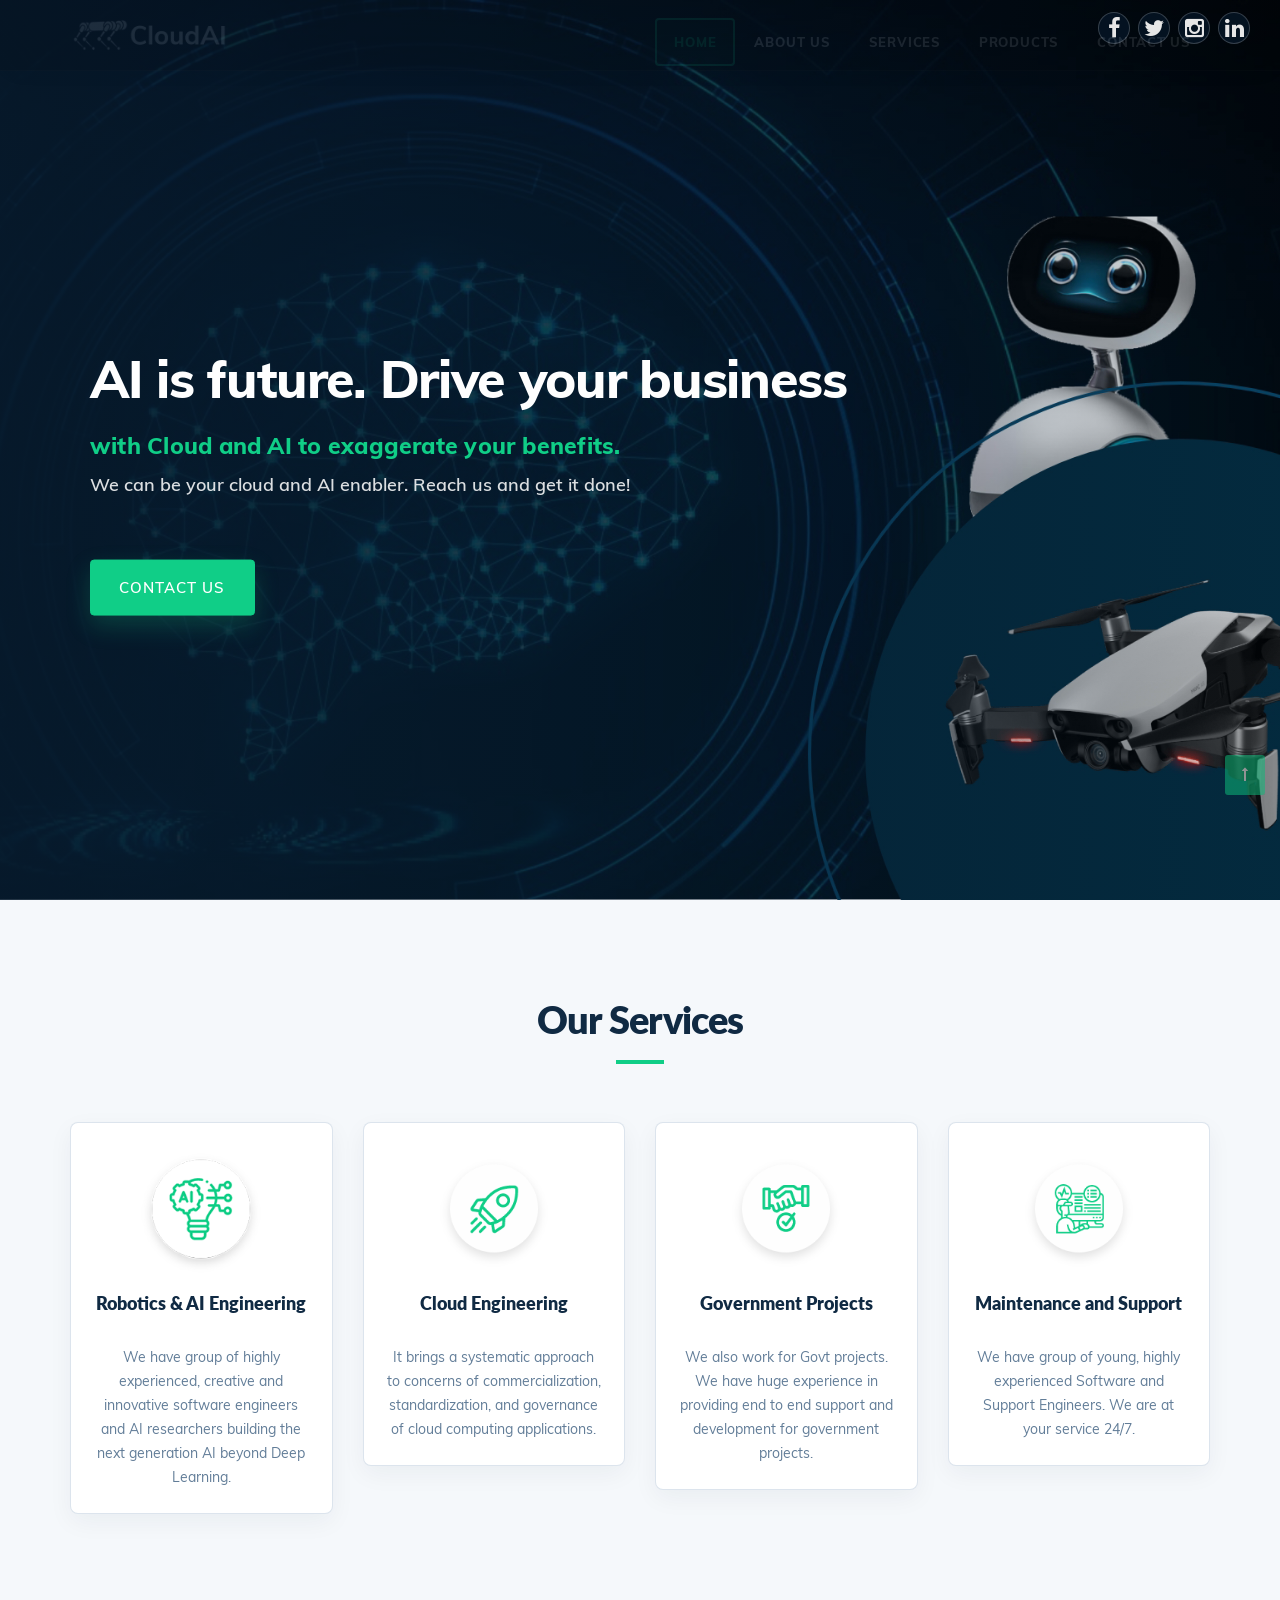
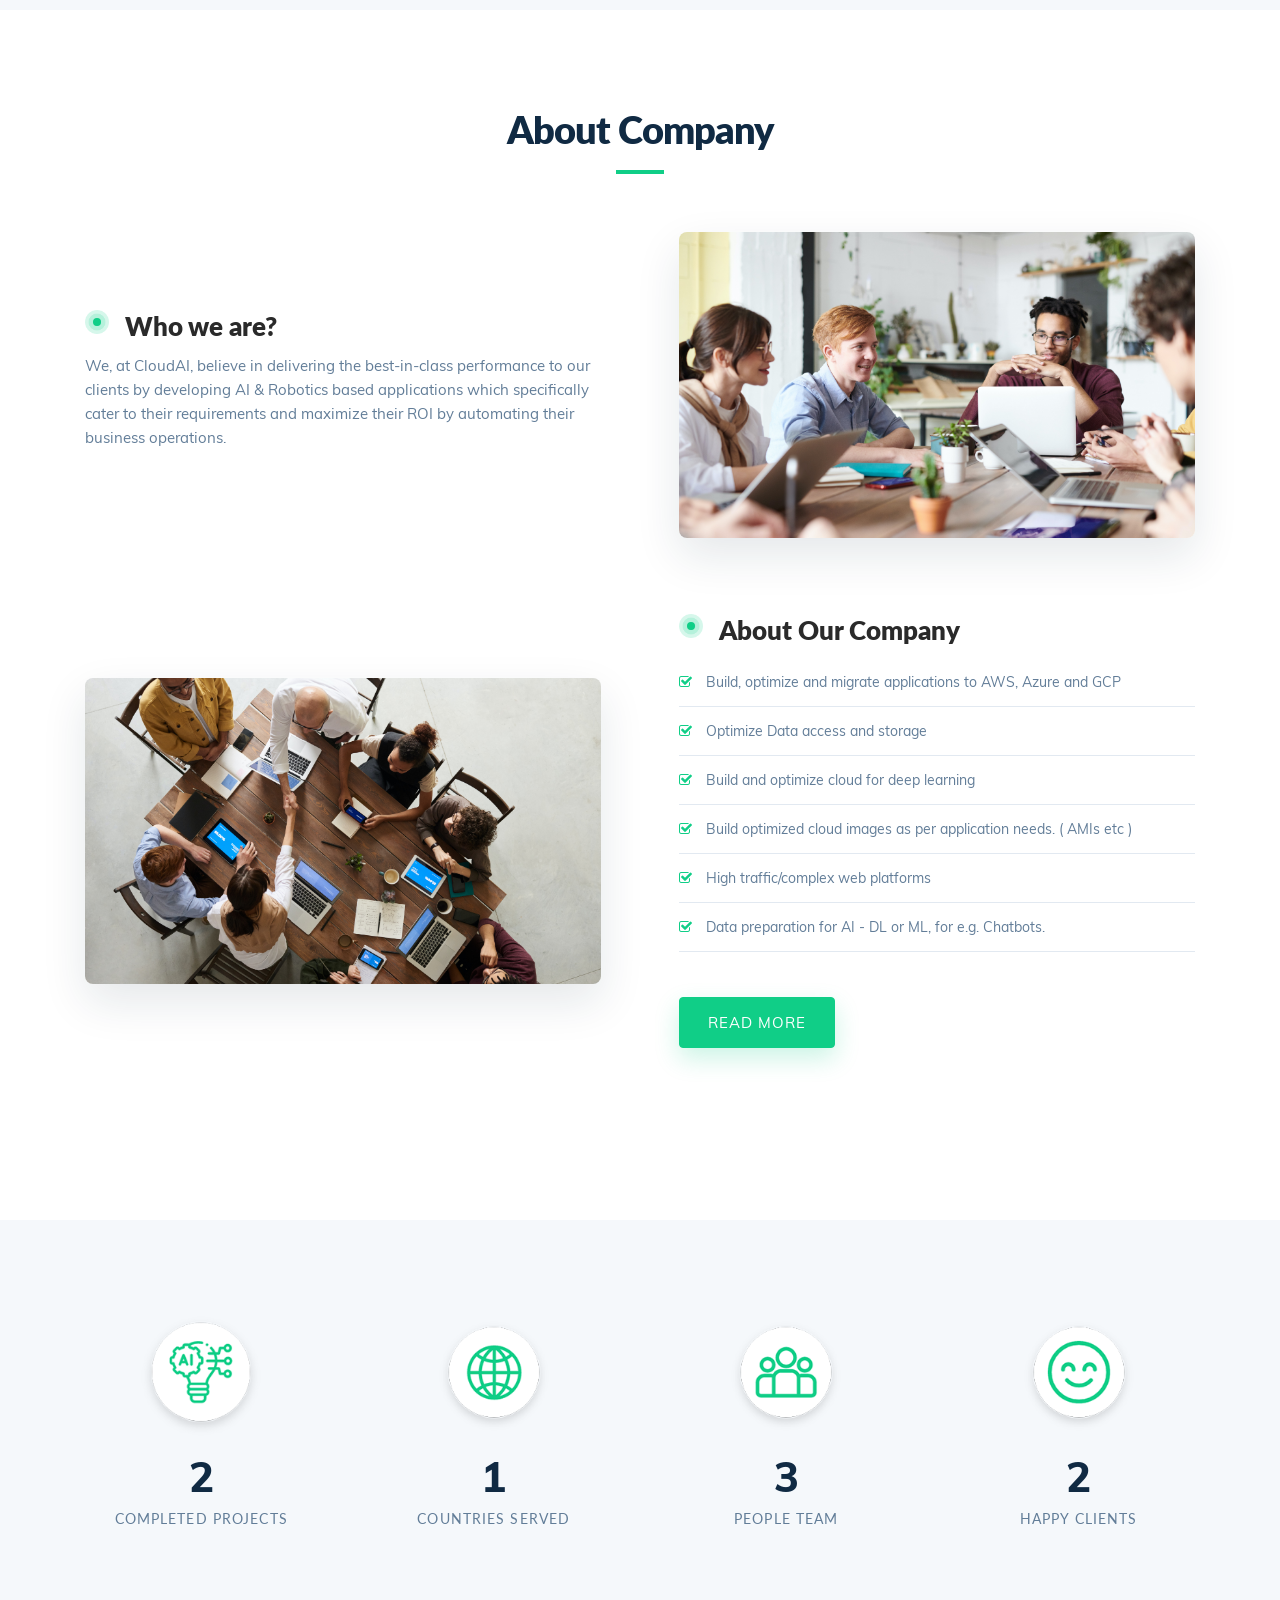
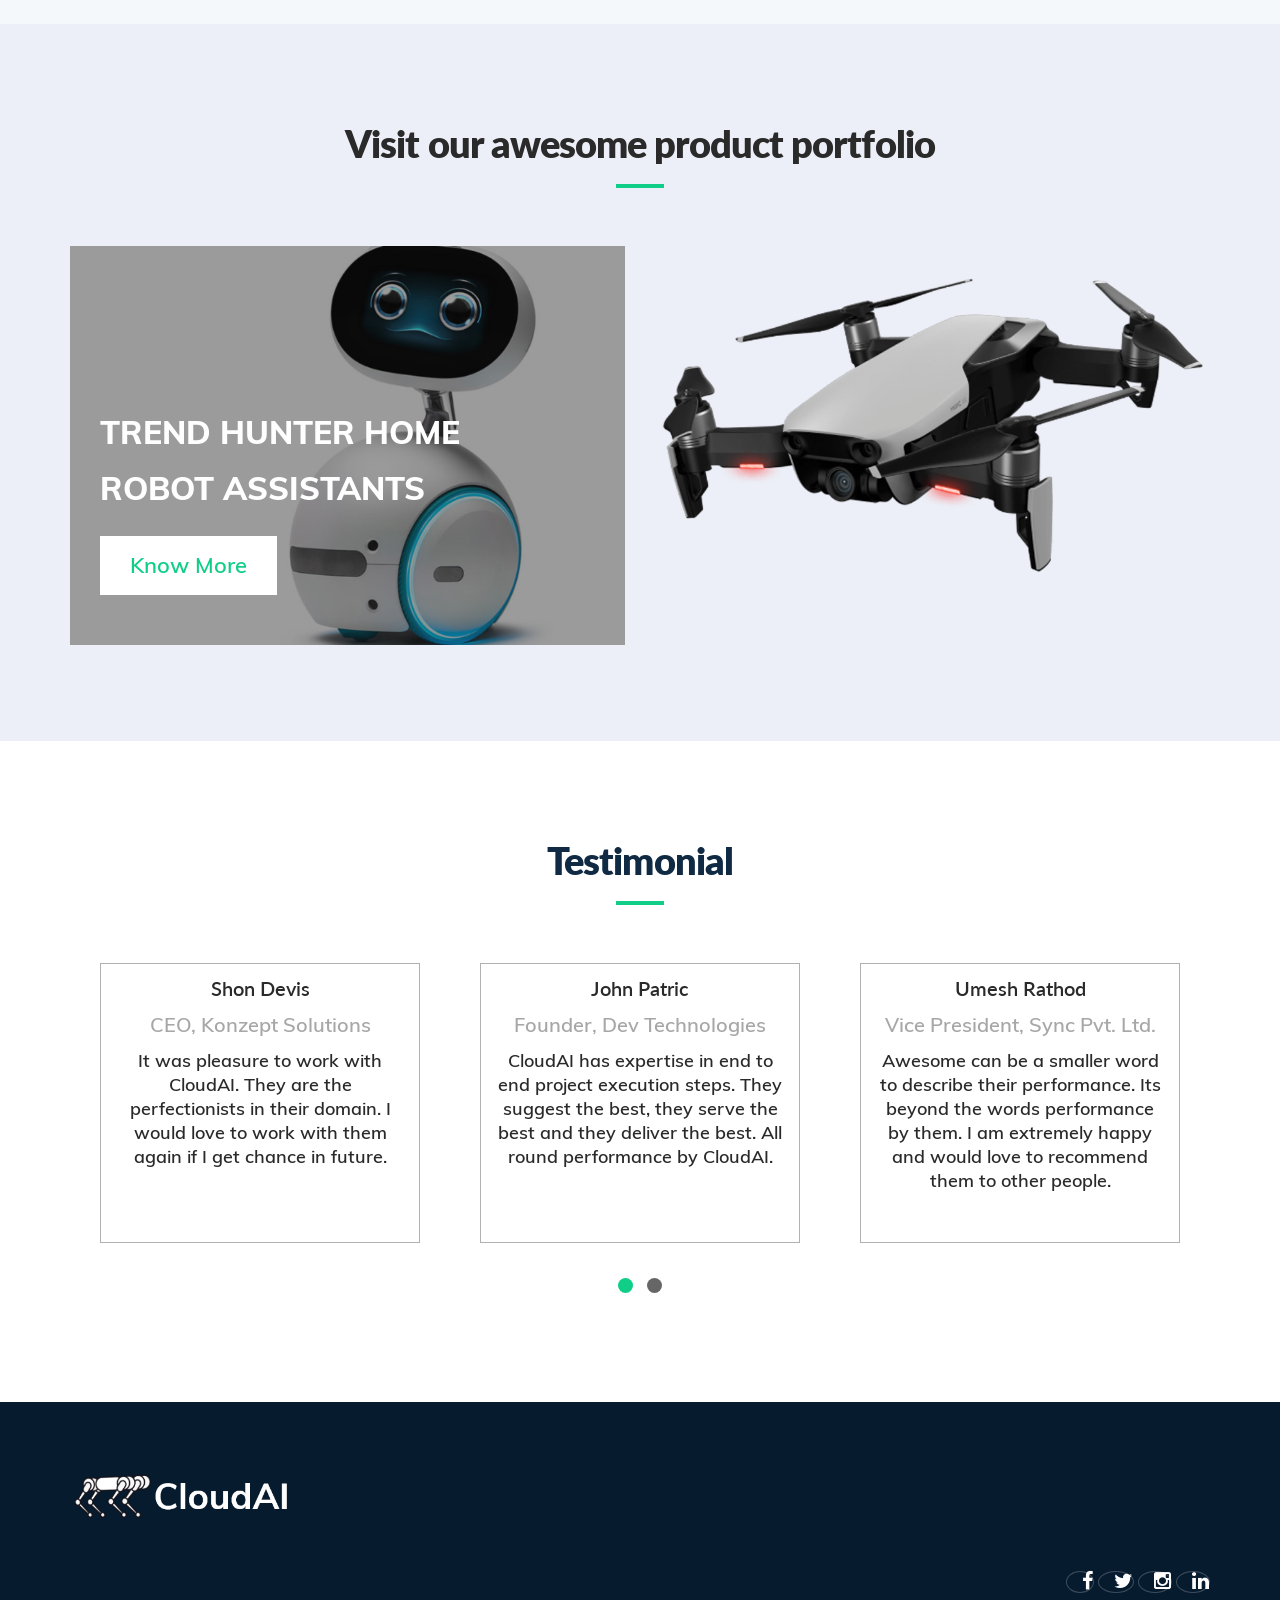
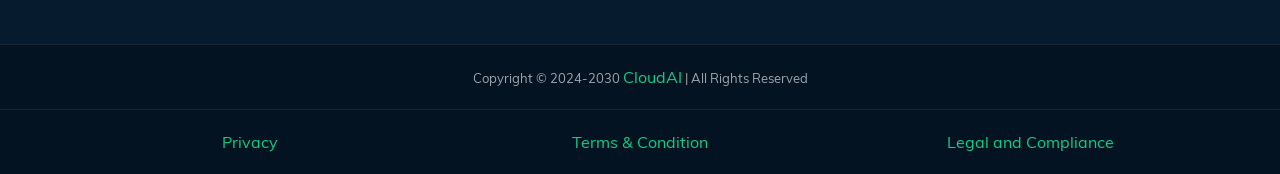
<file: index.html>
<!DOCTYPE html>
<html lang="en">
    <head>
        <meta charset="utf-8">
        <meta http-equiv="X-UA-Compatible" content="IE=edge">
        <meta name="keywords" content="HTML5 Template" />
        <meta name="description" content="The Home of Robotics and AI Innovations" />
        <meta name="author" content="potenzaglobalsolutions.com" />
        <meta name="viewport" content="width=device-width, initial-scale=1, maximum-scale=1" />
        <title>Robotics | Cloud | AI Innovation</title>
        <!-- Favicon -->
        <link rel="shortcut icon" href="images/icon.png" />
        <!-- bootstrap -->
        <link href="css/bootstrap.min.css" rel="stylesheet" type="text/css" />
        <!-- plugins -->
        <link href="css/plugins-css.css" rel="stylesheet" type="text/css" />
        <!-- mega menu -->
        <link href="css/mega-menu/mega_menu.css" rel="stylesheet" type="text/css" />
        <!-- default -->
        <link href="css/default.css" rel="stylesheet" type="text/css" />
        <!-- main style -->
        <link href="css/style.css" rel="stylesheet" type="text/css" />
        <!-- responsive -->
        <link href="css/responsive.css" rel="stylesheet" type="text/css" />
        <!-- custom style -->
        <link href="css/custom.css" rel="stylesheet" type="text/css" />
    </head>
    <body>
        <div class="page-wrapper">
            <!--=================================
                preloader -->
            <div id="preloader">
                <div class="clear-loading loading-effect"> <span></span> </div>
            </div>
            <!--=================================
                preloader -->
            <!--=================================
                header -->
            <header id="header" class="header">
                <div class="topbar-right">
                    <ul>
                        <li><a href="https://www.facebook.com/reachcloudai/" target="_blank"><i class="fa fa-facebook"></i></a></li>
                        <li><a href="https://twitter.com/trust__app" target="_blank"><i class="fa fa-twitter"></i></a></li>
                        <li><a href="https://www.linkedin.com/company/cloudai.in" target="_blank"><i class="fa fa-instagram"></i></a></li>
                        <li><a href="https://www.linkedin.com/company/cloudai.in" target="_blank"><i class="fa fa-linkedin"></i></a></li>
                                      </ul>
                </div>
                <!--=================================
                    mega menu -->
                <div class="menu">
                    <!-- menu start -->
                    <nav id="menu-1" class="mega-menu">
                        <!-- menu list items container -->
                        <section class="menu-list-items">
                            <div class="container">
                                <div class="row">
                                    <div class="col-lg-12 col-md-12">
                                        <!-- menu logo -->
                                        <ul class="menu-logo">
                                            <li>
                                                <a href="https://cloudai.in/">
                                                <img id="logo_img" src="images/img/logo.png" alt="logo">
                                                </a>
                                            </li>
                                        </ul>
                                        <!-- menu links -->
                                        <ul class="menu-links">
                                            <!-- active class -->
                                            <li class="active"><a href="https://cloudai.in/"> Home</a></li>
                                            <li><a href="about.html">About Us</a></li>
                                            <li><a href="service.html">Services</a> </li>
                                            <li><a href="product.html">Products</a> </li>
<!--                                             <li><a href="job_adda.html">Job Adda</a></li> -->
                                            <li><a href="contact.html"> Contact Us</a></li>
                                        </ul>
                                    </div>
                                </div>
                            </div>
                        </section>
                    </nav>
                    <!-- menu end -->
                </div>
            </header>
            <!--=================================
                header -->
            <!--=================================
                banner -->
            <section class="banner">
                <img src="images/img/header_img.png" alt="" class="desk">
                <img src="images/img/header_img_2.jpg" alt="" class="mob">
                <div class="banner_caption">
                    <aside>AI is future. Drive your business </aside>
                    <span>with Cloud and AI to exaggerate your benefits.</span>
                    <p>We can be your cloud and AI enabler. Reach us and get it done!
                    </p>
                    <a href="contact.html">Contact Us</a>
                </div>
            </section>
            <!--=================================
                banner -->
            <!--=================================
                service-->
            <section class="service page-section-ptb">
                <div class="container">
                    <div class="row">
                        <div class="col-lg-12 col-md-12">
                            <div class="section-title-1 text-center">
                                <h1>Our Services</h1>
                            </div>
                        </div>
                    </div>
                    <!-- =========================================== -->
                    <div class="row">
                        <div class="col-lg-3 col-md-6 col-sm-6">
                            <div class="feature-11 text-center clearfix">
                                <div class="service_icon">
                                    <img src="images/img/completed_projects.png" alt="">
                                </div>
                                <div class="feature-11-info">
                                    <h4 class="pb-20">Robotics & AI Engineering</h4>
                                    <p>We have group of highly experienced, creative and innovative software engineers and AI researchers building the next generation AI beyond Deep Learning.</p>
                                </div>
                            </div>
                        </div>
                        <div class="col-lg-3 col-md-6 col-sm-6">
                            <div class="feature-11 text-center clearfix">
                                <div class="service_icon">
                                    <img src="images/img/cloud_engineering.png" alt="">
                                </div>
                                <div class="feature-11-info">
                                    <h4 class="pb-20">Cloud Engineering</h4>
                                    <p>It brings a systematic approach to concerns of commercialization, standardization, and governance of cloud computing applications.</p>
                                </div>
                            </div>
                        </div>
                        <div class="col-lg-3 col-md-6 col-sm-6">
                            <div class="feature-11 text-center clearfix">
                                <div class="service_icon">
                                    <img src="images/img/goverment project.png" alt="">
                                </div>
                                <div class="feature-11-info">
                                    <h4 class="pb-20">Government Projects</h4>
                                    <p>We also work for Govt projects. We have huge experience in providing end to end support and development for government projects.</p>
                                </div>
                            </div>
                        </div>
                        <div class="col-lg-3 col-md-6 col-sm-6 clearfix">
                            <div class="feature-11 text-center">
                                <div class="service_icon">
                                    <img src="images/img/main_tanice.png" alt="">
                                </div>
                                <div class="feature-11-info">
                                    <h4 class="pb-20">Maintenance and Support </h4>
                                    <p>We have group of young, highly experienced Software and Support Engineers. We are at your service 24/7.</p>
                                </div>
                            </div>
                        </div>
                    </div>
                    <!-- =========================================== --> 
                </div>
            </section>
            <!--=================================
                service-->
            <!--=================================
                About-->
            <section class="about_company page-section-ptb">
                <div class="container">
                    <div class="row">
                        <div class="col-lg-12 col-md-12">
                            <div class="section-title-1 text-center">
                                <h1>About Company</h1>
                            </div>
                        </div>
                    </div>
                    <div class="row">
                        <div class="col-lg-12">
                            <div class="abot_div">
                                <div class="abot_text">
                                    <h3 class="text-blue">Who we are?</h3>
                                    <p style="font-size:15px">We, at CloudAI, believe in delivering the best-in-class performance to our clients by developing AI & Robotics based applications which specifically cater to their requirements and maximize their ROI by automating their business operations.</p>
                                </div>
                                <div class="abotimg">
                                    <img src="images/img/who_we_img.png" alt="job_seeker">
                                </div>
                            </div>
                            <div class="abot_div">
                                <div class="abotimg">
                                    <img src="images/img/get to know.png" alt="job_seeker">
                                </div>
                                <div class="abot_text">
                                    <h3 class="text-blue">About Our Company</h3>
                                    <!-- <p class="mt-20">Sed a magna semper, porta purus eu, ullamcorper ligula. Nam sit amet consectetur sapien. Etiam dui ipsum, viverra vel turpis ut, dignissim elementum mauris. Sed dapibus auctor scelerisque. Aenean at leo tellus.</p> -->
                                    <ul class="who-we-are-about  mb-20">
                                        <li><i class="fa fa-check-square-o"></i> Build, optimize and migrate applications to AWS, Azure and GCP </li>
                                        <li><i class="fa fa-check-square-o"></i> Optimize Data access and storage</li>
                                        <li><i class="fa fa-check-square-o"></i> Build and optimize cloud for deep learning</li>
                                        <li><i class="fa fa-check-square-o"></i> Build optimized cloud images as per application needs. ( AMIs etc )</li>
                                        <li><i class="fa fa-check-square-o"></i> High traffic/complex web platforms</li>
                                        <li><i class="fa fa-check-square-o"></i> Data preparation for AI - DL or ML, for e.g. Chatbots.</li>
                                    </ul>
                                    <a href="about.html">Read More</a>
                                </div>
                            </div>
                        </div>
                    </div>
                </div>
            </section>
            <!--=================================
                About-->
            <!--=================================
                happy clients -->
            <section class="bg-6 counter-main white-bg page-section-ptb">
                <div class="container">
                    <div class="row">
                        <div class="col-lg-3 col-md-3 col-sm-6 text-center">
                            <div class="work_icon">
                                <img src="images/img/completed_projects.png" alt="">
                            </div>
                            <b class="timer" data-to="40" data-speed="10000"></b>
                            <h5>Completed Projects</h5>
                        </div>
                        <div class="col-lg-3 col-md-3 col-sm-6 text-center">
                            <div class="work_icon">
                                <img src="images/img/countries_served.png" alt="">
                            </div>
                            <b class="timer" data-to="21" data-speed="10000"></b> 
                            <h5>Countries Served</h5>
                        </div>
                        <div class="col-lg-3 col-md-3 col-sm-6 text-center">
                            <div class="work_icon">
                                <img src="images/img/people_team.png" alt="">
                            </div>
                            <b class="timer" data-to="50" data-speed="10000"></b>
                            <h5>People Team</h5>
                        </div>
                        <div class="col-lg-3 col-md-3 col-sm-6 text-center">
                            <div class="work_icon">
                                <img src="images/img/happy_clients.png" alt="">
                            </div>
                            <b class="timer" data-to="30" data-speed="10000"></b>
                            <h5>Happy Clients</h5>
                        </div>
                    </div>
                </div>
            </section>
            <!--=================================
                happy clients -->
            <!------------------------  Product and Job Addaa------------------------>
            <section class="Our_Products gray-bg page-section-ptb">
                <div class="container">
                    <div class="row">
                        <div class="col-lg-12 col-md-12">
                            <div class="section-title-1 text-center">
                                <h1 class="text-blue">Visit our awesome product portfolio</h1>
                            </div>
                        </div>
                    </div>
                    <div class="row">
                        <div class="col-lg-6 col-md-6 col-sm-6">
                            <div class="product">
                                <a href="product.html">
                                <img src="images/img/robot_pic.png" alt="job_seeker">
                                </a>
                                <div class="pro_caption"> 
                                    Trend Hunter Home Robot Assistants
                                    <a href="product.html">Know More</a>
                                </div>
                            </div>
                        </div>
                        <div class="col-lg-6 col-md-6 col-sm-6">
                            <div class="product">
                                <a href="job_adda.html">
                                <img src="images/img/drone_img.png" alt="job_seeker">
                                </a>
                            </div>
                        </div>
                    </div>
                </div>
            </section>
            <!------------------------ End Product and Job Addaa------------------------>
            <!--=================================
                Our Testimonial -->
            <section class="testimonial white-bg page-section-ptb">
                <div class="container">
                    <div class="row">
                        <div class="col-lg-12 col-md-12">
                            <div class="section-title-1 text-center">
                                <h1>Testimonial </h1>
                            </div>
                        </div>
                    </div>
                    <div class="row">
                        <div class="col-lg-12 col-md-12">
                            <div class="owl-carousel-4">
                                <div class="item">
                                    <div class="testimonial text-center">
                                        <div class="testimonial-avatar">
<!--                                             <img src="images/img/testimonial-1.jpg" alt=""> -->
                                        </div>
                                        <div class="testimonial-info" style="height: 280px;">
                                            <h5>Shon Devis</h5>
                                            <span>CEO, Konzept Solutions</span>
                                            <p>It was pleasure to work with CloudAI. They are the perfectionists in their domain. I would love to work with them again if I get chance in future.</p>
                                        </div>
                                    </div>
                                </div>
                                <div class="item">
                                    <div class="testimonial text-center">
                                        <div class="testimonial-avatar">
<!--                                             <img src="images/img/testimonial-2.jpg" alt=""> -->
                                        </div>
                                        <div class="testimonial-info" style="height: 280px;">
                                            <h5>John Patric</h5>
                                            <span>Founder, Dev Technologies</span>
                                            <p>CloudAI has expertise in end to end project execution steps. They suggest the best, they serve the best and they deliver the best. All round performance by CloudAI.</p>
                                        </div>
                                    </div>
                                </div>
                                <div class="item">
                                    <div class="testimonial text-center">
                                        <div class="testimonial-avatar">
<!--                                             <img src="images/img/testimonial-3.jpg" alt=""> -->
                                        </div>
                                        <div class="testimonial-info" style="height: 280px;">
                                            <h5>Umesh Rathod</h5>
                                            <span>Vice President, Sync Pvt. Ltd.</span>
                                            <p>Awesome can be a smaller word to describe their performance. Its beyond the words performance by them. I am extremely happy and would love to recommend them to other people.</p>
                                        </div>
                                    </div>
                                </div>
                                
                           <div class="item">
                                    <div class="testimonial text-center">
                                        <div class="testimonial-avatar">
<!--                                             <img src="images/img/testimonial-4.jpg" alt=""> -->
                                        </div>
                                        <div class="testimonial-info" style="height: 280px;">
                                            <h5>Ms. Jady</h5>
                                            <span>Vice President, PrimeCloud Pvt. Ltd.</span>
                                            <p>Best remote team I ever work with. Super intelligent and smart engineers CloudAI has. Really I love working this guys. CloudAI is now integral part of our remote group. Good Luck team...keep rocking.</p>
                                        </div>
                                    </div>
                                </div>
                              								
							  <!--  <div class="item">
                                    <div class="testimonial text-center">
                                        <div class="testimonial-avatar">
                                            <img src="images/img/user_1.png" alt="">
                                        </div>
                                        <div class="testimonial-info">
                                            <h5>John Doe</h5>
                                            <span>Founder | FirstAI</span>
                                            <p>Pellentesque habitant morbi tris tique senectus et netus et malesu ada fames ac turpis egestas . Ut arcu libero, pulvinar non massa sed, accu</p>
                                        </div>
                                    </div>
                                </div>
                                <div class="item">
                                    <div class="testimonial text-center">
                                        <div class="testimonial-avatar">
                                            <img src="images/img/user_2.png" alt="">
                                        </div>
                                        <div class="testimonial-info">
                                            <h5>John Doe</h5>
                                            <span>Founder | FirstAI</span>
                                            <p>Pellentesque habitant morbi tris tique senectus et netus et malesu ada fames ac turpis egestas . Ut arcu libero, pulvinar non massa sed, accu</p>
                                        </div>
                                    </div>
                                </div>
                                <div class="item">
                                    <div class="testimonial text-center">
                                        <div class="testimonial-avatar">
                                            <img src="images/img/user_3.png" alt="">
                                        </div>
                                        <div class="testimonial-info">
                                            <h5>John Doe</h5>
                                            <span>Founder | FirstAI</span>
                                            <p>Pellentesque habitant morbi tris tique senectus et netus et malesu ada fames ac turpis egestas . Ut arcu libero, pulvinar non massa sed, accu</p>
                                        </div>
                                    </div>
                                </div> -->
                            </div>
                        </div>
                    </div>
                </div>
            </section>
            <!--=================================
                Our Testimonial -->
            <!--=================================
                footer -->
            <footer class="footer">
                <div class="container">
                    <div class="row">
                        <div class="col-lg-6 col-md-6 ">
                            <div class="footerlogo">
                                <a href="#">
                                <img src="images/img/logo.png" alt="">
                                </a>
                            </div>
                            <!-- <div class="newlatter">
                                <input type="text" placeholder="Email address">
                                <button>Get Quotes</button>
                            </div> -->
                        </div>
                        <div class="col-lg-6 col-md-6">
                            <div class="ftlink">
                                <a href="mailto:cloudai@gmail.com">
                              <!--   <i class="fa fa-envelope"></i>  contact@cloudai.in -->
                                </a>
                                <a href="tel:+919876543210">
                             <!--   <i class="fa fa-phone"></i>  (+91)701 900 2354 -->
                                </a>
                            </div>
                            <div class="footer-widget-social">
                                <ul>
                                    <li><a href="https://www.facebook.com/reachcloudai/" target="_blank" data-tooltip="facebook"><i class="fa fa-facebook"></i></a></li>
                                    <li><a href="#" data-tooltip="twitter" target="_blank"><i class="fa fa-twitter"></i></a></li>
                                    <li><a href="#" data-tooltip="Instagram" target="_blank"><i class="fa fa-instagram"></i> </a></li>
                                    <li><a href="https://www.linkedin.com/company/cloudai.in" target="_blank" data-tooltip="Linkedin"><i class="fa fa-linkedin"></i> </a></li>
                                                              </ul>
                            </div>
                        </div>
                    </div>
                </div>
            </footer>
            <div class="cpoyright">
                <div class="container">
                    <div class="row">
                        <div class="col-lg-12">
                            Copyright © 2024-2030 <a href="#">CloudAI</a> | All Rights Reserved
                        </div>
                    </div>
                </div>
            </div>
            
            <div class="cpoyright">
  <div class="container">
    <div class="row">
      <div class="col-lg-4">
        <a href="https://cloudai.in/trust-pp.html" target="_blank">Privacy</a>
      </div>
      <div class="col-lg-4">
        <a href="https://cloudai.in/trust-tos.html" target="_blank">Terms & Condition</a>
      </div>
      <div class="col-lg-4">
        <a href="https://cloudai.in/trust-cm.html" target="_blank">Legal and Compliance</a>
      </div>
    </div>
  </div>
</div>
            
            <!--=================================
                footer -->
        </div>
        <div id="back-to-top"><a class="top arrow" href="#top"><i class="fa fa-long-arrow-up"></i></a></div>
        <!--=================================
            jquery -->
        <!-- jquery  -->
        <script type="text/javascript" src="js/jquery.min.js"></script>
        <!-- bootstrap -->
        <script type="text/javascript" src="js/bootstrap.min.js"></script>
        <!-- plugins-jquery -->
        <script type="text/javascript" src="js/plugins-jquery.js"></script>
        <!-- appear -->
        <script src="js/jquery.appear.js"></script>
        <!-- mega menu -->
        <script type="text/javascript" src="js/mega-menu/mega_menu.js"></script>
        <!-- socialstream -->
        <script src="js/social/socialstream.jquery.js"></script>
        <!-- popup -->
        <script src="js/popup/jquery.magnific-popup.js"></script>
        <!-- isotope -->
        <script src="js/isotope/isotope.pkgd.min.js"></script>
        <!-- counter -->
        <script src="js/counter/jquery.countTo.js"></script>
        <!-- revoluation -->
        <script type="text/javascript" src="js/revolution/rs-plugin/js/jquery.themepunch.tools.min.js"></script>   
        <script type="text/javascript" src="js/revolution/rs-plugin/js/jquery.themepunch.revolution.min.js"></script>
        <!-- custom -->
        <script type="text/javascript" src="js/custom.js"></script>
    </body>
</html>
</file>
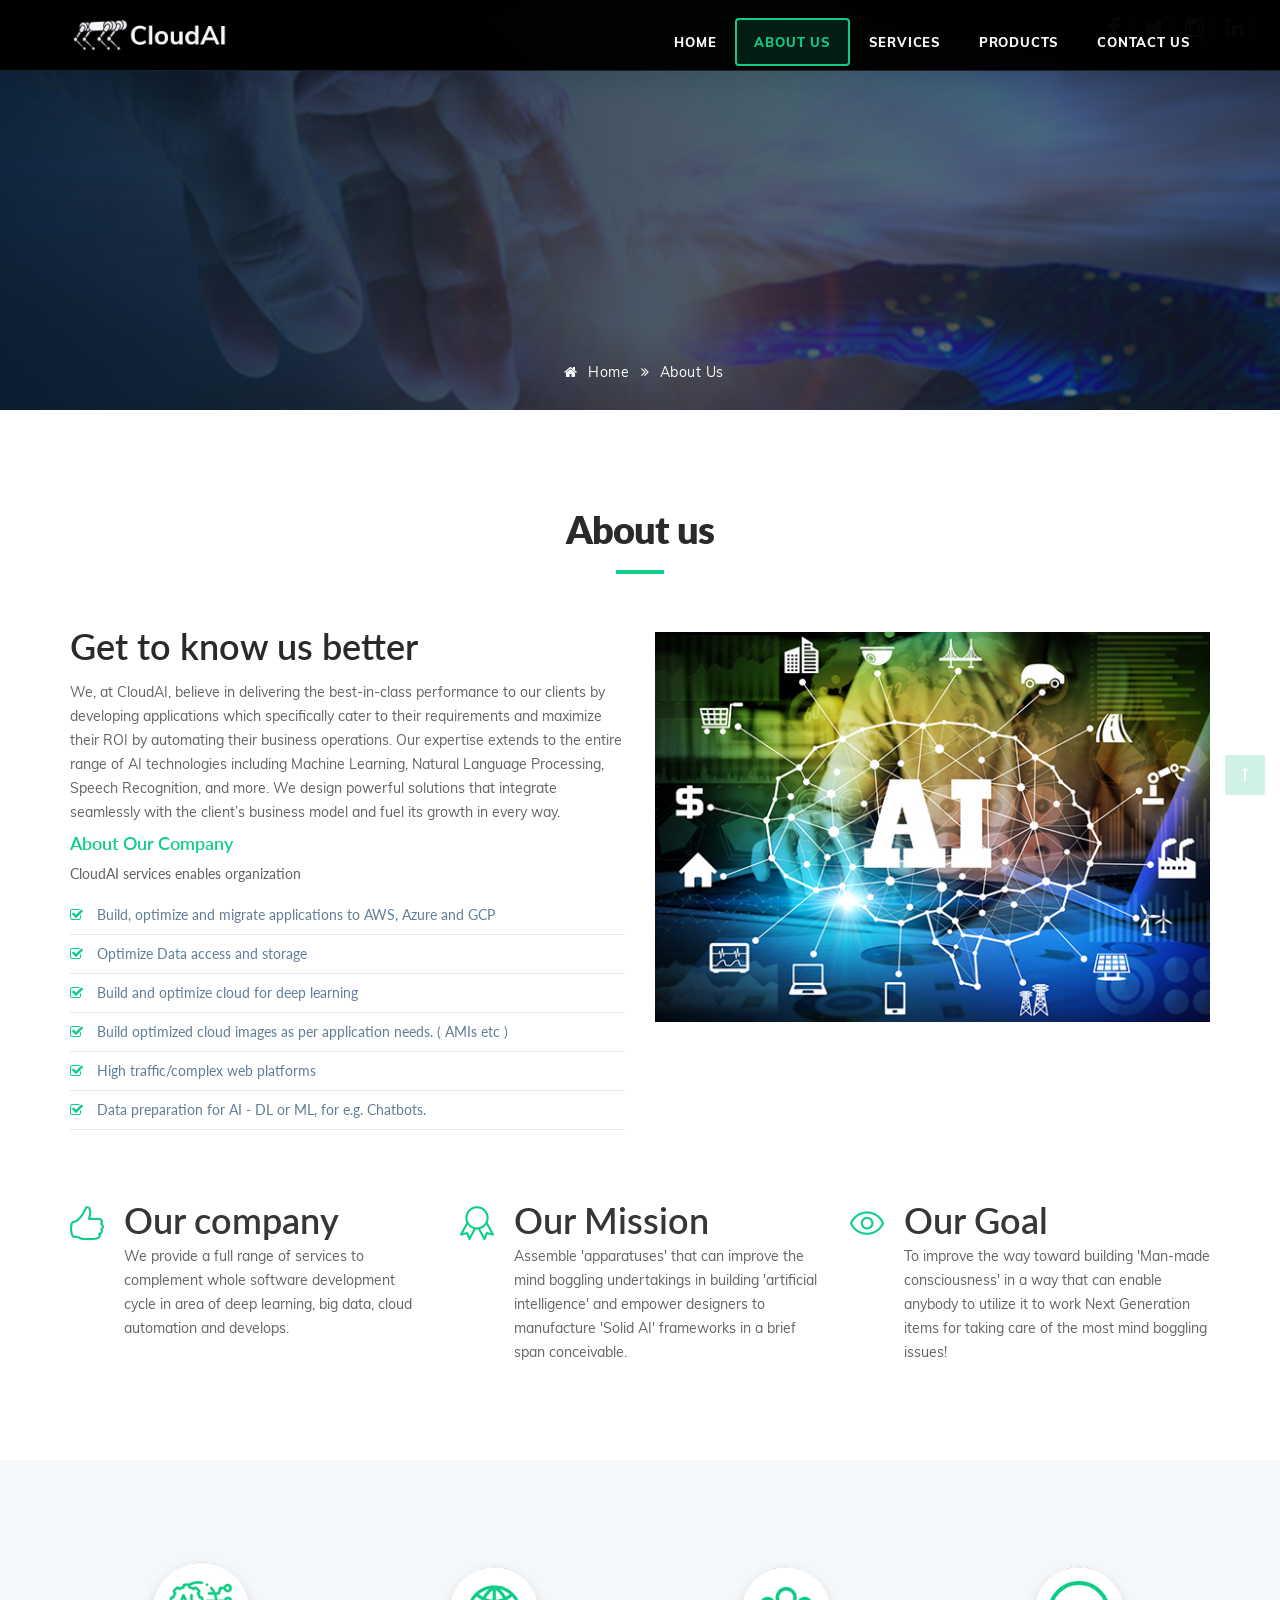
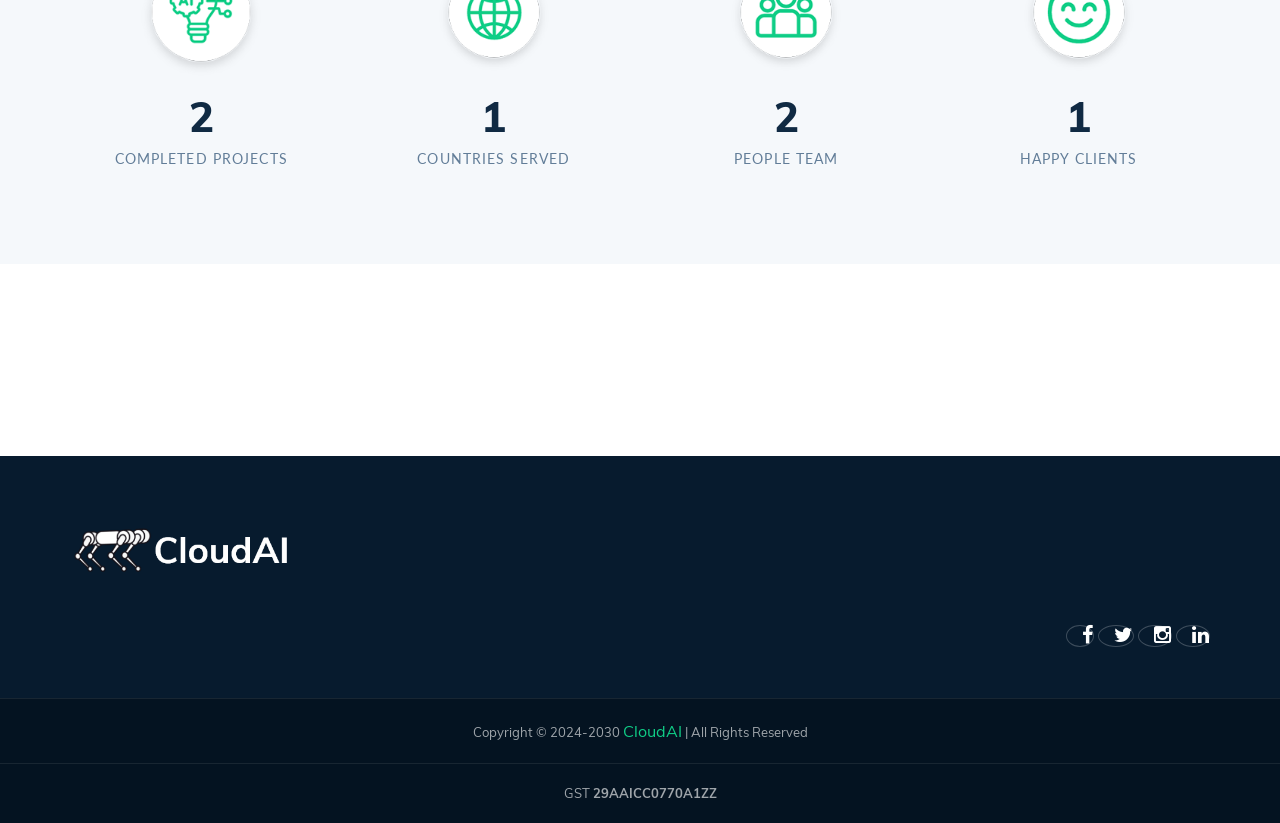
<file: about.html>
<!DOCTYPE html>

<html lang="en">

<head>

<meta charset="utf-8">

<meta http-equiv="X-UA-Compatible" content="IE=edge">

<meta name="keywords" content="HTML5 Template" />

<meta name="description" content="The Home of Robotics and AI Innovations" />

<meta name="author" content="potenzaglobalsolutions.com" />

<meta name="viewport" content="width=device-width, initial-scale=1, maximum-scale=1" />

<title>CloudAI | About</title>



<!-- Favicon -->

<link rel="shortcut icon" href="images/icon.ico" />



<!-- bootstrap -->

<link href="css/bootstrap.min.css" rel="stylesheet" type="text/css" />



<!-- plugins -->

<link href="css/plugins-css.css" rel="stylesheet" type="text/css" />



<!-- mega menu -->

<link href="css/mega-menu/mega_menu.css" rel="stylesheet" type="text/css" />

 

 <!-- default -->

<link href="css/default.css" rel="stylesheet" type="text/css" />



<!-- main style -->

<link href="css/style.css" rel="stylesheet" type="text/css" />



<!-- responsive -->

<link href="css/responsive.css" rel="stylesheet" type="text/css" />



<!-- custom style -->

<link href="css/custom.css" rel="stylesheet" type="text/css" />



<style>



.page-section-pt{padding-top:0px;}
ul.who-we-are-about li{line-height: 20px;} 


</style>



</head>



<body>



<div class="page-wrapper">



<!--=================================

 preloader -->

 

<div id="preloader">

  <div class="clear-loading loading-effect"> <span></span> </div>

</div>



<!--=================================

 preloader -->



 

<!--=================================

 header -->
<header id="header" class="header">
  <div class="topbar-right">
    <ul>
      <li><a href="https://www.facebook.com/reachcloudai/" target="_blank"><i class="fa fa-facebook"></i></a></li>
      <li><a href="https://twitter.com/trust__app" target="_blank"><i class="fa fa-twitter"></i></a></li>
      <li><a href="https://www.linkedin.com/company/cloudai.in" target="_blank"><i class="fa fa-instagram"></i></a></li>
      <li><a href="https://www.linkedin.com/company/cloudai.in" target="_blank"><i class="fa fa-linkedin"></i></a></li>
    </ul>
  </div>
<!--=================================
 mega menu -->

<div class="menu">  
  <!-- menu start -->
   <nav id="menu-1" class="mega-menu">
    <!-- menu list items container -->
    <section class="menu-list-items">
     <div class="container"> 
      <div class="row"> 
       <div class="col-lg-12 col-md-12"> 
        <!-- menu logo -->
        <ul class="menu-logo">
            <li>
                <a href="https://cloudai.in/">
                  <img id="logo_img" src="images/img/logo.png" alt="logo">
                 </a>
            </li>
        </ul>
        <!-- menu links -->
        <ul class="menu-links">
            <!-- active class -->
            <li><a href="https://cloudai.in/"> Home</a></li>

            <li class="active"><a href="about.html">About Us</a></li>

            <li><a href="service.html">Services</a> </li>

            <li><a href="product.html">Products</a> </li>

<!--             <li><a href="job_adda.html">Job Adda</a></li> -->

            <li><a href="contact.html"> Contact Us</a></li>
        </ul>
       </div>
      </div>
     </div>
    </section>
   </nav>
  <!-- menu end -->
 </div>
</header>



<!--=================================

 header -->





<!--=================================

 inner-intro-->



<section class="inner-intro bg-2 inner_banner">

  <div class="container">

     <div class="row text-center intro-title">

            

            <ul class="page-breadcrumb">

              <li><a href="https://cloudai.in/"><i class="fa fa-home"></i> Home</a> <i class="fa fa-angle-double-right"></i></li>

              <li><a href="about.html">About Us</a></li>

              

           </ul>

     </div>

  </div>

</section>



<!--=================================

 inner-intro-->







<section class="about page-section-ptb">

  <div class="container">

    <div class="row">

       <div class="col-lg-12 col-md-12">

        <div class="section-title-1 text-center">

            <h1 class="text-blue">About us</h1>

        </div>

      </div>

    </div>

     <div class="row">

      <div class="col-lg-6 col-md-6">

        <div class="who-we-are-right">

          <h3 class="text-blue mb-20">Get to know us better</h3>

          <p>We, at CloudAI, believe in delivering the best-in-class performance to our clients by developing applications which specifically cater to their requirements and maximize their ROI by automating their business operations. Our expertise extends to the entire range of AI technologies including Machine Learning, Natural Language Processing, Speech Recognition, and more. We design powerful solutions that integrate seamlessly with the client’s business model and fuel its growth in every way.</p>

          <h5><span class="tooltip-content-2" data-placement="top" data-toggle="tooltip" data-original-title="CloudAI">About Our Company</span></5>

          <p style="padding-top:10px;">CloudAI services enables organization</p>
          <ul class="who-we-are-about  mb-20">

            <li><i class="fa fa-check-square-o"></i> Build, optimize and migrate applications to AWS, Azure and GCP </li>

            <li><i class="fa fa-check-square-o"></i> Optimize Data access and storage</li>

            <li><i class="fa fa-check-square-o"></i> Build and optimize cloud for deep learning</li>
            <li><i class="fa fa-check-square-o"></i> Build optimized cloud images as per application needs. ( AMIs etc )</li>
            <li><i class="fa fa-check-square-o"></i> High traffic/complex web platforms</li>
            <li><i class="fa fa-check-square-o"></i> Data preparation for AI - DL or ML, for e.g. Chatbots.</li>

          </ul> 

        
        </div>

      </div>  

      <div class="col-lg-6 col-md-6">

         <div class="who-we-are-left">

         

          <div class="item"><img src="images/about/branding.jpg" alt="">

          </div>

         

         

        </div>

      </div>

     </div>

     <br/><br/>

     <div class="row">

       <div class="col-lg-4 col-md-4">

         <div class="feature-3">

            <div class="feature-3-title">

              <span class="icon-like" aria-hidden="true"></span>

            </div>

            <div class="feature-3-info">

              <h3 class="text-back">Our company</h3>

              <p>We provide a full range of services to complement whole software development cycle in area of deep learning, big data, cloud automation and develops.</p>

            </div>

         </div>

       </div>

       <div class="col-lg-4 col-md-4">

         <div class="feature-3">

            <div class="feature-3-title">

              <span class="icon-badge" aria-hidden="true"></span>

            </div>

            <div class="feature-3-info">

              <h3 class="text-back">Our Mission</h3>

              <p>Assemble 'apparatuses' that can improve the mind boggling undertakings in building 'artificial intelligence' and empower designers to manufacture 'Solid AI' frameworks in a brief span conceivable.</p>

            </div>

         </div>

       </div>

       <div class="col-lg-4 col-md-4">

         <div class="feature-3">

            <div class="feature-3-title">

             <span class="icon-eye" aria-hidden="true"></span>

            </div>

            <div class="feature-3-info">

              <h3 class="text-back">Our Goal</h3>

              <p>To improve the way toward building 'Man-made consciousness' in a way that can enable anybody to utilize it to work Next Generation items for taking care of the most mind boggling issues!</p>

            </div>

         </div>

       </div>

     </div>

  </div>

</section>







 <!--=================================

counter-->


<section class="bg-6 counter-main white-bg page-section-ptb">

 <div class="container">

  <div class="row">

    <div class="col-lg-3 col-md-3 col-sm-6 text-center">
        <div class="work_icon">
          <img src="images/img/completed_projects.png" alt="">
        </div>
        <b class="timer" data-to="40" data-speed="10000"></b>

        <h5>Completed Projects</h5>

     </div>

     <div class="col-lg-3 col-md-3 col-sm-6 text-center">
      <div class="work_icon">
        <img src="images/img/countries_served.png" alt="">
      </div>
        <b class="timer" data-to="21" data-speed="10000"></b> 

        <h5>Countries Served</h5>

     </div>

     <div class="col-lg-3 col-md-3 col-sm-6 text-center">
      <div class="work_icon">
        <img src="images/img/people_team.png" alt="">
      </div>
        <b class="timer" data-to="50" data-speed="10000"></b>

        <h5>People Team</h5>

     </div>

      <div class="col-lg-3 col-md-3 col-sm-6 text-center">
        <div class="work_icon">
          <img src="images/img/happy_clients.png" alt="">
        </div>
        <b class="timer" data-to="30" data-speed="10000"></b>

        <h5>Happy Clients</h5>

     </div>

  </div>

 </div>

</section> 




<!--=================================

counter-->





<!--------------------------- Words of Experts ------------------------>





<section class="about  about-me page-section-ptb">

  <div class="container">

<!--------------------------- 

    <div class="row">

       <div class="col-lg-12 col-md-12">

        <div class="section-title-1 text-center">

            <h1 class="text-blue">Words From Expert</h1>

            <div class="title-line"></div>

            

        </div>

      </div>

    </div>



    <div class="row">

     <div class="col-lg-4 col-md-4">

       <img class="img-responsive mike-images" src="images/team/expert.jpg" alt="" width="200" height="200">    

     </div>

     ------------------------>

  </div>

  

</section>



<!------------------------- End ------------------------------------------->



<!--=================================

 footer -->

 
<footer class="footer">

  <div class="container"> 

    <div class="row">

      <div class="col-lg-6 col-md-6 ">
        <div class="footerlogo">
          <a href="#">
            <img src="images/img/logo.png" alt="">
          </a>
        </div>
       <!--  <div class="newlatter">
          <input type="text" placeholder="Email address">
          <button>Get Quotes</button>
        </div> -->
      </div>

      <div class="col-lg-6 col-md-6">
        <div class="ftlink">
          <a href="mailto:cloudai@gmail.com">
          <!--  <i class="fa fa-envelope"></i>  cloudai@gmail.com -->
          </a>
          <a href="tel:+919876543210">
          <!--  <!--   <i class="fa fa-phone"></i>  (+91) 987 654 3210 -->
            </a>
          
        </div>
        <div class="footer-widget-social">
         <ul> 
          <li><a href="https://www.facebook.com/reachcloudai/" target="_blank" data-tooltip="facebook"><i class="fa fa-facebook"></i></a></li>
           <li><a href="#" data-tooltip="twitter" target="_blank"><i class="fa fa-twitter"></i></a></li>
          <li><a href="#" data-tooltip="Instagram" target="_blank"><i class="fa fa-instagram"></i> </a></li>
           <li><a href="https://www.linkedin.com/company/cloudai.in" target="_blank" data-tooltip="Linkedin"><i class="fa fa-linkedin"></i> </a></li>
              </ul>

       </div>

      </div>

    </div>    

   </div>

</footer>


<div class="cpoyright">
  <div class="container">
    <div class="row">
      <div class="col-lg-12">
        Copyright © 2024-2030 <a href="#">CloudAI</a> | All Rights Reserved
      </div>
    </div>
  </div>
</div>

<div class="cpoyright">
  <div class="container">
    <div class="row">
      <div class="col-lg-12">
        GST <b>29AAICC0770A1ZZ</b>
      </div>
    </div>
  </div>
</div>

<!--=================================

 footer -->





 </div>

 

<div id="back-to-top"><a class="top arrow" href="#top"><i class="fa fa-long-arrow-up"></i></a></div>

 

<!--=================================

 jquery -->



<!-- jquery  -->

<script type="text/javascript" src="js/jquery.min.js"></script>



<!-- bootstrap -->

<script type="text/javascript" src="js/bootstrap.min.js"></script>



<!-- plugins-jquery -->

<script type="text/javascript" src="js/plugins-jquery.js"></script>



<!-- appear -->

<script src="js/jquery.appear.js"></script>



<!-- mega menu -->

<script type="text/javascript" src="js/mega-menu/mega_menu.js"></script>



<!-- videoBG -->

<script src="js/video/jquery.vide.js"></script>

 

<!-- counter -->

<script src="js/counter/jquery.countTo.js"></script>



<!-- custom -->

<script type="text/javascript" src="js/custom.js"></script>

  

  

</body>

</html>
</file>
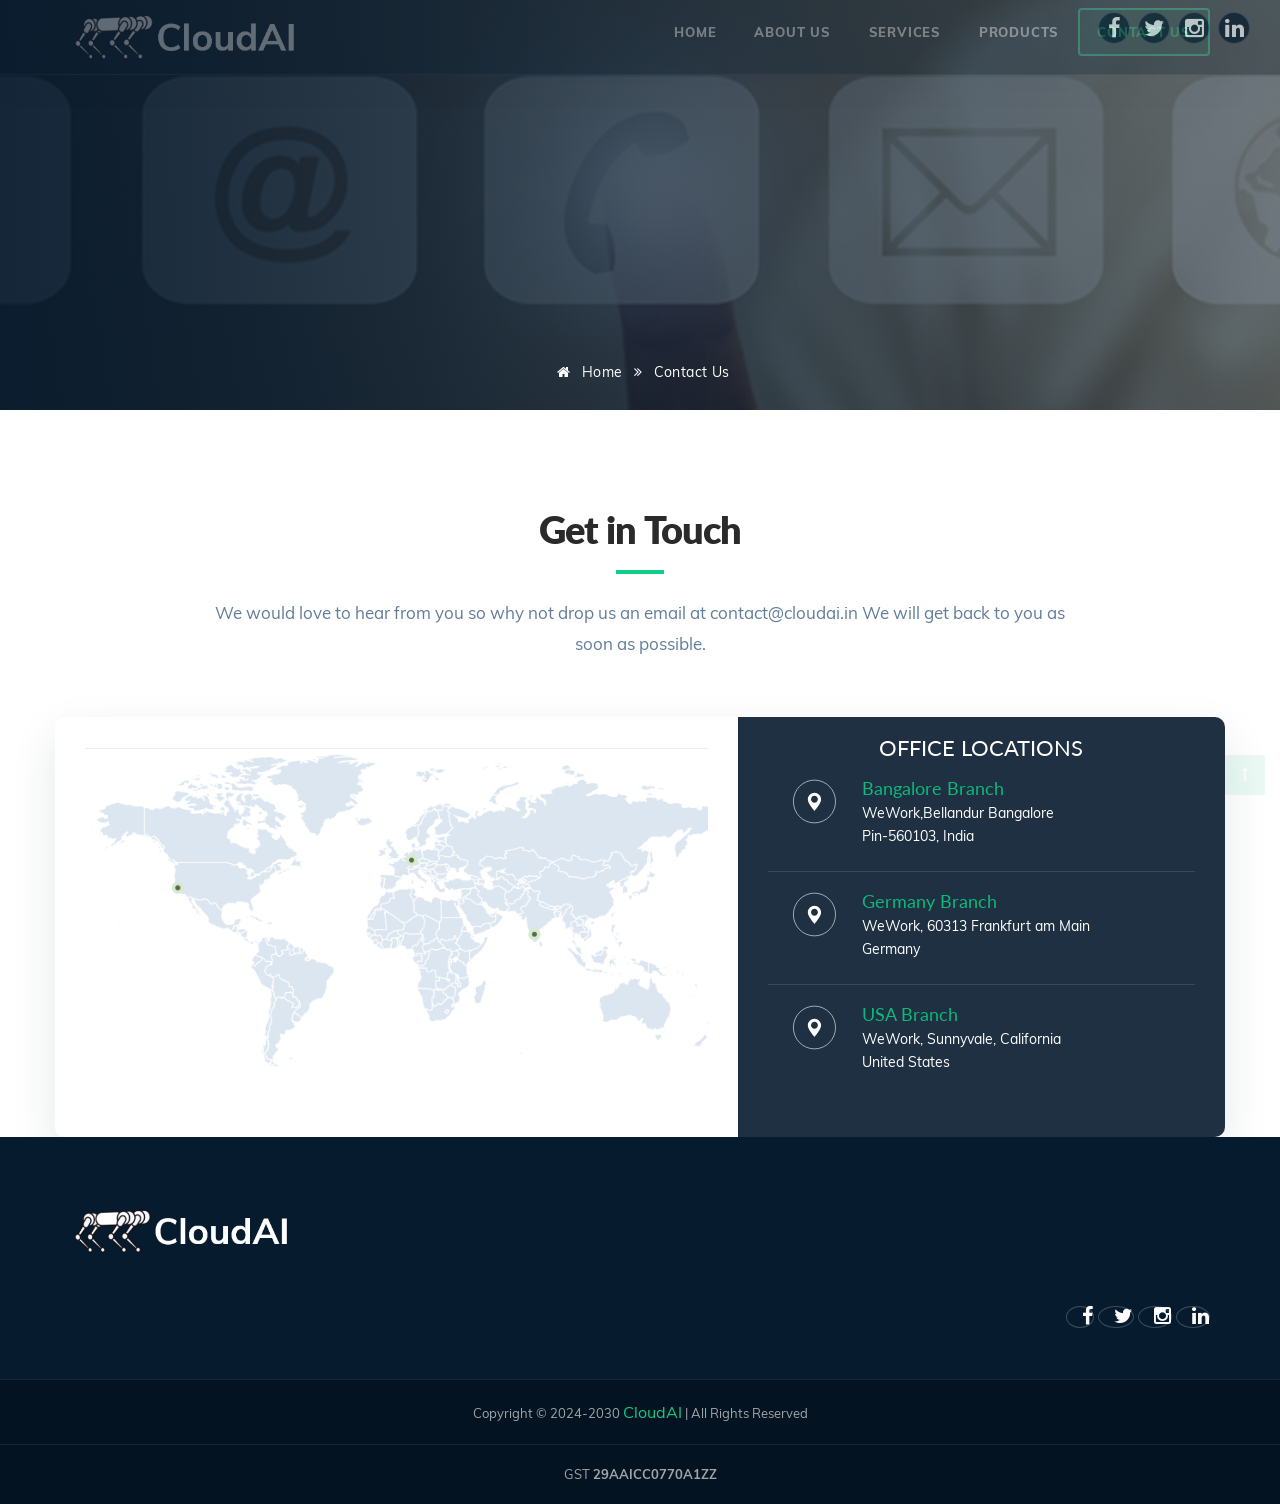
<file: contact.html>
<!DOCTYPE html>

<html lang="en">

<head>

<meta charset="utf-8">

<meta http-equiv="X-UA-Compatible" content="IE=edge">

<meta name="keywords" content="HTML5 Template" />

<meta name="description" content="The Home of Robotics and AI Innovations" />

<meta name="author" content="potenzaglobalsolutions.com" />

<meta name="viewport" content="width=device-width, initial-scale=1, maximum-scale=1" />

<title>CloudAI | Contact</title>



<!-- Favicon -->

<link rel="shortcut icon" href="images/icon.ico" />



<!-- bootstrap -->

<link href="css/bootstrap.min.css" rel="stylesheet" type="text/css" />



<!-- plugins -->

<link href="css/plugins-css.css" rel="stylesheet" type="text/css" />



<!-- mega menu -->

<link href="css/mega-menu/mega_menu.css" rel="stylesheet" type="text/css" />

 <script src="//www.google.com/recaptcha/api.js"></script>


 <!-- default -->

<link href="css/default.css" rel="stylesheet" type="text/css" />



<!-- main style -->

<link href="css/style.css" rel="stylesheet" type="text/css" />



<!-- responsive -->

<link href="css/responsive.css" rel="stylesheet" type="text/css" />



<!-- custom style -->

<link href="css/custom.css" rel="stylesheet" type="text/css" />



<style>



.page-section-pt{padding-top:0px;}
.contact{padding-bottom:0px;}
.address_icon{width:50%; margin:0px auto;}
.address_icon img{width:50%;}
.email_icon{width:50%; margin:0px auto;}
.email_icon img{width:25%;}

.contact-box img{float:left;width:14%;height: 45px;margin-right: 4%;margin-left: 4%;}
p { line-height: 13px; }
.text-yellow { color: #0eb979 !important; }

</style>



</head>



<body>



<div class="page-wrapper">



<!--=================================

 preloader -->

 

<div id="preloader">

  <div class="clear-loading loading-effect"> <span></span> </div>

</div>



<!--=================================

 preloader -->



 

<!--=================================

 header -->


<header id="header" class="header">
  <div class="topbar-right">
    <ul>
      <li><a href="https://www.facebook.com/reachcloudai/" target="_blank"><i class="fa fa-facebook"></i></a></li>
      <li><a href="https://twitter.com/trust__app" target="_blank"><i class="fa fa-twitter"></i></a></li>
      <li><a href="https://www.linkedin.com/company/cloudai.in" target="_blank"><i class="fa fa-instagram"></i></a></li>
      <li><a href="https://www.linkedin.com/company/cloudai.in" target="_blank"><i class="fa fa-linkedin"></i></a></li>
    </ul>
  </div>
<!--=================================
 mega menu -->

<div class="menu">  
  <!-- menu start -->
   <nav id="menu-1" class="mega-menu">
    <!-- menu list items container -->
    <section class="menu-list-items">
     <div class="container"> 
      <div class="row"> 
       <div class="col-lg-12 col-md-12"> 
        <!-- menu logo -->
        <ul class="menu-logo">
            <li>
                <a href="https://cloudai.in/">
                  <img id="logo_img" src="images/img/logo.png" alt="logo">
                 </a>
            </li>
        </ul>
        <!-- menu links -->
        <ul class="menu-links">
            <!-- active class -->
            <li><a href="https://cloudai.in/"> Home</a></li>

            <li><a href="about.html">About Us</a></li>

            <li><a href="service.html">Services</a> </li>

            <li><a href="product.html">Products</a> </li>

<!--             <li><a href="job_adda.html">Job Adda</a></li> -->

            <li class="active"><a href="contact.html"> Contact Us</a></li>
        </ul>
       </div>
      </div>
     </div>
    </section>
   </nav>
  <!-- menu end -->
 </div>
</header>





<!--=================================

 header -->





<!--=================================

 inner-intro-->



<section class="inner-intro bg-4 inner_banner">

  <div class="container">

     <div class="row text-center intro-title">

            

            <ul class="page-breadcrumb">

              <li><a href="https://cloudai.in/"><i class="fa fa-home"></i> Home</a> <i class="fa fa-angle-double-right"></i></li>

              <li><a href="contact.html">Contact Us</a></li>

              

           </ul>

     </div>

  </div>

</section>

<!--=================================
 contact-->

<section class="contact contact-2 white-bg page-section-ptb">
  <div class="container">
    <div class="row">
       <div class="col-lg-12 col-md-12">
        <div class="section-title-1 text-center">
          <h1 class="text-blue">Get in Touch</h1>
          <p>We would love to hear from you so why not drop us an email at contact@cloudai.in We will get back to you as soon as possible.</p>
        </div>
      </div>
    </div>
     <div class="row" style="box-shadow: 2px 2px 25px #dedfe0;">
       <div class="col-lg-7 col-md-7 pt-20 pb-20">
        <div class="col-lg-12">
            <div>  <img class="center-block mt-10 mb-10" src="images/locations.png" alt=""></div>

        </div>
        </div>

       <div class="col-lg-5 col-md-5 clearfix pt-20 pb-20" style="background: #1e3042;">
       	<div class="col-lg-12">
       		<h4 class="text-center mb-20 text-white">OFFICE LOCATIONS</h4>
            <div class="contact-box mb-20 text-left clearfix">
                <img src="images/icon/location.svg" alt="location icon">
                <div class="info">
                    <h5 class="text-yellow">Bangalore Branch</h5>
                    <p class="text-white">WeWork,Bellandur Bangalore</p>
                    <p class="text-white">Pin-560103, India </p>
                </div>
            </div>
           <div class="contact-box mb-20 text-left clearfix">
              <img src="images/icon/location.svg" alt="location icon">
              <div class="info">
                <h5 class="text-yellow">Germany Branch</h5>
                <p class="text-white">WeWork, 60313 Frankfurt am Main</p><p class="text-white">Germany</p>
              </div>
           </div>
             <div class="contact-box mb-20 text-left clearfix">
              <img src="images/icon/location.svg" alt="location icon">
              <div class="info">
                <h5 class="text-yellow">USA Branch</h5>
                <p class="text-white">WeWork, Sunnyvale, California</p>
                <p class="text-white">United States</p>
              </div>
           </div>
          <!--  <div class="contact-box mb-20 text-left clearfix">
              <img src="images/icon/location.svg" alt="location icon">
              <div class="info">
                <h5 class="text-yellow">Haryana Branch</h5>
                <p class="text-white">RMZ Infinity, 15 Delhi - Jaipur Expy </p>

                <p class="text-white">Sector 18, Gurugram Haryana 122008,</p>
                <p class="text-white"> India</p>
              </div>
           </div> -->
       </div>
   </div>
      </div>
      </div>
</section>

<!--=================================
 contact-->




<!--=================================

 footer -->

 
<footer class="footer">

  <div class="container"> 

    <div class="row">

      <div class="col-lg-6 col-md-6 ">
        <div class="footerlogo">
          <a href="#">
            <img src="images/img/logo.png" alt="">
          </a>
        </div>
       <!--  <div class="newlatter">
          <input type="text" placeholder="Email address">
          <button>Get Quotes</button>
        </div> -->
      </div>

      <div class="col-lg-6 col-md-6">
        <div class="ftlink">
          <a href="mailto:cloudai@gmail.com">
        <!--  <!--  <i class="fa fa-envelope"></i>  cloudai@gmail.com -->
          </a>
          <a href="tel:+919876543210">
           <!--   <i class="fa fa-phone"></i>  (+91) 987 654 3210 -->
            </a>
          
        </div>
        <div class="footer-widget-social">
         <ul> 
          <li><a href="https://www.facebook.com/reachcloudai/" target="_blank" data-tooltip="facebook"><i class="fa fa-facebook"></i></a></li>
           <li><a href="#" data-tooltip="twitter" target="_blank"><i class="fa fa-twitter"></i></a></li>
          <li><a href="#" data-tooltip="Instagram" target="_blank"><i class="fa fa-instagram"></i> </a></li>
           <li><a href="https://www.linkedin.com/company/cloudai.in" target="_blank" data-tooltip="Linkedin"><i class="fa fa-linkedin"></i> </a></li>
              </ul>

       </div>

      </div>

    </div>    

   </div>

</footer>


<div class="cpoyright">
  <div class="container">
    <div class="row">
      <div class="col-lg-12">
        Copyright © 2024-2030 <a href="#">CloudAI</a> | All Rights Reserved
      </div>
    </div>
  </div>
</div>

<div class="cpoyright">
  <div class="container">
    <div class="row">
      <div class="col-lg-12">
        GST <b>29AAICC0770A1ZZ</b>
      </div>
    </div>
  </div>
</div>


<!--=================================

 footer -->





 </div>

 

<div id="back-to-top"><a class="top arrow" href="#top"><i class="fa fa-long-arrow-up"></i></a></div>

 

<!--=================================

 jquery -->



<!-- jquery  -->

<script type="text/javascript" src="js/jquery.min.js"></script>



<!-- bootstrap -->

<script type="text/javascript" src="js/bootstrap.min.js"></script>



<!-- plugins-jquery -->

<script type="text/javascript" src="js/plugins-jquery.js"></script>



<!-- mega menu -->

<script type="text/javascript" src="js/mega-menu/mega_menu.js"></script>



 <!-- appear -->

<script src="js/jquery.appear.js"></script>



<!-- custom -->

<script type="text/javascript" src="js/custom.js"></script>

  

</body>

</html>
</file>
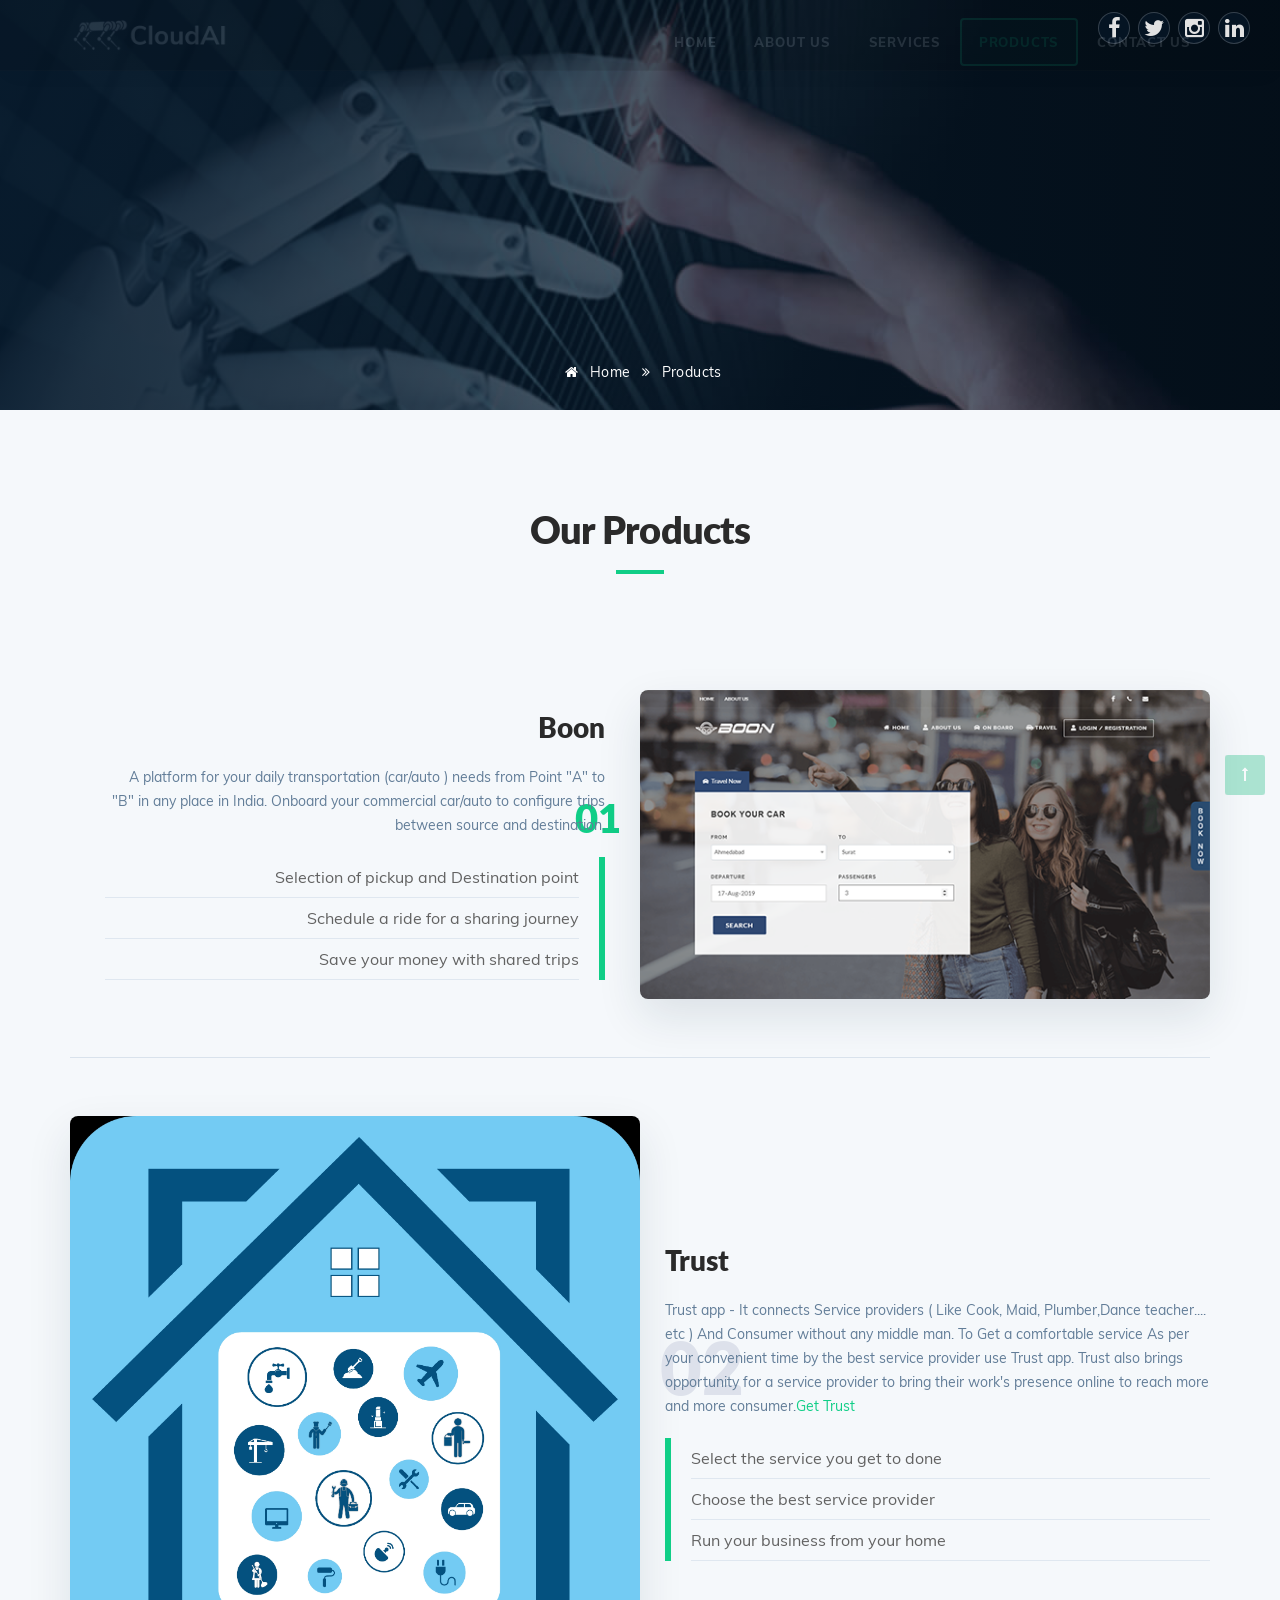
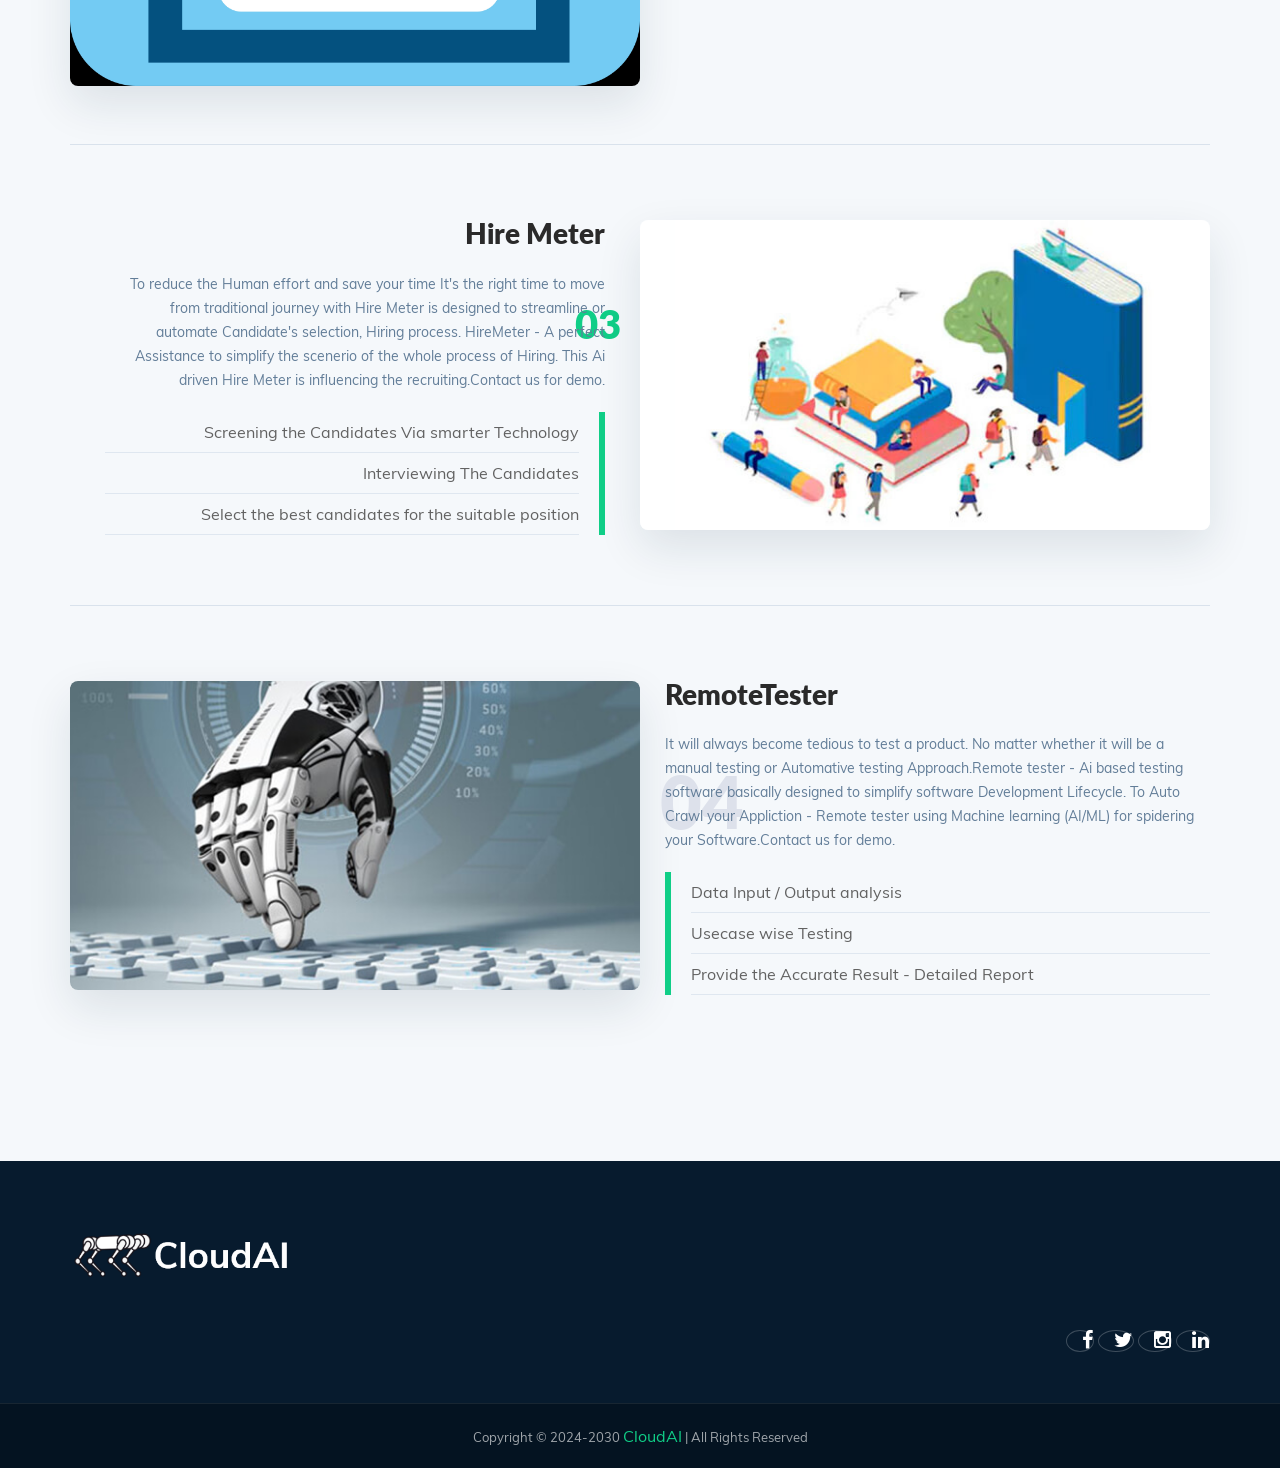
<file: product.html>
<!DOCTYPE html>

<html lang="en">

<head>

<meta charset="utf-8">

<meta http-equiv="X-UA-Compatible" content="IE=edge">

<meta name="keywords" content="HTML5 Template" />

<meta name="description" content="The Home of Robotics and AI Innovations" />

<meta name="author" content="potenzaglobalsolutions.com" />

<meta name="viewport" content="width=device-width, initial-scale=1, maximum-scale=1" />

<title>CloudAI | Products</title>



<!-- Favicon -->

<link rel="shortcut icon" href="images/icon.ico" />



<!-- bootstrap -->

<link href="css/bootstrap.min.css" rel="stylesheet" type="text/css" />



<!-- plugins -->

<link href="css/plugins-css.css" rel="stylesheet" type="text/css" />



<!-- mega menu -->

<link href="css/mega-menu/mega_menu.css" rel="stylesheet" type="text/css" />

 

 <!-- default -->

<link href="css/default.css" rel="stylesheet" type="text/css" />



<!-- main style -->

<link href="css/style.css" rel="stylesheet" type="text/css" />



<!-- responsive -->

<link href="css/responsive.css" rel="stylesheet" type="text/css" />



<!-- custom style -->

<link href="css/custom.css" rel="stylesheet" type="text/css" />



<style>



.page-section-pt{padding-top:0px;}



</style>



</head>



<body>



<div class="page-wrapper">



<!--=================================

 preloader -->

 

<div id="preloader">

  <div class="clear-loading loading-effect"> <span></span> </div>

</div>



<!--=================================

 preloader -->



 

<!--=================================

 header -->




<header id="header" class="header">
  <div class="topbar-right">
    <ul>
      <li><a href="https://www.facebook.com/reachcloudai/" target="_blank"><i class="fa fa-facebook"></i></a></li>
      <li><a href="https://twitter.com/trust__app" target="_blank"><i class="fa fa-twitter"></i></a></li>
      <li><a href="https://www.linkedin.com/company/cloudai.in" target="_blank"><i class="fa fa-instagram"></i></a></li>
      <li><a href="https://www.linkedin.com/company/cloudai.in" target="_blank"><i class="fa fa-linkedin"></i></a></li>

    </ul>
  </div>
<!--=================================
 mega menu -->

<div class="menu">  
  <!-- menu start -->
   <nav id="menu-1" class="mega-menu">
    <!-- menu list items container -->
    <section class="menu-list-items">
     <div class="container"> 
      <div class="row"> 
       <div class="col-lg-12 col-md-12"> 
        <!-- menu logo -->
        <ul class="menu-logo">
            <li>
                <a href="https://cloudai.in/">
                  <img id="logo_img" src="images/img/logo.png" alt="logo">
                 </a>
            </li>
        </ul>
        <!-- menu links -->
        <ul class="menu-links">
            <!-- active class -->
            <li><a href="https://cloudai.in/"> Home</a></li>

            <li><a href="about.html">About Us</a></li>

            <li><a href="service.html">Services</a> </li>

            <li class="active"><a href="product.html">Products</a> </li>

<!--             <li><a href="job_adda.html">Job Adda</a></li> -->

            <li><a href="contact.html"> Contact Us</a></li>
        </ul>
       </div>
      </div>
     </div>
    </section>
   </nav>
  <!-- menu end -->
 </div>
</header>


<!--=================================

 header -->





<!--=================================

 inner-intro-->



<section class="inner-intro bg-7 inner_banner">

  <div class="container">

     <div class="row text-center intro-title">

            

            <ul class="page-breadcrumb">

              <li><a href="https://cloudai.in/"><i class="fa fa-home"></i> Home</a> <i class="fa fa-angle-double-right"></i></li>

              <li><a href="product.html">Products</a></li>

              

           </ul>

     </div>

  </div>

</section>



<!--=================================

 inner-intro-->









<!--=================================

 service-->



<section class="service white-bg page-section-ptb">
  <div class="container">
    <div class="row">
       <div class="col-lg-12 col-md-12">
        <div class="section-title-1 text-center">
          <h1 class="text-blue">Our Products</h1>
        </div>
      </div>
    </div>
    <!-- ============================================ -->
   <div class="service-3">
    <div class="row">
       <div class="col-lg-6 col-md-6 col-sm-6">
          <div class="features13 text-right"> 
             <h3 class="text-blue">Boon</h3>
              <!--<p>Teaching and Learning Made Simple Teachers create courses and students study courses - that's it!</p>-->
			  <p> A platform for your daily transportation (car/auto ) needs from Point "A" to "B" in any place in India. Onboard your commercial car/auto to configure trips between source and destination. <!-- <a href="http://boonhire.com/" target="_blank">Find us here</a> --></p>
              <b>01</b>
              <ul>
                <!--<li>Web Template(interface) design </li>
                <li>Static website design</li>
                <li>Custom web design</li> -->
				<li> Selection of pickup and Destination point </li>
				<li> Schedule a ride for a sharing journey</li>
				<li> Save your money with shared trips </li>
              </ul>
          </div>
       </div>
       <div class="col-lg-6 col-md-6 col-sm-6">
         <img class="img-responsive" src="images/about/boon.jpg" alt="Boon"> 
       </div>
    </div>
    <!-- ============================================ -->
    <div class="row">
     <div class="col-lg-6 col-md-6 col-sm-6">
         <img class="img-responsive" src="images/about/born-hire.png" height="100" width="100" alt="Born Hire"> 
       </div>
       <div class="col-lg-6 col-md-6 col-sm-6">
          <div class="features13 left text-left"> 
             <h3 class="text-blue">Trust</h3>
      <!--<p>Trust enables you to find and connect best service providers of your local area. <a href="https://play.google.com/store/apps/details?id=com.trustapp" target="_blank">Find us here</a></p>-->
              <p>Trust app - It connects Service providers ( Like Cook, Maid, Plumber,Dance teacher.... etc ) And Consumer without any middle man. To Get a comfortable service As per your convenient time by the best service provider use Trust app. Trust also brings opportunity for a service provider to bring their work's presence online to reach more and more consumer.<a href="https://trustapp.in" target="_blank">Get Trust</a></p>
			  <b>02</b>
              <ul>
        <!-- <li>iPhone iOs Apps Development </li>
                <li>Android Apps Development </li>
                <li>Blackberry Apps Development</li>-->
				<li>Select the service you get to done </li>
				<li>Choose the best service provider </li>
				<li>Run your business from your home </li>
              </ul>
          </div>
       </div>
    </div>
    <!-- ============================================ -->
    <div class="row">
       <div class="col-lg-6 col-md-6 col-sm-6">
          <div class="features13 text-right"> 
             <h3 class="text-blue">Hire Meter</h3>
   <!--    <p>An AI product for automating initial outreach and interview scheduling of interested candidates through auto-texts and auto-emails.</p>-->
           <p>To reduce the Human effort and save your time It's the right time to move from traditional journey with Hire Meter is designed to streamline or automate Candidate's selection, Hiring process. HireMeter - A perfect Assistance to simplify the scenerio of the whole process of Hiring. This Ai driven Hire Meter is influencing the recruiting.Contact us for demo.</a></p>
              <b>03</b>
              <ul>
            <!--<li>PPC Advertising</li>
                <li>Social Media Marketing</li>
                <li>Email Marketing</li> -->
				<li> Screening the Candidates Via smarter Technology </li>
				<li> Interviewing The Candidates </li>
				<li> Select the best candidates for the suitable position </li>
              </ul>
          </div>
       </div>
       <div class="col-lg-6 col-md-6 col-sm-6">
         <img class="img-responsive" src="images/about/hire-meter.jpg" alt="Hire Meter"> 
       </div>
    </div>
    <!-- ============================================ -->
    <div class="row">
     <div class="col-lg-6 col-md-6 col-sm-6">
         <img class="img-responsive" src="images/about/click-me.jpg" alt="Click Me"> 
       </div>
       <div class="col-lg-6 col-md-6 col-sm-6">
          <div class="features13 left text-left"> 
             <h3 class="text-blue">RemoteTester</h3>
         <!-- <p>I am a robot for testing softwares.</p> -->
		      <p>It will always become tedious to test a product. No matter whether it will be a manual testing or Automative testing Approach.Remote tester - Ai based testing software basically designed to simplify software Development Lifecycle. To Auto Crawl your Appliction - Remote tester using Machine learning (AI/ML) for spidering your Software.Contact us for demo.</a></p>
              <b>04</b>
              <ul>
          <!--  <li>Advertising Research </li>
                <li>Brand/Image Research</li>
                <li>Business/Product Development </li> -->
				<li> Data Input / Output analysis </li>
				<li> Usecase wise Testing </li>
				<li> Provide the Accurate Result - Detailed Report </li>
              </ul>
          </div>
       </div>
    </div>
  </div>
  </div>
</section>


<!--=================================

 service-->

 





<!--=================================

 footer -->

 

<footer class="footer">

  <div class="container"> 

    <div class="row">

      <div class="col-lg-6 col-md-6 ">
        <div class="footerlogo">
          <a href="#">
            <img src="images/img/logo.png" alt="">
          </a>
        </div>
       <!--  <div class="newlatter">
          <input type="text" placeholder="Email address">
          <button>Get Quotes</button>
        </div> -->
      </div>

      <div class="col-lg-6 col-md-6">
        <div class="ftlink">
          <a href="mailto:cloudai@gmail.com">
          <!--  <i class="fa fa-envelope"></i>  cloudai@gmail.com -->
          </a>
          <a href="tel:+919876543210">
           <!--   <i class="fa fa-phone"></i>  (+91) 987 654 3210 -->
            </a>
          
        </div>
        <div class="footer-widget-social">
         <ul> 
          <li><a href="https://www.facebook.com/reachcloudai/" target="_blank" data-tooltip="facebook"><i class="fa fa-facebook"></i></a></li>
           <li><a href="#" data-tooltip="twitter" target="_blank"><i class="fa fa-twitter"></i></a></li>
          <li><a href="#" data-tooltip="Instagram" target="_blank"><i class="fa fa-instagram"></i> </a></li>
           <li><a href="https://www.linkedin.com/company/cloudai.in" target="_blank" data-tooltip="Linkedin"><i class="fa fa-linkedin"></i> </a></li>
              </ul>

       </div>

      </div>

    </div>    

   </div>

</footer>


<div class="cpoyright">
  <div class="container">
    <div class="row">
      <div class="col-lg-12">
        Copyright © 2024-2030 <a href="#">CloudAI</a> | All Rights Reserved
      </div>
    </div>
  </div>
</div>






<!--=================================

 footer -->





 </div>

 

<div id="back-to-top"><a class="top arrow" href="#top"><i class="fa fa-long-arrow-up"></i></a></div>

 

<!--=================================

 jquery -->



<!-- jquery  -->

<script type="text/javascript" src="js/jquery.min.js"></script>



<!-- bootstrap -->

<script type="text/javascript" src="js/bootstrap.min.js"></script>



<!-- plugins-jquery -->

<script type="text/javascript" src="js/plugins-jquery.js"></script>



<!-- appear -->

<script src="js/jquery.appear.js"></script>



<!-- mega menu -->

<script type="text/javascript" src="js/mega-menu/mega_menu.js"></script>



<!-- videoBG -->

<script src="js/video/jquery.vide.js"></script>

 

<!-- counter -->

<script src="js/counter/jquery.countTo.js"></script>



<!-- custom -->

<script type="text/javascript" src="js/custom.js"></script>

  

  

</body>

</html>
</file>
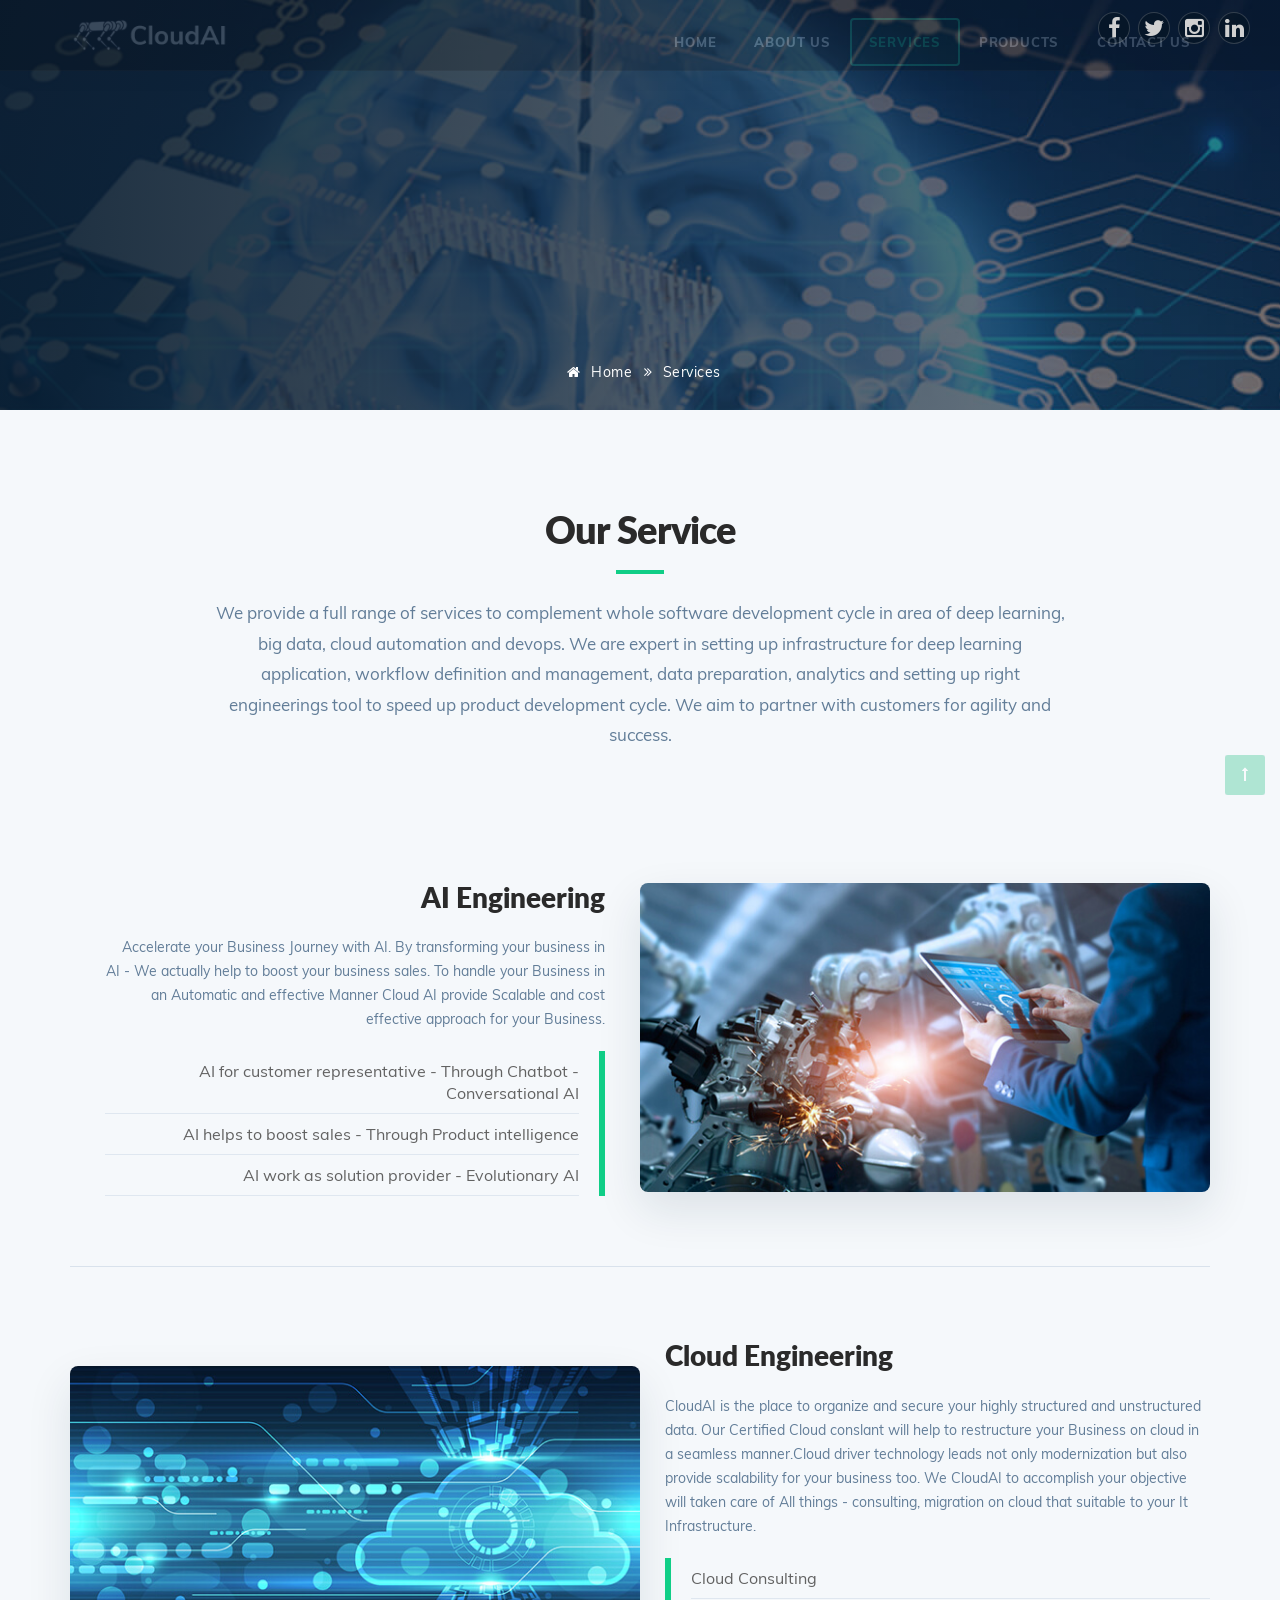
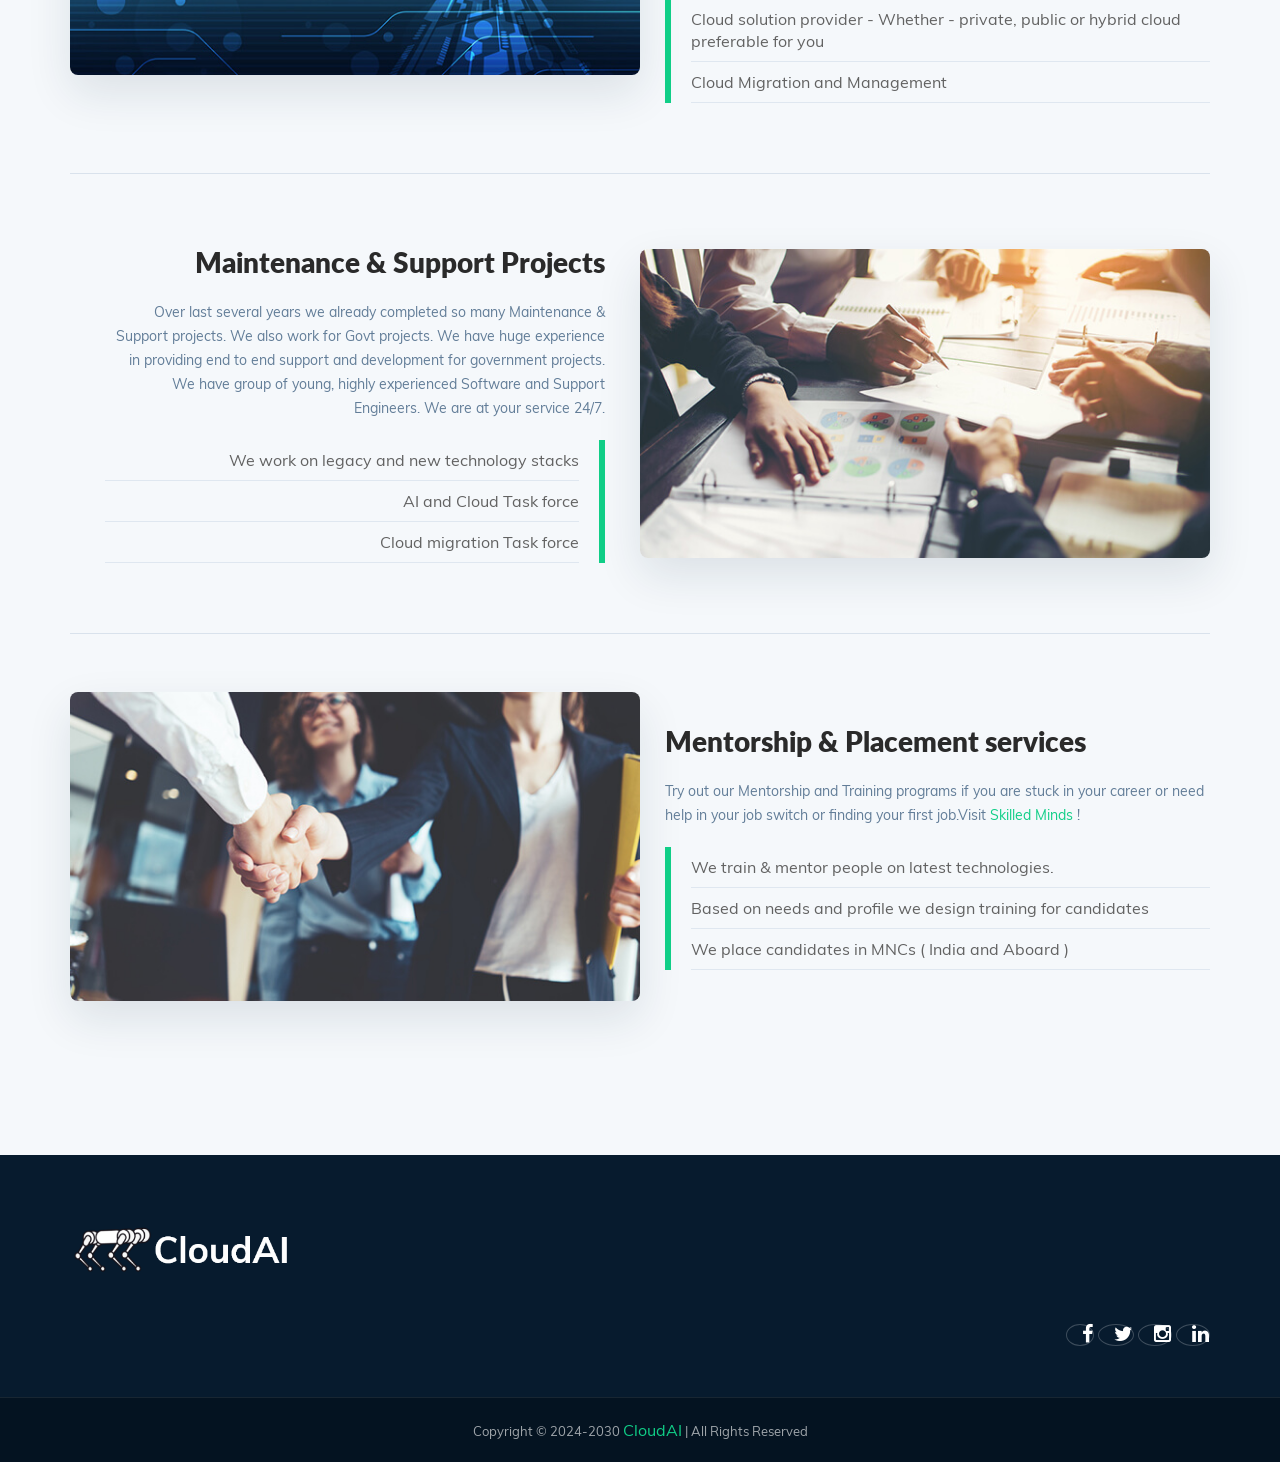
<file: service.html>
<!DOCTYPE html>

<html lang="en">

<head>

<meta charset="utf-8">

<meta http-equiv="X-UA-Compatible" content="IE=edge">

<meta name="keywords" content="HTML5 Template" />

<meta name="description" content="The Home of Robotics and AI Innovations" />

<meta name="author" content="potenzaglobalsolutions.com" />

<meta name="viewport" content="width=device-width, initial-scale=1, maximum-scale=1" />

<title>CloudAI | Services</title>



<!-- Favicon -->

<link rel="shortcut icon" href="images/icon.ico" />



<!-- bootstrap -->

<link href="css/bootstrap.min.css" rel="stylesheet" type="text/css" />



<!-- plugins -->

<link href="css/plugins-css.css" rel="stylesheet" type="text/css" />



<!-- mega menu -->

<link href="css/mega-menu/mega_menu.css" rel="stylesheet" type="text/css" />

 

 <!-- default -->

<link href="css/default.css" rel="stylesheet" type="text/css" />



<!-- main style -->

<link href="css/style.css" rel="stylesheet" type="text/css" />



<!-- responsive -->

<link href="css/responsive.css" rel="stylesheet" type="text/css" />



<!-- custom style -->

<link href="css/custom.css" rel="stylesheet" type="text/css" />



<style>



.page-section-pt{padding-top:0px;}



</style>



</head>



<body>



<div class="page-wrapper">



<!--=================================

 preloader -->

 

<div id="preloader">

  <div class="clear-loading loading-effect"> <span></span> </div>

</div>



<!--=================================

 preloader -->



 

<!--=================================

 header -->


<header id="header" class="header">
  <div class="topbar-right">
    <ul>
      <li><a href="https://www.facebook.com/reachcloudai/" target="_blank"><i class="fa fa-facebook"></i></a></li>
      <li><a href="https://twitter.com/trust__app" target="_blank"><i class="fa fa-twitter"></i></a></li>
      <li><a href="https://www.linkedin.com/company/cloudai.in" target="_blank"><i class="fa fa-instagram"></i></a></li>
      <li><a href="https://www.linkedin.com/company/cloudai.in" target="_blank"><i class="fa fa-linkedin"></i></a></li>
    </ul>
  </div>
<!--=================================
 mega menu -->

<div class="menu">  
  <!-- menu start -->
   <nav id="menu-1" class="mega-menu">
    <!-- menu list items container -->
    <section class="menu-list-items">
     <div class="container"> 
      <div class="row"> 
       <div class="col-lg-12 col-md-12"> 
        <!-- menu logo -->
        <ul class="menu-logo">
            <li>
                <a href="https://cloudai.in/">
                  <img id="logo_img" src="images/img/logo.png" alt="logo">
                 </a>
            </li>
        </ul>
        <!-- menu links -->
        <ul class="menu-links">
            <!-- active class -->
            <li><a href="https://cloudai.in/"> Home</a></li>

            <li><a href="about.html">About Us</a></li>

            <li class="active"><a href="service.html">Services</a> </li>

            <li><a href="product.html">Products</a> </li>

<!--             <li><a href="job_adda.html">Job Adda</a></li> -->

            <li><a href="contact.html"> Contact Us</a></li>
        </ul>
       </div>
      </div>
     </div>
    </section>
   </nav>
  <!-- menu end -->
 </div>
</header>




<!--=================================

 header -->





<!--=================================

 inner-intro-->



<section class="inner-intro bg-3 inner_banner">

  <div class="container">

     <div class="row text-center intro-title">

            

            <ul class="page-breadcrumb">

              <li><a href="https://cloudai.in/"><i class="fa fa-home"></i> Home</a> <i class="fa fa-angle-double-right"></i></li>

              <li><a href="service.html">Services</a></li>

              

           </ul>

     </div>

  </div>

</section>



<!--=================================

 inner-intro-->




<!--=================================

 service-->


<section class="service white-bg page-section-ptb">
  <div class="container">
    <div class="row">
       <div class="col-lg-12 col-md-12">
        <div class="section-title-1 text-center">
          <h1 class="text-blue">Our Service</h1>
          <p>We provide a full range of services to complement whole software development cycle in area of deep learning, big data, cloud automation and devops. We are expert in setting up infrastructure for deep learning application, workflow definition and management, data preparation, analytics and setting up right engineerings tool to speed up product development cycle. We aim to partner with customers for agility and success.</p>
        </div>
      </div>
    </div>
    <!-- ============================================ -->
   <div class="service-3">
    <div class="row">
       <div class="col-lg-6 col-md-6 col-sm-6">
          <div class="features13 text-right"> 
             <h3 class="text-blue">AI Engineering</h3>
			 <p> Accelerate your Business Journey with AI. By transforming your business in AI - We actually help to boost your business sales. To handle your Business in an Automatic and effective Manner Cloud AI provide Scalable and cost effective approach for your Business.</p>
              <!--<p>We have group of highly experienced, creative and innovative software engineers and AI researchers building the next generation AI beyond Deep Learning.</p>-->
              <!--<ul>
                <li>Web Template(interface) design </li>
                <li>Static website design</li>
                <li>Custom web design</li>
              </ul> -->
			  <ul>
			    <li> AI for customer representative - Through Chatbot - Conversational AI</li>
				<li> AI helps to boost sales - Through Product intelligence </li>
				<li> AI work as solution provider - Evolutionary AI </li> 
				
          </div>
       </div>
       <div class="col-lg-6 col-md-6 col-sm-6">
         <img class="img-responsive" src="images/about/ai-engineering.jpg" alt="AI Engineering"> 
       </div>
    </div>
    <!-- ============================================ -->
    <div class="row">
     <div class="col-lg-6 col-md-6 col-sm-6">
         <img class="img-responsive" src="images/about/cloud-engineering.jpg" alt="cloud engineering"> 
       </div>
       <div class="col-lg-6 col-md-6 col-sm-6">
          <div class="features13 left text-left"> 
             <h3 class="text-blue">Cloud Engineering</h3>
              <!--<p>It brings a systematic approach to concerns of commercialization, standardization, and governance of cloud computing applications.</p>-->
			  <p> CloudAI is the place to organize and secure your highly structured and unstructured data. Our Certified Cloud conslant will help to restructure your Business on cloud in a seamless manner.Cloud driver technology leads not only modernization but also provide scalability for your business too. We CloudAI to accomplish your objective will taken care of All things - consulting, migration on cloud that suitable to your It Infrastructure. </p>
              <ul>
                <!--<li>iPhone iOs Apps Development </li>
                <li>Android Apps Development </li>
                <li>Blackberry Apps Development</li>-->
				<li> Cloud Consulting </li>
				<li> Cloud solution provider - Whether - private, public or hybrid cloud preferable for you </li>
				<li> Cloud Migration and Management </li>
              </ul>
          </div>
       </div>
    </div>
    <!-- ============================================ -->
    <div class="row">
       <div class="col-lg-6 col-md-6 col-sm-6">
          <div class="features13 text-right"> 
             <h3 class="text-blue">Maintenance & Support Projects</h3>
			 <p> Over last several years we already completed so many Maintenance & Support projects. We also work for Govt projects.
                 We have huge experience in providing end to end support and development for government projects.
                 We have group of young, highly experienced Software and Support Engineers. We are at your service 24/7.
             </p>
              <ul>
				<li> We work on legacy and new technology stacks </li>
				<li> AI and Cloud Task force </li>
				<li> Cloud migration Task force </li>
              </ul>
          </div>
       </div>
       <div class="col-lg-6 col-md-6 col-sm-6">
         <img class="img-responsive" src="images/about/govt-projects.jpg" alt="Government Project"> 
       </div>
    </div>
    <!-- ============================================ -->
    <div class="row">
     <div class="col-lg-6 col-md-6 col-sm-6">
         <img class="img-responsive" src="images/about/support.jpg" alt="maintenance & Support"> 
       </div>
       <div class="col-lg-6 col-md-6 col-sm-6">
          <div class="features13 left text-left"> 
             <h3 class="text-blue">Mentorship & Placement services</h3>
              <!--<p>We have group of young, highly experienced Software and Support Engineers. We are at your service 24/7.</p>-->
			  <p> Try out our Mentorship and Training programs if you are stuck in your career or need help in your job switch or finding your first job.Visit <a href="https://sites.google.com/cloudai.in/skilledminds" target="_blank">Skilled Minds</a> !
              <ul>
			  <li> We train & mentor people on latest technologies.</li>
			  <li> Based on needs and profile we design training for candidates </li>
              <li> We place candidates in MNCs ( India and Aboard ) </li>
          </ul>
          </div>
       </div>
    </div>
  </div>
  </div>
</section>

<!--=================================

 service-->

 





<!--=================================

 footer -->

 

<footer class="footer">

  <div class="container"> 

    <div class="row">

      <div class="col-lg-6 col-md-6 ">
        <div class="footerlogo">
          <a href="#">
            <img src="images/img/logo.png" alt="">
          </a>
        </div>
        <!-- <div class="newlatter">
          <input type="text" placeholder="Email address">
          <button>Get Quotes</button>
        </div> -->
      </div>

      <div class="col-lg-6 col-md-6">
        <div class="ftlink">
          <a href="mailto:cloudai@gmail.com">
          <!--  <i class="fa fa-envelope"></i>  cloudai@gmail.com -->
          </a>
          <a href="tel:+919876543210">
           <!--   <i class="fa fa-phone"></i>  (+91) 987 654 3210 -->
            </a>
          
        </div>
        <div class="footer-widget-social">
         <ul> 
          <li><a href="https://www.facebook.com/reachcloudai/" target="_blank" data-tooltip="facebook"><i class="fa fa-facebook"></i></a></li>
           <li><a href="#" data-tooltip="twitter" target="_blank"><i class="fa fa-twitter"></i></a></li>
          <li><a href="#" data-tooltip="Instagram" target="_blank"><i class="fa fa-instagram"></i> </a></li>
           <li><a href="https://www.linkedin.com/company/cloudai.in" target="_blank" data-tooltip="Linkedin"><i class="fa fa-linkedin"></i> </a></li>
             </ul>

       </div>

      </div>

    </div>    

   </div>

</footer>


<div class="cpoyright">
  <div class="container">
    <div class="row">
      <div class="col-lg-12">
        Copyright © 2024-2030 <a href="#">CloudAI</a> | All Rights Reserved
      </div>
    </div>
  </div>
</div>



<!--=================================

 footer -->





 </div>

 

<div id="back-to-top"><a class="top arrow" href="#top"><i class="fa fa-long-arrow-up"></i></a></div>

 

<!--=================================

 jquery -->



<!-- jquery  -->

<script type="text/javascript" src="js/jquery.min.js"></script>



<!-- bootstrap -->

<script type="text/javascript" src="js/bootstrap.min.js"></script>



<!-- plugins-jquery -->

<script type="text/javascript" src="js/plugins-jquery.js"></script>



<!-- appear -->

<script src="js/jquery.appear.js"></script>



<!-- mega menu -->

<script type="text/javascript" src="js/mega-menu/mega_menu.js"></script>



<!-- videoBG -->

<script src="js/video/jquery.vide.js"></script>

 

<!-- counter -->

<script src="js/counter/jquery.countTo.js"></script>



<!-- custom -->

<script type="text/javascript" src="js/custom.js"></script>

  

  

</body>

</html>
</file>
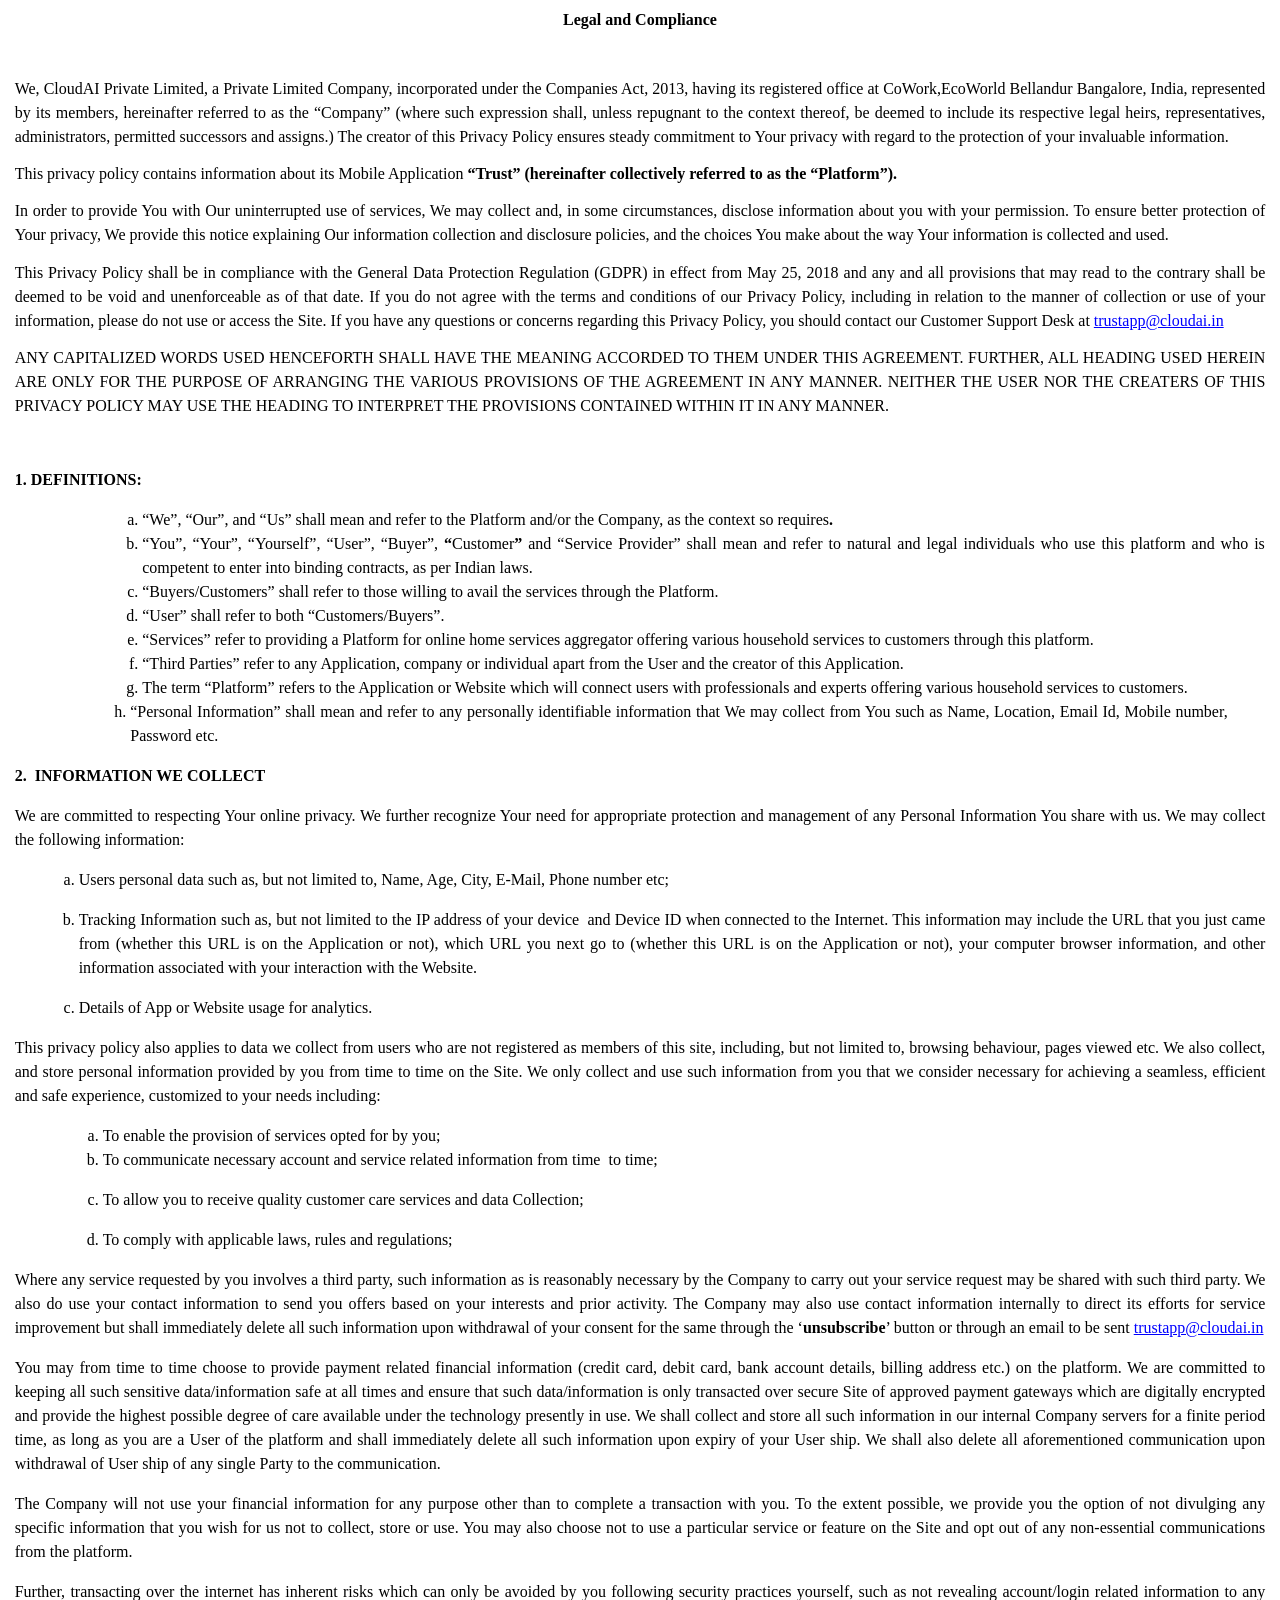
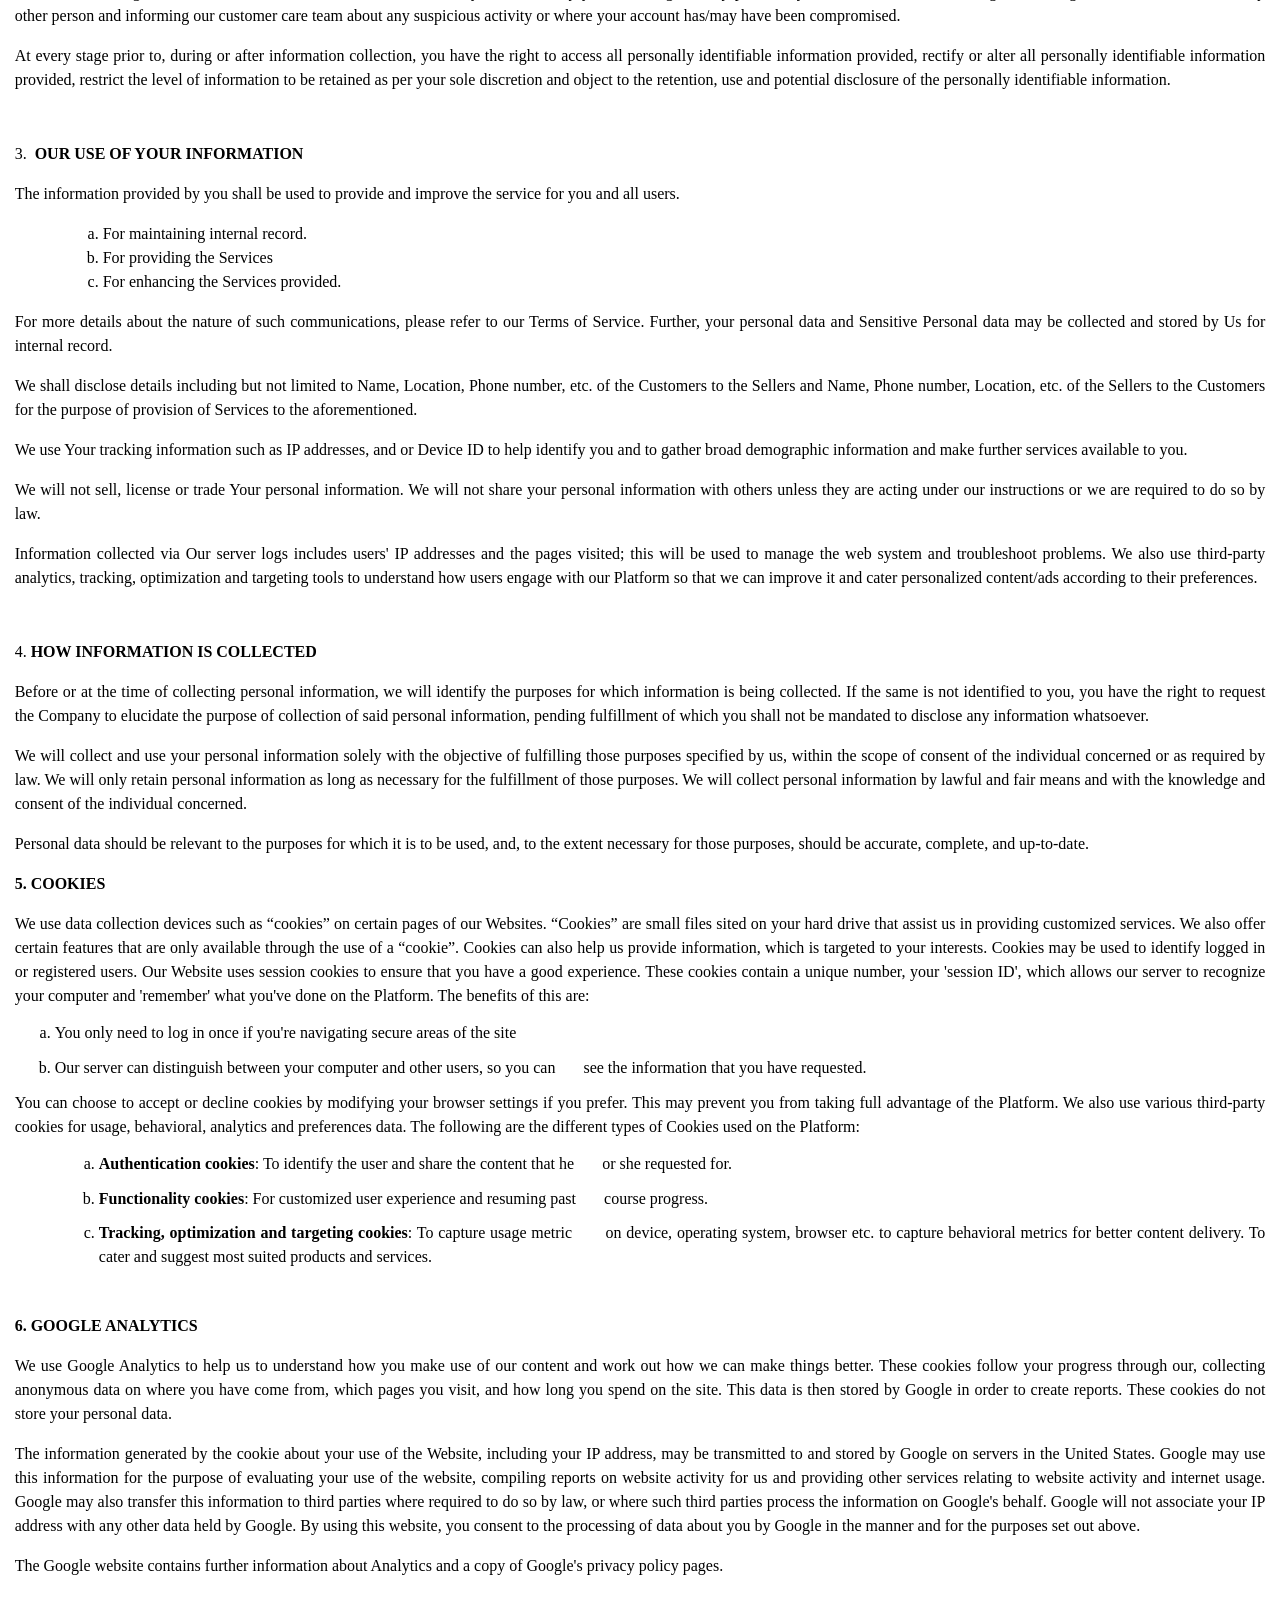
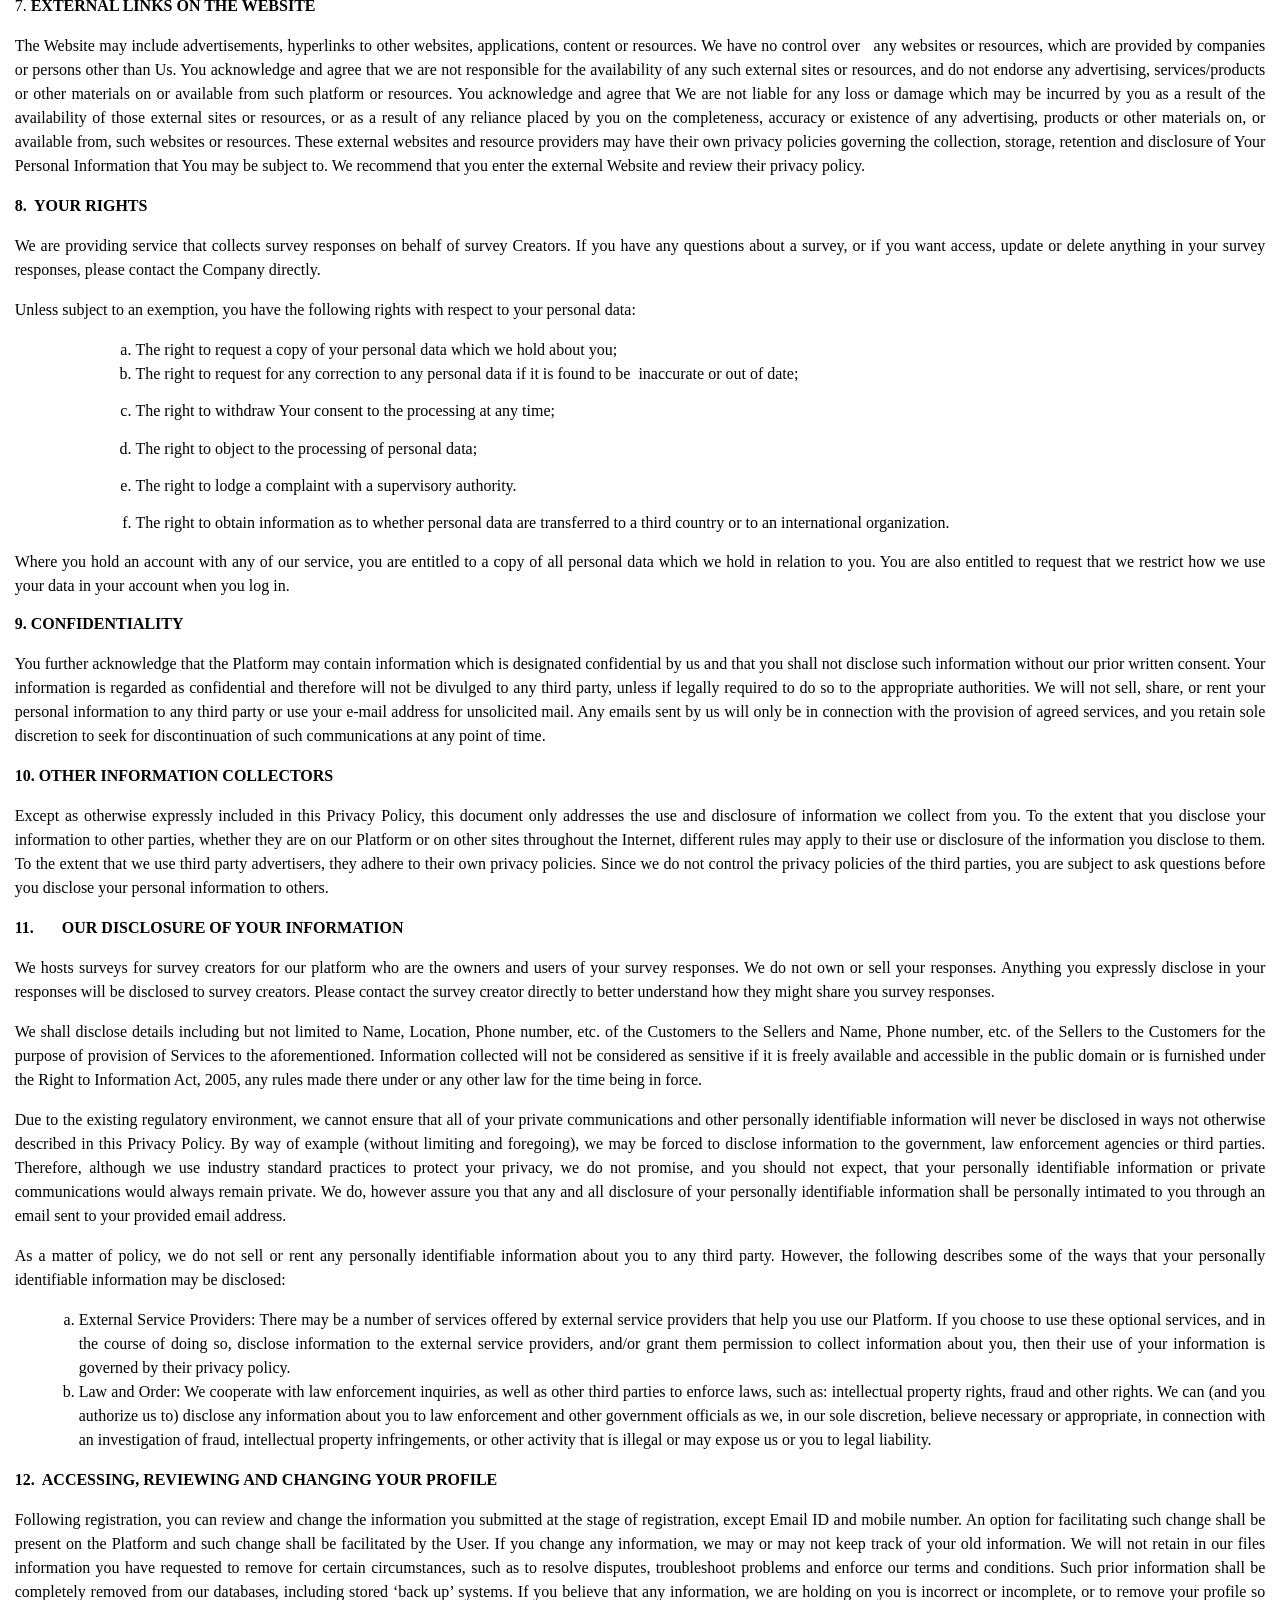
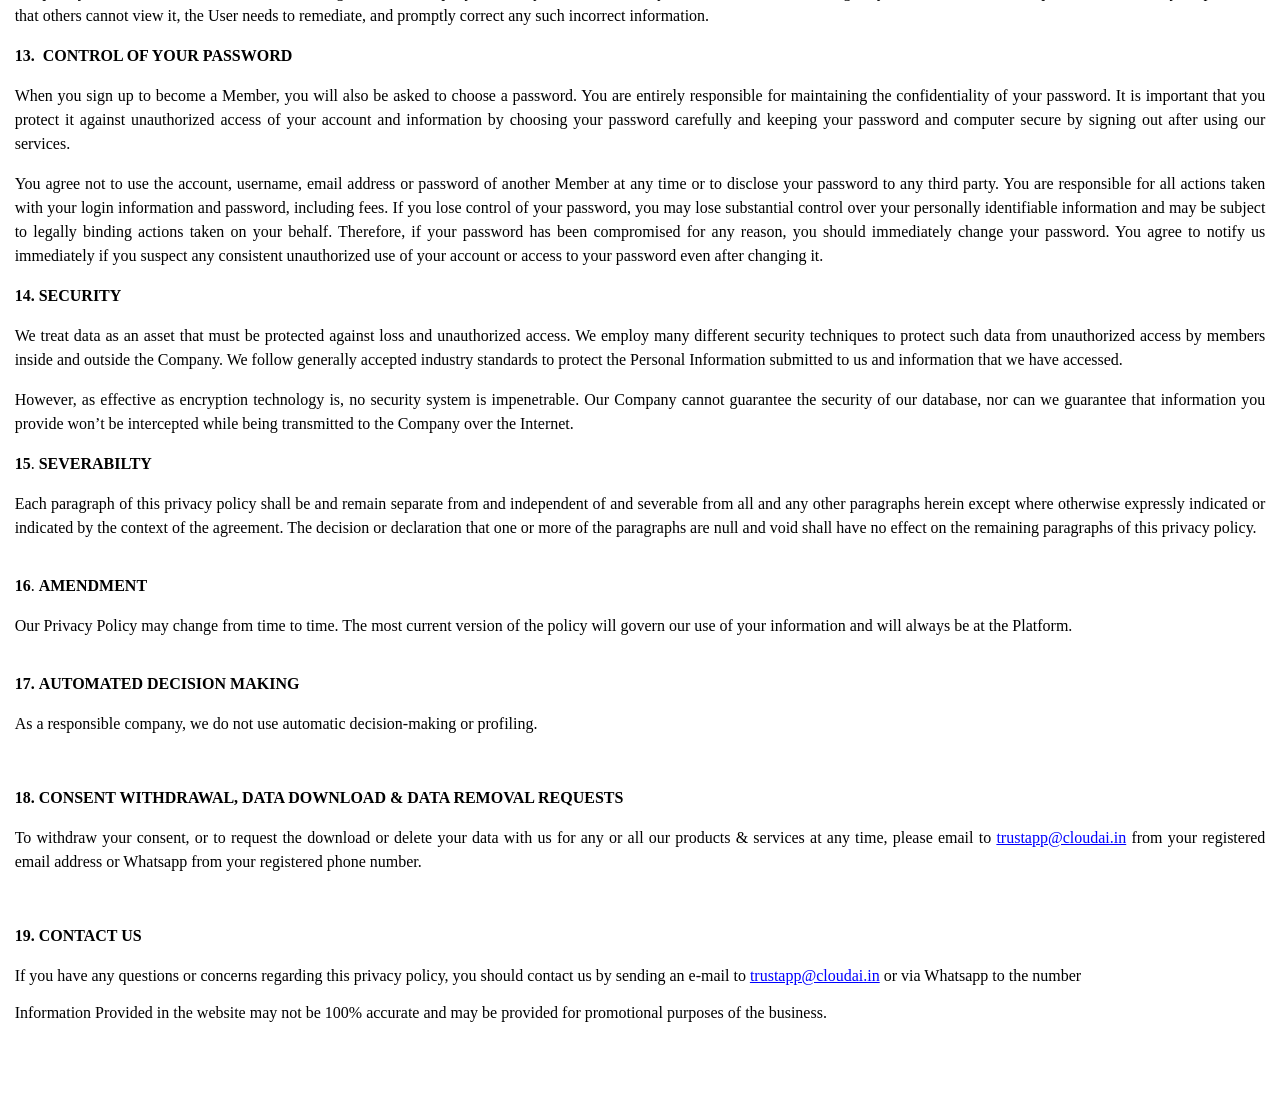
<file: trust-cm.html>
<html><head><meta http-equiv="Content-Type" content="text/html;charset=utf-8" /><link href="trust-pp-style.css" rel="stylesheet" type="text/css" /><title>Legal and Compliance</title></head><body><div class="calibre" id="calibre_link-0">
	<p class="block_">Legal and Compliance</p>
	<p class="block_1">&nbsp;</p>
	<p id="calibre_link-1" class="block_2"><span class="text_">We,</span><span class="text_1"> </span><span class="text_">CloudAI Private Limited, a Private Limited Company, incorporated under the Companies Act, 2013, having its registered office at CoWork,EcoWorld Bellandur Bangalore, India,</span><span class="text_1"> </span><span class="text_">represented by its members, hereinafter referred to as the “Company” (where such expression shall, unless repugnant to the context thereof, be deemed to include its respective legal heirs, representatives, administrators, permitted successors and assigns.) The creator of this Privacy Policy ensures steady commitment to Your privacy with regard to the protection of your invaluable information. </span></p>
	<p class="block_2"><span class="text_">This privacy policy contains information about its Mobile Application </span><span class="text_1">“Trust”</span><span class="text_"> </span><span class="text_1">(hereinafter collectively referred to as the “Platform”).</span></p>
	<p class="block_3"><span class="calibre1">In order to provide You with Our uninterrupted use of services, We may collect and, in some circumstances, disclose information about you with your permission. To ensure better protection of Your privacy, We provide this notice explaining Our information collection and disclosure policies, and the choices You make about the way Your information is collected and used.  </span></p>
	<p class="block_2"><span class="text_">This Privacy Policy shall be in compliance with the General Data Protection Regulation (GDPR) in effect from May 25, 2018 and any and all provisions that may read to the contrary shall be deemed to be void and unenforceable as of that date. If you do not agree with the terms and conditions of our Privacy Policy, including in relation to the manner of collection or use of your information, please do not use or access the Site. If you have any questions or concerns regarding this Privacy Policy, you should contact our Customer Support Desk at  </span><a href="mailto:trustapp@cloudai.in" class="text_2">trustapp@cloudai.in</a><span class="text_"> </span></p>
	<p class="block_4">ANY CAPITALIZED WORDS USED HENCEFORTH SHALL HAVE THE MEANING ACCORDED TO THEM UNDER THIS AGREEMENT. FURTHER, ALL HEADING USED HEREIN ARE ONLY FOR THE PURPOSE OF ARRANGING THE VARIOUS PROVISIONS OF THE AGREEMENT IN ANY MANNER. NEITHER THE USER NOR THE CREATERS OF THIS PRIVACY POLICY MAY USE THE HEADING TO INTERPRET THE PROVISIONS CONTAINED WITHIN IT IN ANY MANNER.</p>
	<p class="block_5">&nbsp;</p>
	<p class="block_4"> <b class="calibre2">1. DEFINITIONS: </b></p>
	<ol class="list_">
	<li id="calibre_link-2" class="block_6"> “We”, “Our”, and “Us” shall mean and refer to the Platform and/or the Company, as the context so requires<b class="calibre2">.</b></li>
	<li class="block_7">“You”, “Your”, “Yourself”, “User”, “Buyer”, <b class="calibre2">“</b>Customer<b class="calibre2">”</b> and “Service Provider” shall mean and refer to natural and legal individuals who use this platform and who is competent to enter into binding contracts, as per Indian laws.</li>
	<li class="block_7">“Buyers/Customers” shall refer to those willing to avail the services through the Platform.</li>
	<li class="block_7">“User” shall refer to both “Customers/Buyers”. </li>
	<li class="block_7"> “Services” refer to providing a Platform for online home services aggregator offering various household services to customers through <span id="calibre_link-3">this platform. </span></li>
	<li class="block_8">“Third Parties” refer to any Application, company or individual apart from the User and the creator of this Application.</li>
	<li class="block_9">The term “Platform” refers to the Application or Website which will connect users with professionals and experts offering various household services to customers.</li>
	<li class="block_10"> “Personal Information” shall mean and refer to any personally identifiable information that We may collect from You such as Name, Location, Email Id, Mobile number, Password etc. </li>
</ol>
	<p class="block_11"><span class="calibre1">2.  INFORMATION WE COLLECT</span></p>
	<p class="block_4">We are committed to respecting Your online privacy. We further recognize Your need for appropriate protection and management of any Personal Information You share with us. We may collect the following information: </p>
	<ol class="list_">
	<li class="block_12">Users personal data such as, but not limited to, Name, Age, City, E-Mail, Phone number etc;</li>
	<li class="block_12">Tracking Information such as, but not limited to the IP address of your device  and Device ID when connected to the Internet. This information may include the URL that you just came from (whether this URL is on the Application or not), which URL you next go to (whether this URL is on the Application or not), your computer browser information, and other information associated with your interaction with the Website.</li>
	<li class="block_13"><span class="text_">Details of App or</span><span class="text_3"> </span><span class="text_"><span class="calibre1">Website usage for analytics.  </span></span></li>
</ol>
	<p class="block_4">This privacy policy also applies to data we collect from users who are not registered as members of this site, including, but not limited to, browsing behaviour, pages viewed etc. We also collect, and store personal information provided by you from time to time on the Site. We only collect and use such information from you that we consider necessary for achieving a seamless, efficient and safe experience, customized to your needs including: </p>
	<ol class="list_">
	<li class="block_14">To enable the provision of services opted for by you;  </li>
	<li class="block_15">To communicate necessary account and service related information from time  to time;  </li>
	<li class="block_16">To allow you to receive quality customer care services and data Collection;</li>
	<li class="block_16">To comply with applicable laws, rules and regulations;</li>
</ol>
	<p class="block_17"><span class="text_">Where any service requested by you involves a third party, such information as is reasonably necessary by the Company to carry out your service request may be shared with such third party. We also do use your contact information to send you offers based on your interests and prior activity. The Company may also use contact information internally to direct its efforts for service improvement but shall immediately delete all such information upon withdrawal of your consent for the same through the ‘</span><span class="text_1">unsubscribe</span><span class="text_">’ button or through an email to be sent  </span><a href="mailto:trustapp@cloudai.in" class="text_2">trustapp@cloudai.in</a><span class="text_"> </span></p>
	<p class="block_4">You may from time to time choose to provide payment related financial information (credit card, debit card, bank account details, billing address etc.) on the platform. We are committed to keeping all such sensitive data/information safe at all times and ensure that such data/information is only transacted over secure Site of approved payment gateways which are digitally encrypted and provide the highest possible degree of care available under the technology presently in use. We shall collect and store all such information in our internal Company servers for a finite period time, as long as you are a User of the platform and shall immediately delete all such information upon expiry of your User ship. We shall also delete all aforementioned communication upon withdrawal of User ship of any single Party to the communication.</p>
	<p class="block_4">The Company will not use your financial information for any purpose other than to complete a transaction with you. To the extent possible, we provide you the option of not divulging any specific information that you wish for us not to collect, store or use. You may also choose not to use a particular service or feature on the Site and opt out of any non-essential communications from the platform. </p>
	<p class="block_4">Further, transacting over the internet has inherent risks which can only be avoided by you following security practices yourself, such as not revealing account/login related information to any other person and informing our customer care team about any suspicious activity or where your account has/may have been compromised. </p>
	<p class="block_4">At every stage prior to, during or after information collection, you have the right to access all personally identifiable information provided, rectify or alter all personally identifiable information provided, restrict the level of information to be retained as per your sole discretion and object to the retention, use and potential disclosure of the personally identifiable information. </p>
	<p class="block_5">&nbsp;</p>
	<p class="block_17"><span class="text_">3<span class="calibre1">.  </span></span><span class="text_1">OUR USE OF YOUR INFORMATION</span></p>
	<p class="block_4">The information provided by you shall be used to provide and improve the service for you and all users.</p>
	<ol class="list_">
	<li class="block_14">For maintaining internal record.</li>
	<li class="block_18">For providing the Services</li>
	<li class="block_15">For enhancing the Services provided. </li>
</ol>
	<p class="block_4">For more details about the nature of such communications, please refer to our Terms of Service. Further, your personal data and Sensitive Personal data may be collected and stored by Us for internal record. </p>
	<p class="block_4">We shall disclose details including but not limited to Name, Location, Phone number, etc. of the Customers to the Sellers and Name, Phone number, Location, etc. of the Sellers to the Customers for the purpose of provision of Services to the aforementioned.</p>
	<p class="block_4">We use Your tracking information such as IP addresses, and or Device ID to help identify you and to gather broad demographic information and make further services available to you. </p>
	<p class="block_4">We will not sell, license or trade Your personal information. We will not share your personal information with others unless they are acting under our instructions or we are required to do so by law. </p>
	<p class="block_4">Information collected via Our server logs includes users' IP addresses and the pages visited; this will be used to manage the web system and troubleshoot problems. We also use third-party analytics, tracking, optimization and targeting tools to understand how users engage with our Platform so that we can improve it and cater personalized content/ads according to their preferences.</p>
	<p class="block_5">&nbsp;</p>
	<p class="block_4">4. <b class="calibre2">HOW INFORMATION IS COLLECTED</b></p>
	<p class="block_4">Before or at the time of collecting personal information, we will identify the purposes for which information is being collected. If the same is not identified to you, you have the right to request the Company to elucidate the purpose of collection of said personal information, pending fulfillment of which you shall not be mandated to disclose any information whatsoever. </p>
	<p class="block_4">We will collect and use your personal information solely with the objective of fulfilling those purposes specified by us, within the scope of consent of the individual concerned or as required by law. We will only retain personal information as long as necessary for the fulfillment of those purposes. We will collect personal information by lawful and fair means and with the knowledge and consent of the individual concerned. </p>
	<p class="block_4">Personal data should be relevant to the purposes for which it is to be used, and, to the extent necessary for those purposes, should be accurate, complete, and up-to-date. </p>
	<p class="block_17"><span class="text_1">5. COOKIES</span></p>
	<p class="block_3">We use data collection devices such as “cookies” on certain pages of our Websites. “Cookies” are small files sited on your hard drive that assist us in providing customized services. We also offer certain features that are only available through the use of a “cookie”. Cookies can also help us provide information, which is targeted to your interests. Cookies may be used to identify logged in or registered users. Our Website uses session cookies to ensure that you have a good experience. These cookies contain a unique number, your 'session ID', which allows our server to recognize your computer and 'remember' what you've done on the Platform. The benefits of this are:</p>
	<ol class="list_">
	<li class="block_19">You only need to log in once if you're navigating secure areas of the site</li>
	<li class="block_19">Our server can distinguish between your computer and other users, so you can <span class="tab">&nbsp;&nbsp;&nbsp;&nbsp;&nbsp;&nbsp;</span>see the information that you have requested.</li>
</ol>
	<p class="block_2"><span class="text_4">You can choose to accept or decline cookies by modifying your browser settings if you prefer. This may prevent you from taking full advantage of the Platform. </span><span class="text_5">We also use various third-party cookies for usage, behavioral, analytics and preferences data. The following are the different types of Cookies used on the Platform:</span></p>
	<ol class="list_">
	<li class="block_20"><span class="text_6">Authentication cookies</span><span class="text_5">: To identify the user and share the content that he <span class="tab">&nbsp;&nbsp;&nbsp;&nbsp;&nbsp;&nbsp;</span>or she requested for.</span></li>
	<li class="block_20"><span class="text_6">Functionality cookies</span><span class="text_5">: For customized user experience and resuming past <span class="tab">&nbsp;&nbsp;&nbsp;&nbsp;&nbsp;&nbsp;</span>course progress.</span></li>
	<li class="block_20"><span class="text_6">Tracking, optimization and targeting cookies</span><span class="text_5">: To capture usage metric <span class="tab">&nbsp;&nbsp;&nbsp;&nbsp;&nbsp;&nbsp;</span>on device, operating system, browser etc. to capture behavioral metrics for better content delivery. To cater and suggest most suited products and services.</span></li>
</ol>
	<p class="block_5">&nbsp;</p>
	<p class="block_4"><b class="calibre2">6. </b> <b class="calibre2">GOOGLE ANALYTICS</b></p>
	<p class="block_4">We use Google Analytics to help us to understand how you make use of our content and work out how we can make things better. These cookies follow your progress through our, collecting anonymous data on where you have come from, which pages you visit, and how long you spend on the site. This data is then stored by Google in order to create reports. These cookies do not store your personal data. </p>
	<p class="block_4">The information generated by the cookie about your use of the Website, including your IP address, may be transmitted to and stored by Google on servers in the United States. Google may use this information for the purpose of evaluating your use of the website, compiling reports on website activity for us and providing other services relating to website activity and internet usage. Google may also transfer this information to third parties where required to do so by law, or where such third parties process the information on Google's behalf. Google will not associate your IP address with any other data held by Google. By using this website, you consent to the processing of data about you by Google in the manner and for the purposes set out above. </p>
	<p class="block_4">The Google website contains further information about Analytics and a copy of Google's privacy policy pages. </p>
	<p class="block_4">7. <b class="calibre2">EXTERNAL LINKS ON THE WEBSITE </b></p>
	<p class="block_4"><span class="calibre1">The Website may include advertisements, hyperlinks to other websites, applications, content or resources. We have no control over   any websites or resources, which are provided by companies or persons other than Us. You acknowledge and agree that we are not responsible for the availability of any such external sites or resources, and do not endorse any advertising, services/products or other materials on or available from such platform or resources. You acknowledge and agree that We are not liable for any loss or damage which may be incurred by you as a result of the availability of those external sites or resources, or as a result of any reliance placed by you on the completeness, accuracy or existence of any advertising, products or other materials on, or available from, such websites or resources. These external websites and resource providers may have their own privacy policies governing the collection, storage, retention and disclosure of Your Personal Information that You may be subject to. We recommend that you enter the external Website and review their privacy policy.</span></p>
	<p class="block_11"><span class="calibre1">8.  YOUR RIGHTS</span></p>
	<p class="block_4">We are providing service that collects survey responses on behalf of survey Creators. If you have any questions about a survey, or if you want access, update or delete anything in your survey responses, please contact the Company directly. </p>
	<p class="block_4">Unless subject to an exemption, you have the following rights with respect to your personal data: </p>
	<ol class="list_">
	<li class="block_21">The right to request a copy of your personal data which we hold about you;  </li>
	<li class="block_22">The right to request for any correction to any personal data if it is found to be  inaccurate or out of date;  </li>
	<li class="block_23">The right to withdraw Your consent to the processing at any time;  </li>
	<li class="block_23">The right to object to the processing of personal data;  </li>
	<li class="block_23">The right to lodge a complaint with a supervisory authority.  </li>
	<li class="block_21">The right to obtain information as to whether personal data are transferred to a third country or to an international organization.</li>
</ol>
	<p class="block_24">&nbsp;</p>
	<p class="block_3">Where you hold an account with any of our service, you are entitled to a copy of all personal data which we hold in relation to you. You are also entitled to request that we restrict how we use your data in your account when you log in.</p>
	<p class="block_11">9. CONFIDENTIALITY</p>
	<p class="block_4">You further acknowledge that the Platform may contain information which is designated confidential by us and that you shall not disclose such information without our prior written consent. Your information is regarded as confidential and therefore will not be divulged to any third party, unless if legally required to do so to the appropriate authorities. We will not sell, share, or rent your personal information to any third party or use your e-mail address for unsolicited mail. Any emails sent by us will only be in connection with the provision of agreed services, and you retain sole discretion to seek for discontinuation of such communications at any point of time. </p>
	<p class="block_11">10. OTHER INFORMATION COLLECTORS </p>
	<p class="block_4">Except as otherwise expressly included in this Privacy Policy, this document only addresses the use and disclosure of information we collect from you. To the extent that you disclose your information to other parties, whether they are on our Platform or on other sites throughout the Internet, different rules may apply to their use or disclosure of the information you disclose to them. To the extent that we use third party advertisers, they adhere to their own privacy policies. Since we do not control the privacy policies of the third parties, you are subject to ask questions before you disclose your personal information to others. </p>
	<p class="block_11">11. <span class="tab">&nbsp;&nbsp;&nbsp;&nbsp;&nbsp;&nbsp;</span>OUR DISCLOSURE OF YOUR INFORMATION </p>
	<p class="block_4">We hosts surveys for survey creators for our platform who are the owners and users of your survey responses. We do not own or sell your responses. Anything you expressly disclose in your responses will be disclosed to survey creators. Please contact the survey creator directly to better understand how they might share you survey responses.</p>
	<p class="block_4">We shall disclose details including but not limited to Name, Location, Phone number, etc. of the Customers to the Sellers and Name, Phone number, etc. of the Sellers to the Customers for the purpose of provision of Services to the aforementioned. Information collected will not be considered as sensitive if it is freely available and accessible in the public domain or is furnished under the Right to Information Act, 2005, any rules made there under or any other law for the time being in force.</p>
	<p class="block_4">Due to the existing regulatory environment, we cannot ensure that all of your private communications and other personally identifiable information will never be disclosed in ways not otherwise described in this Privacy Policy. By way of example (without limiting and foregoing), we may be forced to disclose information to the government, law enforcement agencies or third parties. Therefore, although we use industry standard practices to protect your privacy, we do not promise, and you should not expect, that your personally identifiable information or private communications would always remain private. We do, however assure you that any and all disclosure of your personally identifiable information shall be personally intimated to you through an email sent to your provided email address. </p>
	<p class="block_4">As a matter of policy, we do not sell or rent any personally identifiable information about you to any third party. However, the following describes some of the ways that your personally identifiable information may be disclosed: </p>
	<ol class="list_">
	<li class="block_25">External Service Providers: There may be a number of services offered by external service providers that help you use our Platform. If you choose to use these optional services, and in the course of doing so, disclose information to the external service providers, and/or grant them permission to collect information about you, then their use of your information is governed by their privacy policy.</li>
	<li class="block_26">Law and Order: We cooperate with law enforcement inquiries, as well as other third parties to enforce laws, such as: intellectual property rights, fraud and other rights. We can (and you authorize us to) disclose any information about you to law enforcement and other government officials as we, in our sole discretion, believe necessary or appropriate, in connection with an investigation of fraud, intellectual property infringements, or other activity that is illegal or may expose us or you to legal liability. </li>
</ol>
	<p class="block_11"><span class="calibre1">12.  ACCESSING, REVIEWING AND CHANGING YOUR PROFILE </span></p>
	<p class="block_4">Following registration, you can review and change the information you submitted at the stage of registration, except Email ID and mobile number. An option for facilitating such change shall be present on the Platform and such change shall be facilitated by the User. If you change any information, we may or may not keep track of your old information. We will not retain in our files information you have requested to remove for certain circumstances, such as to resolve disputes, troubleshoot problems and enforce our terms and conditions. Such prior information shall be completely removed from our databases, including stored ‘back up’ systems. If you believe that any information, we are holding on you is incorrect or incomplete, or to remove your profile so that others cannot view it, the User needs to remediate, and promptly correct any such incorrect information.</p>
	<p class="block_11"><span class="calibre1">13.  CONTROL OF YOUR PASSWORD</span></p>
	<p class="block_4">When you sign up to become a Member, you will also be asked to choose a password. You are entirely responsible for maintaining the confidentiality of your password. It is important that you protect it against unauthorized access of your account and information by choosing your password carefully and keeping your password and computer secure by signing out after using our services. </p>
	<p class="block_4">You agree not to use the account, username, email address or password of another Member at any time or to disclose your password to any third party. You are responsible for all actions taken with your login information and password, including fees. If you lose control of your password, you may lose substantial control over your personally identifiable information and may be subject to legally binding actions taken on your behalf. Therefore, if your password has been compromised for any reason, you should immediately change your password. You agree to notify us immediately if you suspect any consistent unauthorized use of your account or access to your password even after changing it.</p>
	<p class="block_11">14. SECURITY</p>
	<p class="block_4">We treat data as an asset that must be protected against loss and unauthorized access. We employ many different security techniques to protect such data from unauthorized access by members inside and outside the Company. We follow generally accepted industry standards to protect the Personal Information submitted to us and information that we have accessed.</p>
	<p class="block_4">However, as effective as encryption technology is, no security system is impenetrable. Our Company cannot guarantee the security of our database, nor can we guarantee that information you provide won’t be intercepted while being transmitted to the Company over the Internet. </p>
	<p class="block_4"><b class="calibre2">15</b>.<b class="calibre2"> SEVERABILTY </b></p>
	<p class="block_4">Each paragraph of this privacy policy shall be and remain separate from and independent of and severable from all and any other paragraphs herein except where otherwise expressly indicated or indicated by the context of the agreement. The decision or declaration that one or more of the paragraphs are null and void shall have no effect on the remaining paragraphs of this privacy policy.</p>
	<p class="block_27">&nbsp;</p>
	<p class="block_4"><b class="calibre2">16</b>. <b class="calibre2">AMENDMENT </b></p>
	<p class="block_4">Our Privacy Policy may change from time to time. The most current version of the policy will govern our use of your information and will always be at the Platform.</p>
	<p class="block_27">&nbsp;</p>
	<p class="block_4"><b class="calibre2">17.</b> <b class="calibre2">AUTOMATED DECISION MAKING </b></p>
	<p class="block_4">As a responsible company, we do not use automatic decision-making or profiling. </p>
	<p class="block_5">&nbsp;</p>
	<p class="block_11">18. CONSENT WITHDRAWAL, DATA DOWNLOAD &amp; DATA REMOVAL REQUESTS </p>
	<p class="block_17"><span class="text_">To withdraw your consent, or to request the download or delete your data with us for any or all our products &amp; services at any time, please email to  </span><a href="mailto:trustapp@cloudai.in" class="text_2">trustapp@cloudai.in</a><span class="text_"> from your registered email address or Whatsapp  from your registered phone number.</span></p>
	<p class="block_5">&nbsp;</p>
	<p class="block_4"><b class="calibre2">19.</b> <b class="calibre2">CONTACT US </b></p>
	<p class="block_2"><span class="text_">If you have any questions or concerns regarding this privacy policy, you should contact us by sending an e-mail to </span><span id="calibre_link-4" class="text_7"></span><a href="mailto:trustapp@cloudai.in" class="calibre3"><span class="text_7"></span><span class="text_2">trustapp@cloudai.in</span><span class="text_7"></span></a><span class="text_7"> </span><span class="text_">or via Whatsapp to the number  </span></p>
	<p class="block_17">Information Provided in the website may not be 100% accurate and may be provided for promotional purposes of the business.</p>
	<p class="block_5">&nbsp;</p>
	<p class="block_5">&nbsp;</p>

</div>

</body></html>
</file>
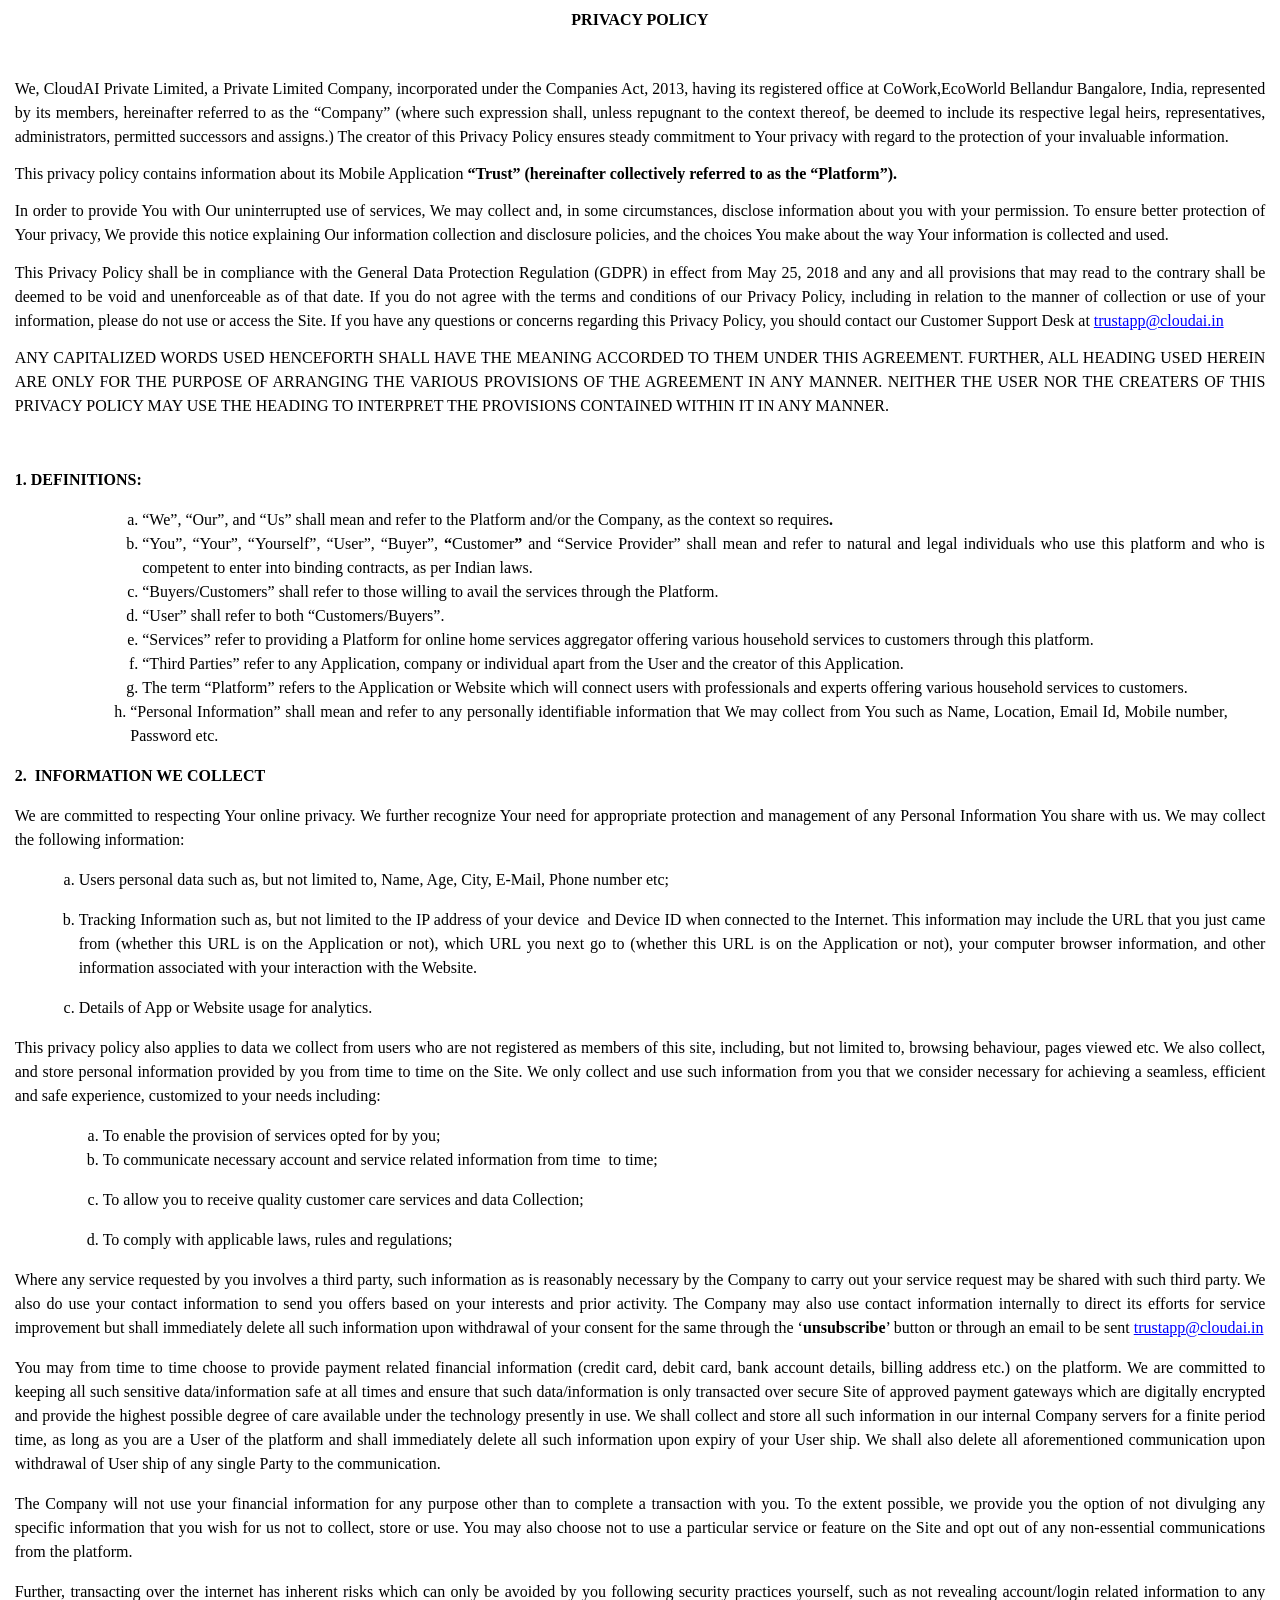
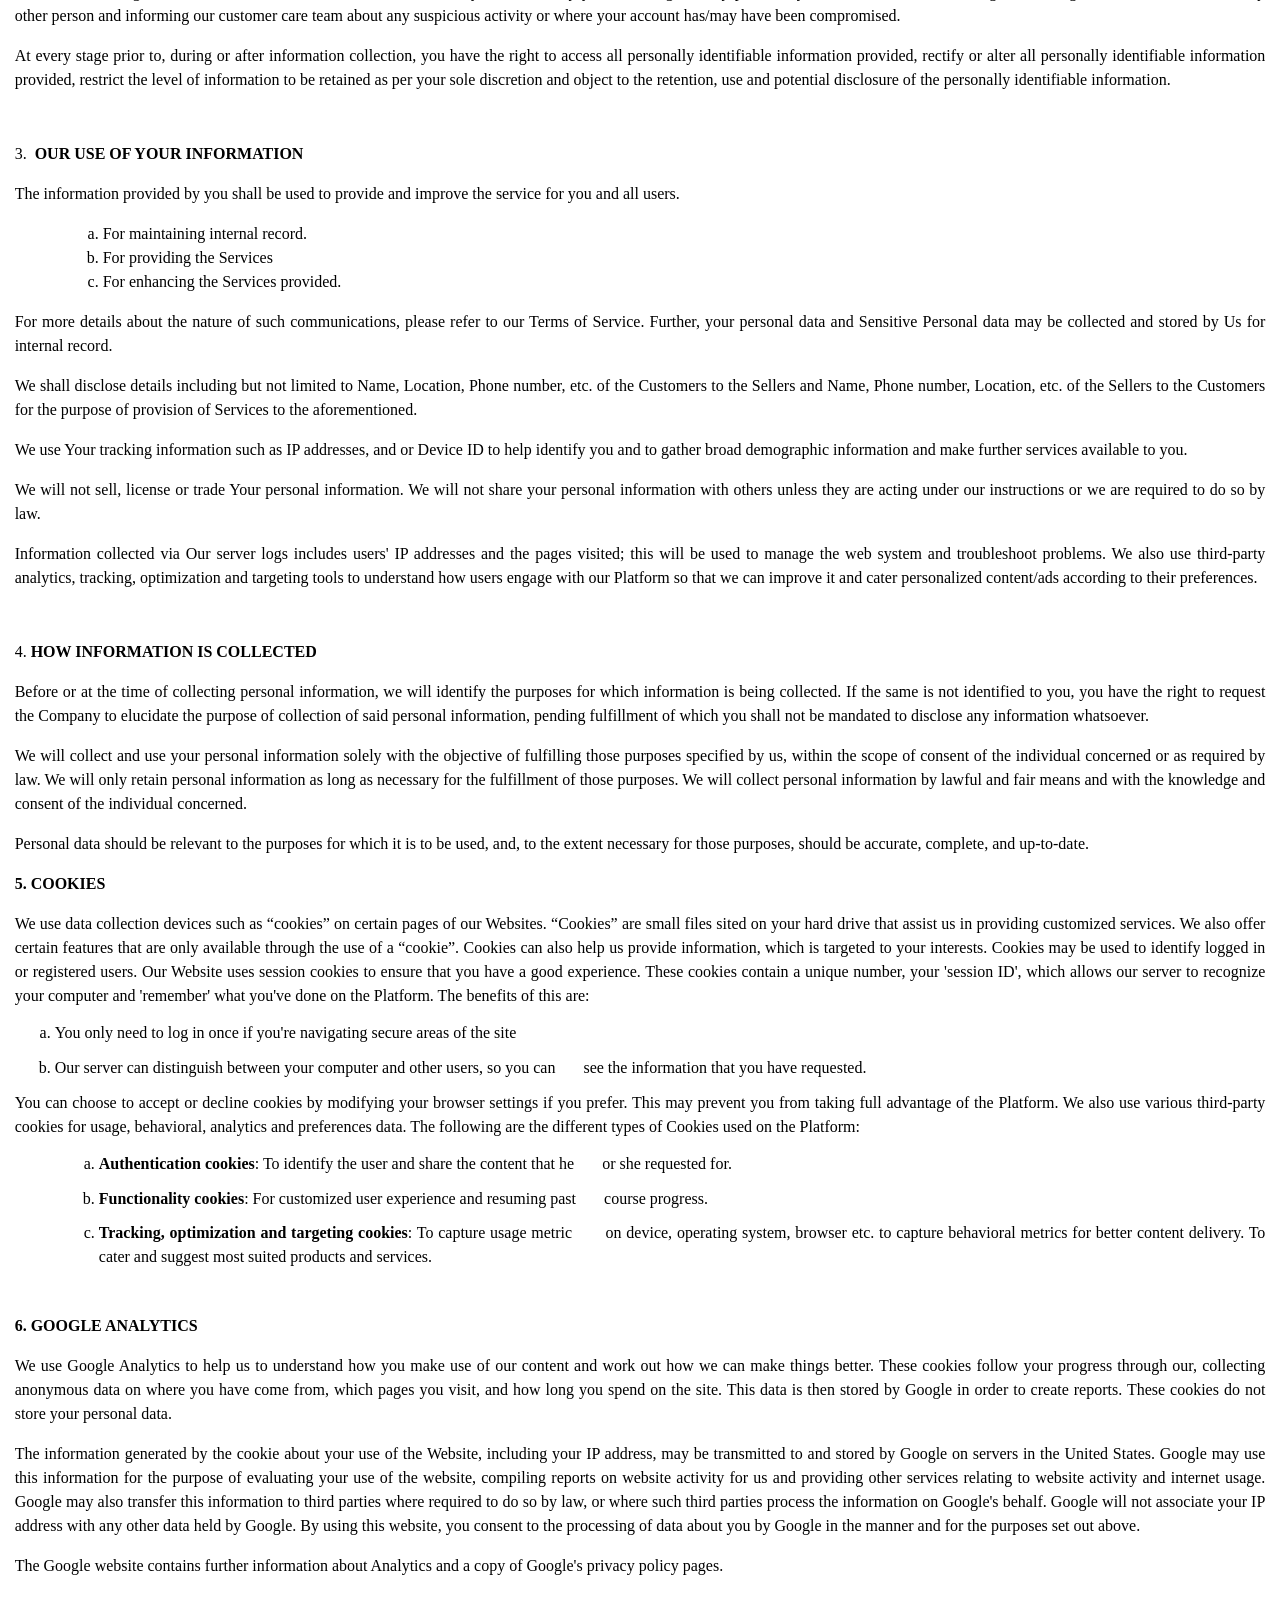
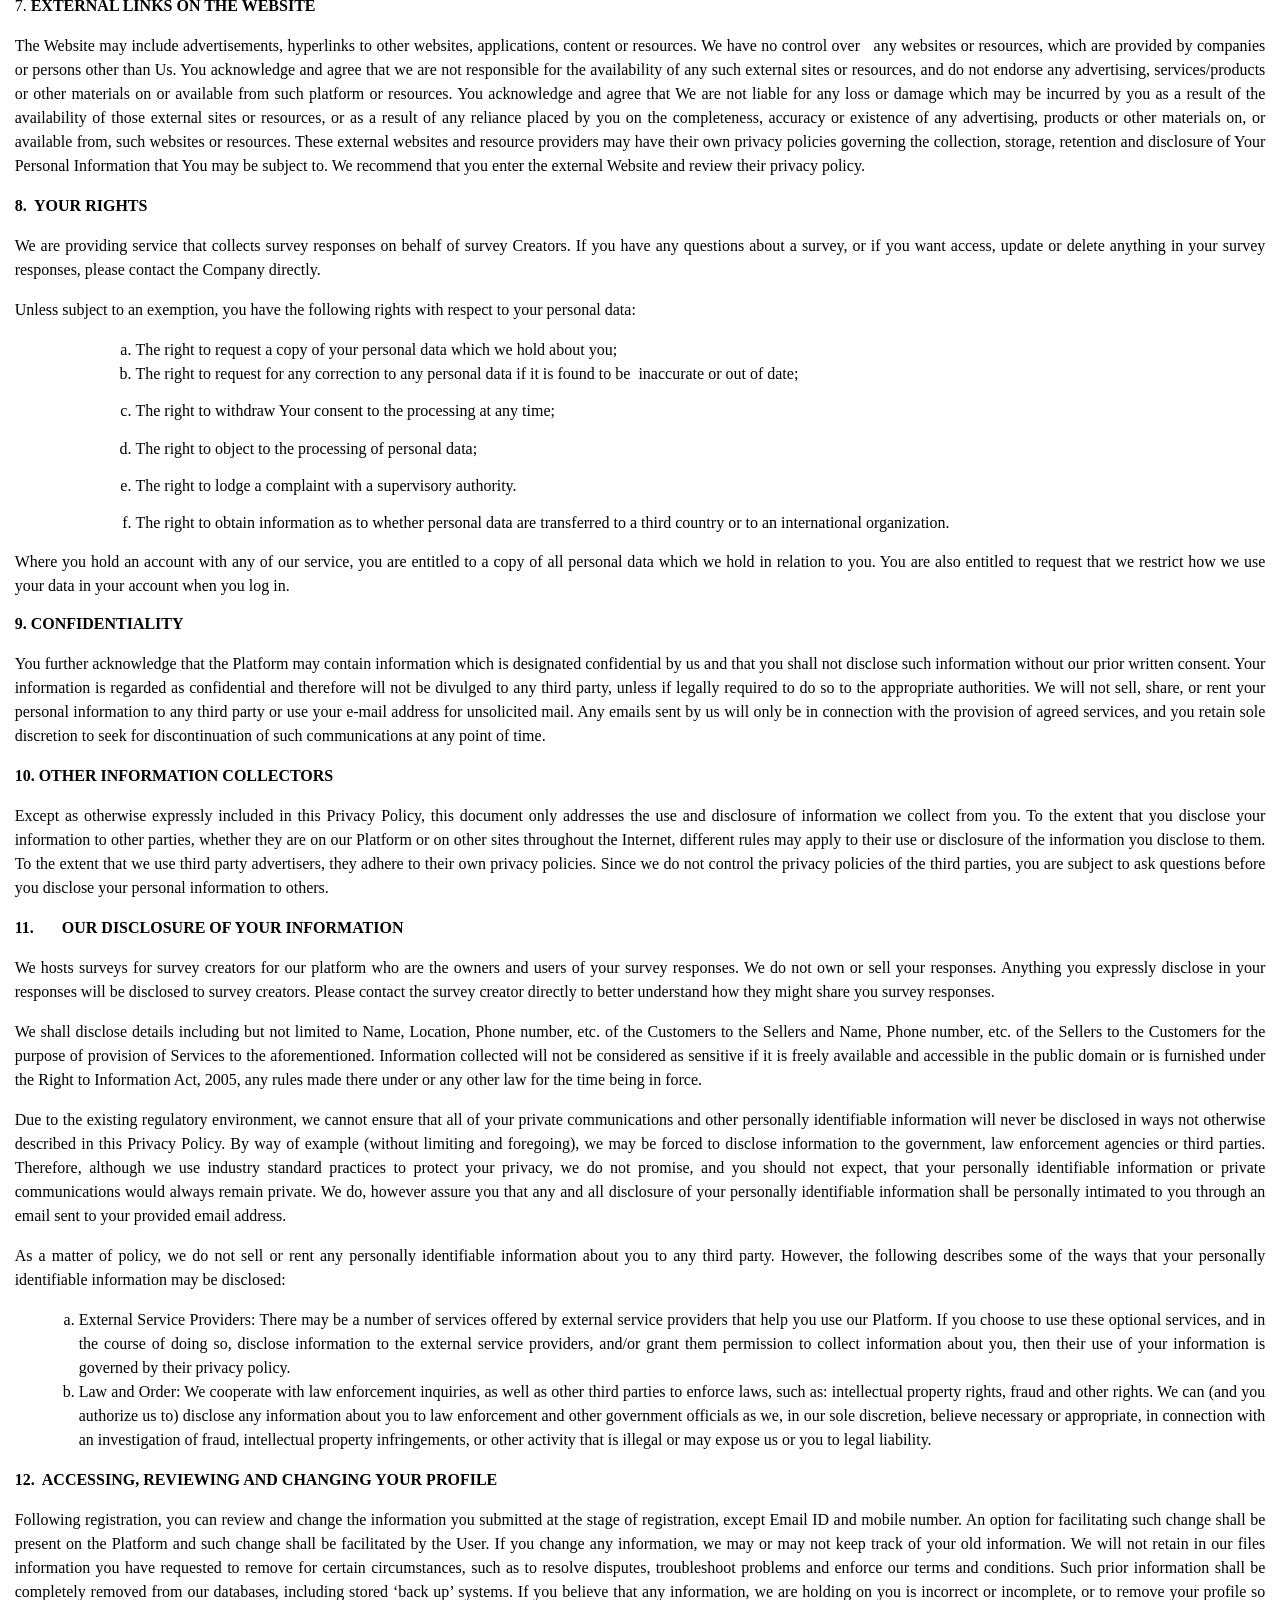
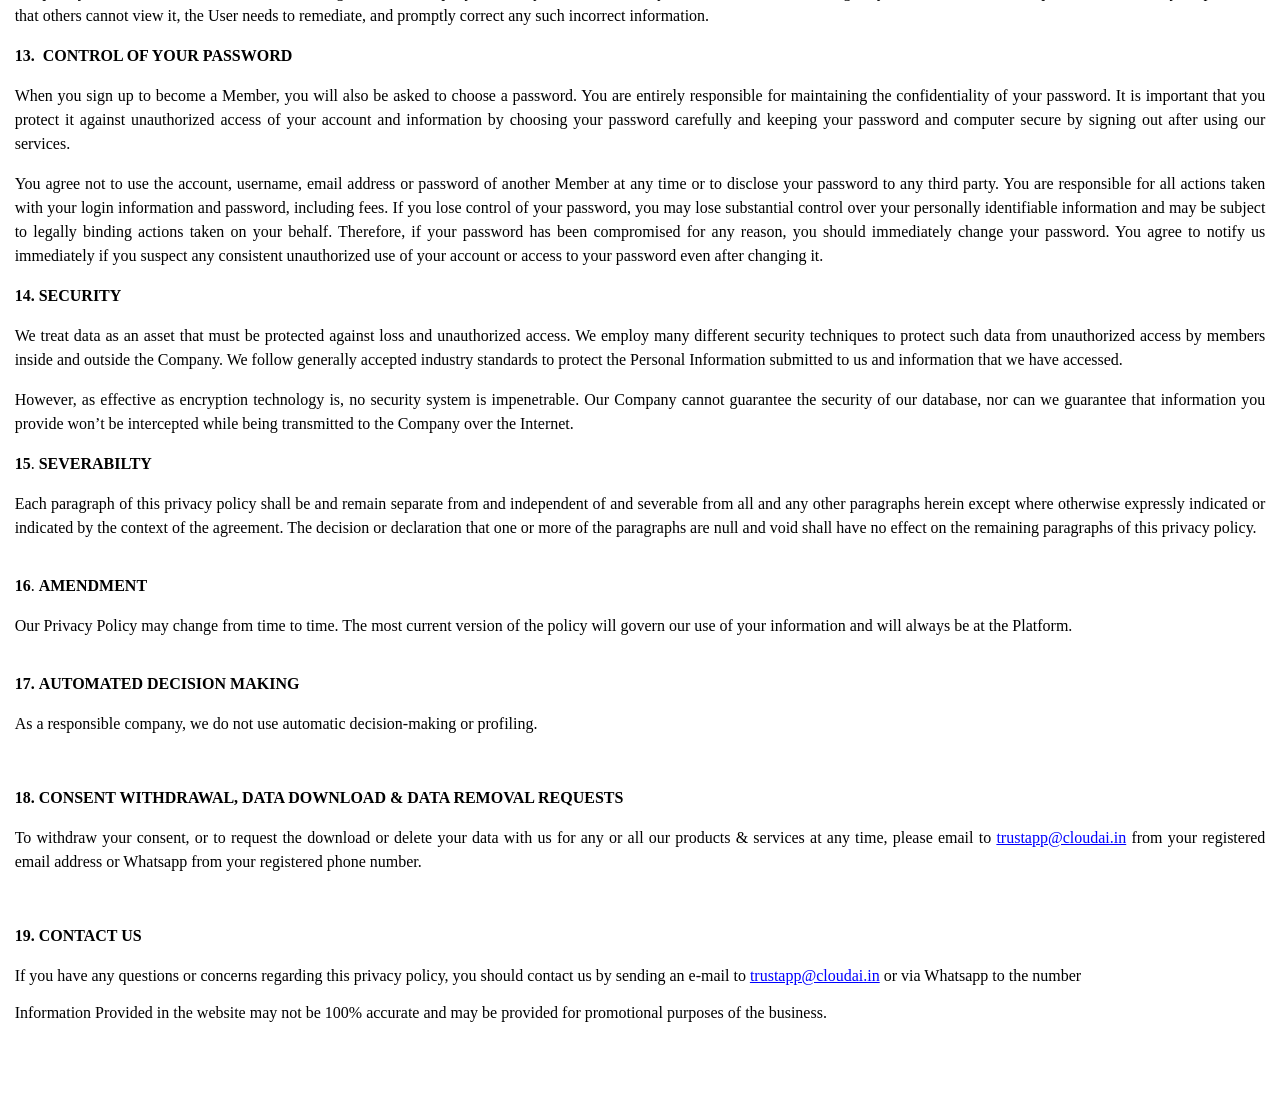
<file: trust-pp.html>
<html><head><meta http-equiv="Content-Type" content="text/html;charset=utf-8" /><link href="trust-pp-style.css" rel="stylesheet" type="text/css" /><title>PRIVACY POLICY</title></head><body><div class="calibre" id="calibre_link-0">
	<p class="block_">PRIVACY POLICY</p>
	<p class="block_1">&nbsp;</p>
	<p id="calibre_link-1" class="block_2"><span class="text_">We,</span><span class="text_1"> </span><span class="text_">CloudAI Private Limited, a Private Limited Company, incorporated under the Companies Act, 2013, having its registered office at CoWork,EcoWorld Bellandur Bangalore, India,</span><span class="text_1"> </span><span class="text_">represented by its members, hereinafter referred to as the “Company” (where such expression shall, unless repugnant to the context thereof, be deemed to include its respective legal heirs, representatives, administrators, permitted successors and assigns.) The creator of this Privacy Policy ensures steady commitment to Your privacy with regard to the protection of your invaluable information. </span></p>
	<p class="block_2"><span class="text_">This privacy policy contains information about its Mobile Application </span><span class="text_1">“Trust”</span><span class="text_"> </span><span class="text_1">(hereinafter collectively referred to as the “Platform”).</span></p>
	<p class="block_3"><span class="calibre1">In order to provide You with Our uninterrupted use of services, We may collect and, in some circumstances, disclose information about you with your permission. To ensure better protection of Your privacy, We provide this notice explaining Our information collection and disclosure policies, and the choices You make about the way Your information is collected and used.  </span></p>
	<p class="block_2"><span class="text_">This Privacy Policy shall be in compliance with the General Data Protection Regulation (GDPR) in effect from May 25, 2018 and any and all provisions that may read to the contrary shall be deemed to be void and unenforceable as of that date. If you do not agree with the terms and conditions of our Privacy Policy, including in relation to the manner of collection or use of your information, please do not use or access the Site. If you have any questions or concerns regarding this Privacy Policy, you should contact our Customer Support Desk at  </span><a href="mailto:trustapp@cloudai.in" class="text_2">trustapp@cloudai.in</a><span class="text_"> </span></p>
	<p class="block_4">ANY CAPITALIZED WORDS USED HENCEFORTH SHALL HAVE THE MEANING ACCORDED TO THEM UNDER THIS AGREEMENT. FURTHER, ALL HEADING USED HEREIN ARE ONLY FOR THE PURPOSE OF ARRANGING THE VARIOUS PROVISIONS OF THE AGREEMENT IN ANY MANNER. NEITHER THE USER NOR THE CREATERS OF THIS PRIVACY POLICY MAY USE THE HEADING TO INTERPRET THE PROVISIONS CONTAINED WITHIN IT IN ANY MANNER.</p>
	<p class="block_5">&nbsp;</p>
	<p class="block_4"> <b class="calibre2">1. DEFINITIONS: </b></p>
	<ol class="list_">
	<li id="calibre_link-2" class="block_6"> “We”, “Our”, and “Us” shall mean and refer to the Platform and/or the Company, as the context so requires<b class="calibre2">.</b></li>
	<li class="block_7">“You”, “Your”, “Yourself”, “User”, “Buyer”, <b class="calibre2">“</b>Customer<b class="calibre2">”</b> and “Service Provider” shall mean and refer to natural and legal individuals who use this platform and who is competent to enter into binding contracts, as per Indian laws.</li>
	<li class="block_7">“Buyers/Customers” shall refer to those willing to avail the services through the Platform.</li>
	<li class="block_7">“User” shall refer to both “Customers/Buyers”. </li>
	<li class="block_7"> “Services” refer to providing a Platform for online home services aggregator offering various household services to customers through <span id="calibre_link-3">this platform. </span></li>
	<li class="block_8">“Third Parties” refer to any Application, company or individual apart from the User and the creator of this Application.</li>
	<li class="block_9">The term “Platform” refers to the Application or Website which will connect users with professionals and experts offering various household services to customers.</li>
	<li class="block_10"> “Personal Information” shall mean and refer to any personally identifiable information that We may collect from You such as Name, Location, Email Id, Mobile number, Password etc. </li>
</ol>
	<p class="block_11"><span class="calibre1">2.  INFORMATION WE COLLECT</span></p>
	<p class="block_4">We are committed to respecting Your online privacy. We further recognize Your need for appropriate protection and management of any Personal Information You share with us. We may collect the following information: </p>
	<ol class="list_">
	<li class="block_12">Users personal data such as, but not limited to, Name, Age, City, E-Mail, Phone number etc;</li>
	<li class="block_12">Tracking Information such as, but not limited to the IP address of your device  and Device ID when connected to the Internet. This information may include the URL that you just came from (whether this URL is on the Application or not), which URL you next go to (whether this URL is on the Application or not), your computer browser information, and other information associated with your interaction with the Website.</li>
	<li class="block_13"><span class="text_">Details of App or</span><span class="text_3"> </span><span class="text_"><span class="calibre1">Website usage for analytics.  </span></span></li>
</ol>
	<p class="block_4">This privacy policy also applies to data we collect from users who are not registered as members of this site, including, but not limited to, browsing behaviour, pages viewed etc. We also collect, and store personal information provided by you from time to time on the Site. We only collect and use such information from you that we consider necessary for achieving a seamless, efficient and safe experience, customized to your needs including: </p>
	<ol class="list_">
	<li class="block_14">To enable the provision of services opted for by you;  </li>
	<li class="block_15">To communicate necessary account and service related information from time  to time;  </li>
	<li class="block_16">To allow you to receive quality customer care services and data Collection;</li>
	<li class="block_16">To comply with applicable laws, rules and regulations;</li>
</ol>
	<p class="block_17"><span class="text_">Where any service requested by you involves a third party, such information as is reasonably necessary by the Company to carry out your service request may be shared with such third party. We also do use your contact information to send you offers based on your interests and prior activity. The Company may also use contact information internally to direct its efforts for service improvement but shall immediately delete all such information upon withdrawal of your consent for the same through the ‘</span><span class="text_1">unsubscribe</span><span class="text_">’ button or through an email to be sent  </span><a href="mailto:trustapp@cloudai.in" class="text_2">trustapp@cloudai.in</a><span class="text_"> </span></p>
	<p class="block_4">You may from time to time choose to provide payment related financial information (credit card, debit card, bank account details, billing address etc.) on the platform. We are committed to keeping all such sensitive data/information safe at all times and ensure that such data/information is only transacted over secure Site of approved payment gateways which are digitally encrypted and provide the highest possible degree of care available under the technology presently in use. We shall collect and store all such information in our internal Company servers for a finite period time, as long as you are a User of the platform and shall immediately delete all such information upon expiry of your User ship. We shall also delete all aforementioned communication upon withdrawal of User ship of any single Party to the communication.</p>
	<p class="block_4">The Company will not use your financial information for any purpose other than to complete a transaction with you. To the extent possible, we provide you the option of not divulging any specific information that you wish for us not to collect, store or use. You may also choose not to use a particular service or feature on the Site and opt out of any non-essential communications from the platform. </p>
	<p class="block_4">Further, transacting over the internet has inherent risks which can only be avoided by you following security practices yourself, such as not revealing account/login related information to any other person and informing our customer care team about any suspicious activity or where your account has/may have been compromised. </p>
	<p class="block_4">At every stage prior to, during or after information collection, you have the right to access all personally identifiable information provided, rectify or alter all personally identifiable information provided, restrict the level of information to be retained as per your sole discretion and object to the retention, use and potential disclosure of the personally identifiable information. </p>
	<p class="block_5">&nbsp;</p>
	<p class="block_17"><span class="text_">3<span class="calibre1">.  </span></span><span class="text_1">OUR USE OF YOUR INFORMATION</span></p>
	<p class="block_4">The information provided by you shall be used to provide and improve the service for you and all users.</p>
	<ol class="list_">
	<li class="block_14">For maintaining internal record.</li>
	<li class="block_18">For providing the Services</li>
	<li class="block_15">For enhancing the Services provided. </li>
</ol>
	<p class="block_4">For more details about the nature of such communications, please refer to our Terms of Service. Further, your personal data and Sensitive Personal data may be collected and stored by Us for internal record. </p>
	<p class="block_4">We shall disclose details including but not limited to Name, Location, Phone number, etc. of the Customers to the Sellers and Name, Phone number, Location, etc. of the Sellers to the Customers for the purpose of provision of Services to the aforementioned.</p>
	<p class="block_4">We use Your tracking information such as IP addresses, and or Device ID to help identify you and to gather broad demographic information and make further services available to you. </p>
	<p class="block_4">We will not sell, license or trade Your personal information. We will not share your personal information with others unless they are acting under our instructions or we are required to do so by law. </p>
	<p class="block_4">Information collected via Our server logs includes users' IP addresses and the pages visited; this will be used to manage the web system and troubleshoot problems. We also use third-party analytics, tracking, optimization and targeting tools to understand how users engage with our Platform so that we can improve it and cater personalized content/ads according to their preferences.</p>
	<p class="block_5">&nbsp;</p>
	<p class="block_4">4. <b class="calibre2">HOW INFORMATION IS COLLECTED</b></p>
	<p class="block_4">Before or at the time of collecting personal information, we will identify the purposes for which information is being collected. If the same is not identified to you, you have the right to request the Company to elucidate the purpose of collection of said personal information, pending fulfillment of which you shall not be mandated to disclose any information whatsoever. </p>
	<p class="block_4">We will collect and use your personal information solely with the objective of fulfilling those purposes specified by us, within the scope of consent of the individual concerned or as required by law. We will only retain personal information as long as necessary for the fulfillment of those purposes. We will collect personal information by lawful and fair means and with the knowledge and consent of the individual concerned. </p>
	<p class="block_4">Personal data should be relevant to the purposes for which it is to be used, and, to the extent necessary for those purposes, should be accurate, complete, and up-to-date. </p>
	<p class="block_17"><span class="text_1">5. COOKIES</span></p>
	<p class="block_3">We use data collection devices such as “cookies” on certain pages of our Websites. “Cookies” are small files sited on your hard drive that assist us in providing customized services. We also offer certain features that are only available through the use of a “cookie”. Cookies can also help us provide information, which is targeted to your interests. Cookies may be used to identify logged in or registered users. Our Website uses session cookies to ensure that you have a good experience. These cookies contain a unique number, your 'session ID', which allows our server to recognize your computer and 'remember' what you've done on the Platform. The benefits of this are:</p>
	<ol class="list_">
	<li class="block_19">You only need to log in once if you're navigating secure areas of the site</li>
	<li class="block_19">Our server can distinguish between your computer and other users, so you can <span class="tab">&nbsp;&nbsp;&nbsp;&nbsp;&nbsp;&nbsp;</span>see the information that you have requested.</li>
</ol>
	<p class="block_2"><span class="text_4">You can choose to accept or decline cookies by modifying your browser settings if you prefer. This may prevent you from taking full advantage of the Platform. </span><span class="text_5">We also use various third-party cookies for usage, behavioral, analytics and preferences data. The following are the different types of Cookies used on the Platform:</span></p>
	<ol class="list_">
	<li class="block_20"><span class="text_6">Authentication cookies</span><span class="text_5">: To identify the user and share the content that he <span class="tab">&nbsp;&nbsp;&nbsp;&nbsp;&nbsp;&nbsp;</span>or she requested for.</span></li>
	<li class="block_20"><span class="text_6">Functionality cookies</span><span class="text_5">: For customized user experience and resuming past <span class="tab">&nbsp;&nbsp;&nbsp;&nbsp;&nbsp;&nbsp;</span>course progress.</span></li>
	<li class="block_20"><span class="text_6">Tracking, optimization and targeting cookies</span><span class="text_5">: To capture usage metric <span class="tab">&nbsp;&nbsp;&nbsp;&nbsp;&nbsp;&nbsp;</span>on device, operating system, browser etc. to capture behavioral metrics for better content delivery. To cater and suggest most suited products and services.</span></li>
</ol>
	<p class="block_5">&nbsp;</p>
	<p class="block_4"><b class="calibre2">6. </b> <b class="calibre2">GOOGLE ANALYTICS</b></p>
	<p class="block_4">We use Google Analytics to help us to understand how you make use of our content and work out how we can make things better. These cookies follow your progress through our, collecting anonymous data on where you have come from, which pages you visit, and how long you spend on the site. This data is then stored by Google in order to create reports. These cookies do not store your personal data. </p>
	<p class="block_4">The information generated by the cookie about your use of the Website, including your IP address, may be transmitted to and stored by Google on servers in the United States. Google may use this information for the purpose of evaluating your use of the website, compiling reports on website activity for us and providing other services relating to website activity and internet usage. Google may also transfer this information to third parties where required to do so by law, or where such third parties process the information on Google's behalf. Google will not associate your IP address with any other data held by Google. By using this website, you consent to the processing of data about you by Google in the manner and for the purposes set out above. </p>
	<p class="block_4">The Google website contains further information about Analytics and a copy of Google's privacy policy pages. </p>
	<p class="block_4">7. <b class="calibre2">EXTERNAL LINKS ON THE WEBSITE </b></p>
	<p class="block_4"><span class="calibre1">The Website may include advertisements, hyperlinks to other websites, applications, content or resources. We have no control over   any websites or resources, which are provided by companies or persons other than Us. You acknowledge and agree that we are not responsible for the availability of any such external sites or resources, and do not endorse any advertising, services/products or other materials on or available from such platform or resources. You acknowledge and agree that We are not liable for any loss or damage which may be incurred by you as a result of the availability of those external sites or resources, or as a result of any reliance placed by you on the completeness, accuracy or existence of any advertising, products or other materials on, or available from, such websites or resources. These external websites and resource providers may have their own privacy policies governing the collection, storage, retention and disclosure of Your Personal Information that You may be subject to. We recommend that you enter the external Website and review their privacy policy.</span></p>
	<p class="block_11"><span class="calibre1">8.  YOUR RIGHTS</span></p>
	<p class="block_4">We are providing service that collects survey responses on behalf of survey Creators. If you have any questions about a survey, or if you want access, update or delete anything in your survey responses, please contact the Company directly. </p>
	<p class="block_4">Unless subject to an exemption, you have the following rights with respect to your personal data: </p>
	<ol class="list_">
	<li class="block_21">The right to request a copy of your personal data which we hold about you;  </li>
	<li class="block_22">The right to request for any correction to any personal data if it is found to be  inaccurate or out of date;  </li>
	<li class="block_23">The right to withdraw Your consent to the processing at any time;  </li>
	<li class="block_23">The right to object to the processing of personal data;  </li>
	<li class="block_23">The right to lodge a complaint with a supervisory authority.  </li>
	<li class="block_21">The right to obtain information as to whether personal data are transferred to a third country or to an international organization.</li>
</ol>
	<p class="block_24">&nbsp;</p>
	<p class="block_3">Where you hold an account with any of our service, you are entitled to a copy of all personal data which we hold in relation to you. You are also entitled to request that we restrict how we use your data in your account when you log in.</p>
	<p class="block_11">9. CONFIDENTIALITY</p>
	<p class="block_4">You further acknowledge that the Platform may contain information which is designated confidential by us and that you shall not disclose such information without our prior written consent. Your information is regarded as confidential and therefore will not be divulged to any third party, unless if legally required to do so to the appropriate authorities. We will not sell, share, or rent your personal information to any third party or use your e-mail address for unsolicited mail. Any emails sent by us will only be in connection with the provision of agreed services, and you retain sole discretion to seek for discontinuation of such communications at any point of time. </p>
	<p class="block_11">10. OTHER INFORMATION COLLECTORS </p>
	<p class="block_4">Except as otherwise expressly included in this Privacy Policy, this document only addresses the use and disclosure of information we collect from you. To the extent that you disclose your information to other parties, whether they are on our Platform or on other sites throughout the Internet, different rules may apply to their use or disclosure of the information you disclose to them. To the extent that we use third party advertisers, they adhere to their own privacy policies. Since we do not control the privacy policies of the third parties, you are subject to ask questions before you disclose your personal information to others. </p>
	<p class="block_11">11. <span class="tab">&nbsp;&nbsp;&nbsp;&nbsp;&nbsp;&nbsp;</span>OUR DISCLOSURE OF YOUR INFORMATION </p>
	<p class="block_4">We hosts surveys for survey creators for our platform who are the owners and users of your survey responses. We do not own or sell your responses. Anything you expressly disclose in your responses will be disclosed to survey creators. Please contact the survey creator directly to better understand how they might share you survey responses.</p>
	<p class="block_4">We shall disclose details including but not limited to Name, Location, Phone number, etc. of the Customers to the Sellers and Name, Phone number, etc. of the Sellers to the Customers for the purpose of provision of Services to the aforementioned. Information collected will not be considered as sensitive if it is freely available and accessible in the public domain or is furnished under the Right to Information Act, 2005, any rules made there under or any other law for the time being in force.</p>
	<p class="block_4">Due to the existing regulatory environment, we cannot ensure that all of your private communications and other personally identifiable information will never be disclosed in ways not otherwise described in this Privacy Policy. By way of example (without limiting and foregoing), we may be forced to disclose information to the government, law enforcement agencies or third parties. Therefore, although we use industry standard practices to protect your privacy, we do not promise, and you should not expect, that your personally identifiable information or private communications would always remain private. We do, however assure you that any and all disclosure of your personally identifiable information shall be personally intimated to you through an email sent to your provided email address. </p>
	<p class="block_4">As a matter of policy, we do not sell or rent any personally identifiable information about you to any third party. However, the following describes some of the ways that your personally identifiable information may be disclosed: </p>
	<ol class="list_">
	<li class="block_25">External Service Providers: There may be a number of services offered by external service providers that help you use our Platform. If you choose to use these optional services, and in the course of doing so, disclose information to the external service providers, and/or grant them permission to collect information about you, then their use of your information is governed by their privacy policy.</li>
	<li class="block_26">Law and Order: We cooperate with law enforcement inquiries, as well as other third parties to enforce laws, such as: intellectual property rights, fraud and other rights. We can (and you authorize us to) disclose any information about you to law enforcement and other government officials as we, in our sole discretion, believe necessary or appropriate, in connection with an investigation of fraud, intellectual property infringements, or other activity that is illegal or may expose us or you to legal liability. </li>
</ol>
	<p class="block_11"><span class="calibre1">12.  ACCESSING, REVIEWING AND CHANGING YOUR PROFILE </span></p>
	<p class="block_4">Following registration, you can review and change the information you submitted at the stage of registration, except Email ID and mobile number. An option for facilitating such change shall be present on the Platform and such change shall be facilitated by the User. If you change any information, we may or may not keep track of your old information. We will not retain in our files information you have requested to remove for certain circumstances, such as to resolve disputes, troubleshoot problems and enforce our terms and conditions. Such prior information shall be completely removed from our databases, including stored ‘back up’ systems. If you believe that any information, we are holding on you is incorrect or incomplete, or to remove your profile so that others cannot view it, the User needs to remediate, and promptly correct any such incorrect information.</p>
	<p class="block_11"><span class="calibre1">13.  CONTROL OF YOUR PASSWORD</span></p>
	<p class="block_4">When you sign up to become a Member, you will also be asked to choose a password. You are entirely responsible for maintaining the confidentiality of your password. It is important that you protect it against unauthorized access of your account and information by choosing your password carefully and keeping your password and computer secure by signing out after using our services. </p>
	<p class="block_4">You agree not to use the account, username, email address or password of another Member at any time or to disclose your password to any third party. You are responsible for all actions taken with your login information and password, including fees. If you lose control of your password, you may lose substantial control over your personally identifiable information and may be subject to legally binding actions taken on your behalf. Therefore, if your password has been compromised for any reason, you should immediately change your password. You agree to notify us immediately if you suspect any consistent unauthorized use of your account or access to your password even after changing it.</p>
	<p class="block_11">14. SECURITY</p>
	<p class="block_4">We treat data as an asset that must be protected against loss and unauthorized access. We employ many different security techniques to protect such data from unauthorized access by members inside and outside the Company. We follow generally accepted industry standards to protect the Personal Information submitted to us and information that we have accessed.</p>
	<p class="block_4">However, as effective as encryption technology is, no security system is impenetrable. Our Company cannot guarantee the security of our database, nor can we guarantee that information you provide won’t be intercepted while being transmitted to the Company over the Internet. </p>
	<p class="block_4"><b class="calibre2">15</b>.<b class="calibre2"> SEVERABILTY </b></p>
	<p class="block_4">Each paragraph of this privacy policy shall be and remain separate from and independent of and severable from all and any other paragraphs herein except where otherwise expressly indicated or indicated by the context of the agreement. The decision or declaration that one or more of the paragraphs are null and void shall have no effect on the remaining paragraphs of this privacy policy.</p>
	<p class="block_27">&nbsp;</p>
	<p class="block_4"><b class="calibre2">16</b>. <b class="calibre2">AMENDMENT </b></p>
	<p class="block_4">Our Privacy Policy may change from time to time. The most current version of the policy will govern our use of your information and will always be at the Platform.</p>
	<p class="block_27">&nbsp;</p>
	<p class="block_4"><b class="calibre2">17.</b> <b class="calibre2">AUTOMATED DECISION MAKING </b></p>
	<p class="block_4">As a responsible company, we do not use automatic decision-making or profiling. </p>
	<p class="block_5">&nbsp;</p>
	<p class="block_11">18. CONSENT WITHDRAWAL, DATA DOWNLOAD &amp; DATA REMOVAL REQUESTS </p>
	<p class="block_17"><span class="text_">To withdraw your consent, or to request the download or delete your data with us for any or all our products &amp; services at any time, please email to  </span><a href="mailto:trustapp@cloudai.in" class="text_2">trustapp@cloudai.in</a><span class="text_"> from your registered email address or Whatsapp  from your registered phone number.</span></p>
	<p class="block_5">&nbsp;</p>
	<p class="block_4"><b class="calibre2">19.</b> <b class="calibre2">CONTACT US </b></p>
	<p class="block_2"><span class="text_">If you have any questions or concerns regarding this privacy policy, you should contact us by sending an e-mail to </span><span id="calibre_link-4" class="text_7"></span><a href="mailto:trustapp@cloudai.in" class="calibre3"><span class="text_7"></span><span class="text_2">trustapp@cloudai.in</span><span class="text_7"></span></a><span class="text_7"> </span><span class="text_">or via Whatsapp to the number  </span></p>
	<p class="block_17">Information Provided in the website may not be 100% accurate and may be provided for promotional purposes of the business.</p>
	<p class="block_5">&nbsp;</p>
	<p class="block_5">&nbsp;</p>

</div>

</body></html>
</file>
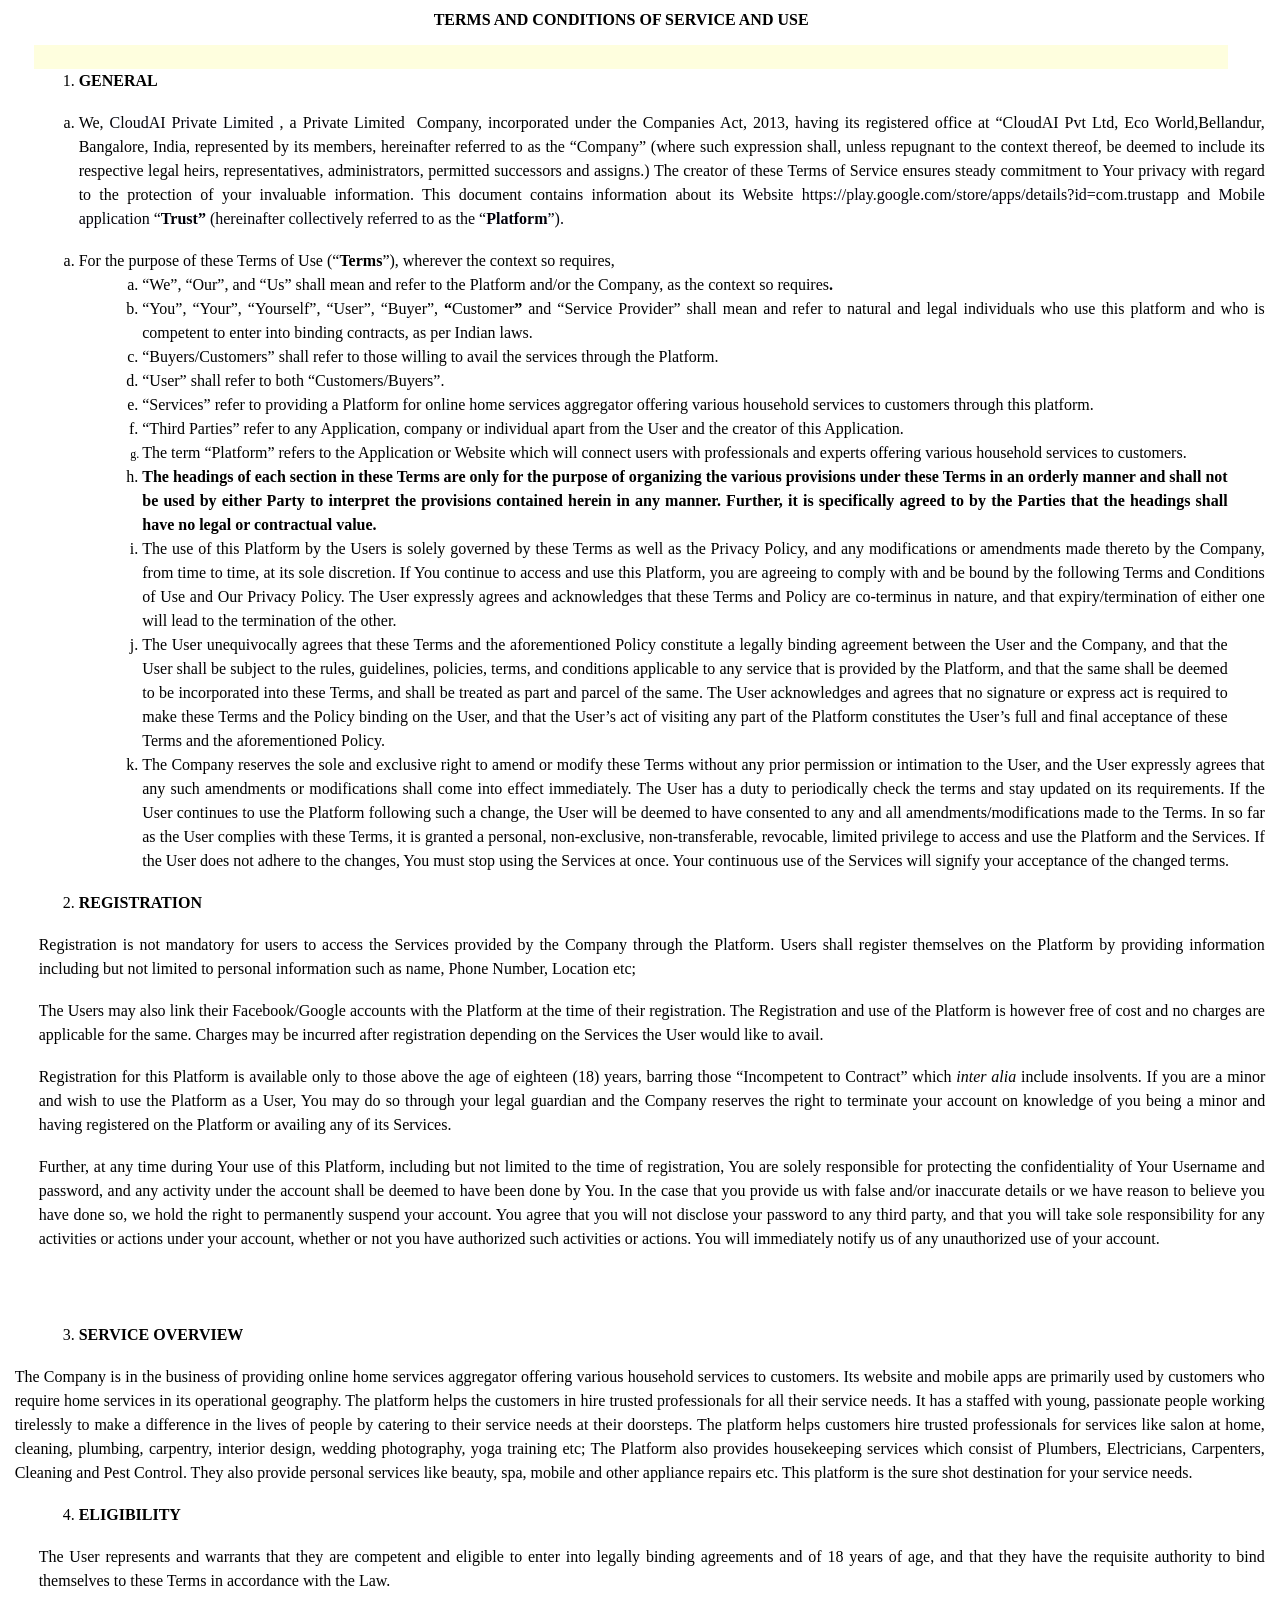
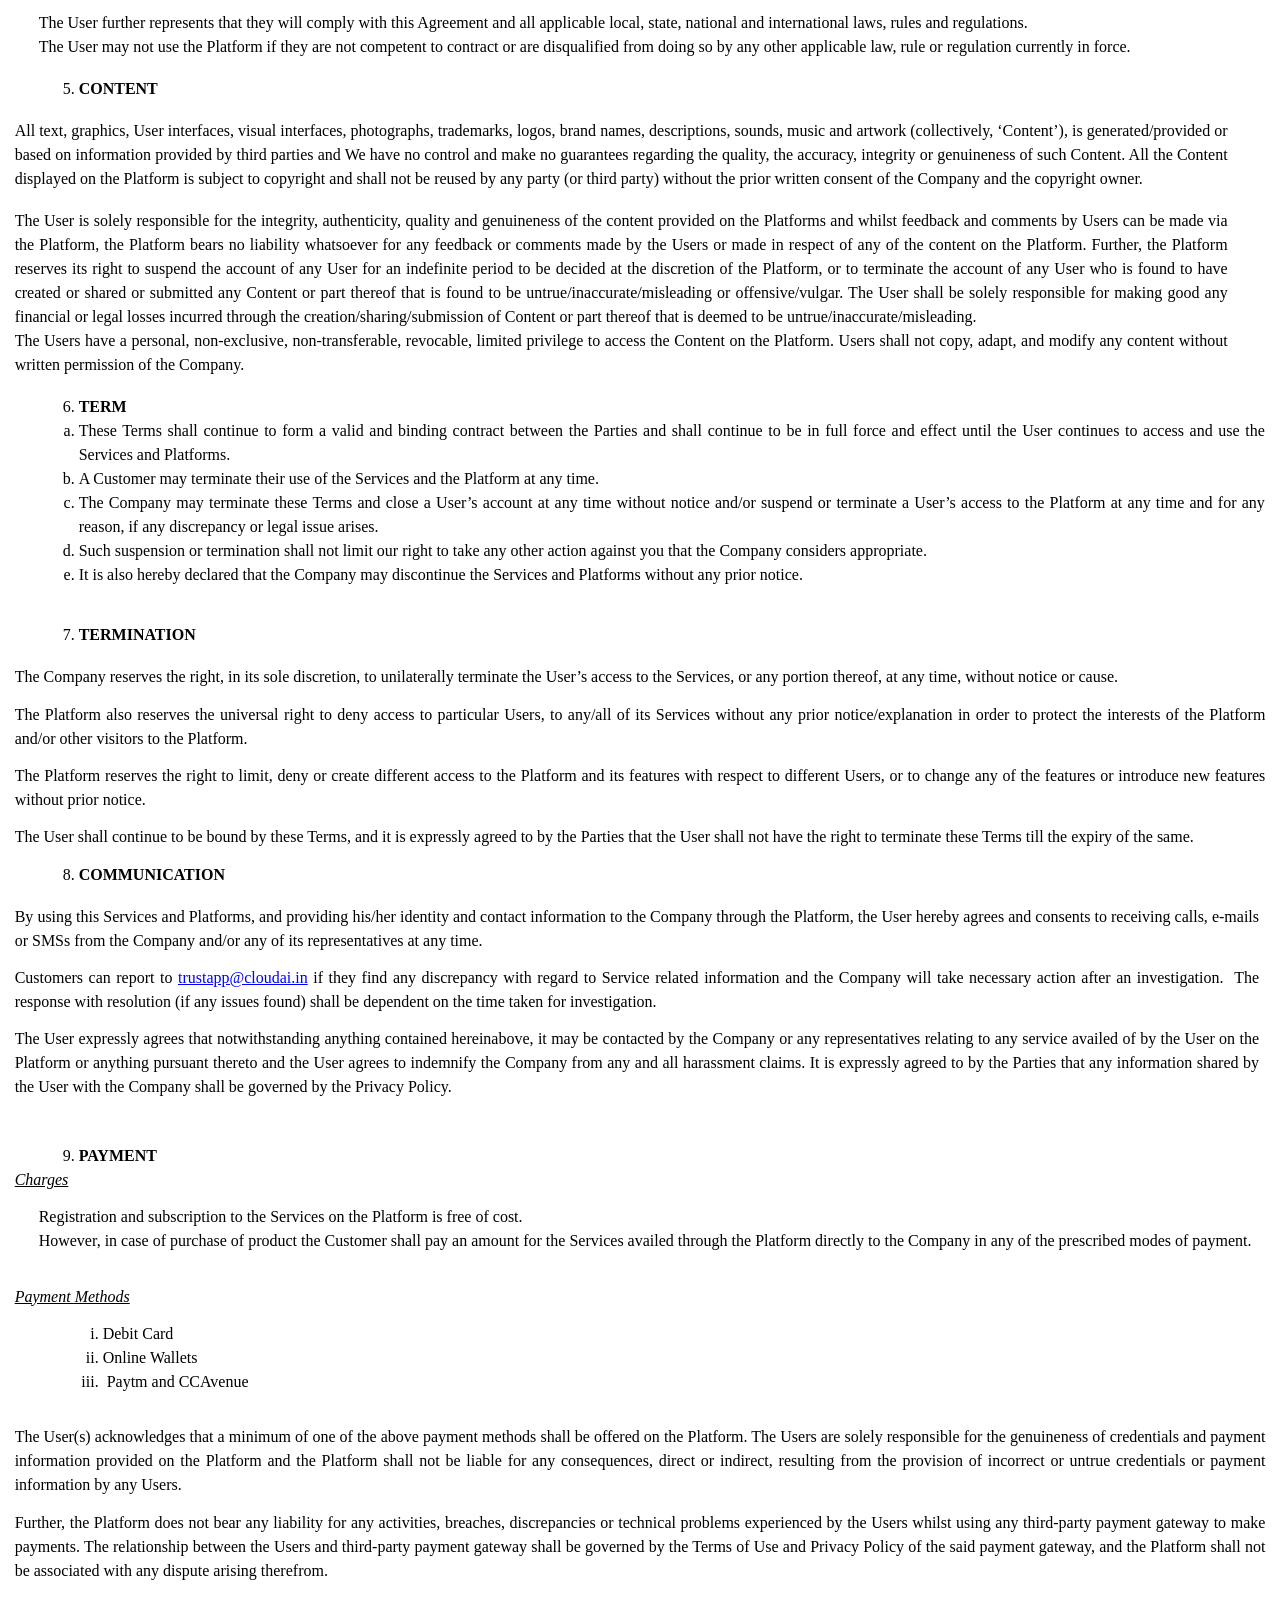
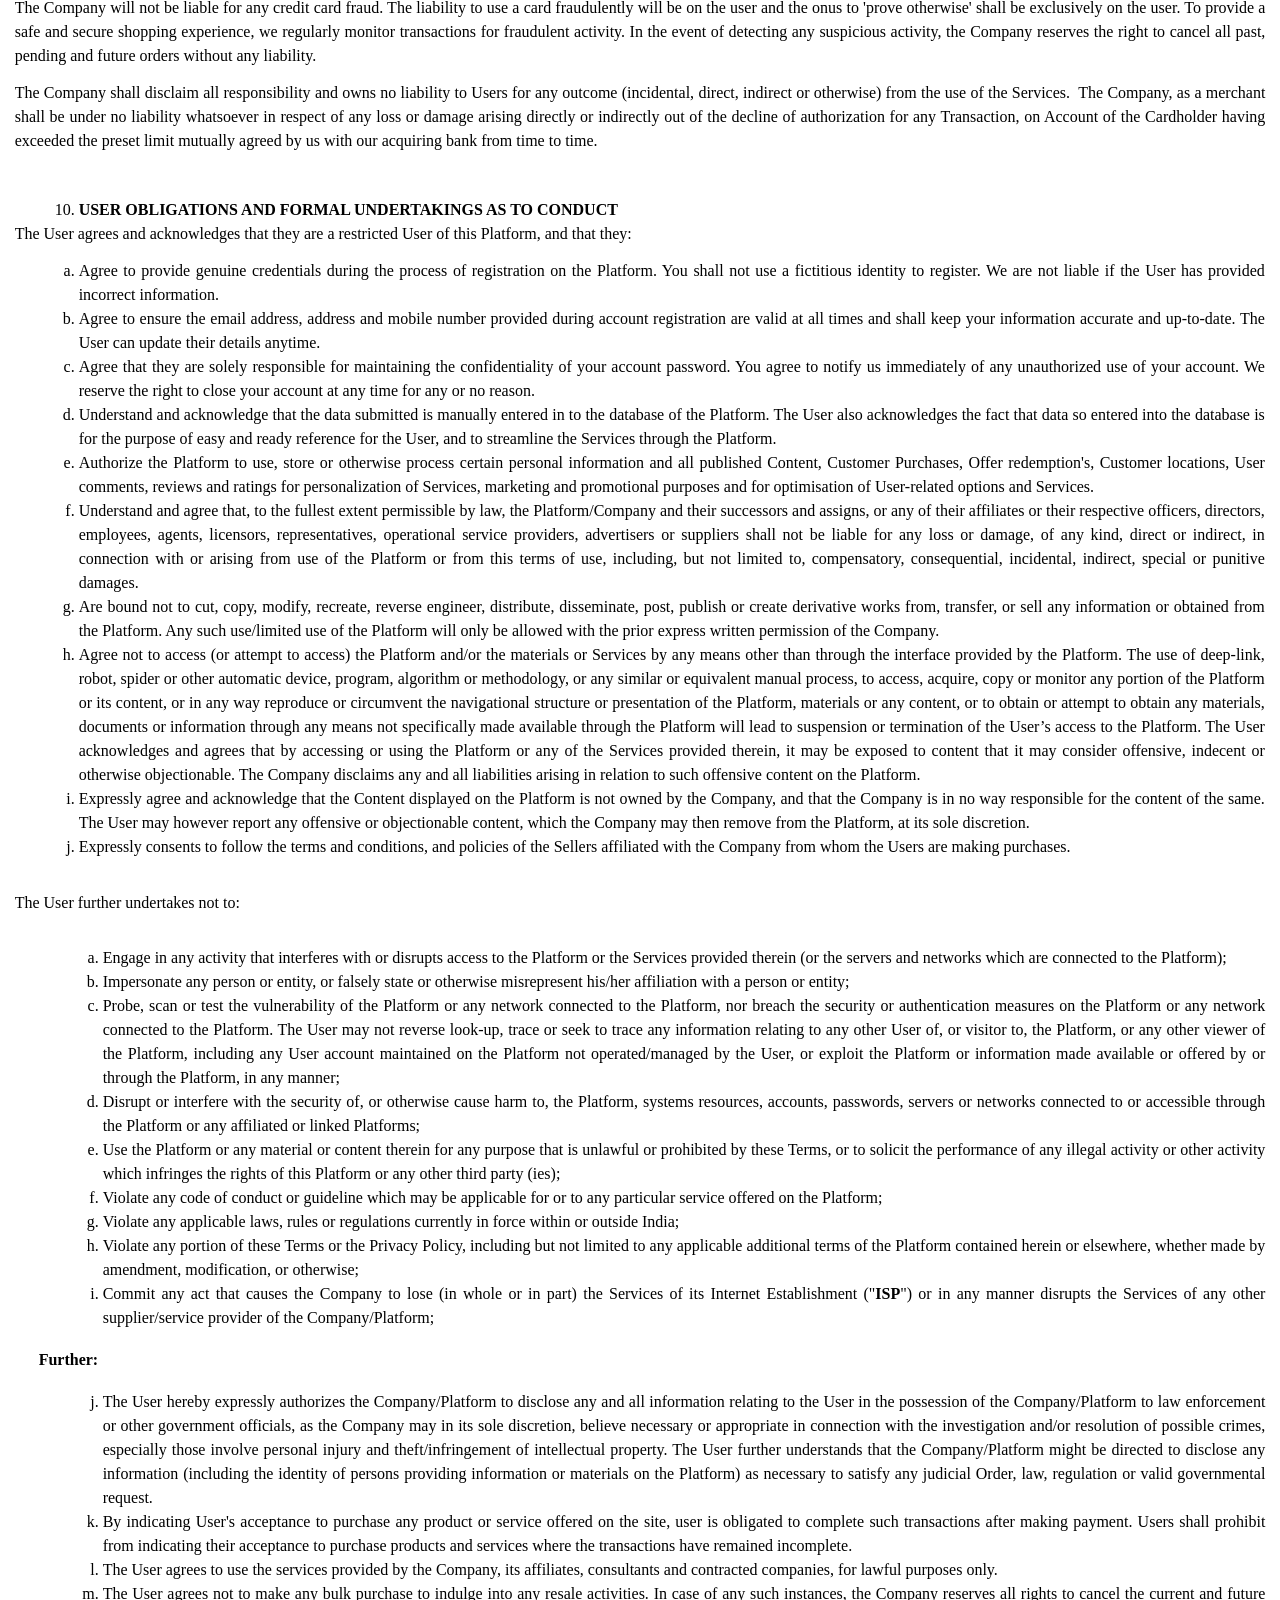
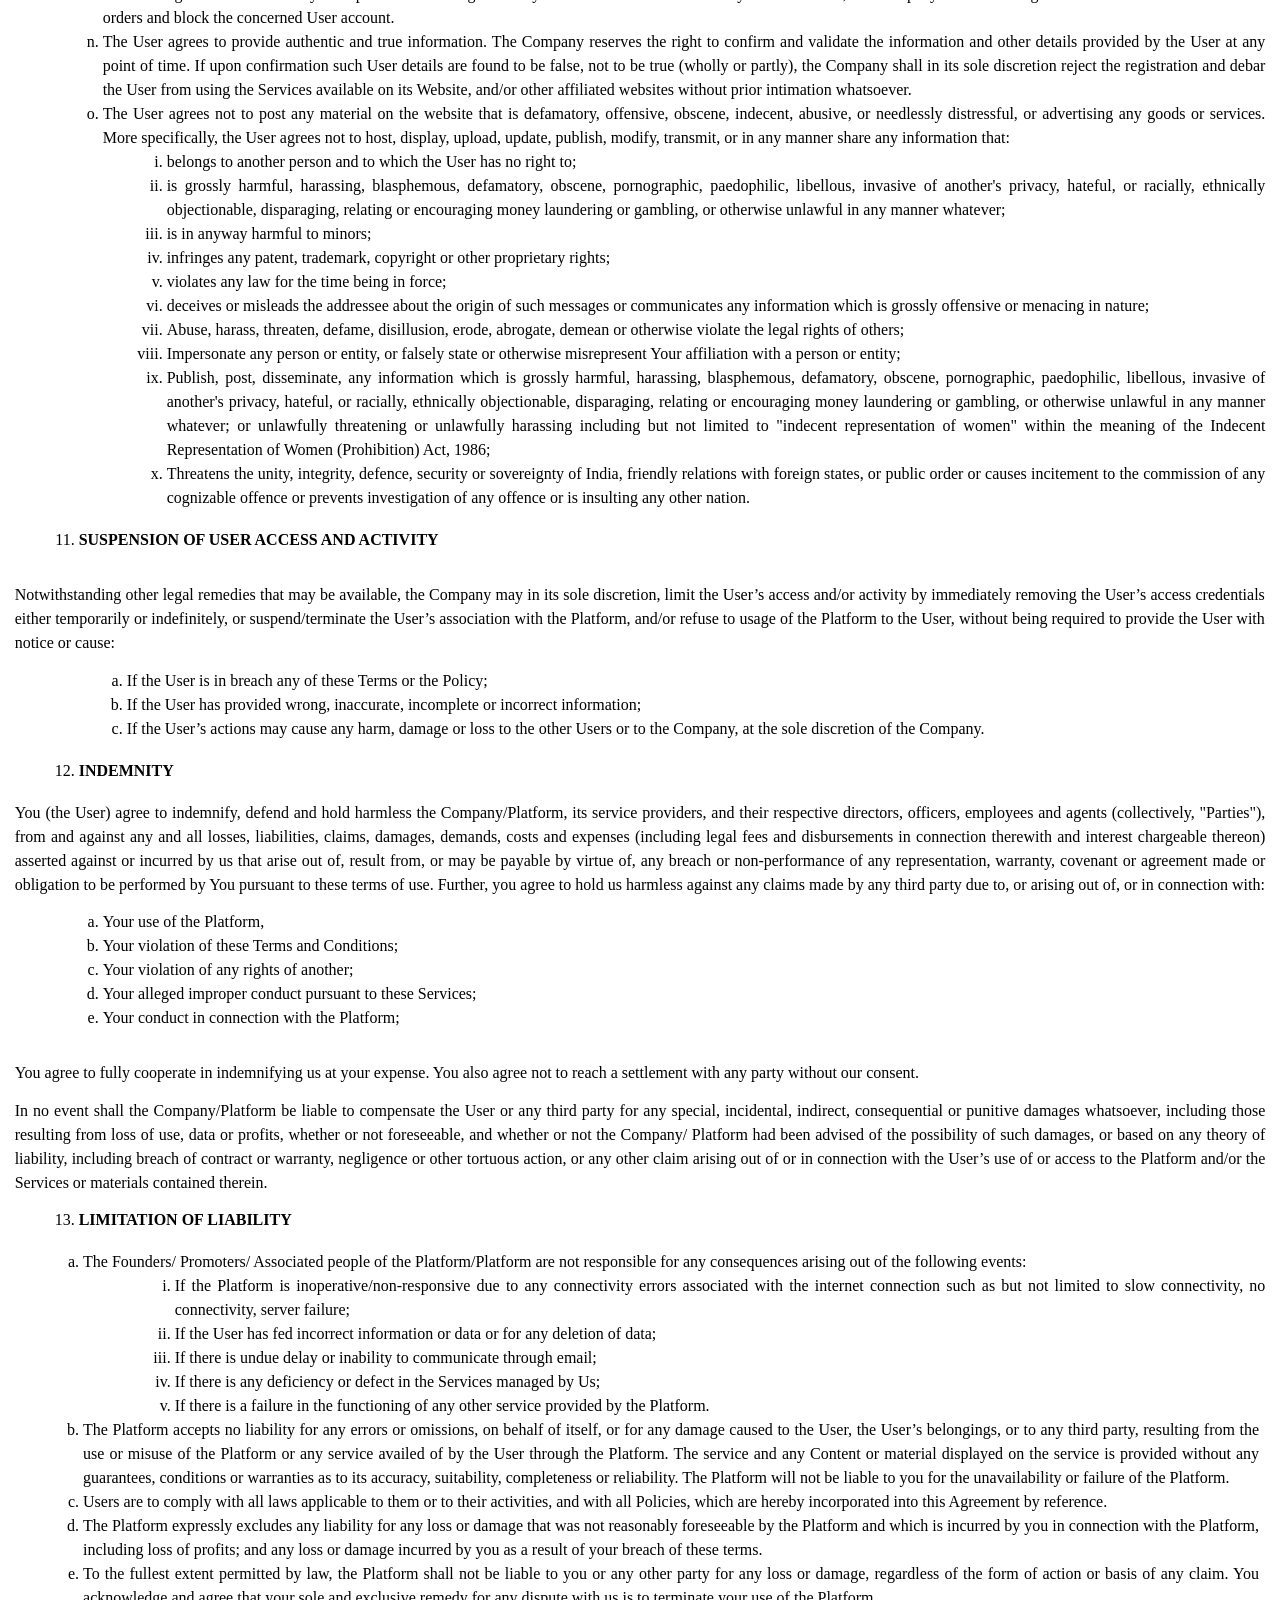
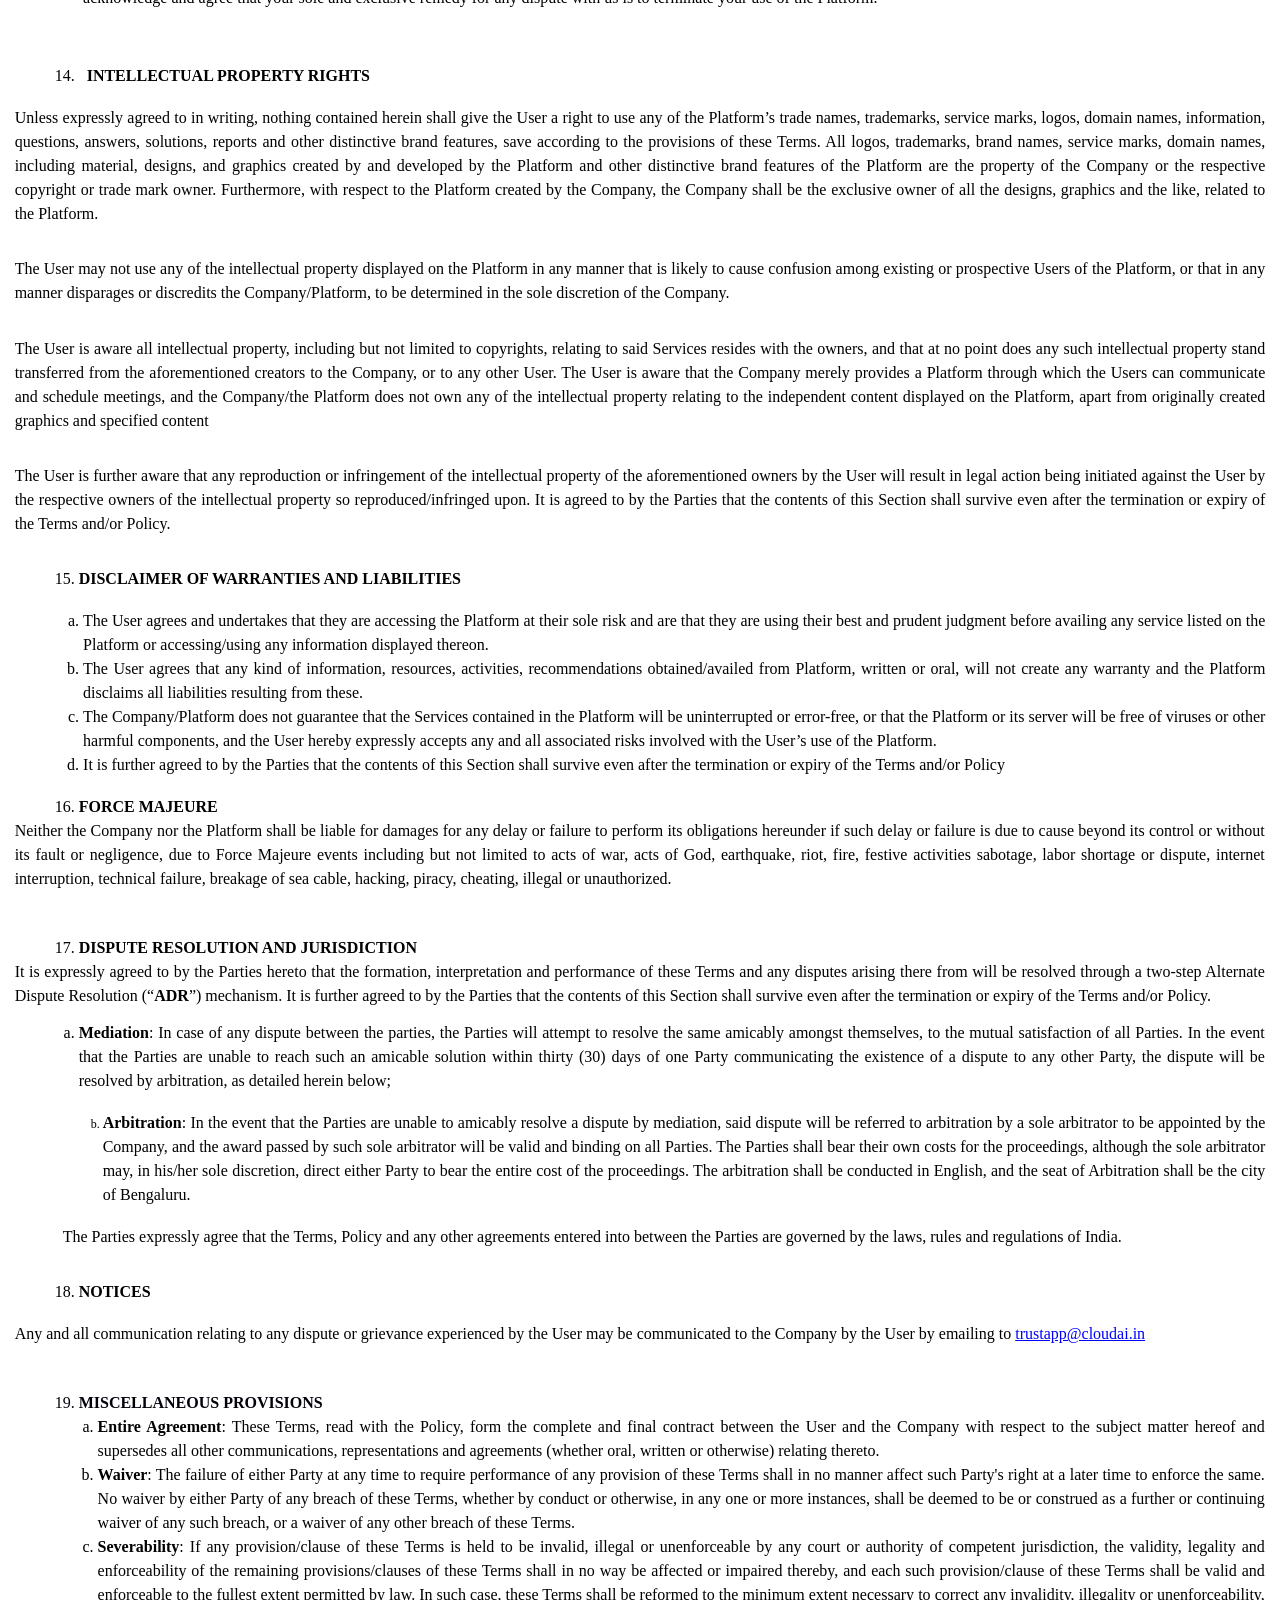
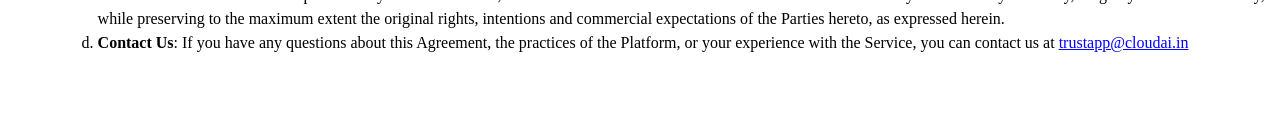
<file: trust-tos.html>
<html><head><meta http-equiv="Content-Type" content="text/html;charset=utf-8" /><link href="trust-style.css" rel="stylesheet" type="text/css" /><title>TOS-CloudAI</title></head><body><div class="calibre" id="calibre_link-0">
	<p class="block_">TERMS AND CONDITIONS OF SERVICE AND USE</p>
	<p class="block_1">&nbsp;</p>
	<ol class="list_">
	<li class="block_2"><b class="calibre1">GENERAL</b></li>
</ol>
	<p class="block_3">&nbsp;</p>
	<ol class="list_1">
	<li id="calibre_link-1" class="block_4"><span class="text_">We,</span><span class="text_1"></span><span class="text_2"> CloudAI Private Limited </span><span class="text_">, a <span class="calibre2">Private Limited  </span></span><span class="text_">Company, incorporated under the Companies Act, 2013, having its registered office at “CloudAI Pvt Ltd, Eco World,Bellandur, Bangalore, India, represented by its members, hereinafter referred to as the “Company” </span><span class="text_2"></span><span class="text_">(where such expression shall, unless repugnant to the context thereof, be deemed to include its respective legal heirs, representatives, administrators, permitted successors and assigns.) The creator of these Terms of Service ensures steady commitment to Your privacy with regard to the protection of your invaluable information. This document contains information </span><span id="calibre_link-2" class="text_">about </span><span class="text_2">its Website https://play.google.com/store/apps/details?id=com.trustapp and Mobile application “</span><span class="text_3">Trust”</span><span class="text_2"> (hereinafter collectively referred to as the “</span><span class="text_3">Platform</span><span class="text_2">”).</span><span class="text_4"></span></li>
</ol>
	<p class="block_5">&nbsp;</p>
	<ol class="list_1">
	<li class="block_6">For the purpose of these Terms of Use (“<b class="calibre1">Terms</b>”), wherever the context so requires,</li>
</ol>
	<ol class="list_1">
	<li id="calibre_link-3" class="block_7">“We”, “Our”, and “Us” shall mean and refer to the Platform and/or the Company, as the context so requires<b class="calibre1">.</b></li>
	<li class="block_8">“You”, “Your”, “Yourself”, “User”, “Buyer”, <b class="calibre1">“</b>Customer<b class="calibre1">”</b> and “Service Provider” shall mean and refer to natural and legal individuals who use this platform and who is competent to enter into binding contracts, as per Indian laws.</li>
	<li class="block_8">“Buyers/Customers” shall refer to those willing to avail the services through the Platform.</li>
	<li class="block_8">“User” shall refer to both “Customers/Buyers”. </li>
	<li class="block_8"> “Services” refer to providing a Platform for online home services aggregator offering various household services to customers through <span id="calibre_link-4">this platform. </span></li>
	<li class="block_7">“Third Parties” refer to any Application, company or individual apart from the User and the creator of this Application.</li>
</ol>
	<ol class="list_1">
	<li value="7" class="block_9"><span class="text_5">The term “Platform” refers to the Application or Website which will connect users with professionals and experts offering various household services to customers.</span><span class="text_6"></span></li>
	<li class="block_10"><b class="calibre1">The headings of each section in these Terms are only for the purpose of organizing the various provisions under these Terms in an orderly manner and shall not be used by either Party to interpret the provisions contained herein in any manner. Further, it is specifically agreed to by the Parties that the headings shall have no legal or contractual value.</b></li>
	<li class="block_8">The use of this Platform by the Users is solely governed by these Terms as well as the Privacy Policy, and any modifications or amendments made thereto by the Company, from time to time, at its sole discretion. If You continue to access and use this Platform, you are agreeing to comply with and be bound by the following Terms and Conditions of Use and Our Privacy Policy. The User expressly agrees and acknowledges that these Terms and Policy are co-terminus in nature, and that expiry/termination of either one will lead to the termination of the other.</li>
	<li class="block_10">The User unequivocally agrees that these Terms and the aforementioned Policy constitute a legally binding agreement between the User and the Company, and that the User shall be subject to the rules, guidelines, policies, terms, and conditions applicable to any service that is provided by the Platform, and that the same shall be deemed to be incorporated into these Terms, and shall be treated as part and parcel of the same. The User acknowledges and agrees that no signature or express act is required to make these Terms and the Policy binding on the User, and that the User’s act of visiting any part of the Platform constitutes the User’s full and final acceptance of these Terms and the aforementioned Policy.</li>
	<li class="block_8">The Company reserves the sole and exclusive right to amend or modify these Terms without any prior permission or intimation to the User, and the User expressly agrees that any such amendments or modifications shall come into effect immediately. The User has a duty to periodically check the terms and stay updated on its requirements. If the User continues to use the Platform following such a change, the User will be deemed to have consented to any and all amendments/modifications made to the Terms. In so far as the User complies with these Terms, it is granted a personal, non-exclusive, non-transferable, revocable, limited privilege to access and use the Platform and the Services. If the User does not adhere to the changes, You must stop using the Services at once. Your continuous use of the Services will signify your acceptance of the changed terms.</li>
</ol>
	<p class="block_11">&nbsp;</p>
	<ol class="list_">
	<li value="2" class="block_12"><b class="calibre1">REGISTRATION</b></li>
</ol>
	<p class="block_3">&nbsp;</p>
	<p class="block_13"><span class="text_5">Registration is not mandatory for users to access the Services provided by the Company through the Platform. Users shall register themselves on the Platform by providing information including but not limited to personal information such as name, Phone Number, Location etc; </span><span class="text_6"></span></p>
	<p class="block_5">&nbsp;</p>
	<p class="block_14">The Users may also link their Facebook/Google accounts with the Platform at the time of their registration. The Registration and use of the Platform is however free of cost and no charges are applicable for the same. Charges may be incurred after registration depending on the Services the User would like to avail. </p>
	<p class="block_15">&nbsp;</p>
	<p class="block_16"><span class="text_">Registration for this Platform is available only to those above the age of eighteen (18) years, barring those “Incompetent to Contract” which </span><span class="text_7">inter alia </span><span class="text_">include insolvents. If you are a minor and wish to use the Platform as a User, You may do so through your legal guardian and the Company reserves the right to terminate your account on knowledge of you being a minor and having registered on the Platform or availing any of its Services.</span><span class="text_4"></span></p>
	<p class="block_17">&nbsp;</p>
	<p class="block_14">Further, at any time during Your use of this Platform, including but not limited to the time of registration, You are solely responsible for protecting the confidentiality of Your Username and password, and any activity under the account shall be deemed to have been done by You. In the case that you provide us with false and/or inaccurate details or we have reason to believe you have done so, we hold the right to permanently suspend your account. You agree that you will not disclose your password to any third party, and that you will take sole responsibility for any activities or actions under your account, whether or not you have authorized such activities or actions. You will immediately notify us of any unauthorized use of your account.</p>
	<p class="block_3">&nbsp;</p>
	<p class="block_3">&nbsp;</p>
	<p class="block_3">&nbsp;</p>
	<p class="block_3">&nbsp;</p>
	<ol class="list_">
	<li value="3" class="block_12"><b class="calibre1">SERVICE OVERVIEW </b></li>
</ol>
	<p class="block_3">&nbsp;</p>
	<p class="block_18"><span class="text_5">The Company is in the business of providing online home services aggregator offering various household services to customers. Its website and mobile apps are primarily used by customers who require home services in its operational geography. The platform helps the customers in hire trusted professionals for all their service needs. It has a staffed with young, passionate people working tirelessly to make a difference in the lives of people by catering to their service needs at their doorsteps. The platform helps customers hire trusted professionals for services like salon at home, cleaning, plumbing, carpentry, interior design, wedding photography, yoga training etc; The Platform also provides housekeeping services which consist of Plumbers, Electricians, Carpenters, Cleaning and Pest Control. They also provide personal services like beauty, spa, mobile and other appliance repairs etc. This platform is the sure shot destination for your service needs.</span><span class="text_6"></span></p>
	<p class="block_3">&nbsp;</p>
	<ol class="list_">
	<li value="4" class="block_12"><b class="calibre1">ELIGIBILITY</b></li>
</ol>
	<p class="block_5">&nbsp;</p>
	<p class="block_19"><span class="text_">The User represents and warrants that they are competent and eligible to enter into legally binding agreements and of 18 years of age, and that they have the requisite authority to bind themselves to these Terms in accordance with the Law. </span><span class="text_4"></span></p>
	<p class="block_5">&nbsp;</p>
	<p class="block_14">The User further represents that they will comply with this Agreement and all applicable local, state, national and international laws, rules and regulations.</p>
	<p class="block_14">The User may not use the Platform if they are not competent to contract or are disqualified from doing so by any other applicable law, rule or regulation currently in force. </p>
	<p class="block_5">&nbsp;</p>
	<ol class="list_">
	<li value="5" class="block_12"><b class="calibre1">CONTENT</b></li>
</ol>
	<p class="block_5">&nbsp;</p>
	<p class="block_20">All text, graphics, User interfaces, visual interfaces, photographs, trademarks,&nbsp;logos, brand names, descriptions, sounds, music and artwork (collectively, ‘Content’), is generated/provided or based on information provided by third parties and We have no control and make no guarantees regarding the quality, the accuracy, integrity or genuineness of such Content. All the Content displayed on the Platform is subject to copyright and shall not be reused by any party (or third party) without the prior written consent of the Company and the copyright owner.</p>
	<p class="block_21">&nbsp;</p>
	<p class="block_20">The User is solely responsible for the integrity, authenticity, quality and genuineness of the content provided on the Platforms and whilst feedback and comments by Users can be made via the Platform, the Platform bears no liability whatsoever for any feedback or comments made by the Users or made in respect of any of the content on the Platform. Further, the Platform reserves its right to suspend the account of any User for an indefinite period to be decided at the discretion of the Platform, or to terminate the account of any User who is found to have created or shared or submitted any Content or part thereof that is found to be untrue/inaccurate/misleading or offensive/vulgar. The User shall be solely responsible for making good any financial or legal losses incurred through the creation/sharing/submission of Content or part thereof that is deemed to be untrue/inaccurate/misleading.</p>
	<p class="block_20">The Users have a personal, non-exclusive, non-transferable, revocable, limited privilege to access the Content on the Platform. Users shall not copy, adapt, and modify any content without written permission of the Company.</p>
	<p class="block_21">&nbsp;</p>
	<ol class="list_">
	<li value="6" class="block_22"><span class="text_1">TERM</span><span class="text_4"></span></li>
</ol>
	<ol class="list_1">
	<li class="block_12">These Terms shall continue to form a valid and binding contract between the Parties and shall continue to be in full force and effect until the User continues to access and use the Services and Platforms.</li>
	<li class="block_12">A Customer may terminate their use of the Services and the Platform at any time. </li>
	<li class="block_12">The Company may terminate these Terms and close a User’s account at any time without notice and/or suspend or terminate a User’s access to the Platform at any time and for any reason, if any discrepancy or legal issue arises.</li>
	<li class="block_12"> Such suspension or termination shall not limit our right to take any other action against you that the Company considers appropriate.&nbsp;</li>
	<li class="block_12">It is also hereby declared that the Company may discontinue the Services and Platforms without any prior notice.</li>
</ol>
	<p class="block_23">&nbsp;</p>
	<p class="block_23">&nbsp;</p>
	<ol class="list_">
	<li value="7" class="block_2"><b class="calibre1">TERMINATION</b></li>
</ol>
	<p class="block_21">&nbsp;</p>
	<p class="block_24">The Company reserves the right, in its sole discretion, to unilaterally terminate the User’s access to the Services, or any portion thereof, at any time, without notice or cause. </p>
	<p class="block_24">The Platform also reserves the universal right to deny access to particular Users, to any/all of its Services without any prior notice/explanation in order to protect the interests of the Platform and/or other visitors to the Platform. </p>
	<p class="block_24">The Platform reserves the right to limit, deny or create different access to the Platform and its features with respect to different Users, or to change any of the features or introduce new features without prior notice. </p>
	<p class="block_24">The User shall continue to be bound by these Terms, and it is expressly agreed to by the Parties that the User shall not have the right to terminate these Terms till the expiry of the same.</p>
	<ol class="list_">
	<li value="8" class="block_25"><b class="calibre1">COMMUNICATION</b></li>
</ol>
	<p class="block_26">&nbsp;</p>
	<p class="block_27">By using this Services and Platforms, and providing his/her identity and contact information to the Company through the Platform, the User hereby agrees and consents to receiving calls, e-mails or SMSs from the Company and/or any of its representatives at any time.</p>
	<p class="block_28"><span class="text_5">Customers can report to</span><span class="text_8"> </span><a href="mailto:trustapp@cloudai.in" class="text_9">trustapp@cloudai.in</a><span class="text_8"> </span><span class="text_5"> </span><span class="text_10"></span><span class="text_5"><span class="calibre2">if they find any discrepancy with regard to Service related information and the Company will take necessary action after an investigation.  The response with resolution (if any issues found) shall be dependent on the time taken for investigation.</span></span></p>
	<p class="block_27">The User expressly agrees that notwithstanding anything contained hereinabove, it may be contacted by the Company or any representatives relating to any service availed of by the User on the Platform or anything pursuant thereto and the User agrees to indemnify the Company from any and all harassment claims. It is expressly agreed to by the Parties that any information shared by the User with the Company shall be governed by the Privacy Policy.</p>
	<p class="block_29">&nbsp;</p>
	<ol class="list_">
	<li value="9" class="block_25"><b class="calibre1">PAYMENT</b></li>
</ol>
	<p class="block_30">Charges </p>
	<p class="block_31">Registration and subscription to the Services on the Platform is free of cost.</p>
	<p class="block_31">However, in case of purchase of product the Customer shall pay an amount for the Services availed through the Platform directly to the Company in any of the prescribed modes of payment.</p>
	<p class="block_29">&nbsp;</p>
	<p class="block_30">Payment Methods</p>
	<ol class="list_2">
	<li class="block_32">Debit Card</li>
	<li class="block_33">Online Wallets </li>
	<li class="block_34"><span class="text_"><span class="calibre2"> Paytm and CCAvenue  </span></span><span class="text_4"></span></li>
</ol>
	<p class="block_35">&nbsp;</p>
	<p class="block_36">The User(s) acknowledges that a minimum of one of the above payment methods shall be offered on the Platform. The Users are solely responsible for the genuineness of credentials and payment information provided on the Platform and the Platform shall not be liable for any consequences, direct or indirect, resulting from the provision of incorrect or untrue credentials or payment information by any Users. </p>
	<p class="block_36">Further, the Platform does not bear any liability for any activities, breaches, discrepancies or technical problems experienced by the Users whilst using any third-party payment gateway to make payments. The relationship between the Users and third-party payment gateway shall be governed by the Terms of Use and Privacy Policy of the said payment gateway, and the Platform shall not be associated with any dispute arising therefrom.</p>
	<p class="block_36">The Company will not be liable for any credit card fraud. The liability to use a card fraudulently will be on the user and the onus to 'prove otherwise' shall be exclusively on the user. To provide a safe and secure shopping experience, we regularly monitor transactions for fraudulent activity. In the event of detecting any suspicious activity, the Company reserves the right to cancel all past, pending and future orders without any liability.</p>
	<p class="block_36"><span class="calibre2">The Company shall disclaim all responsibility and owns no liability to Users for any outcome (incidental, direct, indirect or otherwise) from the use of the Services.  The Company, as a merchant shall be under no liability whatsoever in respect of any loss or damage arising directly or indirectly out of the decline of authorization for any Transaction, on Account of the Cardholder having exceeded the preset limit mutually agreed by us with our acquiring bank from time to time.</span></p>
	<p class="block_35">&nbsp;</p>
	<ol class="list_">
	<li value="10" class="block_37"><b class="calibre1">USER OBLIGATIONS AND FORMAL UNDERTAKINGS AS TO CONDUCT</b></li>
</ol>
	<p class="block_38">The User agrees and acknowledges that they are a restricted User of this Platform, and that they: </p>
	<ol class="list_1">
	<li class="block_39">Agree to provide genuine credentials during the process of registration on the Platform. You shall not use a fictitious identity to register. We are not liable if the User has provided incorrect information. </li>
	<li class="block_12">Agree to ensure the email address, address and mobile number provided during account registration are valid at all times and shall keep your information accurate and up-to-date. The User can update their details anytime.</li>
	<li class="block_12">Agree that they are solely responsible for maintaining the confidentiality of your account password. You agree to notify us immediately of any unauthorized use of your account. We reserve the right to close your account at any time for any or no reason.</li>
	<li class="block_12">Understand and acknowledge that the data submitted is manually entered in to the database of the Platform. The User also acknowledges the fact that data so entered into the database is for the purpose of easy and ready reference for the User, and to streamline the Services through the Platform.</li>
	<li class="block_12"><span class="text_11">Authorize the </span>Platform<span class="text_11"> to use, store or otherwise process certain personal information and all published Content, Customer Purchases, Offer redemption's, Customer locations, User comments, reviews and ratings for personalization of Services, marketing and promotional purposes and for optimisation of User-related options and Services.</span></li>
	<li class="block_12"><span class="text_11">Understand and agree that, to the fullest extent permissible by law, the </span>Platform/Company<span class="text_11"> and their successors and assigns, or any of their affiliates or their respective officers, directors, employees, agents, licensors, representatives, operational service providers, advertisers or suppliers shall not be liable for any loss or damage, of any kind, direct or indirect, in connection with or arising from use of the Platform or from this terms of use, including, but not limited to, compensatory, consequential, incidental, indirect, special or punitive damages.</span></li>
	<li class="block_12">Are bound not to cut, copy, modify, recreate, reverse engineer, distribute, disseminate, post, publish or create derivative works from, transfer, or sell any information or obtained from the Platform. Any such use/limited use of the Platform will only be allowed with the prior express written permission of the Company. </li>
	<li class="block_12">Agree not to access (or attempt to access) the Platform and/or the materials or Services by any means other than through the interface provided by the Platform. The use of deep-link, robot, spider or other automatic device, program, algorithm or methodology, or any similar or equivalent manual process, to access, acquire, copy or monitor any portion of the Platform or its content, or in any way reproduce or circumvent the navigational structure or presentation of the Platform, materials or any content, or to obtain or attempt to obtain any materials, documents or information through any means not specifically made available through the Platform will lead to suspension or termination of the User’s access to the Platform. The User acknowledges and agrees that by accessing or using the Platform or any of the Services provided therein, it may be exposed to content that it may consider offensive, indecent or otherwise objectionable. The Company disclaims any and all liabilities arising in relation to such offensive content on the Platform. </li>
	<li class="block_12">Expressly agree and acknowledge that the Content displayed on the Platform is not owned by the Company, and that the Company is in no way responsible for the content of the same. The User may however report any offensive or objectionable content, which the Company may then remove from the Platform, at its sole discretion.</li>
	<li class="block_12">Expressly consents to follow the terms and conditions, and policies of the Sellers affiliated with the Company from whom the Users are making purchases. </li>
</ol>
	<p class="block_40">&nbsp;</p>
	<p class="block_41">The User further undertakes not to: </p>
	<p class="block_42">&nbsp;</p>
	<ol class="list_1">
	<li class="block_43">Engage in any activity that interferes with or disrupts access to the Platform or the Services provided therein (or the servers and networks which are connected to the Platform);</li>
	<li class="block_43">Impersonate any person or entity, or falsely state or otherwise misrepresent his/her affiliation with a person or entity;</li>
	<li class="block_43">Probe, scan or test the vulnerability of the Platform or any network connected to the Platform, nor breach the security or authentication measures on the Platform or any network connected to the Platform. The User may not reverse look-up, trace or seek to trace any information relating to any other User of, or visitor to, the Platform, or any other viewer of the Platform, including any User account maintained on the Platform not operated/managed by the User, or exploit the Platform or information made available or offered by or through the Platform, in any manner;</li>
	<li class="block_43">Disrupt or interfere with the security of, or otherwise cause harm to, the Platform, systems resources, accounts, passwords, servers or networks connected to or accessible through the Platform or any affiliated or linked Platforms;</li>
	<li class="block_43">Use the Platform or any material or content therein for any purpose that is unlawful or prohibited by these Terms, or to solicit the performance of any illegal activity or other activity which infringes the rights of this Platform or any other third party (ies);</li>
	<li class="block_43">Violate any code of conduct or guideline which may be applicable for or to any particular service offered on the Platform;</li>
	<li class="block_43">Violate any applicable laws, rules or regulations currently in force within or outside India;</li>
	<li class="block_43">Violate any portion of these Terms or the Privacy Policy, including but not limited to any applicable additional terms of the Platform contained herein or elsewhere, whether made by amendment, modification, or otherwise;</li>
	<li class="block_43">Commit any act that causes the Company to lose (in whole or in part) the Services of its Internet Establishment ("<b class="calibre1">ISP</b>") or in any manner disrupts the Services of any other supplier/service provider of the Company/Platform;</li>
</ol>
	<p class="block_15">&nbsp;</p>
	<p class="block_44">Further: </p>
	<p class="block_15">&nbsp;</p>
	<ol class="list_1">
	<li value="10" class="block_43">The User hereby expressly authorizes the Company/Platform to disclose any and all information relating to the User in the possession of the Company/Platform to law enforcement or other government officials, as the Company may in its sole discretion, believe necessary or appropriate in connection with the investigation and/or resolution of possible crimes, especially those involve personal injury and theft/infringement of intellectual property. The User further understands that the Company/Platform might be directed to disclose any information (including the identity of persons providing information or materials on the Platform) as necessary to satisfy any judicial Order, law, regulation or valid governmental request.</li>
	<li class="block_45">By indicating User's acceptance to purchase any product or service offered on the site, user is obligated to complete such transactions after making payment. Users shall prohibit from indicating their acceptance to purchase products and services where the transactions have remained incomplete.</li>
	<li class="block_45">The User agrees to use the services provided by the Company, its affiliates, consultants and contracted companies, for lawful purposes only.</li>
	<li class="block_45">The User agrees not to make any bulk purchase to indulge into any resale activities. In case of any such instances, the Company reserves all rights to cancel the current and future orders and block the concerned User account.</li>
	<li class="block_45">The User agrees to provide authentic and true information. The Company reserves the right to confirm and validate the information and other details provided by the User at any point of time. If upon confirmation such User details are found to be false, not to be true (wholly or partly), the Company shall in its sole discretion reject the registration and debar the User from using the Services available on its Website, and/or other affiliated websites without prior intimation whatsoever.</li>
	<li class="block_45">The User agrees not to post any material on the website that is defamatory, offensive, obscene, indecent, abusive, or needlessly distressful, or advertising any goods or services. More specifically, the User agrees not to host, display, upload, update, publish, modify, transmit, or in any manner share any information that: </li>
</ol>
	<ol class="list_2">
	<li class="block_46">belongs to another person and to which the User has no right to;</li>
	<li class="block_46">is grossly harmful, harassing, blasphemous, defamatory, obscene, pornographic, paedophilic, libellous, invasive of another's privacy, hateful, or racially, ethnically objectionable, disparaging, relating or encouraging money laundering or gambling, or otherwise unlawful in any manner whatever;</li>
	<li class="block_46">is in anyway harmful to minors;</li>
	<li class="block_46">infringes any patent, trademark, copyright or other proprietary rights;</li>
	<li class="block_46">violates any law for the time being in force;</li>
	<li class="block_46">deceives or misleads the addressee about the origin of such messages or communicates any information which is grossly offensive or menacing in nature;</li>
	<li class="block_46">Abuse, harass, threaten, defame, disillusion, erode, abrogate, demean or otherwise violate the legal rights of others;</li>
	<li class="block_46">Impersonate any person or entity, or falsely state or otherwise misrepresent Your affiliation with a person or entity;</li>
	<li class="block_46">Publish, post, disseminate, any information which is grossly harmful, harassing, blasphemous, defamatory, obscene, pornographic, paedophilic, libellous, invasive of another's privacy, hateful, or racially, ethnically objectionable, disparaging, relating or encouraging money laundering or gambling, or otherwise unlawful in any manner whatever; or unlawfully threatening or unlawfully harassing including but not limited to "indecent representation of women" within the meaning of the Indecent Representation of Women (Prohibition) Act, 1986;</li>
	<li class="block_47"><span class="text_">Threatens the unity, integrity, defence, security or sovereignty of India, friendly relations with foreign states, or public order or causes incitement to the commission of any cognizable offence or prevents investigation of any offence or is insulting any other nation.</span><span class="text_4"></span></li>
</ol>
	<p class="block_48">&nbsp;</p>
	<ol class="list_">
	<li value="11" class="block_6"><b class="calibre1">SUSPENSION OF USER ACCESS AND ACTIVITY </b></li>
</ol>
	<p class="block_40">&nbsp;</p>
	<p class="block_38">Notwithstanding other legal remedies that may be available, the Company may in its sole discretion, limit the User’s access and/or activity by immediately removing the User’s access credentials either temporarily or indefinitely, or suspend/terminate the User’s association with the Platform, and/or refuse to usage of the Platform to the User, without being required to provide the User with notice or cause:</p>
	<ol class="list_1">
	<li class="block_49">If the User is in breach any of these Terms or the Policy;</li>
	<li class="block_50">If the User has provided wrong, inaccurate, incomplete or incorrect information;</li>
	<li class="block_50">If the User’s actions may cause any harm, damage or loss to the other Users or to the Company, at the sole discretion of the Company.</li>
</ol>
	<p class="block_51">&nbsp;</p>
	<ol class="list_">
	<li value="12" class="block_2"> <b class="calibre1">INDEMNITY</b></li>
</ol>
	<p class="block_23">&nbsp;</p>
	<p class="block_36">You (the User) agree to indemnify, defend and hold harmless the Company/Platform, its service providers, and their respective directors, officers, employees and agents (collectively, "Parties"), from and against any and all losses, liabilities, claims, damages, demands, costs and expenses (including legal fees and disbursements in connection therewith and interest chargeable thereon) asserted against or incurred by us that arise out of, result from, or may be payable by virtue of, any breach or non-performance of any representation, warranty, covenant or agreement made or obligation to be performed by You pursuant to these terms of use. Further, you agree to hold us harmless against any claims made by any third party due to, or arising out of, or in connection with:</p>
	<ol class="list_1">
	<li class="block_52">Your use of the Platform, </li>
	<li class="block_53">Your violation of these Terms and Conditions; </li>
	<li class="block_53">Your violation of any rights of another; </li>
	<li class="block_53">Your alleged improper conduct pursuant to these Services;</li>
	<li class="block_53">Your conduct in connection with the Platform; </li>
</ol>
	<p class="block_54">&nbsp;</p>
	<p class="block_36">You agree to fully cooperate in indemnifying us at your expense.&nbsp;You also agree not to reach a settlement with any party without our consent.</p>
	<p class="block_36">In no event shall the Company/Platform be liable to compensate the User or any third party for any special, incidental, indirect, consequential or punitive damages whatsoever, including those resulting from loss of use, data or profits, whether or not foreseeable, and whether or not the Company/ Platform had been advised of the possibility of such damages, or based on any theory of liability, including breach of contract or warranty, negligence or other tortuous action, or any other claim arising out of or in connection with the User’s use of or access to the Platform and/or the Services or materials contained therein.</p>
	<ol class="list_">
	<li value="13" class="block_55"><b class="calibre1"> LIMITATION OF LIABILITY </b></li>
</ol>
	<p class="block_15">&nbsp;</p>
	<ol class="list_1">
	<li class="block_56">The Founders/ Promoters/ Associated people of the Platform/Platform are not responsible for any consequences arising out of the following events:</li>
</ol>
	<ol class="list_2">
	<li class="block_57">If the Platform is inoperative/non-responsive due to any connectivity errors associated with the internet connection such as but not limited to slow connectivity, no connectivity, server failure;</li>
	<li class="block_58">If the User has fed incorrect information or data or for any deletion of data;</li>
	<li class="block_58">If there is undue delay or inability to communicate through email;</li>
	<li class="block_58">If there is any deficiency or defect in the Services managed by Us;</li>
	<li class="block_58">If there is a failure in the functioning of any other service provided by the Platform.</li>
</ol>
	<ol class="list_1">
	<li value="2" class="block_59">The Platform accepts no liability for any errors or omissions, on behalf of itself, or for any damage caused to the User, the User’s belongings, or to any third party, resulting from the use or misuse of the Platform or any service availed of by the User through the Platform. The service and any Content or material displayed on the service is provided without any guarantees, conditions or warranties as to its accuracy, suitability, completeness or reliability. The Platform will not be liable to you for the unavailability or failure of the Platform.</li>
	<li class="block_60">Users are to comply with all laws applicable to them or to their activities, and with all Policies, which are hereby incorporated into this Agreement by reference.</li>
	<li class="block_60">The Platform expressly excludes any liability for any loss or damage that was not reasonably foreseeable by the Platform and which is incurred by you in connection with the Platform, including loss of profits; and any loss or damage incurred by you as a result of your breach of these terms.&nbsp;</li>
	<li class="block_60">To the fullest extent permitted by law, the Platform shall not be liable to you or any other party for any loss or damage, regardless of the form of action or basis of any claim. You acknowledge and agree that your sole and exclusive remedy for any dispute with us is to terminate your use of the Platform.</li>
</ol>
	<p class="block_21">&nbsp;</p>
	<p class="block_21">&nbsp;</p>
	<p class="block_21">&nbsp;</p>
	<ol class="list_">
	<li value="14" class="block_6"><span class="calibre2">  </span><b class="calibre1">INTELLECTUAL PROPERTY RIGHTS</b></li>
</ol>
	<p class="block_15">&nbsp;</p>
	<p class="block_36">Unless expressly agreed to in writing, nothing contained herein shall give the User a right to use any of the Platform’s trade names, trademarks, service marks, logos, domain names, information, questions, answers, solutions, reports and other distinctive brand features, save according to the provisions of these Terms. All logos, trademarks, brand names, service marks, domain names, including material, designs, and graphics created by and developed by the Platform and other distinctive brand features of the Platform are the property of the Company or the respective copyright or trade mark owner. Furthermore, with respect to the Platform created by the Company, the Company shall be the exclusive owner of all the designs, graphics and the like, related to the Platform.</p>
	<p class="block_15">&nbsp;</p>
	<p class="block_36">The User may not use any of the intellectual property displayed on the Platform in any manner that is likely to cause confusion among existing or prospective Users of the Platform, or that in any manner disparages or discredits the Company/Platform, to be determined in the sole discretion of the Company.</p>
	<p class="block_15">&nbsp;</p>
	<p class="block_36">The User is aware all intellectual property, including but not limited to copyrights, relating to said Services resides with the owners, and that at no point does any such intellectual property stand transferred from the aforementioned creators to the Company, or to any other User. The User is aware that the Company merely provides a Platform through which the Users can communicate and schedule meetings, and the Company/the Platform does not own any of the intellectual property relating to the independent content displayed on the Platform, apart from originally created graphics and specified content</p>
	<p class="block_15">&nbsp;</p>
	<p class="block_36">The User is further aware that any reproduction or infringement of the intellectual property of the aforementioned owners by the User will result in legal action being initiated against the User by the respective owners of the intellectual property so reproduced/infringed upon. It is agreed to by the Parties that the contents of this Section shall survive even after the termination or expiry of the Terms and/or Policy.</p>
	<p class="block_15">&nbsp;</p>
	<ol class="list_">
	<li value="15" class="block_6"> <b class="calibre1">DISCLAIMER OF WARRANTIES AND LIABILITIES</b></li>
</ol>
	<p class="block_15">&nbsp;</p>
	<ol class="list_1">
	<li class="block_61">The User agrees and undertakes that they are accessing the Platform at their sole risk and are that they are using their best and prudent judgment before availing any service listed on the Platform or accessing/using any information displayed thereon.</li>
	<li class="block_61">The User agrees that any kind of information, resources, activities, recommendations obtained/availed from Platform, written or oral, will not create any warranty and the Platform disclaims all liabilities resulting from these. </li>
	<li class="block_61">The Company/Platform does not guarantee that the Services contained in the Platform will be uninterrupted or error-free, or that the Platform or its server will be free of viruses or other harmful components, and the User hereby expressly accepts any and all associated risks involved with the User’s use of the Platform.</li>
	<li class="block_62">It is further agreed to by the Parties that the contents of this Section shall survive even after the termination or expiry of the Terms and/or Policy</li>
</ol>
	<p class="block_15">&nbsp;</p>
	<ol class="list_">
	<li value="16" class="block_2"><b class="calibre1">FORCE MAJEURE</b></li>
</ol>
	<p class="block_38">Neither the Company nor the Platform shall be liable for damages for any delay or failure to perform its obligations hereunder if such delay or failure is due to cause beyond its control or without its fault or negligence, due to Force Majeure events including but not limited to acts of war, acts of God, earthquake, riot, fire, festive activities sabotage, labor shortage or dispute, internet interruption, technical failure, breakage of sea cable, hacking, piracy, cheating, illegal or unauthorized.</p>
	<p class="block_35">&nbsp;</p>
	<ol class="list_">
	<li value="17" class="block_55"> <b class="calibre1">DISPUTE RESOLUTION AND JURISDICTION</b></li>
</ol>
	<p class="block_38">It is expressly agreed to by the Parties hereto that the formation, interpretation and performance of these Terms and any disputes arising there from will be resolved through a two-step Alternate Dispute Resolution (“<b class="calibre1">ADR</b>”) mechanism. It is further agreed to by the Parties that the contents of this Section shall survive even after the termination or expiry of the Terms and/or Policy. </p>
	<ol class="list_1">
	<li class="block_39"><b class="calibre1">Mediation</b>: In case of any dispute between the parties, the Parties will attempt to resolve the same amicably amongst themselves, to the mutual satisfaction of all Parties. In the event that the Parties are unable to reach such an amicable solution within thirty (30) days of one Party communicating the existence of a dispute to any other Party, the dispute will be resolved by arbitration, as detailed herein below; </li>
</ol>
	<p class="block_15">&nbsp;</p>
	<ol class="list_1">
	<li value="2" class="block_63"><span class="text_12">Arbitration</span><span class="text_5">: In the event that the Parties are unable to amicably resolve a dispute by mediation, said dispute will be referred to arbitration by a sole arbitrator to be appointed by the Company, and the award passed by such sole arbitrator will be valid and binding on all Parties. The Parties shall bear their own costs for the proceedings, although the sole arbitrator may, in his/her sole discretion, direct either Party to bear the entire cost of the proceedings. The arbitration shall be conducted in English, and the seat of Arbitration shall be the city of Bengaluru. </span><span class="text_6"></span></li>
</ol>
	<p class="block_64">&nbsp;</p>
	<p class="block_65">The Parties expressly agree that the Terms, Policy and any other agreements entered into between the Parties are governed by the laws, rules and regulations of India.</p>
	<p class="block_40">&nbsp;</p>
	<ol class="list_">
	<li value="18" class="block_39"><b class="calibre1"> NOTICES</b></li>
</ol>
	<p class="block_5">&nbsp;</p>
	<p class="block_24"><span class="text_">Any and all communication relating to any dispute or grievance experienced by the User may be communicated to the Company by the User by emailing to </span><span id="calibre_link-5" class="text_"></span><a href="mailto:trustapp@cloudai.in" class="calibre3"><span class="text_"></span><span class="text_13">trustapp@cloudai.in</span><span class="text_"></span></a><span class="text_"></span></p>
	<p class="block_35">&nbsp;</p>
	<ol class="list_">
	<li value="19" class="block_66"><b class="calibre1">MISCELLANEOUS PROVISIONS</b></li>
</ol>
	<ol class="list_1">
	<li class="block_67"><b class="calibre1">Entire Agreement</b>: These Terms, read with the Policy, form the complete and final contract between the User and the Company with respect to the subject matter hereof and supersedes all other communications, representations and agreements (whether oral, written or otherwise) relating thereto.</li>
	<li class="block_67"><b class="calibre1">Waiver</b>: The failure of either Party at any time to require performance of any provision of these Terms shall in no manner affect such Party's right at a later time to enforce the same. No waiver by either Party of any breach of these Terms, whether by conduct or otherwise, in any one or more instances, shall be deemed to be or construed as a further or continuing waiver of any such breach, or a waiver of any other breach of these Terms. </li>
	<li class="block_67"><b class="calibre1">Severability</b>: If any provision/clause of these Terms is held to be invalid, illegal or unenforceable by any court or authority of competent jurisdiction, the validity, legality and enforceability of the remaining provisions/clauses of these Terms shall in no way be affected or impaired thereby, and each such provision/clause of these Terms shall be valid and enforceable to the fullest extent permitted by law. In such case, these Terms shall be reformed to the minimum extent necessary to correct any invalidity, illegality or unenforceability, while preserving to the maximum extent the original rights, intentions and commercial expectations of the Parties hereto, as expressed herein. </li>
	<li class="block_68"><span class="text_1">Contact Us</span><span class="text_">: If you have any questions about this Agreement, the practices of the Platform, or your experience with the Service, you can contact us at </span><a href="mailto:trustapp@cloudai.in" class="text_13">trustapp@cloudai.in</a><span class="text_"></span></li>
</ol>
	<p class="block_69"></p>
	<p class="block_40">&nbsp;</p>
	<p class="block_48">&nbsp;</p>

</div>

</body></html>
</file>
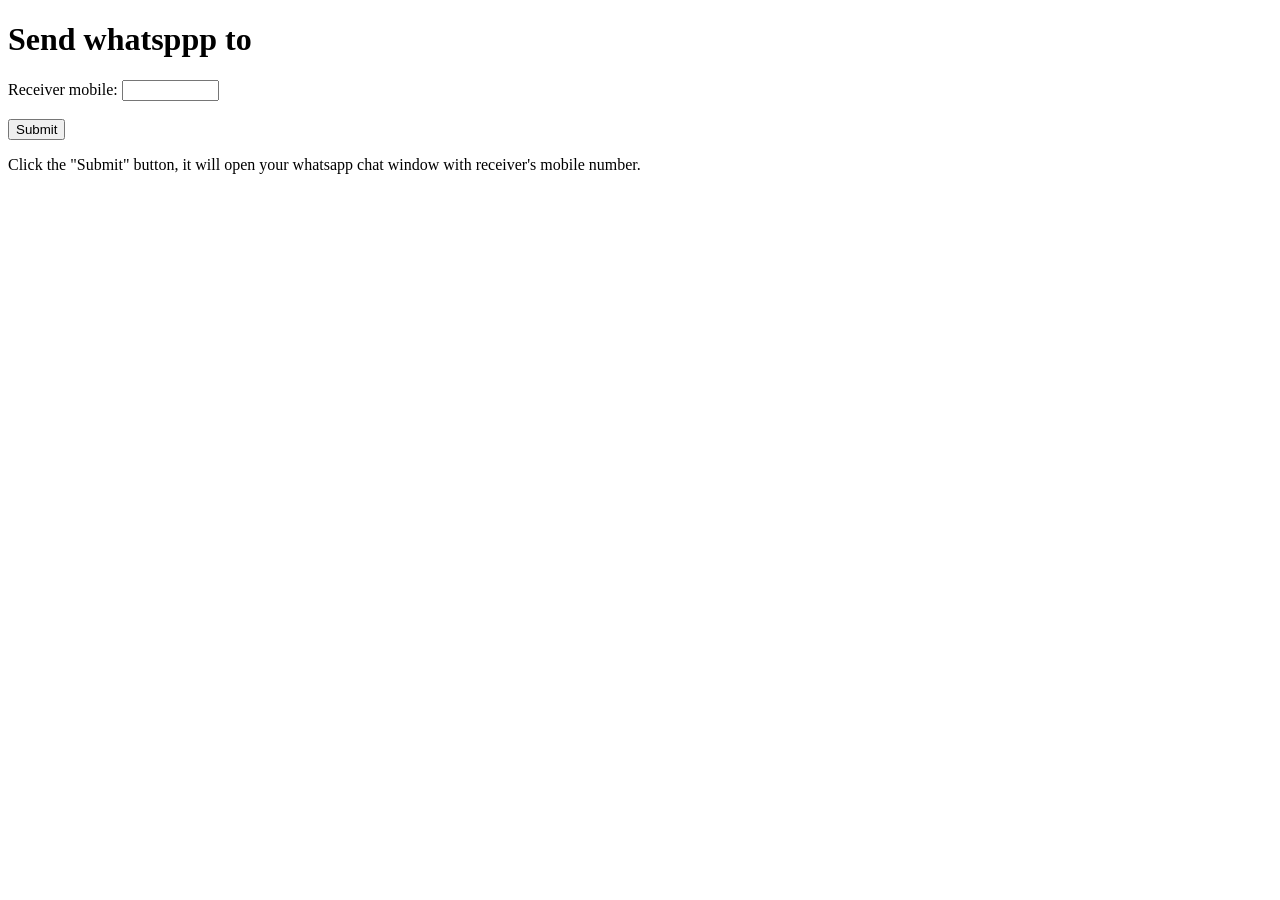
<file: trustPages/SendWhatsapp.html>
<!DOCTYPE html>
<html>
<body>

<h1>Send whatsppp to</h1>

<form action="/https://api.whatsapp.com/send?phone=917259517036&text=&source=&data=">
  <label for="fname">Receiver mobile: </label>
  <input type="text" id="fname" name="fname" size="10"><br><br>
  <input type="submit" value="Submit">
</form> 

<p>Click the "Submit" button, it will open your whatsapp chat window with receiver's mobile number.</p>

</body>
</html>
</file>
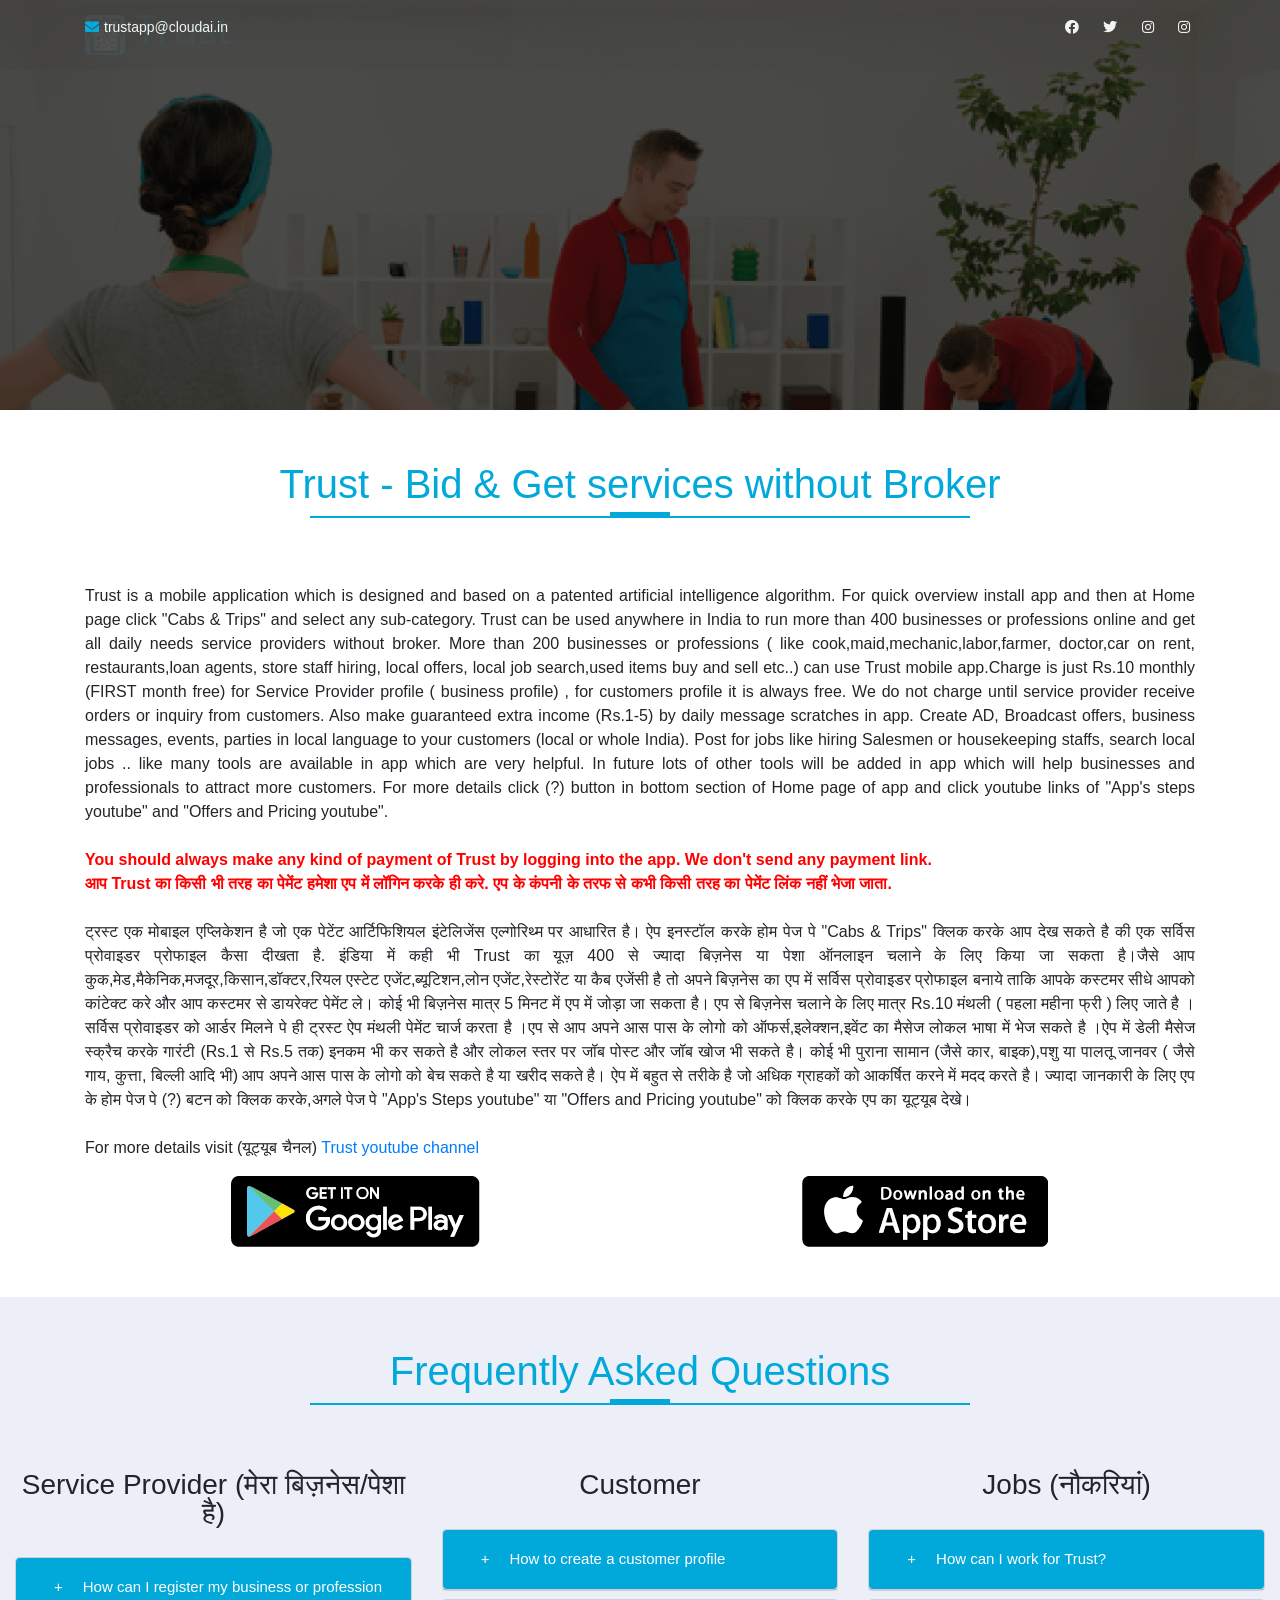
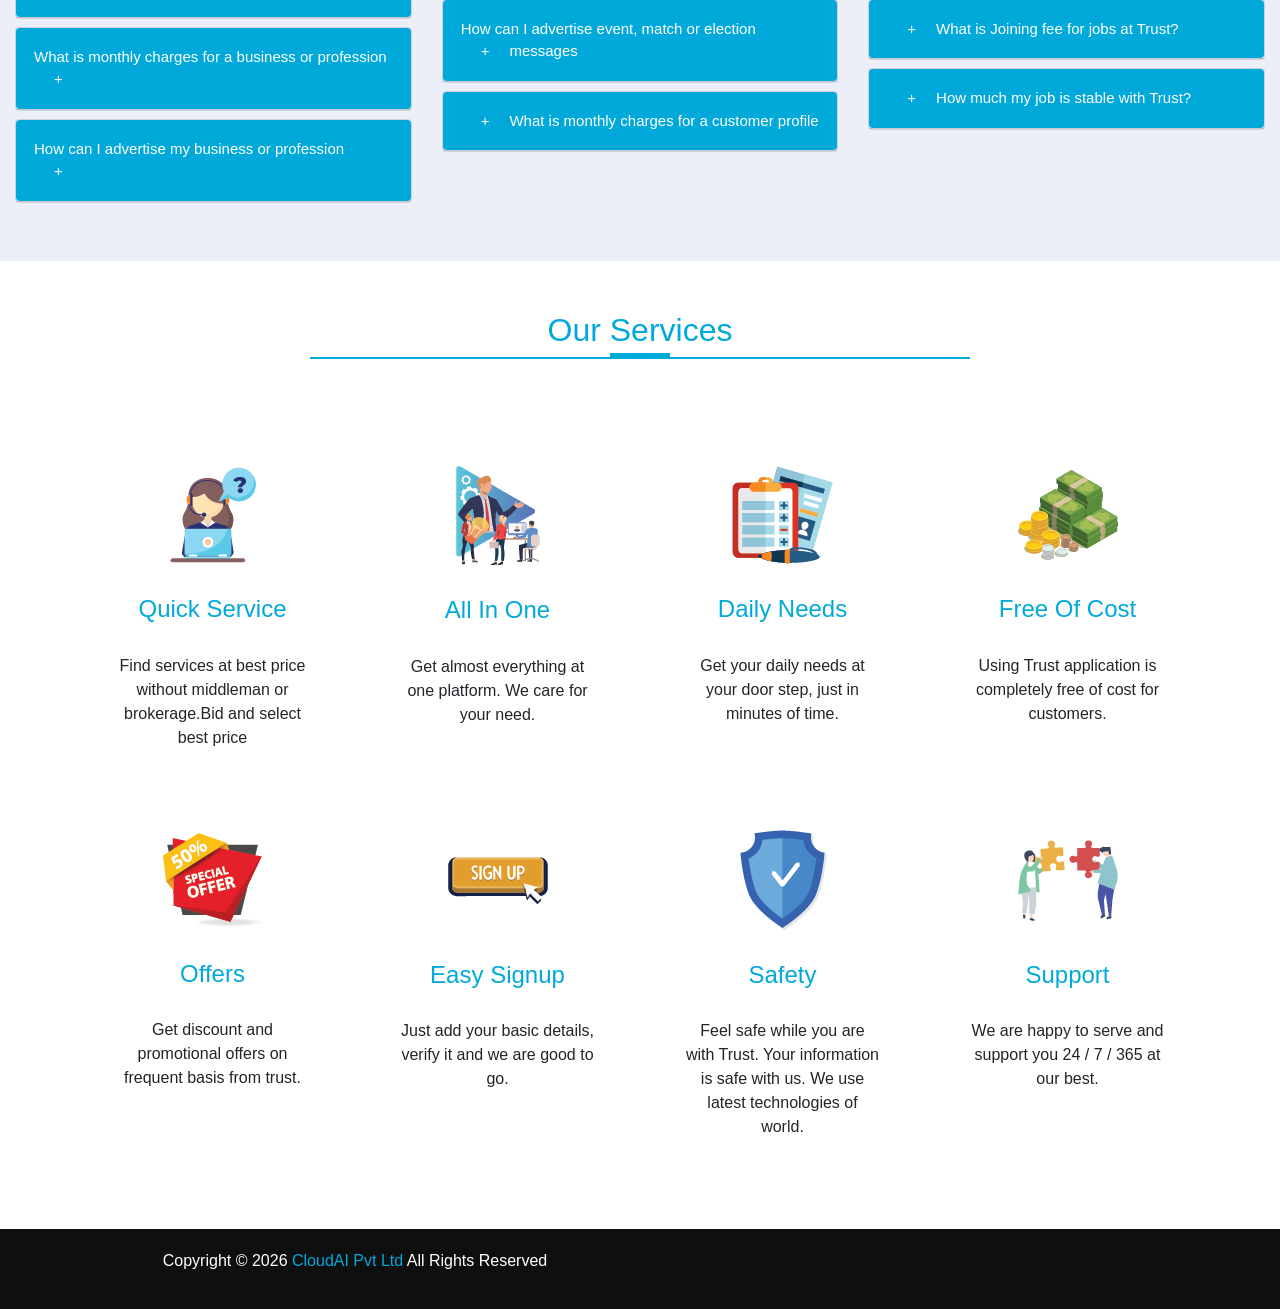
<file: trustPages/trus.html>
<!DOCTYPE html>
<html lang="en">

<head>
  <meta http-equiv="content-type" content="text/html; charset=UTF-8">
  <meta charset="utf-8">
  <meta http-equiv="X-UA-Compatible" content="IE=edge">
  <meta name="viewport" content="width=device-width, initial-scale=1.0">
  <title>Cloud | AI</title>

  <!-- Font Awesome -->
  <link rel="stylesheet" href="https://use.fontawesome.com/releases/v5.6.3/css/all.css">
  <!-- Bootstrap core CSS -->
  <link rel="stylesheet" href="https://stackpath.bootstrapcdn.com/bootstrap/4.3.1/css/bootstrap.min.css">

  <script src="https://ajax.googleapis.com/ajax/libs/jquery/3.3.1/jquery.min.js"></script>
  <script src="https://cdnjs.cloudflare.com/ajax/libs/popper.js/1.14.7/umd/popper.min.js"></script>
  <script src="https://stackpath.bootstrapcdn.com/bootstrap/4.3.1/js/bootstrap.min.js"></script>

  <!-- plugins -->

  <!-- mega menu -->
  <link href="Cloud%20%20%20AI_files/mega_menu.css" rel="stylesheet" type="text/css">
  <!-- Scrollbar -->

  <!-- default -->

  <!-- main style -->
  <link href="Cloud%20%20%20AI_files/style.css" rel="stylesheet" type="text/css">
  <!-- responsive -->

  <!-- custominstom style -->

  <style type="text/css">
    @media only screen and (max-device-height: 812px) {
      .app {
        display: grid;
      }

      .app1 {
        margin-left: 30px;
      }

      .app2 {
        margin-left: 50px;
        margin-bottom: 10px;
      }
    }

    .bg-2 {
      background: url(02.png);
      background-clip: initial;
      background-color: rgba(0, 0, 0, 0);
      background-origin: initial;
      background-position: center center;
      background-repeat: no-repeat;
      background-size: cover !important;
      position: relative;
      z-index: 0;
      background-attachment: fixed;
    }
  </style>
</head>

<body>

  <div class="page-wrapper">



    <!--Header-->


    <header id="header" class="header">
      <div class="topbar">
        <div class="container">
          <div class="row search-main">
            <div class="col-lg-6 col-md-6 col-sm-6 col-7">
              <div class="topbar-left text-left">
                <ul class="list-unstyled">
                  <li><i class="fas fa-envelope text-blue"></i>trustapp@cloudai.in</li>
                  <!--   <li><i class="fa fa-phone text-blue"></i></li> -->
                </ul>
              </div>
            </div>
            <div class="col-lg-6 col-md-6 col-sm-6 col-5">
              <div class="topbar-right text-right">
                <ul class="list-unstyled">
                  <li><a href="https://www.facebook.com/trust.cloudai"><i class="fab fa-facebook"></i></a></li>
                  <li><a href="https://twitter.com/trust__app"><i class="fab fa-twitter"></i></a></li>
                  <li><a href="https://www.instagram.com/trust_app/"><i class="fab fa-instagram"></i></a></li>
                  <li><a href="https://www.instagram.com/trust_app/"><i class="fab fa-instagram"></i></a></li>
                </ul>
              </div>
            </div>
          </div>
        </div>
      </div>


      <!--=================================
 mega menu -->

      <div class="menu">
        <!-- menu start -->
        <nav id="menu-1" class="mega-menu" style="display: block;">
          <!-- menu list items container -->
          <section class="menu-list-items">
            <div class="container">
              <div class="row">
                <div class="col-lg-12 col-md-12">
                  <!-- menu logo -->
                  <ul class="menu-logo">
                    <li>
                      <a href="https://cloudai.in/trustPages/trust.html"><img id="logo_img"
                          src="Cloud%20%20%20AI_files/logo.png" alt="logo">
                        <h1 class="text-blue" style="float:right;padding-top: 5px;">&nbspTrust</h1>
                      </a>

                    </li>
                  </ul>
                  <!-- menu links 
                  <ul class="menu-links" style="display: none; max-height: 400px; overflow: auto;">

                    <li class="active"><a href="javascript:void(0)"> Home </a></li>
                    <li><a href="javascript:void(0)">Pages </a></li>
                    <li><a href="javascript:void(0)">blog </a></li>
                    <li><a href="javascript:void(0)">Masonry</a></li>
                  </ul>-->
                </div>
              </div>
            </div>
          </section>
        </nav>

      </div>
    </header>

    <section class="inner-intro bg-2 bg-opacity-black-70">
      <div class="container">
      </div>
    </section>

    <section class="our-activities page-section-ptb">
      <div class="container">
        <div class="row">
          <div class="col-lg-12 col-md-12">
            <div class="section-title-1 text-center">
              <h1 class="text-blue">Trust - Bid & Get services without Broker</h1>
              <div class="title-line"></div>
            </div>
          </div>
        </div>
        <div class="row">
          <div class="col-12 col-sm-12 col-md-12 col-lg-12 col-xl-12">
            <p class="text-sm-centre" style="text-align: justify;">
              Trust is a mobile application which is designed and based on a patented artificial intelligence algorithm.
              For quick overview install app and then at Home page click "Cabs & Trips" and select any sub-category.
              Trust can be used anywhere in India to run more than 400 businesses or professions online and get all
              daily needs service providers without broker.
              More than 200 businesses or professions ( like cook,maid,mechanic,labor,farmer, doctor,car on rent,
              restaurants,loan agents, store staff hiring, local offers, local job search,used items buy and sell
              etc..)
              can use Trust mobile app.Charge is just Rs.10 monthly (FIRST month free) for Service Provider profile (
              business profile) , for customers profile it is always free.
              We do not charge until service provider receive orders or inquiry from customers. Also make guaranteed
              extra income (Rs.1-5) by daily message scratches in app. Create AD, Broadcast offers, business messages,
              events,
              parties in local language to your customers (local or whole India). Post for jobs like hiring Salesmen
              or housekeeping staffs, search local jobs .. like many tools are available in app which are very
              helpful.
              In future lots of other tools will be added in app which will help businesses and professionals to
              attract more customers.
              For more details click (?) button in bottom section of Home page of app and click youtube links of
              "App's steps youtube" and "Offers and Pricing youtube".

              </br></br>

              <b>
                <font color="red">You should always make any kind of payment of Trust by logging into the app. We
                  don't send any payment link.</font></br>
                <font color="red">आप Trust का किसी भी तरह का पेमेंट हमेशा एप में लॉगिन करके ही करे. एप के कंपनी के तरफ
                  से कभी किसी तरह का पेमेंट लिंक नहीं भेजा जाता.</font>
              </b></br></br>
              ट्रस्ट एक मोबाइल एप्लिकेशन है जो एक पेटेंट आर्टिफिशियल इंटेलिजेंस एल्गोरिथ्म पर आधारित है। ऐप इनस्टॉल
              करके होम पेज पे "Cabs & Trips" क्लिक करके आप देख सकते है की एक सर्विस प्रोवाइडर प्रोफाइल कैसा दीखता है.
              इंडिया में कही भी Trust का यूज़ 400 से ज्यादा बिज़नेस या पेशा ऑनलाइन चलाने के लिए किया जा सकता है।जैसे
              आप कुक,मेड,मैकेनिक,मजदूर,किसान,डॉक्टर,रियल एस्टेट एजेंट,ब्यूटिशन,लोन एजेंट,रेस्टोरेंट या कैब एजेंसी है
              तो अपने
              बिज़नेस का एप में सर्विस प्रोवाइडर प्रोफाइल बनाये ताकि आपके कस्टमर सीधे आपको कांटेक्ट करे और आप कस्टमर
              से डायरेक्ट पेमेंट ले। कोई भी बिज़नेस मात्र 5 मिनट में एप में जोड़ा जा सकता है।
              एप से बिज़नेस चलाने के लिए मात्र Rs.10 मंथली ( पहला महीना फ्री ) लिए जाते है ।सर्विस प्रोवाइडर को आर्डर
              मिलने पे ही ट्रस्ट ऐप मंथली पेमेंट चार्ज करता है ।एप से आप अपने आस पास के
              लोगो को ऑफर्स,इलेक्शन,इवेंट का मैसेज लोकल भाषा में भेज सकते है ।ऐप में डेली मैसेज स्क्रैच करके गारंटी
              (Rs.1 से Rs.5 तक) इनकम भी कर सकते है और लोकल स्तर पर जॉब पोस्ट और
              जॉब खोज भी सकते है। कोई भी पुराना सामान (जैसे कार, बाइक),पशु या पालतू जानवर ( जैसे गाय, कुत्ता, बिल्ली
              आदि भी) आप अपने आस पास के लोगो को बेच सकते है या खरीद सकते है।
              ऐप में बहुत से तरीके है जो अधिक ग्राहकों को आकर्षित करने में मदद करते है।
              ज्यादा जानकारी के लिए एप के होम पेज पे (?) बटन को क्लिक करके,अगले पेज पे "App's Steps youtube" या
              "Offers and Pricing youtube" को क्लिक करके एप का यूट्यूब देखे।

              </br></br>
              For more details visit (यूट्यूब चैनल) <a
                href="https://www.youtube.com/channel/UCgfsP87JzGYHCSC3tURPN3g/playlists" target="_blank">Trust
                youtube channel</a> </br>
            </p>
          </div>
        </div>
        <div class="row">
          <div class="col-sm-6 col-6" style="text-align:center">

            <a href="https://play.google.com/store/apps/details?id=com.trustapp" >
              <img id="logo_img" class="app2" src="Cloud%20%20%20AI_files/play.png" alt="logo">
            </a>
          </div>
          <div class="col-sm-6 col-6" style="text-align:center">
            <a href="https://lnkd.in/f58t42H" >
              <img id="logo_img" class="app1" src="Cloud%20%20%20AI_files/app.png" alt="logo">
              </a>

          </div>
        </div>
      </div>
    </section>


    <!--Faq Section-->
    <section class="faq gray-bg page-section-ptb">
      <div class="container-fluid ">
        <div class="row">
          <div class="col-lg-12 col-md-12">
            <div class="section-title-1 text-center">
              <h1 class="text-blue">Frequently Asked Questions</h1>
              <div class="title-line"></div>
            </div>
          </div>
        </div>
      </div>
      <div class="container-flex container-fluid ">
        <div class="row">
          <div class="col-lg-6 col-md-12 col-xl-4">
            <div id="accordion">
              <h5 class="mb-0">Service Provider (मेरा बिज़नेस/पेशा है)</h5>
              <div class="card">
                <div class="card-header" id="headingOne">

                  <button class="btn btn-link" data-toggle="collapse" data-target="#collapseOne" aria-expanded="true"
                    aria-controls="collapseOne">
                    How can I register my business or profession
                  </button>

                </div>

                <div id="collapseOne" class="collapse" aria-labelledby="headingOne" data-parent="#accordion">
                  <div class="card-body">
                    To list your business in app you should create a profile then change the profile into Service
                    provider
                    profile.
                    Based on your need you can switch between customer and service provider in app.
                    You should verify your profile which is only one time payment (Rs.10). It is for your security.
                    Follow steps shown in this <a href="https://youtu.be/TxfT3d8-6II">youtube video</a>.</br>
                    एक कस्टमर प्रोफाइल बनाये फिर उसको सर्विस प्रोवाइडर में चेंज कर ले.इस <a
                      href="https://youtu.be/13v0KZwN7zI"> वीडियो </a>को देख.
                    एक ही ऐप को दोनों प्रोफाइल के लिए यूज़ किया जा सकता है, आप जरुरत के अनुसार ऐप में कस्टमर और सर्विस
                    प्रोवाइडर प्रोफाइल में स्विच कर सकते है.
                  </div>
                </div>
              </div>
              <div class="card">
                <div class="card-header" id="headingTwo">

                  <button class="btn btn-link collapsed" data-toggle="collapse" data-target="#collapseTwo"
                    aria-expanded="false" aria-controls="collapseTwo">
                    What is monthly charges for a business or profession
                  </button>

                </div>
                <div id="collapseTwo" class="collapse" aria-labelledby="headingTwo" data-parent="#accordion">
                  <div class="card-body">
                    In general we charge Rs.10 monthly per category. No order, No monthly charge. We don't charge
                    Service
                    providers ( business profile which public views in this app ) until they receive order per month.
                    Follow this <a href="https://youtu.be/vnKj1uLvybo" target="_blank">youtube video</a> to make monthly
                    payment.
                  </div>
                </div>
              </div>
              <div class="card">
                <div class="card-header" id="headingThree">

                  <button class="btn btn-link collapsed" data-toggle="collapse" data-target="#collapseThree"
                    aria-expanded="false" aria-controls="collapseThree">
                    How can I advertise my business or profession
                  </button>

                </div>
                <div id="collapseThree" class="collapse" aria-labelledby="headingThree" data-parent="#accordion">
                  <div class="card-body">
                    Use our "Broadcast" ,"AD" and "Business Offers" category features to advertise your products.
                  </div>
                </div>
              </div>
            </div>
          </div>
          <div class="col-lg-6 col-md-12 col-xl-4">
            <div id="accordion2">
              <h5 class="mb-0">Customer</h5>
              <div class="card">
                <div class="card-header" id="headingFour">

                  <button class="btn btn-link collapsed" data-toggle="collapse" data-target="#collapseFour"
                    aria-expanded="false" aria-controls="collapseFour">
                    How to create a customer profile
                  </button>

                </div>
                <div id="collapseFour" class="collapse" aria-labelledby="headingFour" data-parent="#accordion2">
                  <div class="card-body">
                    Follow steps shown in this <a href="https://youtu.be/bBNEOKDfcwg">youtube video</a>
                  </div>
                </div>
              </div>


              <div class="card">
                <div class="card-header" id="headingFive">

                  <button class="btn btn-link collapsed" data-toggle="collapse" data-target="#collapseFive"
                    aria-expanded="false" aria-controls="collapseFive">
                    How can I advertise event, match or election messages
                  </button>

                </div>
                <div id="collapseFive" class="collapse" aria-labelledby="headingFive" data-parent="#accordion2">
                  <div class="card-body">
                    Use our "Broadcast" ,"AD" and "Business Offers" category features to advertise your products.
                  </div>
                </div>
              </div>



              <div class="card">
                <div class="card-header" id="headingSix">

                  <button class="btn btn-link collapsed" data-toggle="collapse" data-target="#collapseSix"
                    aria-expanded="false" aria-controls="collapseSix">
                    What is monthly charges for a customer profile
                  </button>

                </div>
                <div id="collapseSix" class="collapse" aria-labelledby="headingSix" data-parent="#accordion2">
                  <div class="card-body">
                    There is no charge for customer profile. But if you want to get bids then you should verify your
                    profile which is only one time payment (Rs.10).
                    It is for your security.
                  </div>
                </div>
              </div>




            </div>
          </div>
          <div class="col-lg-6 col-md-12 col-xl-4">

            <div id="accordion3">
              <h5 class="mb-0">Jobs (नौकरियां)</h5>
              <div class="card">
                <div class="card-header" id="headingSeven">

                  <button class="btn btn-link collapsed" data-toggle="collapse" data-target="#collapseSeven"
                    aria-expanded="false" aria-controls="collapseSeven">
                    How can I work for Trust?
                  </button>

                </div>
                <div id="collapseSeven" class="collapse" aria-labelledby="headingSeven" data-parent="#accordion3">
                  <div class="card-body">
                    </br></br>

                    Trust is a product of <a href="https://cloudai.in/" target="_blank">CloudAI</a>. Currently we are
                    hiring only for two roles,Local Admin and Sales Executive.
                    Visit requirement docs for <a
                      href="https://drive.google.com/file/d/1IZeNEYft2h3SGskb_yxIvM18ZzUv_-an/view?usp=sharing"
                      target="_blank">Local Admin</a> & for <a
                      href="https://drive.google.com/file/d/1VeuQ0GTqE1ZfRcUo3R3bI4Ui3swnCNae/view?usp=sharing"
                      target="_blank">Sales Executive</a>.
                  </div>
                </div>
              </div>


              <div class="card">
                <div class="card-header" id="headingEight">

                  <button class="btn btn-link collapsed" data-toggle="collapse" data-target="#collapseEight"
                    aria-expanded="false" aria-controls="collapseEight">
                    What is Joining fee for jobs at Trust?
                  </button>

                </div>
                <div id="collapseEight" class="collapse" aria-labelledby="headingEight" data-parent="#accordion3">
                  <div class="card-body">
                    ZERO. Never pay anyone for any role.
                  </div>
                </div>
              </div>



              <div class="card">
                <div class="card-header" id="headingNine">

                  <button class="btn btn-link collapsed" data-toggle="collapse" data-target="#collapseNine"
                    aria-expanded="false" aria-controls="collapseNine">
                    How much my job is stable with Trust?
                  </button>

                </div>
                <div id="collapseNine" class="collapse" aria-labelledby="headingNine" data-parent="#accordion3">
                  <div class="card-body">
                    We never fire our employees. Our employees are assets.
                  </div>
                </div>
              </div>
            </div>
          </div>
        </div>
      </div>
    </section>
    <!--Faq Section End-->

    <section class="our-services page-section-ptb white-bg">
      <div class="container">
        <div class="row">
          <div class="col-lg-12 col-md-12">
            <div class="section-title-1 text-center">
              <h2 class="text-blue">Our Services</h2>
              <div class="title-line"></div>
            </div>
          </div>
        </div>
        <div class="row">
          <div class="col-lg-3 col-md-6 col-xl-3">
            <div class="feature-20 text-center">
              <div class="feature-20-icon">
                <img src="Cloud%20%20%20AI_files/01.png">
              </div>
              <div class="feature-20-content">
                <h4>Quick Service</h4>
                <p>Find services at best price without middleman or brokerage.Bid and select best price</p>
              </div>
            </div>
          </div>
          <div class="col-lg-3 col-md-6 col-xl-3">
            <div class="feature-20 text-center">
              <div class="feature-20-icon">
                <img src="Cloud%20%20%20AI_files/08.png">
              </div>
              <div class="feature-20-content">
                <h4> All in one</h4>
                <p>Get almost everything at one platform. We care for your need.</p>
              </div>
            </div>
          </div>
          <div class="col-lg-3 col-md-6 col-xl-3">
            <div class="feature-20 text-center">
              <div class="feature-20-icon">
                <img src="Cloud%20%20%20AI_files/02.png">
              </div>
              <div class="feature-20-content">
                <h4>Daily Needs</h4>
                <p>Get your daily needs at your door step, just in minutes of time.</p>
              </div>
            </div>
          </div>
          <div class="col-lg-3 col-md-6 col-xl-3">
            <div class="feature-20 text-center">
              <div class="feature-20-icon">
                <img src="Cloud%20%20%20AI_files/03.png">
              </div>
              <div class="feature-20-content">
                <h4>Free of Cost</h4>
                <p>Using Trust application is completely free of cost for customers.</p>
              </div>
            </div>
          </div>
        </div>
        <div class="row mt-30">
          <div class="col-lg-3 col-md-6 col-xl-3">
            <div class="feature-20 text-center">
              <div class="feature-20-icon">
                <img src="Cloud%20%20%20AI_files/04.png">
              </div>
              <div class="feature-20-content">
                <h4> Offers</h4>
                <p>Get discount and promotional offers on frequent basis from trust.</p>
              </div>
            </div>
          </div>
          <div class="col-lg-3 col-md-6 col-xl-3">
            <div class="feature-20 text-center">
              <div class="feature-20-icon">
                <img src="Cloud%20%20%20AI_files/05.png">
              </div>
              <div class="feature-20-content">
                <h4>Easy Signup</h4>
                <p>Just add your basic details, verify it and we are good to go.</p>
              </div>
            </div>
          </div>
          <div class="col-lg-3 col-md-6 col-xl-3">
            <div class="feature-20 text-center">
              <div class="feature-20-icon">
                <img src="Cloud%20%20%20AI_files/06.png">
              </div>
              <div class="feature-20-content">
                <h4> Safety</h4>
                <p>Feel safe while you are with Trust. Your information is safe with us. We use latest technologies of
                  world.</p>
              </div>
            </div>
          </div>
          <div class="col-lg-3 col-md-6 col-xl-3">
            <div class="feature-20 text-center">
              <div class="feature-20-icon">
                <img src="Cloud%20%20%20AI_files/07.png">
              </div>
              <div class="feature-20-content">
                <h4>Support</h4>
                <p>We are happy to serve and support you 24 / 7 / 365 at our best.</p>
              </div>
            </div>
          </div>
        </div>
      </div>
    </section>




    <!-- <section class="contact contact-2 gray-bg page-section-ptb">
    <div class="container">
      <div class="row">
        <div class="col-lg-12 col-md-12">
          <div class="section-title-1 text-center">
            <h1 class="text-blue">Let’s Get in Touch!</h1>
            
          </div>
        </div>
      </div>
      <div class="row">
        <div class="col-lg-8 col-md-8">
          <div class="text-left">
            <p>It would be great to hear from you! If you got any questions,
              please do not hesitate to send us a message. We are looking forward to
              hearing from you! We reply within <span class="tooltip-content-2"
                data-original-title="Mon-Fri 10am–7pm (GMT +1)" data-toggle="tooltip" data-placement="top"> 24 hours
                !</span></p><br>
          </div>
          <div id="formmessage">Success/Error Message Goes Here</div>
          <form class="form-horizontal" id="contactform" role="form" method="post" action="php/contact-form.php">
            <div class="contact-form ">
              <div class="section-field">
                <i class="fa fa-user"></i>
                <input id="name" type="text" placeholder="Name*" name="name" style="background-color: white;"
                  class="placeholder" value="Name*">
              </div>
              <div class="section-field">
                <i class="fas fa-envelope"></i>
                <input type="email" placeholder="Email*" name="email" style="background-color: white;"
                  class="placeholder" value="Email*">
              </div>
              <div class="section-field">
                <i class="fa fa-phone"></i>
                <input type="text" placeholder="Phone*" name="phone" style="background-color: white;"
                  class="placeholder" value="Phone*">
              </div>
              <div class="section-field textarea">
                <i class="fas fa-edit"></i>
                <textarea class="input-message placeholder" placeholder="Comment*" rows="7" name="message"
                  style="background-color: white;">Comment*</textarea>
              </div>
              <input type="hidden" name="action" value="sendEmail">
              <button id="submit" name="submit" type="submit" value="Send" class="button mt-15"><span> Send your message
                </span> <i class="fa fa-paper-plane"></i></button>
            </div>
          </form>
          <div id="ajaxloader" style="display:none"><img class="center-block mt-30 mb-30"
              src="Cloud%20%20%20AI_files/ajax-loader.html" alt=""></div>
        </div>
        <div class="col-lg-4 col-md-4 clearfix">
          <div class="contact-box mb-20 text-left clearfix">
            <i class="fa fa-map-marker"></i>
            <div class="info">
              <h4>Address</h4>
              <p>1234 North Avenue Luke Lane South Bend, IN 360001 </p>
            </div>
          </div>
          <div class="contact-box mb-20 text-left clearfix">
            <i class="fa fa-phone"></i>
            <div class="info">
              <h4>Phone</h4>
              <p>+0123 456 789 <br>+0123 456 789 </p>
            </div>
          </div>
          <div class="contact-box mb-20 text-left clearfix">
            <i class="fas fa-envelope"></i>
            <div class="info">
              <h4>Email</h4>
              <p>support@thecorps.com <br> support@thecorps.com</p>
            </div>
          </div>
        </div>
      </div>
    </div>
  </section> -->

    <!--=================================
 footer -->

    <footer class="footer">

      <div class="footer-widget">
        <div class="container">
          <div class="row">
            <div class="col-lg-6 col-md-6" align="center">
              <p class="text-white mt-15">Copyright ©<span id="copyright">
                  <script>
                    document.getElementById('copyright').appendChild(document.createTextNode(new Date().getFullYear()))
                  </script>
                </span> <a href="#">CloudAI Pvt Ltd</a> All Rights Reserved </p>
            </div>
            <!--     <div class="col-lg-6 col-md-6">
            <div class="footer-widget-social">
              <ul>
                <li><a href="#" data-tooltip="facebook"><i class="fab fa-facebook"></i></a></li>
                <li><a href="#" data-tooltip="twitter"><i class="fab fa-twitter"></i></a></li>
                <li><a href="#" data-tooltip="dribbble"><i class="fab fa-instagram"></i> </a></li>
                <li><a href="#" data-tooltip="Linkedin"><i class="fab fa-linkedin"></i> </a></li>
              </ul>
            </div>
          </div> -->
          </div>
        </div>
      </div>
    </footer>

    <div id="back-to-top" style="display: none;"><a class="top arrow" href="#top"><i class="fas fa-arrow-up"></i></a>
    </div>
    <script>
      mybutton = document.getElementById("back-to-top");

      // When the user scrolls down 20px from the top of the document, show the button
      window.onscroll = function () {
        scrollFunction()
      };

      function scrollFunction() {
        if (document.body.scrollTop > 20 || document.documentElement.scrollTop > 20) {
          mybutton.style.display = "block";
        } else {
          mybutton.style.display = "none";
        }
      }

      // When the user clicks on the button, scroll to the top of the document
      function topFunction() {
        document.body.scrollTop = 0; // For Safari
        document.documentElement.scrollTop = 0; // For Chrome, 
      }
    </script>

    <!-- mega menu -->
    <script type="text/javascript" src="Cloud%20%20%20AI_files/mega_menu.js"></script>

    <script>

      var acc = document.getElementsByClassName("btn");
      var i;

      for (i = 0; i < acc.length; i++) {
        acc[i].addEventListener("click", function () {
          this.classList.toggle("Faqactive");
          var panel = this.nextElementSibling;
          if (panel.style.display === "block") {
            panel.style.display = "none";
          } else {
            panel.style.display = "block";
          }
        });
      }


    </script>


    <script>
      jQuery(document).ready(function () {
        jQuery('#menu-1').megaMenu({
          // DESKTOP MODE SETTINGS
          logo_align: 'left', // align the logo left or right. options (left) or (right)
          links_align: 'left', // align the links left or right. options (left) or (right)
          socialBar_align: 'left', // align the socialBar left or right. options (left) or (right)
          searchBar_align: 'right', // align the search bar left or right. options (left) or (right)
          trigger: 'hover', // show drop down using click or hover. options (hover) or (click)
          effect: 'fade', // drop down effects. options (fade), (scale), (expand-top), (expand-bottom), (expand-left), (expand-right)
          effect_speed: 400, // drop down show speed in milliseconds
          sibling: true, // hide the others showing drop downs if this option true. this option works on if the trigger option is "click". options (true) or (false)
          outside_click_close: true, // hide the showing drop downs when user click outside the menu. this option works if the trigger option is "click". options (true) or (false)
          top_fixed: false, // fixed the menu top of the screen. options (true) or (false)
          sticky_header: true, // menu fixed on top when scroll down down. options (true) or (false)
          sticky_header_height: 250, // sticky header height top of the screen. activate sticky header when meet the height. option change the height in px value.
          menu_position: 'horizontal', // change the menu position. options (horizontal), (vertical-left) or (vertical-right)
          full_width: false, // make menu full width. options (true) or (false)
          // MOBILE MODE SETTINGS
          mobile_settings: {

          }
        });
      });
      // menu-2
      jQuery(document).ready(function () {
        jQuery('#menu-2').megaMenu({
          sticky_header: true, // menu fixed on top when scroll down down. options (true) or (false)
          sticky_header_height: 1000, // sticky header height top of the screen. activate sticky header when meet the height. option change the height in px value.
          // MOBILE MODE SETTINGS
          mobile_settings: {

          }
        });
      });
      // vertical-left
      jQuery(document).ready(function () {
        jQuery('#menu-3').megaMenu({
          menu_position: 'vertical-left',
          effect: 'expand-left'
        });
      });

      // vertical-left
      jQuery(document).ready(function () {
        jQuery('#menu-4').megaMenu({
          menu_position: 'vertical-right',
          effect: 'expand-right'
        });
      });
    </script>

</body>

</html>
</file>
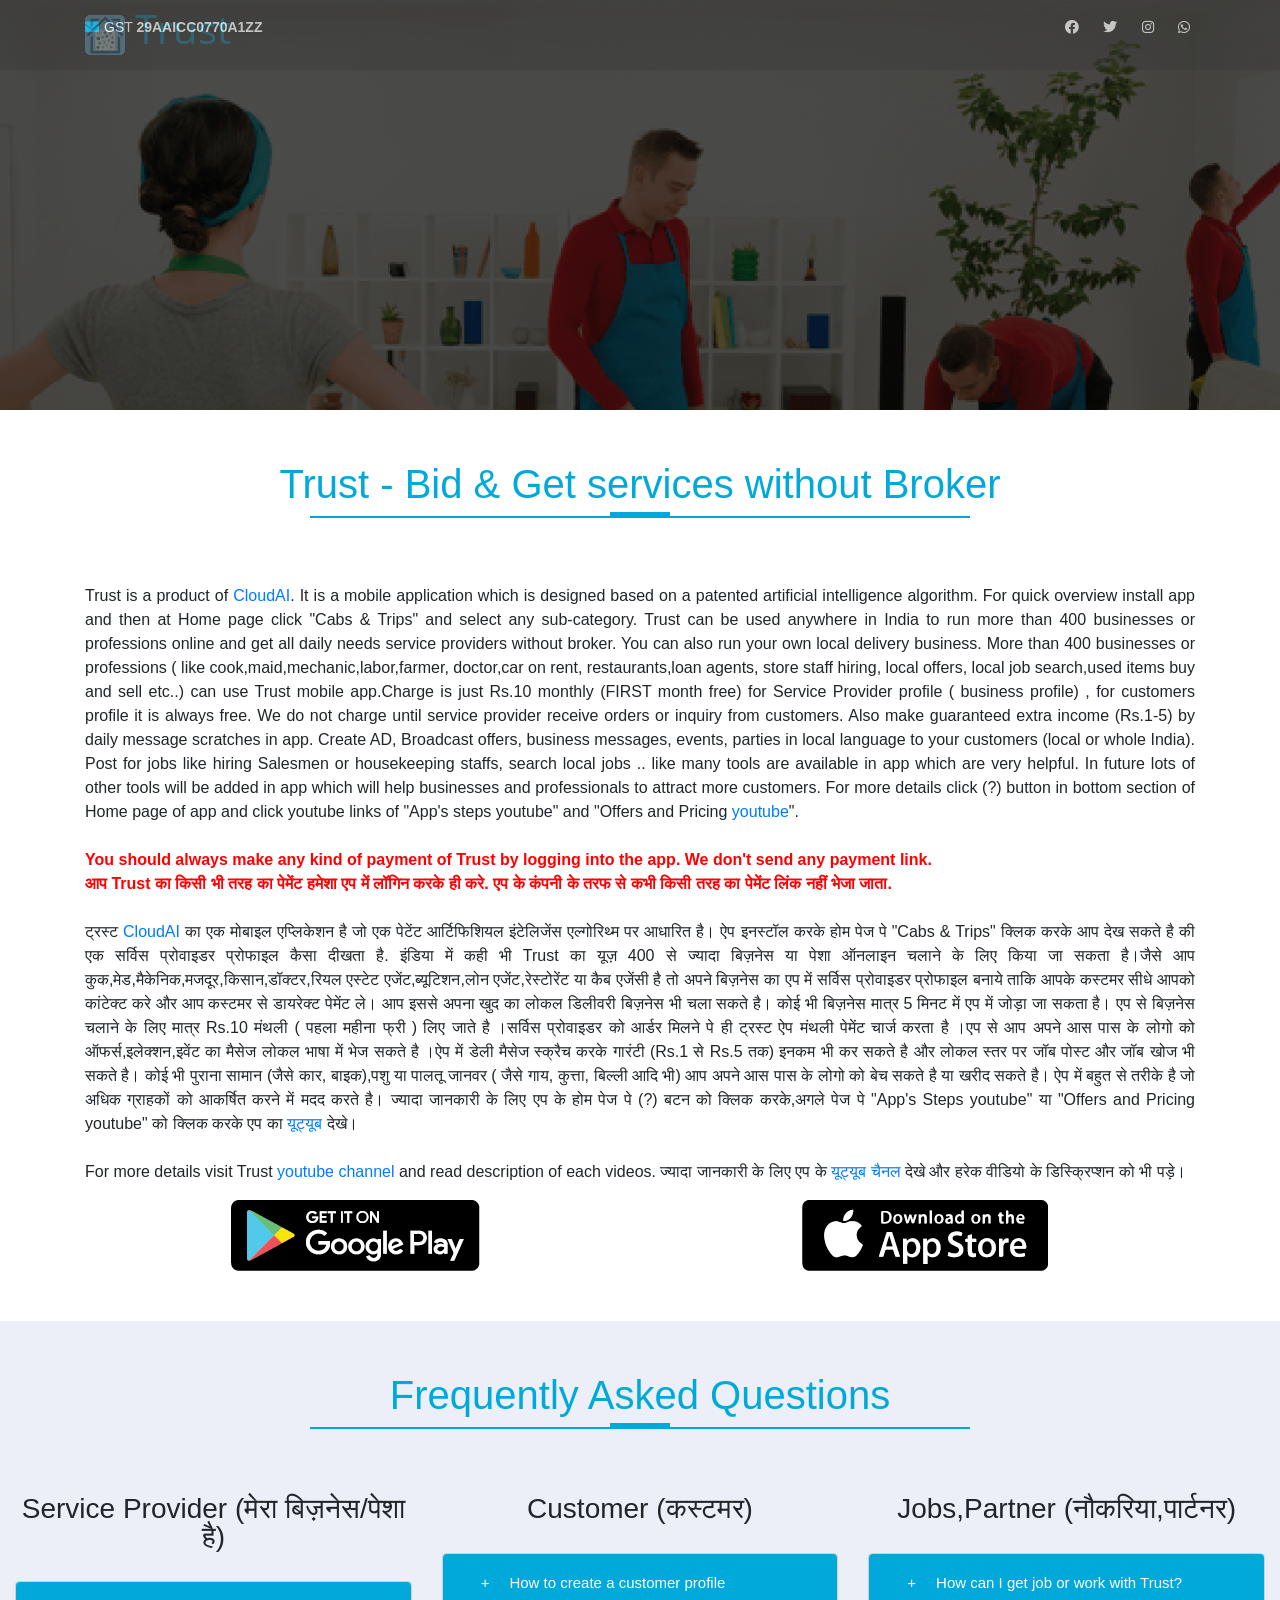
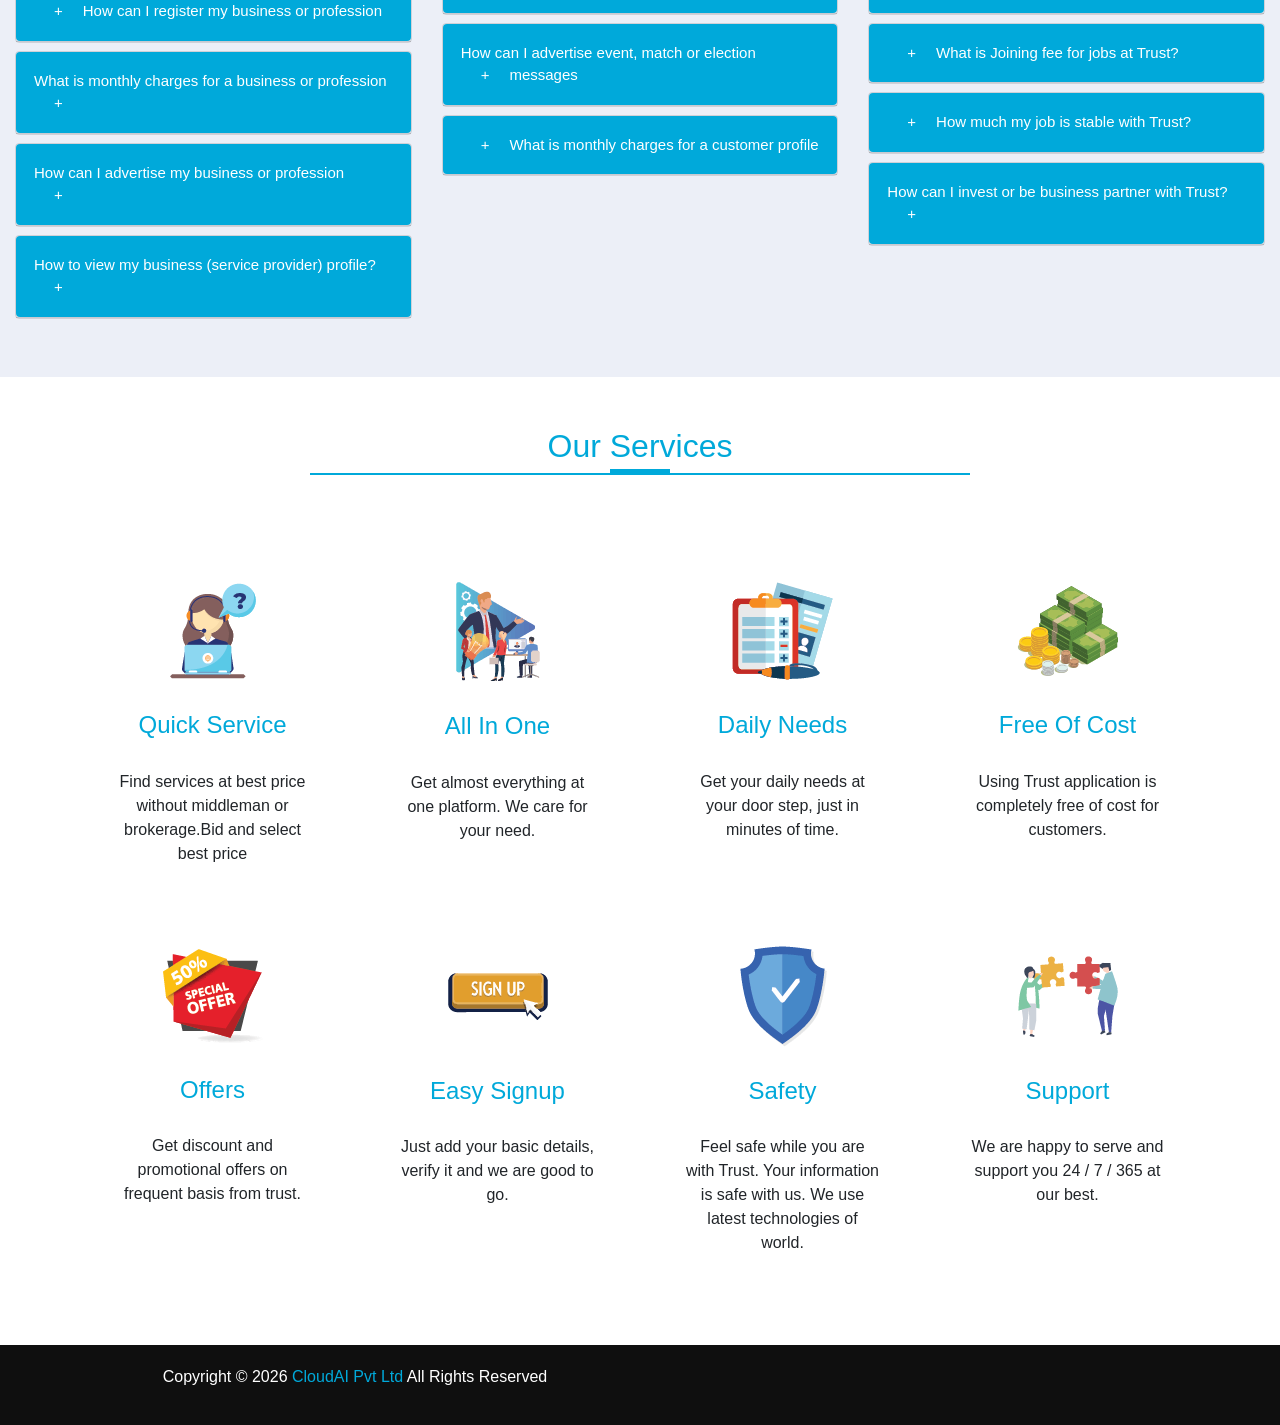
<file: trustPages/trust.html>
<!DOCTYPE html>
<html lang="en">

<head>
  <meta http-equiv="content-type" content="text/html; charset=UTF-8">
  <meta charset="utf-8">
  <meta http-equiv="X-UA-Compatible" content="IE=edge">
  <meta name="viewport" content="width=device-width, initial-scale=1.0">
  <title>Trust - CloudAI's  patent product</title>

  <!-- Font Awesome -->
  <link rel="stylesheet" href="https://use.fontawesome.com/releases/v5.6.3/css/all.css">
  <!-- Bootstrap core CSS -->
  <link rel="stylesheet" href="https://stackpath.bootstrapcdn.com/bootstrap/4.3.1/css/bootstrap.min.css">

  <script src="https://ajax.googleapis.com/ajax/libs/jquery/3.3.1/jquery.min.js"></script>
  <script src="https://cdnjs.cloudflare.com/ajax/libs/popper.js/1.14.7/umd/popper.min.js"></script>
  <script src="https://stackpath.bootstrapcdn.com/bootstrap/4.3.1/js/bootstrap.min.js"></script>

  <!-- plugins -->

  <!-- mega menu -->
  <link href="Cloud%20%20%20AI_files/mega_menu.css" rel="stylesheet" type="text/css">
  <!-- Scrollbar -->

  <!-- default -->

  <!-- main style -->
  <link href="Cloud%20%20%20AI_files/style.css" rel="stylesheet" type="text/css">
  <!-- responsive -->

  <!-- custominstom style -->

  <style type="text/css">
    @media only screen and (max-device-height: 812px) {
      .app {
        display: grid;
      }

      .app1 {
        margin-left: 30px;
      }

      .app2 {
        margin-left: 50px;
        margin-bottom: 10px;
      }
    }

    .bg-2 {
      background: url(02.png);
      background-clip: initial;
      background-color: rgba(0, 0, 0, 0);
      background-origin: initial;
      background-position: center center;
      background-repeat: no-repeat;
      background-size: cover !important;
      position: relative;
      z-index: 0;
      background-attachment: fixed;
    }
  </style>
</head>

<body>

  <div class="page-wrapper">



    <!--Header-->


    <header id="header" class="header">
      <div class="topbar">
        <div class="container">
          <div class="row search-main">
            <div class="col-lg-6 col-md-6 col-sm-6 col-7">
              <div class="topbar-left text-left">
                <ul class="list-unstyled">
                  <li><i class="fas fa-envelope text-blue"></i>GST <b>29AAICC0770A1ZZ</b></li>
                  <!--   <li><i class="fa fa-phone text-blue"></i></li> -->
                </ul>
              </div>
            </div>
            <div class="col-lg-6 col-md-6 col-sm-6 col-5">
              <div class="topbar-right text-right">
                <ul class="list-unstyled">
                  <li><a href="https://www.facebook.com/trust.cloudai"><i class="fab fa-facebook"></i></a></li>
                  <li><a href="https://twitter.com/trust__app"><i class="fab fa-twitter"></i></a></li>
                  <li><a href="https://www.instagram.com/trust_app/"><i class="fab fa-instagram"></i></a></li>
                  <li><a href="https://wa.me/message/55ZYMRV22RALM1" target="_blank" ><i class="fab fa-whatsapp"></i> </a></li>
                </ul>
              </div>
            </div>
          </div>
        </div>
      </div>


      <!--=================================
 mega menu -->

      <div class="menu">
        <!-- menu start -->
        <nav id="menu-1" class="mega-menu" style="display: block;">
          <!-- menu list items container -->
          <section class="menu-list-items">
            <div class="container">
              <div class="row">
                <div class="col-lg-12 col-md-12">
                  <!-- menu logo -->
                  <ul class="menu-logo">
                    <li>
                      <a href="https://cloudai.in/trustPages/trust.html"><img id="logo_img"
                          src="Cloud%20%20%20AI_files/logo.png" alt="logo">
                        <h1 class="text-blue" style="float:right;padding-top: 5px;">&nbspTrust</h1>
                      </a>

                    </li>
                  </ul>
                  <!-- menu links 
                  <ul class="menu-links" style="display: none; max-height: 400px; overflow: auto;">

                    <li class="active"><a href="javascript:void(0)"> Home </a></li>
                    <li><a href="javascript:void(0)">Pages </a></li>
                    <li><a href="javascript:void(0)">blog </a></li>
                    <li><a href="javascript:void(0)">Masonry</a></li>
                  </ul>-->
                </div>
              </div>
            </div>
          </section>
        </nav>

      </div>
    </header>

    <section class="inner-intro bg-2 bg-opacity-black-70">
      <div class="container">
      </div>
    </section>

    <section class="our-activities page-section-ptb">
      <div class="container">
        <div class="row">
          <div class="col-lg-12 col-md-12">
            <div class="section-title-1 text-center">
              <h1 class="text-blue">Trust - Bid & Get services without Broker</h1>
              <div class="title-line"></div>
            </div>
          </div>
        </div>
        <div class="row">
          <div class="col-12 col-sm-12 col-md-12 col-lg-12 col-xl-12">
            <p class="text-sm-centre" style="text-align: justify;">
              Trust is a product of <a href="https://cloudai.in/" target="_blank">CloudAI</a>. It is a mobile application which is designed based on a patented artificial intelligence algorithm.
              For quick overview install app and then at Home page click "Cabs & Trips" and select any sub-category.
              Trust can be used anywhere in India to run more than 400 businesses or professions online and get all
              daily needs service providers without broker. You can also run your own local delivery business. 
              More than 400 businesses or professions ( like cook,maid,mechanic,labor,farmer, doctor,car on rent,
              restaurants,loan agents, store staff hiring, local offers, local job search,used items buy and sell
              etc..)
              can use Trust mobile app.Charge is just Rs.10 monthly (FIRST month free) for Service Provider profile (
              business profile) , for customers profile it is always free.
              We do not charge until service provider receive orders or inquiry from customers. Also make guaranteed
              extra income (Rs.1-5) by daily message scratches in app. Create AD, Broadcast offers, business messages,
              events,
              parties in local language to your customers (local or whole India). Post for jobs like hiring Salesmen
              or housekeeping staffs, search local jobs .. like many tools are available in app which are very
              helpful.
              In future lots of other tools will be added in app which will help businesses and professionals to
              attract more customers.
              For more details click (?) button in bottom section of Home page of app and click youtube links of
              "App's steps youtube" and "Offers and Pricing <a href="https://www.youtube.com/channel/UCgfsP87JzGYHCSC3tURPN3g/playlists" target="_blank">youtube</a>".

              </br></br>

              <b>
                <font color="red">You should always make any kind of payment of Trust by logging into the app. We
                  don't send any payment link.</font></br>
                <font color="red">आप Trust का किसी भी तरह का पेमेंट हमेशा एप में लॉगिन करके ही करे. एप के कंपनी के तरफ
                  से कभी किसी तरह का पेमेंट लिंक नहीं भेजा जाता.</font>
              </b></br></br>
              ट्रस्ट <a href="https://cloudai.in/" target="_blank"> CloudAI </a> का एक मोबाइल एप्लिकेशन है जो एक पेटेंट आर्टिफिशियल इंटेलिजेंस एल्गोरिथ्म पर आधारित है। ऐप इनस्टॉल
              करके होम पेज पे "Cabs & Trips" क्लिक करके आप देख सकते है की एक सर्विस प्रोवाइडर प्रोफाइल कैसा दीखता है.
              इंडिया में कही भी Trust का यूज़ 400 से ज्यादा बिज़नेस या पेशा ऑनलाइन चलाने के लिए किया जा सकता है।जैसे
              आप कुक,मेड,मैकेनिक,मजदूर,किसान,डॉक्टर,रियल एस्टेट एजेंट,ब्यूटिशन,लोन एजेंट,रेस्टोरेंट या कैब एजेंसी है
              तो अपने
              बिज़नेस का एप में सर्विस प्रोवाइडर प्रोफाइल बनाये ताकि आपके कस्टमर सीधे आपको कांटेक्ट करे और आप कस्टमर
              से डायरेक्ट पेमेंट ले। आप इससे अपना खुद का लोकल डिलीवरी बिज़नेस भी चला सकते है।  कोई भी बिज़नेस मात्र 5 मिनट में एप में जोड़ा जा सकता है।
              एप से बिज़नेस चलाने के लिए मात्र Rs.10 मंथली ( पहला महीना फ्री ) लिए जाते है ।सर्विस प्रोवाइडर को आर्डर
              मिलने पे ही ट्रस्ट ऐप मंथली पेमेंट चार्ज करता है ।एप से आप अपने आस पास के
              लोगो को ऑफर्स,इलेक्शन,इवेंट का मैसेज लोकल भाषा में भेज सकते है ।ऐप में डेली मैसेज स्क्रैच करके गारंटी
              (Rs.1 से Rs.5 तक) इनकम भी कर सकते है और लोकल स्तर पर जॉब पोस्ट और
              जॉब खोज भी सकते है। कोई भी पुराना सामान (जैसे कार, बाइक),पशु या पालतू जानवर ( जैसे गाय, कुत्ता, बिल्ली
              आदि भी) आप अपने आस पास के लोगो को बेच सकते है या खरीद सकते है।
              ऐप में बहुत से तरीके है जो अधिक ग्राहकों को आकर्षित करने में मदद करते है।
              ज्यादा जानकारी के लिए एप के होम पेज पे (?) बटन को क्लिक करके,अगले पेज पे "App's Steps youtube" या
              "Offers and Pricing youtube" को क्लिक करके एप का <a href="https://www.youtube.com/channel/UCgfsP87JzGYHCSC3tURPN3g/playlists" target="_blank">यूट्यूब</a> देखे।

              </br></br>
              For more details visit Trust <a href="https://www.youtube.com/channel/UCgfsP87JzGYHCSC3tURPN3g/playlists" target="_blank">youtube channel</a> and read description of each videos.
              ज्यादा जानकारी के लिए एप के <a href="https://www.youtube.com/channel/UCgfsP87JzGYHCSC3tURPN3g/playlists" target="_blank">यूट्यूब चैनल</a> देखे और हरेक वीडियो के डिस्क्रिप्शन को भी पड़े।  </br>
            </p>
          </div>
        </div>
        <div class="row">
          <div class="col-sm-6 col-6" style="text-align:center">

            <a href="https://play.google.com/store/apps/details?id=com.trustapp" >
              <img id="logo_img" class="app2" src="Cloud%20%20%20AI_files/play.png" alt="logo">
            </a>
          </div>
          <div class="col-sm-6 col-6" style="text-align:center">
            <a href="https://lnkd.in/f58t42H" >
              <img id="logo_img" class="app1" src="Cloud%20%20%20AI_files/app.png" alt="logo">
              </a>

          </div>
        </div>
      </div>
    </section>


    <!--Faq Section-->
    <section class="faq gray-bg page-section-ptb">
      <div class="container-fluid ">
        <div class="row">
          <div class="col-lg-12 col-md-12">
            <div class="section-title-1 text-center">
              <h1 class="text-blue">Frequently Asked Questions</h1>
              <div class="title-line"></div>
            </div>
          </div>
        </div>
      </div>
      <div class="container-flex container-fluid ">
        <div class="row">
          <div class="col-lg-6 col-md-12 col-xl-4">
            <div id="accordion">
              <h5 class="mb-0">Service Provider (मेरा बिज़नेस/पेशा है)</h5>
              <div class="card">
                <div class="card-header" id="headingOne">

                  <button class="btn btn-link" data-toggle="collapse" data-target="#collapseOne" aria-expanded="true"
                    aria-controls="collapseOne">
                    How can I register my business or profession
                  </button>

                </div>

                <div id="collapseOne" class="collapse" aria-labelledby="headingOne" data-parent="#accordion">
                  <div class="card-body">
                    To list your business in app you should create a profile then change the profile into Service
                    provider
                    profile.
                    Based on your need you can switch between customer and service provider in app.
                    You should verify your profile which is only one time payment (Rs.10). It is for your security.
                    Follow steps shown in this <a href="https://youtu.be/jvJ4PoeMdgI">youtube video</a>.</br>
                    एक कस्टमर प्रोफाइल बनाये फिर उसको सर्विस प्रोवाइडर में चेंज कर ले.इस <a
                      href="https://youtu.be/8umoz5NH2Oo"> वीडियो </a>को देख.
                    एक ही ऐप को दोनों प्रोफाइल के लिए यूज़ किया जा सकता है, आप जरुरत के अनुसार ऐप में कस्टमर और सर्विस
                    प्रोवाइडर प्रोफाइल में स्विच कर सकते है.
                  </div>
                </div>
              </div>
              <div class="card">
                <div class="card-header" id="headingTwo">

                  <button class="btn btn-link collapsed" data-toggle="collapse" data-target="#collapseTwo"
                    aria-expanded="false" aria-controls="collapseTwo">
                    What is monthly charges for a business or profession
                  </button>

                </div>
                <div id="collapseTwo" class="collapse" aria-labelledby="headingTwo" data-parent="#accordion">
                  <div class="card-body">
                    In general we charge Rs.10 monthly per category. No order, No monthly charge. We don't charge
                    Service
                    providers ( business profile which public views in this app ) until they receive order per month.
                    Follow this <a href="https://youtu.be/vnKj1uLvybo" target="_blank">youtube video</a> to make monthly
                    payment.For customers profile it is always free. 
                    एप से बिज़नेस चलाने के लिए मात्र Rs.10 मंथली लिए जाते है ।सर्विस प्रोवाइडर को आर्डर मिलने पे ही ट्रस्ट ऐप मंथली पेमेंट चार्ज करता है । 
                  </div>
                </div>
              </div>
              <div class="card">
                <div class="card-header" id="headingThree">

                  <button class="btn btn-link collapsed" data-toggle="collapse" data-target="#collapseThree"
                    aria-expanded="false" aria-controls="collapseThree">
                    How can I advertise my business or profession
                  </button>

                </div>
                <div id="collapseThree" class="collapse" aria-labelledby="headingThree" data-parent="#accordion">
                  <div class="card-body">
                    Use our "Broadcast" ,"AD" and "Business Offers" category features to advertise your products.
                  </div>
                </div>
              </div>
              <div class="card">
              <div class="card-header" id="headingThree1">
               
                  <button class="btn btn-link collapsed" data-toggle="collapse" data-target="#collapseThree1"
                    aria-expanded="false" aria-controls="collapseThree1">
                    How to view my business (service provider) profile?
                  </button>
               
              </div>
              <div id="collapseThree1" class="collapse" aria-labelledby="headingThree1" data-parent="#accordion">
                <div class="card-body">
                 Follow this <a href="https://youtu.be/qfbNBs0h378" target="_blank">youtube video</a>
                </div>
              </div>
            </div>
            </div>
          </div>
          <div class="col-lg-6 col-md-12 col-xl-4">
            <div id="accordion2">
              <h5 class="mb-0">Customer (कस्टमर)</h5>
              <div class="card">
                <div class="card-header" id="headingFour">

                  <button class="btn btn-link collapsed" data-toggle="collapse" data-target="#collapseFour"
                    aria-expanded="false" aria-controls="collapseFour">
                    How to create a customer profile
                  </button>

                </div>
                <div id="collapseFour" class="collapse" aria-labelledby="headingFour" data-parent="#accordion2">
                  <div class="card-body">
                    Follow steps shown in this <a href="https://youtu.be/bBNEOKDfcwg">youtube video</a>
                  </div>
                </div>
              </div>


              <div class="card">
                <div class="card-header" id="headingFive">

                  <button class="btn btn-link collapsed" data-toggle="collapse" data-target="#collapseFive"
                    aria-expanded="false" aria-controls="collapseFive">
                    How can I advertise event, match or election messages
                  </button>

                </div>
                <div id="collapseFive" class="collapse" aria-labelledby="headingFive" data-parent="#accordion2">
                  <div class="card-body">
                    Use our "Broadcast" ,"AD" and "Business Offers" category features to advertise your products.
                  </div>
                </div>
              </div>



              <div class="card">
                <div class="card-header" id="headingSix">

                  <button class="btn btn-link collapsed" data-toggle="collapse" data-target="#collapseSix"
                    aria-expanded="false" aria-controls="collapseSix">
                    What is monthly charges for a customer profile
                  </button>

                </div>
                <div id="collapseSix" class="collapse" aria-labelledby="headingSix" data-parent="#accordion2">
                  <div class="card-body">
                    There is no charge for customer profile. But if you want to get bids then you should verify your
                    profile which is only one time payment (Rs.10).
                    It is for your security.
                  </div>
                </div>
              </div>




            </div>
          </div>
          <div class="col-lg-6 col-md-12 col-xl-4">

            <div id="accordion3">
              <h5 class="mb-0">Jobs,Partner (नौकरिया,पार्टनर)</h5>
              <div class="card">
                <div class="card-header" id="headingSeven">

                  <button class="btn btn-link collapsed" data-toggle="collapse" data-target="#collapseSeven"
                    aria-expanded="false" aria-controls="collapseSeven">
                    How can I get job or work with Trust?
                  </button>

                </div>
                <div id="collapseSeven" class="collapse" aria-labelledby="headingSeven" data-parent="#accordion3">
                  <div class="card-body">
                    </br></br>

                    Currently we are hiring only for five roles Local Admin, Sales Executive, Telecallar , Delivery partners & Delivery Admins.
Visit requirement docs for <a href="https://drive.google.com/file/d/19pm3_iQtqg725Xc2JZFNFJiiC4J9Aqia/view?usp=sharing" target="_blank">Delivery Admin</a>,
<a href="https://drive.google.com/file/d/13f-C9ZStQDq2g0kobxNs5_0giyrculWe/view?usp=sharing" target="_blank">Delivery Partner</a>, 
for <a href="https://drive.google.com/file/d/1bv7lCpoW_L-ZygMMOJvGIIKfWiea415F/view?usp=sharing" target="_blank">Telecallar</a>,
for <a href="https://drive.google.com/file/d/1IZeNEYft2h3SGskb_yxIvM18ZzUv_-an/view?usp=sharing" target="_blank">Local Admin</a> & 
for <a href="https://drive.google.com/file/d/1VeuQ0GTqE1ZfRcUo3R3bI4Ui3swnCNae/view?usp=sharing" target="_blank">Sales Executive</a>. For franchise related query send mail to trustapp@cloudai.in
               
                  </div>
                </div>
              </div>


              <div class="card">
                <div class="card-header" id="headingEight">

                  <button class="btn btn-link collapsed" data-toggle="collapse" data-target="#collapseEight"
                    aria-expanded="false" aria-controls="collapseEight">
                    What is Joining fee for jobs at Trust?
                  </button>

                </div>
                <div id="collapseEight" class="collapse" aria-labelledby="headingEight" data-parent="#accordion3">
                  <div class="card-body">
                    ZERO. Never pay anyone for any job of Trust app. Click (?) button in Home page of Trust app and report to Trust support team if anyone asking money for Trust's jobs. 
                  </div>
                </div>
              </div>



              <div class="card">
                <div class="card-header" id="headingNinee">

                  <button class="btn btn-link collapsed" data-toggle="collapse" data-target="#collapseNinee"
                    aria-expanded="false" aria-controls="collapseNinee">
                    How much my job is stable with Trust?
                  </button>

                </div>
                <div id="collapseNinee" class="collapse" aria-labelledby="headingNinee" data-parent="#accordion3">
                  <div class="card-body">
                    We never fire our employees. Our employees are assets.
                  </div>
                </div>
              </div>
              <div class="card">
                <div class="card-header" id="headingNinee">

                  <button class="btn btn-link collapsed" data-toggle="collapse" data-target="#collapseNinee"
                    aria-expanded="false" aria-controls="collapseNinee">
                    How can I invest or be business partner with Trust?
                  </button>

                </div>
                <div id="collapseNinee" class="collapse" aria-labelledby="headingNinee" data-parent="#accordion3">
                  <div class="card-body">
                    Email to contact@cloudai.in with subject "Partner-Investor"
                  </div>
                </div>
              </div>
              
            </div>
          </div>
        </div>
      </div>
    </section>
    <!--Faq Section End-->

    <section class="our-services page-section-ptb white-bg">
      <div class="container">
        <div class="row">
          <div class="col-lg-12 col-md-12">
            <div class="section-title-1 text-center">
              <h2 class="text-blue">Our Services</h2>
              <div class="title-line"></div>
            </div>
          </div>
        </div>
        <div class="row">
          <div class="col-lg-3 col-md-6 col-xl-3">
            <div class="feature-20 text-center">
              <div class="feature-20-icon">
                <img src="Cloud%20%20%20AI_files/01.png">
              </div>
              <div class="feature-20-content">
                <h4>Quick Service</h4>
                <p>Find services at best price without middleman or brokerage.Bid and select best price</p>
              </div>
            </div>
          </div>
          <div class="col-lg-3 col-md-6 col-xl-3">
            <div class="feature-20 text-center">
              <div class="feature-20-icon">
                <img src="Cloud%20%20%20AI_files/08.png">
              </div>
              <div class="feature-20-content">
                <h4> All in one</h4>
                <p>Get almost everything at one platform. We care for your need.</p>
              </div>
            </div>
          </div>
          <div class="col-lg-3 col-md-6 col-xl-3">
            <div class="feature-20 text-center">
              <div class="feature-20-icon">
                <img src="Cloud%20%20%20AI_files/02.png">
              </div>
              <div class="feature-20-content">
                <h4>Daily Needs</h4>
                <p>Get your daily needs at your door step, just in minutes of time.</p>
              </div>
            </div>
          </div>
          <div class="col-lg-3 col-md-6 col-xl-3">
            <div class="feature-20 text-center">
              <div class="feature-20-icon">
                <img src="Cloud%20%20%20AI_files/03.png">
              </div>
              <div class="feature-20-content">
                <h4>Free of Cost</h4>
                <p>Using Trust application is completely free of cost for customers.</p>
              </div>
            </div>
          </div>
        </div>
        <div class="row mt-30">
          <div class="col-lg-3 col-md-6 col-xl-3">
            <div class="feature-20 text-center">
              <div class="feature-20-icon">
                <img src="Cloud%20%20%20AI_files/04.png">
              </div>
              <div class="feature-20-content">
                <h4> Offers</h4>
                <p>Get discount and promotional offers on frequent basis from trust.</p>
              </div>
            </div>
          </div>
          <div class="col-lg-3 col-md-6 col-xl-3">
            <div class="feature-20 text-center">
              <div class="feature-20-icon">
                <img src="Cloud%20%20%20AI_files/05.png">
              </div>
              <div class="feature-20-content">
                <h4>Easy Signup</h4>
                <p>Just add your basic details, verify it and we are good to go.</p>
              </div>
            </div>
          </div>
          <div class="col-lg-3 col-md-6 col-xl-3">
            <div class="feature-20 text-center">
              <div class="feature-20-icon">
                <img src="Cloud%20%20%20AI_files/06.png">
              </div>
              <div class="feature-20-content">
                <h4> Safety</h4>
                <p>Feel safe while you are with Trust. Your information is safe with us. We use latest technologies of
                  world.</p>
              </div>
            </div>
          </div>
          <div class="col-lg-3 col-md-6 col-xl-3">
            <div class="feature-20 text-center">
              <div class="feature-20-icon">
                <img src="Cloud%20%20%20AI_files/07.png">
              </div>
              <div class="feature-20-content">
                <h4>Support</h4>
                <p>We are happy to serve and support you 24 / 7 / 365 at our best.</p>
              </div>
            </div>
          </div>
        </div>
      </div>
    </section>




    <!-- <section class="contact contact-2 gray-bg page-section-ptb">
    <div class="container">
      <div class="row">
        <div class="col-lg-12 col-md-12">
          <div class="section-title-1 text-center">
            <h1 class="text-blue">Let’s Get in Touch!</h1>
            
          </div>
        </div>
      </div>
      <div class="row">
        <div class="col-lg-8 col-md-8">
          <div class="text-left">
            <p>It would be great to hear from you! If you got any questions,
              please do not hesitate to send us a message. We are looking forward to
              hearing from you! We reply within <span class="tooltip-content-2"
                data-original-title="Mon-Fri 10am–7pm (GMT +1)" data-toggle="tooltip" data-placement="top"> 24 hours
                !</span></p><br>
          </div>
          <div id="formmessage">Success/Error Message Goes Here</div>
          <form class="form-horizontal" id="contactform" role="form" method="post" action="php/contact-form.php">
            <div class="contact-form ">
              <div class="section-field">
                <i class="fa fa-user"></i>
                <input id="name" type="text" placeholder="Name*" name="name" style="background-color: white;"
                  class="placeholder" value="Name*">
              </div>
              <div class="section-field">
                <i class="fas fa-envelope"></i>
                <input type="email" placeholder="Email*" name="email" style="background-color: white;"
                  class="placeholder" value="Email*">
              </div>
              <div class="section-field">
                <i class="fa fa-phone"></i>
                <input type="text" placeholder="Phone*" name="phone" style="background-color: white;"
                  class="placeholder" value="Phone*">
              </div>
              <div class="section-field textarea">
                <i class="fas fa-edit"></i>
                <textarea class="input-message placeholder" placeholder="Comment*" rows="7" name="message"
                  style="background-color: white;">Comment*</textarea>
              </div>
              <input type="hidden" name="action" value="sendEmail">
              <button id="submit" name="submit" type="submit" value="Send" class="button mt-15"><span> Send your message
                </span> <i class="fa fa-paper-plane"></i></button>
            </div>
          </form>
          <div id="ajaxloader" style="display:none"><img class="center-block mt-30 mb-30"
              src="Cloud%20%20%20AI_files/ajax-loader.html" alt=""></div>
        </div>
        <div class="col-lg-4 col-md-4 clearfix">
          <div class="contact-box mb-20 text-left clearfix">
            <i class="fa fa-map-marker"></i>
            <div class="info">
              <h4>Address</h4>
              <p>1234 North Avenue Luke Lane South Bend, IN 360001 </p>
            </div>
          </div>
          <div class="contact-box mb-20 text-left clearfix">
            <i class="fa fa-phone"></i>
            <div class="info">
              <h4>Phone</h4>
              <p>+0123 456 789 <br>+0123 456 789 </p>
            </div>
          </div>
          <div class="contact-box mb-20 text-left clearfix">
            <i class="fas fa-envelope"></i>
            <div class="info">
              <h4>Email</h4>
              <p>support@thecorps.com <br> support@thecorps.com</p>
            </div>
          </div>
        </div>
      </div>
    </div>
  </section> -->

    <!--=================================
 footer -->

    <footer class="footer">

      <div class="footer-widget">
        <div class="container">
          <div class="row">
            <div class="col-lg-6 col-md-6" align="center">
              <p class="text-white mt-15">Copyright ©<span id="copyright">
                  <script>
                    document.getElementById('copyright').appendChild(document.createTextNode(new Date().getFullYear()))
                  </script>
                </span> <a href="#">CloudAI Pvt Ltd</a> All Rights Reserved </p>
            </div>
            <!--     <div class="col-lg-6 col-md-6">
            <div class="footer-widget-social">
              <ul>
                <li><a href="#" data-tooltip="facebook"><i class="fab fa-facebook"></i></a></li>
                <li><a href="#" data-tooltip="twitter"><i class="fab fa-twitter"></i></a></li>
                <li><a href="#" data-tooltip="dribbble"><i class="fab fa-instagram"></i> </a></li>
                <li><a href="#" data-tooltip="Linkedin"><i class="fab fa-linkedin"></i> </a></li>
              </ul>
            </div>
          </div> -->
          </div>
        </div>
      </div>
    </footer>

    <div id="back-to-top" style="display: none;"><a class="top arrow" href="#top"><i class="fas fa-arrow-up"></i></a>
    </div>
    <script>
      mybutton = document.getElementById("back-to-top");

      // When the user scrolls down 20px from the top of the document, show the button
      window.onscroll = function () {
        scrollFunction()
      };

      function scrollFunction() {
        if (document.body.scrollTop > 20 || document.documentElement.scrollTop > 20) {
          mybutton.style.display = "block";
        } else {
          mybutton.style.display = "none";
        }
      }

      // When the user clicks on the button, scroll to the top of the document
      function topFunction() {
        document.body.scrollTop = 0; // For Safari
        document.documentElement.scrollTop = 0; // For Chrome, 
      }
    </script>

    <!-- mega menu -->
    <script type="text/javascript" src="Cloud%20%20%20AI_files/mega_menu.js"></script>

    <script>

      var acc = document.getElementsByClassName("btn");
      var i;

      for (i = 0; i < acc.length; i++) {
        acc[i].addEventListener("click", function () {
          this.classList.toggle("Faqactive");
          var panel = this.nextElementSibling;
          if (panel.style.display === "block") {
            panel.style.display = "none";
          } else {
            panel.style.display = "block";
          }
        });
      }


    </script>


    <script>
      jQuery(document).ready(function () {
        jQuery('#menu-1').megaMenu({
          // DESKTOP MODE SETTINGS
          logo_align: 'left', // align the logo left or right. options (left) or (right)
          links_align: 'left', // align the links left or right. options (left) or (right)
          socialBar_align: 'left', // align the socialBar left or right. options (left) or (right)
          searchBar_align: 'right', // align the search bar left or right. options (left) or (right)
          trigger: 'hover', // show drop down using click or hover. options (hover) or (click)
          effect: 'fade', // drop down effects. options (fade), (scale), (expand-top), (expand-bottom), (expand-left), (expand-right)
          effect_speed: 400, // drop down show speed in milliseconds
          sibling: true, // hide the others showing drop downs if this option true. this option works on if the trigger option is "click". options (true) or (false)
          outside_click_close: true, // hide the showing drop downs when user click outside the menu. this option works if the trigger option is "click". options (true) or (false)
          top_fixed: false, // fixed the menu top of the screen. options (true) or (false)
          sticky_header: true, // menu fixed on top when scroll down down. options (true) or (false)
          sticky_header_height: 250, // sticky header height top of the screen. activate sticky header when meet the height. option change the height in px value.
          menu_position: 'horizontal', // change the menu position. options (horizontal), (vertical-left) or (vertical-right)
          full_width: false, // make menu full width. options (true) or (false)
          // MOBILE MODE SETTINGS
          mobile_settings: {

          }
        });
      });
      // menu-2
      jQuery(document).ready(function () {
        jQuery('#menu-2').megaMenu({
          sticky_header: true, // menu fixed on top when scroll down down. options (true) or (false)
          sticky_header_height: 1000, // sticky header height top of the screen. activate sticky header when meet the height. option change the height in px value.
          // MOBILE MODE SETTINGS
          mobile_settings: {

          }
        });
      });
      // vertical-left
      jQuery(document).ready(function () {
        jQuery('#menu-3').megaMenu({
          menu_position: 'vertical-left',
          effect: 'expand-left'
        });
      });

      // vertical-left
      jQuery(document).ready(function () {
        jQuery('#menu-4').megaMenu({
          menu_position: 'vertical-right',
          effect: 'expand-right'
        });
      });
    </script>

</body>

</html>
</file>
<file: css/plugins-css.css>
/*

Template:  The Corps — Responsive Multi-purpose HTML5 Template
Author: potenzaglobalsolutions.com
Version: 2.1
Design and Developed by: potenzaglobalsolutions.com

NOTE: This is necessary css collection. This file include some of necessary css file listed in below table.

*/




/*================================================  
[  Table of contents  ]
================================================
 
:: Font Awesome
:: Simple line icons
:: owl Carousel
:: Animate
:: Isotope
:: mediaelementplayer
:: magnific popup
 
 
======================================
[ End table content ]
======================================*/

/*************************
		Font Awesome
*************************/


/*!
 *  Font Awesome 4.4.0 by @davegandy - http://fontawesome.io - @fontawesome
 *  License - http://fontawesome.io/license (Font: SIL OFL 1.1, CSS: MIT License)
 */@font-face{font-family:'FontAwesome';src:url('../fonts/fontawesome-webfont.eot?v=4.4.0');src:url('../fonts/fontawesome-webfont.eot?#iefix&v=4.4.0') format('embedded-opentype'),url('../fonts/fontawesome-webfont.woff2?v=4.4.0') format('woff2'),url('../fonts/fontawesome-webfont.woff?v=4.4.0') format('woff'),url('../fonts/fontawesome-webfont.ttf?v=4.4.0') format('truetype'),url('../fonts/fontawesome-webfont.svg?v=4.4.0#fontawesomeregular') format('svg');font-weight:normal;font-style:normal}.fa{display:inline-block;font:normal normal normal 14px/1 FontAwesome;font-size:inherit;text-rendering:auto;-webkit-font-smoothing:antialiased;-moz-osx-font-smoothing:grayscale}.fa-lg{font-size:1.33333333em;line-height:.75em;vertical-align:-15%}.fa-2x{font-size:2em}.fa-3x{font-size:3em}.fa-4x{font-size:4em}.fa-5x{font-size:5em}.fa-fw{width:1.28571429em;text-align:center}.fa-ul{padding-left:0;margin-left:2.14285714em;list-style-type:none}.fa-ul>li{position:relative}.fa-li{position:absolute;left:-2.14285714em;width:2.14285714em;top:.14285714em;text-align:center}.fa-li.fa-lg{left:-1.85714286em}.fa-border{padding:.2em .25em .15em;border:solid .08em #eee;border-radius:.1em}.fa-pull-left{float:left}.fa-pull-right{float:right}.fa.fa-pull-left{margin-right:.3em}.fa.fa-pull-right{margin-left:.3em}.pull-right{float:right}.pull-left{float:left}.fa.pull-left{margin-right:.3em}.fa.pull-right{margin-left:.3em}.fa-spin{-webkit-animation:fa-spin 2s infinite linear;animation:fa-spin 2s infinite linear}.fa-pulse{-webkit-animation:fa-spin 1s infinite steps(8);animation:fa-spin 1s infinite steps(8)}@-webkit-keyframes fa-spin{0%{-webkit-transform:rotate(0deg);transform:rotate(0deg)}100%{-webkit-transform:rotate(359deg);transform:rotate(359deg)}}@keyframes fa-spin{0%{-webkit-transform:rotate(0deg);transform:rotate(0deg)}100%{-webkit-transform:rotate(359deg);transform:rotate(359deg)}}.fa-rotate-90{filter:progid:DXImageTransform.Microsoft.BasicImage(rotation=1);-webkit-transform:rotate(90deg);-ms-transform:rotate(90deg);transform:rotate(90deg)}.fa-rotate-180{filter:progid:DXImageTransform.Microsoft.BasicImage(rotation=2);-webkit-transform:rotate(180deg);-ms-transform:rotate(180deg);transform:rotate(180deg)}.fa-rotate-270{filter:progid:DXImageTransform.Microsoft.BasicImage(rotation=3);-webkit-transform:rotate(270deg);-ms-transform:rotate(270deg);transform:rotate(270deg)}.fa-flip-horizontal{filter:progid:DXImageTransform.Microsoft.BasicImage(rotation=0, mirror=1);-webkit-transform:scale(-1, 1);-ms-transform:scale(-1, 1);transform:scale(-1, 1)}.fa-flip-vertical{filter:progid:DXImageTransform.Microsoft.BasicImage(rotation=2, mirror=1);-webkit-transform:scale(1, -1);-ms-transform:scale(1, -1);transform:scale(1, -1)}:root .fa-rotate-90,:root .fa-rotate-180,:root .fa-rotate-270,:root .fa-flip-horizontal,:root .fa-flip-vertical{filter:none}.fa-stack{position:relative;display:inline-block;width:2em;height:2em;line-height:2em;vertical-align:middle}.fa-stack-1x,.fa-stack-2x{position:absolute;left:0;width:100%;text-align:center}.fa-stack-1x{line-height:inherit}.fa-stack-2x{font-size:2em}.fa-inverse{color:#fff}.fa-glass:before{content:"\f000"}.fa-music:before{content:"\f001"}.fa-search:before{content:"\f002"}.fa-envelope-o:before{content:"\f003"}.fa-heart:before{content:"\f004"}.fa-star:before{content:"\f005"}.fa-star-o:before{content:"\f006"}.fa-user:before{content:"\f007"}.fa-film:before{content:"\f008"}.fa-th-large:before{content:"\f009"}.fa-th:before{content:"\f00a"}.fa-th-list:before{content:"\f00b"}.fa-check:before{content:"\f00c"}.fa-remove:before,.fa-close:before,.fa-times:before{content:"\f00d"}.fa-search-plus:before{content:"\f00e"}.fa-search-minus:before{content:"\f010"}.fa-power-off:before{content:"\f011"}.fa-signal:before{content:"\f012"}.fa-gear:before,.fa-cog:before{content:"\f013"}.fa-trash-o:before{content:"\f014"}.fa-home:before{content:"\f015"}.fa-file-o:before{content:"\f016"}.fa-clock-o:before{content:"\f017"}.fa-road:before{content:"\f018"}.fa-download:before{content:"\f019"}.fa-arrow-circle-o-down:before{content:"\f01a"}.fa-arrow-circle-o-up:before{content:"\f01b"}.fa-inbox:before{content:"\f01c"}.fa-play-circle-o:before{content:"\f01d"}.fa-rotate-right:before,.fa-repeat:before{content:"\f01e"}.fa-refresh:before{content:"\f021"}.fa-list-alt:before{content:"\f022"}.fa-lock:before{content:"\f023"}.fa-flag:before{content:"\f024"}.fa-headphones:before{content:"\f025"}.fa-volume-off:before{content:"\f026"}.fa-volume-down:before{content:"\f027"}.fa-volume-up:before{content:"\f028"}.fa-qrcode:before{content:"\f029"}.fa-barcode:before{content:"\f02a"}.fa-tag:before{content:"\f02b"}.fa-tags:before{content:"\f02c"}.fa-book:before{content:"\f02d"}.fa-bookmark:before{content:"\f02e"}.fa-print:before{content:"\f02f"}.fa-camera:before{content:"\f030"}.fa-font:before{content:"\f031"}.fa-bold:before{content:"\f032"}.fa-italic:before{content:"\f033"}.fa-text-height:before{content:"\f034"}.fa-text-width:before{content:"\f035"}.fa-align-left:before{content:"\f036"}.fa-align-center:before{content:"\f037"}.fa-align-right:before{content:"\f038"}.fa-align-justify:before{content:"\f039"}.fa-list:before{content:"\f03a"}.fa-dedent:before,.fa-outdent:before{content:"\f03b"}.fa-indent:before{content:"\f03c"}.fa-video-camera:before{content:"\f03d"}.fa-photo:before,.fa-image:before,.fa-picture-o:before{content:"\f03e"}.fa-pencil:before{content:"\f040"}.fa-map-marker:before{content:"\f041"}.fa-adjust:before{content:"\f042"}.fa-tint:before{content:"\f043"}.fa-edit:before,.fa-pencil-square-o:before{content:"\f044"}.fa-share-square-o:before{content:"\f045"}.fa-check-square-o:before{content:"\f046"}.fa-arrows:before{content:"\f047"}.fa-step-backward:before{content:"\f048"}.fa-fast-backward:before{content:"\f049"}.fa-backward:before{content:"\f04a"}.fa-play:before{content:"\f04b"}.fa-pause:before{content:"\f04c"}.fa-stop:before{content:"\f04d"}.fa-forward:before{content:"\f04e"}.fa-fast-forward:before{content:"\f050"}.fa-step-forward:before{content:"\f051"}.fa-eject:before{content:"\f052"}.fa-chevron-left:before{content:"\f053"}.fa-chevron-right:before{content:"\f054"}.fa-plus-circle:before{content:"\f055"}.fa-minus-circle:before{content:"\f056"}.fa-times-circle:before{content:"\f057"}.fa-check-circle:before{content:"\f058"}.fa-question-circle:before{content:"\f059"}.fa-info-circle:before{content:"\f05a"}.fa-crosshairs:before{content:"\f05b"}.fa-times-circle-o:before{content:"\f05c"}.fa-check-circle-o:before{content:"\f05d"}.fa-ban:before{content:"\f05e"}.fa-arrow-left:before{content:"\f060"}.fa-arrow-right:before{content:"\f061"}.fa-arrow-up:before{content:"\f062"}.fa-arrow-down:before{content:"\f063"}.fa-mail-forward:before,.fa-share:before{content:"\f064"}.fa-expand:before{content:"\f065"}.fa-compress:before{content:"\f066"}.fa-plus:before{content:"\f067"}.fa-minus:before{content:"\f068"}.fa-asterisk:before{content:"\f069"}.fa-exclamation-circle:before{content:"\f06a"}.fa-gift:before{content:"\f06b"}.fa-leaf:before{content:"\f06c"}.fa-fire:before{content:"\f06d"}.fa-eye:before{content:"\f06e"}.fa-eye-slash:before{content:"\f070"}.fa-warning:before,.fa-exclamation-triangle:before{content:"\f071"}.fa-plane:before{content:"\f072"}.fa-calendar:before{content:"\f073"}.fa-random:before{content:"\f074"}.fa-comment:before{content:"\f075"}.fa-magnet:before{content:"\f076"}.fa-chevron-up:before{content:"\f077"}.fa-chevron-down:before{content:"\f078"}.fa-retweet:before{content:"\f079"}.fa-shopping-cart:before{content:"\f07a"}.fa-folder:before{content:"\f07b"}.fa-folder-open:before{content:"\f07c"}.fa-arrows-v:before{content:"\f07d"}.fa-arrows-h:before{content:"\f07e"}.fa-bar-chart-o:before,.fa-bar-chart:before{content:"\f080"}.fa-twitter-square:before{content:"\f081"}.fa-facebook-square:before{content:"\f082"}.fa-camera-retro:before{content:"\f083"}.fa-key:before{content:"\f084"}.fa-gears:before,.fa-cogs:before{content:"\f085"}.fa-comments:before{content:"\f086"}.fa-thumbs-o-up:before{content:"\f087"}.fa-thumbs-o-down:before{content:"\f088"}.fa-star-half:before{content:"\f089"}.fa-heart-o:before{content:"\f08a"}.fa-sign-out:before{content:"\f08b"}.fa-linkedin-square:before{content:"\f08c"}.fa-thumb-tack:before{content:"\f08d"}.fa-external-link:before{content:"\f08e"}.fa-sign-in:before{content:"\f090"}.fa-trophy:before{content:"\f091"}.fa-github-square:before{content:"\f092"}.fa-upload:before{content:"\f093"}.fa-lemon-o:before{content:"\f094"}.fa-phone:before{content:"\f095"}.fa-square-o:before{content:"\f096"}.fa-bookmark-o:before{content:"\f097"}.fa-phone-square:before{content:"\f098"}.fa-twitter:before{content:"\f099"}.fa-facebook-f:before,.fa-facebook:before{content:"\f09a"}.fa-github:before{content:"\f09b"}.fa-unlock:before{content:"\f09c"}.fa-credit-card:before{content:"\f09d"}.fa-feed:before,.fa-rss:before{content:"\f09e"}.fa-hdd-o:before{content:"\f0a0"}.fa-bullhorn:before{content:"\f0a1"}.fa-bell:before{content:"\f0f3"}.fa-certificate:before{content:"\f0a3"}.fa-hand-o-right:before{content:"\f0a4"}.fa-hand-o-left:before{content:"\f0a5"}.fa-hand-o-up:before{content:"\f0a6"}.fa-hand-o-down:before{content:"\f0a7"}.fa-arrow-circle-left:before{content:"\f0a8"}.fa-arrow-circle-right:before{content:"\f0a9"}.fa-arrow-circle-up:before{content:"\f0aa"}.fa-arrow-circle-down:before{content:"\f0ab"}.fa-globe:before{content:"\f0ac"}.fa-wrench:before{content:"\f0ad"}.fa-tasks:before{content:"\f0ae"}.fa-filter:before{content:"\f0b0"}.fa-briefcase:before{content:"\f0b1"}.fa-arrows-alt:before{content:"\f0b2"}.fa-group:before,.fa-users:before{content:"\f0c0"}.fa-chain:before,.fa-link:before{content:"\f0c1"}.fa-cloud:before{content:"\f0c2"}.fa-flask:before{content:"\f0c3"}.fa-cut:before,.fa-scissors:before{content:"\f0c4"}.fa-copy:before,.fa-files-o:before{content:"\f0c5"}.fa-paperclip:before{content:"\f0c6"}.fa-save:before,.fa-floppy-o:before{content:"\f0c7"}.fa-square:before{content:"\f0c8"}.fa-navicon:before,.fa-reorder:before,.fa-bars:before{content:"\f0c9"}.fa-list-ul:before{content:"\f0ca"}.fa-list-ol:before{content:"\f0cb"}.fa-strikethrough:before{content:"\f0cc"}.fa-underline:before{content:"\f0cd"}.fa-table:before{content:"\f0ce"}.fa-magic:before{content:"\f0d0"}.fa-truck:before{content:"\f0d1"}.fa-pinterest:before{content:"\f0d2"}.fa-pinterest-square:before{content:"\f0d3"}.fa-google-plus-square:before{content:"\f0d4"}.fa-google-plus:before{content:"\f0d5"}.fa-money:before{content:"\f0d6"}.fa-caret-down:before{content:"\f0d7"}.fa-caret-up:before{content:"\f0d8"}.fa-caret-left:before{content:"\f0d9"}.fa-caret-right:before{content:"\f0da"}.fa-columns:before{content:"\f0db"}.fa-unsorted:before,.fa-sort:before{content:"\f0dc"}.fa-sort-down:before,.fa-sort-desc:before{content:"\f0dd"}.fa-sort-up:before,.fa-sort-asc:before{content:"\f0de"}.fa-envelope:before{content:"\f0e0"}.fa-linkedin:before{content:"\f0e1"}.fa-rotate-left:before,.fa-undo:before{content:"\f0e2"}.fa-legal:before,.fa-gavel:before{content:"\f0e3"}.fa-dashboard:before,.fa-tachometer:before{content:"\f0e4"}.fa-comment-o:before{content:"\f0e5"}.fa-comments-o:before{content:"\f0e6"}.fa-flash:before,.fa-bolt:before{content:"\f0e7"}.fa-sitemap:before{content:"\f0e8"}.fa-umbrella:before{content:"\f0e9"}.fa-paste:before,.fa-clipboard:before{content:"\f0ea"}.fa-lightbulb-o:before{content:"\f0eb"}.fa-exchange:before{content:"\f0ec"}.fa-cloud-download:before{content:"\f0ed"}.fa-cloud-upload:before{content:"\f0ee"}.fa-user-md:before{content:"\f0f0"}.fa-stethoscope:before{content:"\f0f1"}.fa-suitcase:before{content:"\f0f2"}.fa-bell-o:before{content:"\f0a2"}.fa-coffee:before{content:"\f0f4"}.fa-cutlery:before{content:"\f0f5"}.fa-file-text-o:before{content:"\f0f6"}.fa-building-o:before{content:"\f0f7"}.fa-hospital-o:before{content:"\f0f8"}.fa-ambulance:before{content:"\f0f9"}.fa-medkit:before{content:"\f0fa"}.fa-fighter-jet:before{content:"\f0fb"}.fa-beer:before{content:"\f0fc"}.fa-h-square:before{content:"\f0fd"}.fa-plus-square:before{content:"\f0fe"}.fa-angle-double-left:before{content:"\f100"}.fa-angle-double-right:before{content:"\f101"}.fa-angle-double-up:before{content:"\f102"}.fa-angle-double-down:before{content:"\f103"}.fa-angle-left:before{content:"\f104"}.fa-angle-right:before{content:"\f105"}.fa-angle-up:before{content:"\f106"}.fa-angle-down:before{content:"\f107"}.fa-desktop:before{content:"\f108"}.fa-laptop:before{content:"\f109"}.fa-tablet:before{content:"\f10a"}.fa-mobile-phone:before,.fa-mobile:before{content:"\f10b"}.fa-circle-o:before{content:"\f10c"}.fa-quote-left:before{content:"\f10d"}.fa-quote-right:before{content:"\f10e"}.fa-spinner:before{content:"\f110"}.fa-circle:before{content:"\f111"}.fa-mail-reply:before,.fa-reply:before{content:"\f112"}.fa-github-alt:before{content:"\f113"}.fa-folder-o:before{content:"\f114"}.fa-folder-open-o:before{content:"\f115"}.fa-smile-o:before{content:"\f118"}.fa-frown-o:before{content:"\f119"}.fa-meh-o:before{content:"\f11a"}.fa-gamepad:before{content:"\f11b"}.fa-keyboard-o:before{content:"\f11c"}.fa-flag-o:before{content:"\f11d"}.fa-flag-checkered:before{content:"\f11e"}.fa-terminal:before{content:"\f120"}.fa-code:before{content:"\f121"}.fa-mail-reply-all:before,.fa-reply-all:before{content:"\f122"}.fa-star-half-empty:before,.fa-star-half-full:before,.fa-star-half-o:before{content:"\f123"}.fa-location-arrow:before{content:"\f124"}.fa-crop:before{content:"\f125"}.fa-code-fork:before{content:"\f126"}.fa-unlink:before,.fa-chain-broken:before{content:"\f127"}.fa-question:before{content:"\f128"}.fa-info:before{content:"\f129"}.fa-exclamation:before{content:"\f12a"}.fa-superscript:before{content:"\f12b"}.fa-subscript:before{content:"\f12c"}.fa-eraser:before{content:"\f12d"}.fa-puzzle-piece:before{content:"\f12e"}.fa-microphone:before{content:"\f130"}.fa-microphone-slash:before{content:"\f131"}.fa-shield:before{content:"\f132"}.fa-calendar-o:before{content:"\f133"}.fa-fire-extinguisher:before{content:"\f134"}.fa-rocket:before{content:"\f135"}.fa-maxcdn:before{content:"\f136"}.fa-chevron-circle-left:before{content:"\f137"}.fa-chevron-circle-right:before{content:"\f138"}.fa-chevron-circle-up:before{content:"\f139"}.fa-chevron-circle-down:before{content:"\f13a"}.fa-html5:before{content:"\f13b"}.fa-css3:before{content:"\f13c"}.fa-anchor:before{content:"\f13d"}.fa-unlock-alt:before{content:"\f13e"}.fa-bullseye:before{content:"\f140"}.fa-ellipsis-h:before{content:"\f141"}.fa-ellipsis-v:before{content:"\f142"}.fa-rss-square:before{content:"\f143"}.fa-play-circle:before{content:"\f144"}.fa-ticket:before{content:"\f145"}.fa-minus-square:before{content:"\f146"}.fa-minus-square-o:before{content:"\f147"}.fa-level-up:before{content:"\f148"}.fa-level-down:before{content:"\f149"}.fa-check-square:before{content:"\f14a"}.fa-pencil-square:before{content:"\f14b"}.fa-external-link-square:before{content:"\f14c"}.fa-share-square:before{content:"\f14d"}.fa-compass:before{content:"\f14e"}.fa-toggle-down:before,.fa-caret-square-o-down:before{content:"\f150"}.fa-toggle-up:before,.fa-caret-square-o-up:before{content:"\f151"}.fa-toggle-right:before,.fa-caret-square-o-right:before{content:"\f152"}.fa-euro:before,.fa-eur:before{content:"\f153"}.fa-gbp:before{content:"\f154"}.fa-dollar:before,.fa-usd:before{content:"\f155"}.fa-rupee:before,.fa-inr:before{content:"\f156"}.fa-cny:before,.fa-rmb:before,.fa-yen:before,.fa-jpy:before{content:"\f157"}.fa-ruble:before,.fa-rouble:before,.fa-rub:before{content:"\f158"}.fa-won:before,.fa-krw:before{content:"\f159"}.fa-bitcoin:before,.fa-btc:before{content:"\f15a"}.fa-file:before{content:"\f15b"}.fa-file-text:before{content:"\f15c"}.fa-sort-alpha-asc:before{content:"\f15d"}.fa-sort-alpha-desc:before{content:"\f15e"}.fa-sort-amount-asc:before{content:"\f160"}.fa-sort-amount-desc:before{content:"\f161"}.fa-sort-numeric-asc:before{content:"\f162"}.fa-sort-numeric-desc:before{content:"\f163"}.fa-thumbs-up:before{content:"\f164"}.fa-thumbs-down:before{content:"\f165"}.fa-youtube-square:before{content:"\f166"}.fa-youtube:before{content:"\f167"}.fa-xing:before{content:"\f168"}.fa-xing-square:before{content:"\f169"}.fa-youtube-play:before{content:"\f16a"}.fa-dropbox:before{content:"\f16b"}.fa-stack-overflow:before{content:"\f16c"}.fa-instagram:before{content:"\f16d"}.fa-flickr:before{content:"\f16e"}.fa-adn:before{content:"\f170"}.fa-bitbucket:before{content:"\f171"}.fa-bitbucket-square:before{content:"\f172"}.fa-tumblr:before{content:"\f173"}.fa-tumblr-square:before{content:"\f174"}.fa-long-arrow-down:before{content:"\f175"}.fa-long-arrow-up:before{content:"\f176"}.fa-long-arrow-left:before{content:"\f177"}.fa-long-arrow-right:before{content:"\f178"}.fa-apple:before{content:"\f179"}.fa-windows:before{content:"\f17a"}.fa-android:before{content:"\f17b"}.fa-linux:before{content:"\f17c"}.fa-dribbble:before{content:"\f17d"}.fa-skype:before{content:"\f17e"}.fa-foursquare:before{content:"\f180"}.fa-trello:before{content:"\f181"}.fa-female:before{content:"\f182"}.fa-male:before{content:"\f183"}.fa-gittip:before,.fa-gratipay:before{content:"\f184"}.fa-sun-o:before{content:"\f185"}.fa-moon-o:before{content:"\f186"}.fa-archive:before{content:"\f187"}.fa-bug:before{content:"\f188"}.fa-vk:before{content:"\f189"}.fa-weibo:before{content:"\f18a"}.fa-renren:before{content:"\f18b"}.fa-pagelines:before{content:"\f18c"}.fa-stack-exchange:before{content:"\f18d"}.fa-arrow-circle-o-right:before{content:"\f18e"}.fa-arrow-circle-o-left:before{content:"\f190"}.fa-toggle-left:before,.fa-caret-square-o-left:before{content:"\f191"}.fa-dot-circle-o:before{content:"\f192"}.fa-wheelchair:before{content:"\f193"}.fa-vimeo-square:before{content:"\f194"}.fa-turkish-lira:before,.fa-try:before{content:"\f195"}.fa-plus-square-o:before{content:"\f196"}.fa-space-shuttle:before{content:"\f197"}.fa-slack:before{content:"\f198"}.fa-envelope-square:before{content:"\f199"}.fa-wordpress:before{content:"\f19a"}.fa-openid:before{content:"\f19b"}.fa-institution:before,.fa-bank:before,.fa-university:before{content:"\f19c"}.fa-mortar-board:before,.fa-graduation-cap:before{content:"\f19d"}.fa-yahoo:before{content:"\f19e"}.fa-google:before{content:"\f1a0"}.fa-reddit:before{content:"\f1a1"}.fa-reddit-square:before{content:"\f1a2"}.fa-stumbleupon-circle:before{content:"\f1a3"}.fa-stumbleupon:before{content:"\f1a4"}.fa-delicious:before{content:"\f1a5"}.fa-digg:before{content:"\f1a6"}.fa-pied-piper:before{content:"\f1a7"}.fa-pied-piper-alt:before{content:"\f1a8"}.fa-drupal:before{content:"\f1a9"}.fa-joomla:before{content:"\f1aa"}.fa-language:before{content:"\f1ab"}.fa-fax:before{content:"\f1ac"}.fa-building:before{content:"\f1ad"}.fa-child:before{content:"\f1ae"}.fa-paw:before{content:"\f1b0"}.fa-spoon:before{content:"\f1b1"}.fa-cube:before{content:"\f1b2"}.fa-cubes:before{content:"\f1b3"}.fa-behance:before{content:"\f1b4"}.fa-behance-square:before{content:"\f1b5"}.fa-steam:before{content:"\f1b6"}.fa-steam-square:before{content:"\f1b7"}.fa-recycle:before{content:"\f1b8"}.fa-automobile:before,.fa-car:before{content:"\f1b9"}.fa-cab:before,.fa-taxi:before{content:"\f1ba"}.fa-tree:before{content:"\f1bb"}.fa-spotify:before{content:"\f1bc"}.fa-deviantart:before{content:"\f1bd"}.fa-soundcloud:before{content:"\f1be"}.fa-database:before{content:"\f1c0"}.fa-file-pdf-o:before{content:"\f1c1"}.fa-file-word-o:before{content:"\f1c2"}.fa-file-excel-o:before{content:"\f1c3"}.fa-file-powerpoint-o:before{content:"\f1c4"}.fa-file-photo-o:before,.fa-file-picture-o:before,.fa-file-image-o:before{content:"\f1c5"}.fa-file-zip-o:before,.fa-file-archive-o:before{content:"\f1c6"}.fa-file-sound-o:before,.fa-file-audio-o:before{content:"\f1c7"}.fa-file-movie-o:before,.fa-file-video-o:before{content:"\f1c8"}.fa-file-code-o:before{content:"\f1c9"}.fa-vine:before{content:"\f1ca"}.fa-codepen:before{content:"\f1cb"}.fa-jsfiddle:before{content:"\f1cc"}.fa-life-bouy:before,.fa-life-buoy:before,.fa-life-saver:before,.fa-support:before,.fa-life-ring:before{content:"\f1cd"}.fa-circle-o-notch:before{content:"\f1ce"}.fa-ra:before,.fa-rebel:before{content:"\f1d0"}.fa-ge:before,.fa-empire:before{content:"\f1d1"}.fa-git-square:before{content:"\f1d2"}.fa-git:before{content:"\f1d3"}.fa-y-combinator-square:before,.fa-yc-square:before,.fa-hacker-news:before{content:"\f1d4"}.fa-tencent-weibo:before{content:"\f1d5"}.fa-qq:before{content:"\f1d6"}.fa-wechat:before,.fa-weixin:before{content:"\f1d7"}.fa-send:before,.fa-paper-plane:before{content:"\f1d8"}.fa-send-o:before,.fa-paper-plane-o:before{content:"\f1d9"}.fa-history:before{content:"\f1da"}.fa-circle-thin:before{content:"\f1db"}.fa-header:before{content:"\f1dc"}.fa-paragraph:before{content:"\f1dd"}.fa-sliders:before{content:"\f1de"}.fa-share-alt:before{content:"\f1e0"}.fa-share-alt-square:before{content:"\f1e1"}.fa-bomb:before{content:"\f1e2"}.fa-soccer-ball-o:before,.fa-futbol-o:before{content:"\f1e3"}.fa-tty:before{content:"\f1e4"}.fa-binoculars:before{content:"\f1e5"}.fa-plug:before{content:"\f1e6"}.fa-slideshare:before{content:"\f1e7"}.fa-twitch:before{content:"\f1e8"}.fa-yelp:before{content:"\f1e9"}.fa-newspaper-o:before{content:"\f1ea"}.fa-wifi:before{content:"\f1eb"}.fa-calculator:before{content:"\f1ec"}.fa-paypal:before{content:"\f1ed"}.fa-google-wallet:before{content:"\f1ee"}.fa-cc-visa:before{content:"\f1f0"}.fa-cc-mastercard:before{content:"\f1f1"}.fa-cc-discover:before{content:"\f1f2"}.fa-cc-amex:before{content:"\f1f3"}.fa-cc-paypal:before{content:"\f1f4"}.fa-cc-stripe:before{content:"\f1f5"}.fa-bell-slash:before{content:"\f1f6"}.fa-bell-slash-o:before{content:"\f1f7"}.fa-trash:before{content:"\f1f8"}.fa-copyright:before{content:"\f1f9"}.fa-at:before{content:"\f1fa"}.fa-eyedropper:before{content:"\f1fb"}.fa-paint-brush:before{content:"\f1fc"}.fa-birthday-cake:before{content:"\f1fd"}.fa-area-chart:before{content:"\f1fe"}.fa-pie-chart:before{content:"\f200"}.fa-line-chart:before{content:"\f201"}.fa-lastfm:before{content:"\f202"}.fa-lastfm-square:before{content:"\f203"}.fa-toggle-off:before{content:"\f204"}.fa-toggle-on:before{content:"\f205"}.fa-bicycle:before{content:"\f206"}.fa-bus:before{content:"\f207"}.fa-ioxhost:before{content:"\f208"}.fa-angellist:before{content:"\f209"}.fa-cc:before{content:"\f20a"}.fa-shekel:before,.fa-sheqel:before,.fa-ils:before{content:"\f20b"}.fa-meanpath:before{content:"\f20c"}.fa-buysellads:before{content:"\f20d"}.fa-connectdevelop:before{content:"\f20e"}.fa-dashcube:before{content:"\f210"}.fa-forumbee:before{content:"\f211"}.fa-leanpub:before{content:"\f212"}.fa-sellsy:before{content:"\f213"}.fa-shirtsinbulk:before{content:"\f214"}.fa-simplybuilt:before{content:"\f215"}.fa-skyatlas:before{content:"\f216"}.fa-cart-plus:before{content:"\f217"}.fa-cart-arrow-down:before{content:"\f218"}.fa-diamond:before{content:"\f219"}.fa-ship:before{content:"\f21a"}.fa-user-secret:before{content:"\f21b"}.fa-motorcycle:before{content:"\f21c"}.fa-street-view:before{content:"\f21d"}.fa-heartbeat:before{content:"\f21e"}.fa-venus:before{content:"\f221"}.fa-mars:before{content:"\f222"}.fa-mercury:before{content:"\f223"}.fa-intersex:before,.fa-transgender:before{content:"\f224"}.fa-transgender-alt:before{content:"\f225"}.fa-venus-double:before{content:"\f226"}.fa-mars-double:before{content:"\f227"}.fa-venus-mars:before{content:"\f228"}.fa-mars-stroke:before{content:"\f229"}.fa-mars-stroke-v:before{content:"\f22a"}.fa-mars-stroke-h:before{content:"\f22b"}.fa-neuter:before{content:"\f22c"}.fa-genderless:before{content:"\f22d"}.fa-facebook-official:before{content:"\f230"}.fa-pinterest-p:before{content:"\f231"}.fa-whatsapp:before{content:"\f232"}.fa-server:before{content:"\f233"}.fa-user-plus:before{content:"\f234"}.fa-user-times:before{content:"\f235"}.fa-hotel:before,.fa-bed:before{content:"\f236"}.fa-viacoin:before{content:"\f237"}.fa-train:before{content:"\f238"}.fa-subway:before{content:"\f239"}.fa-medium:before{content:"\f23a"}.fa-yc:before,.fa-y-combinator:before{content:"\f23b"}.fa-optin-monster:before{content:"\f23c"}.fa-opencart:before{content:"\f23d"}.fa-expeditedssl:before{content:"\f23e"}.fa-battery-4:before,.fa-battery-full:before{content:"\f240"}.fa-battery-3:before,.fa-battery-three-quarters:before{content:"\f241"}.fa-battery-2:before,.fa-battery-half:before{content:"\f242"}.fa-battery-1:before,.fa-battery-quarter:before{content:"\f243"}.fa-battery-0:before,.fa-battery-empty:before{content:"\f244"}.fa-mouse-pointer:before{content:"\f245"}.fa-i-cursor:before{content:"\f246"}.fa-object-group:before{content:"\f247"}.fa-object-ungroup:before{content:"\f248"}.fa-sticky-note:before{content:"\f249"}.fa-sticky-note-o:before{content:"\f24a"}.fa-cc-jcb:before{content:"\f24b"}.fa-cc-diners-club:before{content:"\f24c"}.fa-clone:before{content:"\f24d"}.fa-balance-scale:before{content:"\f24e"}.fa-hourglass-o:before{content:"\f250"}.fa-hourglass-1:before,.fa-hourglass-start:before{content:"\f251"}.fa-hourglass-2:before,.fa-hourglass-half:before{content:"\f252"}.fa-hourglass-3:before,.fa-hourglass-end:before{content:"\f253"}.fa-hourglass:before{content:"\f254"}.fa-hand-grab-o:before,.fa-hand-rock-o:before{content:"\f255"}.fa-hand-stop-o:before,.fa-hand-paper-o:before{content:"\f256"}.fa-hand-scissors-o:before{content:"\f257"}.fa-hand-lizard-o:before{content:"\f258"}.fa-hand-spock-o:before{content:"\f259"}.fa-hand-pointer-o:before{content:"\f25a"}.fa-hand-peace-o:before{content:"\f25b"}.fa-trademark:before{content:"\f25c"}.fa-registered:before{content:"\f25d"}.fa-creative-commons:before{content:"\f25e"}.fa-gg:before{content:"\f260"}.fa-gg-circle:before{content:"\f261"}.fa-tripadvisor:before{content:"\f262"}.fa-odnoklassniki:before{content:"\f263"}.fa-odnoklassniki-square:before{content:"\f264"}.fa-get-pocket:before{content:"\f265"}.fa-wikipedia-w:before{content:"\f266"}.fa-safari:before{content:"\f267"}.fa-chrome:before{content:"\f268"}.fa-firefox:before{content:"\f269"}.fa-opera:before{content:"\f26a"}.fa-internet-explorer:before{content:"\f26b"}.fa-tv:before,.fa-television:before{content:"\f26c"}.fa-contao:before{content:"\f26d"}.fa-500px:before{content:"\f26e"}.fa-amazon:before{content:"\f270"}.fa-calendar-plus-o:before{content:"\f271"}.fa-calendar-minus-o:before{content:"\f272"}.fa-calendar-times-o:before{content:"\f273"}.fa-calendar-check-o:before{content:"\f274"}.fa-industry:before{content:"\f275"}.fa-map-pin:before{content:"\f276"}.fa-map-signs:before{content:"\f277"}.fa-map-o:before{content:"\f278"}.fa-map:before{content:"\f279"}.fa-commenting:before{content:"\f27a"}.fa-commenting-o:before{content:"\f27b"}.fa-houzz:before{content:"\f27c"}.fa-vimeo:before{content:"\f27d"}.fa-black-tie:before{content:"\f27e"}.fa-fonticons:before{content:"\f280"}


/*************************
    simple line icons  
*************************/

@font-face {
	font-family: 'Simple-Line-Icons';
	src:url('../fonts/Simple-Line-Icons.eot');
	src:url('../fonts/Simple-Line-Icons.eot?#iefix') format('embedded-opentype'),
		url('../fonts/Simple-Line-Icons.woff') format('woff'),
		url('../fonts/Simple-Line-Icons.ttf') format('truetype'),
		url('../fonts/Simple-Line-Icons.svg#Simple-Line-Icons') format('svg');
	font-weight: normal;
	font-style: normal;
}

/* Use the following CSS code if you want to use data attributes for inserting your icons */
[data-icon]:before {
	font-family: 'Simple-Line-Icons';
	content: attr(data-icon);
	speak: none;
	font-weight: normal;
	font-variant: normal;
	text-transform: none;
	line-height: 1;
	-webkit-font-smoothing: antialiased;
	-moz-osx-font-smoothing: grayscale;
}

/* Use the following CSS code if you want to have a class per icon */
/*
Instead of a list of all class selectors,
you can use the generic selector below, but it's slower:
[class*="icon-"] {
*/
.icon-user-female, .icon-user-follow, .icon-user-following, .icon-user-unfollow, .icon-trophy, .icon-screen-smartphone, .icon-screen-desktop, .icon-plane, .icon-notebook, .icon-moustache, .icon-mouse, .icon-magnet, .icon-energy, .icon-emoticon-smile, .icon-disc, .icon-cursor-move, .icon-crop, .icon-credit-card, .icon-chemistry, .icon-user, .icon-speedometer, .icon-social-youtube, .icon-social-twitter, .icon-social-tumblr, .icon-social-facebook, .icon-social-dropbox, .icon-social-dribbble, .icon-shield, .icon-screen-tablet, .icon-magic-wand, .icon-hourglass, .icon-graduation, .icon-ghost, .icon-game-controller, .icon-fire, .icon-eyeglasses, .icon-envelope-open, .icon-envelope-letter, .icon-bell, .icon-badge, .icon-anchor, .icon-wallet, .icon-vector, .icon-speech, .icon-puzzle, .icon-printer, .icon-present, .icon-playlist, .icon-pin, .icon-picture, .icon-map, .icon-layers, .icon-handbag, .icon-globe-alt, .icon-globe, .icon-frame, .icon-folder-alt, .icon-film, .icon-feed, .icon-earphones-alt, .icon-earphones, .icon-drop, .icon-drawer, .icon-docs, .icon-directions, .icon-direction, .icon-diamond, .icon-cup, .icon-compass, .icon-call-out, .icon-call-in, .icon-call-end, .icon-calculator, .icon-bubbles, .icon-briefcase, .icon-book-open, .icon-basket-loaded, .icon-basket, .icon-bag, .icon-action-undo, .icon-action-redo, .icon-wrench, .icon-umbrella, .icon-trash, .icon-tag, .icon-support, .icon-size-fullscreen, .icon-size-actual, .icon-shuffle, .icon-share-alt, .icon-share, .icon-rocket, .icon-question, .icon-pie-chart, .icon-pencil, .icon-note, .icon-music-tone-alt, .icon-music-tone, .icon-microphone, .icon-loop, .icon-logout, .icon-login, .icon-list, .icon-like, .icon-home, .icon-grid, .icon-graph, .icon-equalizer, .icon-dislike, .icon-cursor, .icon-control-start, .icon-control-rewind, .icon-control-play, .icon-control-pause, .icon-control-forward, .icon-control-end, .icon-calendar, .icon-bulb, .icon-bar-chart, .icon-arrow-up, .icon-arrow-right, .icon-arrow-left, .icon-arrow-down, .icon-ban, .icon-bubble, .icon-camcorder, .icon-camera, .icon-check, .icon-clock, .icon-close, .icon-cloud-download, .icon-cloud-upload, .icon-doc, .icon-envelope, .icon-eye, .icon-flag, .icon-folder, .icon-heart, .icon-info, .icon-key, .icon-link, .icon-lock, .icon-lock-open, .icon-magnifier, .icon-magnifier-add, .icon-magnifier-remove, .icon-paper-clip, .icon-paper-plane, .icon-plus, .icon-pointer, .icon-power, .icon-refresh, .icon-reload, .icon-settings, .icon-star, .icon-symbol-female, .icon-symbol-male, .icon-target, .icon-volume-1, .icon-volume-2, .icon-volume-off, .icon-users {
	font-family: 'Simple-Line-Icons';
	speak: none;
	font-style: normal;
	font-weight: normal;
	font-variant: normal;
	text-transform: none;
	line-height: 1;
	-webkit-font-smoothing: antialiased;
}
.icon-user-female:before {
	content: "\e000";
}
.icon-user-follow:before {
	content: "\e002";
}
.icon-user-following:before {
	content: "\e003";
}
.icon-user-unfollow:before {
	content: "\e004";
}
.icon-trophy:before {
	content: "\e006";
}
.icon-screen-smartphone:before {
	content: "\e010";
}
.icon-screen-desktop:before {
	content: "\e011";
}
.icon-plane:before {
	content: "\e012";
}
.icon-notebook:before {
	content: "\e013";
}
.icon-moustache:before {
	content: "\e014";
}
.icon-mouse:before {
	content: "\e015";
}
.icon-magnet:before {
	content: "\e016";
}
.icon-energy:before {
	content: "\e020";
}
.icon-emoticon-smile:before {
	content: "\e021";
}
.icon-disc:before {
	content: "\e022";
}
.icon-cursor-move:before {
	content: "\e023";
}
.icon-crop:before {
	content: "\e024";
}
.icon-credit-card:before {
	content: "\e025";
}
.icon-chemistry:before {
	content: "\e026";
}
.icon-user:before {
	content: "\e005";
}
.icon-speedometer:before {
	content: "\e007";
}
.icon-social-youtube:before {
	content: "\e008";
}
.icon-social-twitter:before {
	content: "\e009";
}
.icon-social-tumblr:before {
	content: "\e00a";
}
.icon-social-facebook:before {
	content: "\e00b";
}
.icon-social-dropbox:before {
	content: "\e00c";
}
.icon-social-dribbble:before {
	content: "\e00d";
}
.icon-shield:before {
	content: "\e00e";
}
.icon-screen-tablet:before {
	content: "\e00f";
}
.icon-magic-wand:before {
	content: "\e017";
}
.icon-hourglass:before {
	content: "\e018";
}
.icon-graduation:before {
	content: "\e019";
}
.icon-ghost:before {
	content: "\e01a";
}
.icon-game-controller:before {
	content: "\e01b";
}
.icon-fire:before {
	content: "\e01c";
}
.icon-eyeglasses:before {
	content: "\e01d";
}
.icon-envelope-open:before {
	content: "\e01e";
}
.icon-envelope-letter:before {
	content: "\e01f";
}
.icon-bell:before {
	content: "\e027";
}
.icon-badge:before {
	content: "\e028";
}
.icon-anchor:before {
	content: "\e029";
}
.icon-wallet:before {
	content: "\e02a";
}
.icon-vector:before {
	content: "\e02b";
}
.icon-speech:before {
	content: "\e02c";
}
.icon-puzzle:before {
	content: "\e02d";
}
.icon-printer:before {
	content: "\e02e";
}
.icon-present:before {
	content: "\e02f";
}
.icon-playlist:before {
	content: "\e030";
}
.icon-pin:before {
	content: "\e031";
}
.icon-picture:before {
	content: "\e032";
}
.icon-map:before {
	content: "\e033";
}
.icon-layers:before {
	content: "\e034";
}
.icon-handbag:before {
	content: "\e035";
}
.icon-globe-alt:before {
	content: "\e036";
}
.icon-globe:before {
	content: "\e037";
}
.icon-frame:before {
	content: "\e038";
}
.icon-folder-alt:before {
	content: "\e039";
}
.icon-film:before {
	content: "\e03a";
}
.icon-feed:before {
	content: "\e03b";
}
.icon-earphones-alt:before {
	content: "\e03c";
}
.icon-earphones:before {
	content: "\e03d";
}
.icon-drop:before {
	content: "\e03e";
}
.icon-drawer:before {
	content: "\e03f";
}
.icon-docs:before {
	content: "\e040";
}
.icon-directions:before {
	content: "\e041";
}
.icon-direction:before {
	content: "\e042";
}
.icon-diamond:before {
	content: "\e043";
}
.icon-cup:before {
	content: "\e044";
}
.icon-compass:before {
	content: "\e045";
}
.icon-call-out:before {
	content: "\e046";
}
.icon-call-in:before {
	content: "\e047";
}
.icon-call-end:before {
	content: "\e048";
}
.icon-calculator:before {
	content: "\e049";
}
.icon-bubbles:before {
	content: "\e04a";
}
.icon-briefcase:before {
	content: "\e04b";
}
.icon-book-open:before {
	content: "\e04c";
}
.icon-basket-loaded:before {
	content: "\e04d";
}
.icon-basket:before {
	content: "\e04e";
}
.icon-bag:before {
	content: "\e04f";
}
.icon-action-undo:before {
	content: "\e050";
}
.icon-action-redo:before {
	content: "\e051";
}
.icon-wrench:before {
	content: "\e052";
}
.icon-umbrella:before {
	content: "\e053";
}
.icon-trash:before {
	content: "\e054";
}
.icon-tag:before {
	content: "\e055";
}
.icon-support:before {
	content: "\e056";
}
.icon-size-fullscreen:before {
	content: "\e057";
}
.icon-size-actual:before {
	content: "\e058";
}
.icon-shuffle:before {
	content: "\e059";
}
.icon-share-alt:before {
	content: "\e05a";
}
.icon-share:before {
	content: "\e05b";
}
.icon-rocket:before {
	content: "\e05c";
}
.icon-question:before {
	content: "\e05d";
}
.icon-pie-chart:before {
	content: "\e05e";
}
.icon-pencil:before {
	content: "\e05f";
}
.icon-note:before {
	content: "\e060";
}
.icon-music-tone-alt:before {
	content: "\e061";
}
.icon-music-tone:before {
	content: "\e062";
}
.icon-microphone:before {
	content: "\e063";
}
.icon-loop:before {
	content: "\e064";
}
.icon-logout:before {
	content: "\e065";
}
.icon-login:before {
	content: "\e066";
}
.icon-list:before {
	content: "\e067";
}
.icon-like:before {
	content: "\e068";
}
.icon-home:before {
	content: "\e069";
}
.icon-grid:before {
	content: "\e06a";
}
.icon-graph:before {
	content: "\e06b";
}
.icon-equalizer:before {
	content: "\e06c";
}
.icon-dislike:before {
	content: "\e06d";
}
.icon-cursor:before {
	content: "\e06e";
}
.icon-control-start:before {
	content: "\e06f";
}
.icon-control-rewind:before {
	content: "\e070";
}
.icon-control-play:before {
	content: "\e071";
}
.icon-control-pause:before {
	content: "\e072";
}
.icon-control-forward:before {
	content: "\e073";
}
.icon-control-end:before {
	content: "\e074";
}
.icon-calendar:before {
	content: "\e075";
}
.icon-bulb:before {
	content: "\e076";
}
.icon-bar-chart:before {
	content: "\e077";
}
.icon-arrow-up:before {
	content: "\e078";
}
.icon-arrow-right:before {
	content: "\e079";
}
.icon-arrow-left:before {
	content: "\e07a";
}
.icon-arrow-down:before {
	content: "\e07b";
}
.icon-ban:before {
	content: "\e07c";
}
.icon-bubble:before {
	content: "\e07d";
}
.icon-camcorder:before {
	content: "\e07e";
}
.icon-camera:before {
	content: "\e07f";
}
.icon-check:before {
	content: "\e080";
}
.icon-clock:before {
	content: "\e081";
}
.icon-close:before {
	content: "\e082";
}
.icon-cloud-download:before {
	content: "\e083";
}
.icon-cloud-upload:before {
	content: "\e084";
}
.icon-doc:before {
	content: "\e085";
}
.icon-envelope:before {
	content: "\e086";
}
.icon-eye:before {
	content: "\e087";
}
.icon-flag:before {
	content: "\e088";
}
.icon-folder:before {
	content: "\e089";
}
.icon-heart:before {
	content: "\e08a";
}
.icon-info:before {
	content: "\e08b";
}
.icon-key:before {
	content: "\e08c";
}
.icon-link:before {
	content: "\e08d";
}
.icon-lock:before {
	content: "\e08e";
}
.icon-lock-open:before {
	content: "\e08f";
}
.icon-magnifier:before {
	content: "\e090";
}
.icon-magnifier-add:before {
	content: "\e091";
}
.icon-magnifier-remove:before {
	content: "\e092";
}
.icon-paper-clip:before {
	content: "\e093";
}
.icon-paper-plane:before {
	content: "\e094";
}
.icon-plus:before {
	content: "\e095";
}
.icon-pointer:before {
	content: "\e096";
}
.icon-power:before {
	content: "\e097";
}
.icon-refresh:before {
	content: "\e098";
}
.icon-reload:before {
	content: "\e099";
}
.icon-settings:before {
	content: "\e09a";
}
.icon-star:before {
	content: "\e09b";
}
.icon-symbol-female:before {
	content: "\e09c";
}
.icon-symbol-male:before {
	content: "\e09d";
}
.icon-target:before {
	content: "\e09e";
}
.icon-volume-1:before {
	content: "\e09f";
}
.icon-volume-2:before {
	content: "\e0a0";
}
.icon-volume-off:before {
	content: "\e0a1";
}
.icon-users:before {
	content: "\e001";
}

/*************************
	 Owl Carousel 
*************************/

/* 
 *  Owl Carousel - Animate Plugin
 */
.owl-carousel .animated {
  -webkit-animation-duration: 1000ms;
  animation-duration: 1000ms;
  -webkit-animation-fill-mode: both;
  animation-fill-mode: both;
}
.owl-carousel .owl-animated-in {
  z-index: 0;
}
.owl-carousel .owl-animated-out {
  z-index: 1;
}
.owl-carousel .fadeOut {
  -webkit-animation-name: fadeOut;
  animation-name: fadeOut;
}

@-webkit-keyframes fadeOut {
  0% {
    opacity: 1;
  }

  100% {
    opacity: 0;
  }
}
@keyframes fadeOut {
  0% {
    opacity: 1;
  }

  100% {
    opacity: 0;
  }
}

/* 
 * 	Owl Carousel - Auto Height Plugin
 */
.owl-height {
  -webkit-transition: height 500ms ease-in-out;
  -moz-transition: height 500ms ease-in-out;
  -ms-transition: height 500ms ease-in-out;
  -o-transition: height 500ms ease-in-out;
  transition: height 500ms ease-in-out;
}

/* 
 *  Core Owl Carousel CSS File
 */
.owl-carousel {
  display: none;
  width: 100%;
  -webkit-tap-highlight-color: transparent;
  /* position relative and z-index fix webkit rendering fonts issue */
  position: relative;
  z-index: 1;
}
.owl-carousel .owl-stage {
  position: relative;
  -ms-touch-action: pan-Y;
}
.owl-carousel .owl-stage:after {
  content: ".";
  display: block;
  clear: both;
  visibility: hidden;
  line-height: 0;
  height: 0;
}
.owl-carousel .owl-stage-outer {
  position: relative;
  overflow: hidden;
  /* fix for flashing background */
  -webkit-transform: translate3d(0px, 0px, 0px);
}
.owl-carousel .owl-controls .owl-nav .owl-prev,
.owl-carousel .owl-controls .owl-nav .owl-next,
.owl-carousel .owl-controls .owl-dot {
  /*cursor: pointer;*/
  /*cursor: hand;*/
  -webkit-user-select: none;
  -khtml-user-select: none;
  -moz-user-select: none;
  -ms-user-select: none;
  user-select: none;
}
.owl-carousel.owl-loaded {
  display: block;
}
.owl-carousel.owl-loading {
  opacity: 0;
  display: block;
}
.owl-carousel.owl-hidden {
  opacity: 0;
}
.owl-carousel .owl-refresh .owl-item {
  display: none;
}
.owl-carousel .owl-item {
  position: relative;
  min-height: 1px;
  float: left;
  -webkit-backface-visibility: hidden;
  -webkit-tap-highlight-color: transparent;
  -webkit-touch-callout: none;
  -webkit-user-select: none;
  -moz-user-select: none;
  -ms-user-select: none;
  user-select: none;
}
.owl-carousel .owl-item img {
  /*display: block;*/
  /*width: 100%;*/
  -webkit-transform-style: preserve-3d;
}
.owl-carousel.owl-text-select-on .owl-item {
  -webkit-user-select: auto;
  -moz-user-select: auto;
  -ms-user-select: auto;
  user-select: auto;
}
.owl-carousel .owl-grab {
  cursor: move;
  cursor: -webkit-grab;
  cursor: -o-grab;
  cursor: -ms-grab;
  cursor: grab;
}
.owl-carousel.owl-rtl {
  direction: rtl;
}
.owl-carousel.owl-rtl .owl-item {
  float: right;
}

/* No Js */
.no-js .owl-carousel {
  display: block;
}

/* 
 * 	Owl Carousel - Lazy Load Plugin
 */
.owl-carousel .owl-item .owl-lazy {
  opacity: 0;
  -webkit-transition: opacity 400ms ease;
  -moz-transition: opacity 400ms ease;
  -ms-transition: opacity 400ms ease;
  -o-transition: opacity 400ms ease;
  transition: opacity 400ms ease;
}
.owl-carousel .owl-item img {
  transform-style: preserve-3d;
}

/* 
 * 	Owl Carousel - Video Plugin
 */
.owl-carousel .owl-video-wrapper {
  position: relative;
  height: 100%;
  background: #000;
}
.owl-carousel .owl-video-play-icon {
  position: absolute;
  height: 80px;
  width: 80px;
  left: 50%;
  top: 50%;
  margin-left: -40px;
  margin-top: -40px;
  background: url("owl.video.play.png") no-repeat;
  cursor: pointer;
  z-index: 1;
  -webkit-backface-visibility: hidden;
  -webkit-transition: scale 100ms ease;
  -moz-transition: scale 100ms ease;
  -ms-transition: scale 100ms ease;
  -o-transition: scale 100ms ease;
  transition: scale 100ms ease;
}
.owl-carousel .owl-video-play-icon:hover {
  -webkit-transition: scale(1.3, 1.3);
  -moz-transition: scale(1.3, 1.3);
  -ms-transition: scale(1.3, 1.3);
  -o-transition: scale(1.3, 1.3);
  transition: scale(1.3, 1.3);
}
.owl-carousel .owl-video-playing .owl-video-tn,
.owl-carousel .owl-video-playing .owl-video-play-icon {
  display: none;
}
.owl-carousel .owl-video-tn {
  opacity: 0;
  height: 100%;
  background-position: center center;
  background-repeat: no-repeat;
  -webkit-background-size: contain;
  -moz-background-size: contain;
  -o-background-size: contain;
  background-size: contain;
  -webkit-transition: opacity 400ms ease;
  -moz-transition: opacity 400ms ease;
  -ms-transition: opacity 400ms ease;
  -o-transition: opacity 400ms ease;
  transition: opacity 400ms ease;
}
.owl-carousel .owl-video-frame {
  position: relative;
  z-index: 1;
}
.owl-theme .owl-dots .owl-dot {
  display: inline-block;
}
.owl-theme .owl-dots .owl-dot.active span, .owl-theme .owl-dots .owl-dot:hover span {
  background: #10ce87 none repeat scroll 0 0;
}
.owl-theme .owl-dots .owl-dot span {
  background: rgba(0, 0, 0, 0.6);
  border-radius: 30px;
  display: block;
  height: 15px;
  margin: 5px 7px;
  transition: opacity 200ms ease 0s;
  width: 15px;
  -webkit-transition: opacity 200ms ease 0s;
  -moz-transition: opacity 200ms ease 0s;
  -ms-transition: opacity 200ms ease 0s;
  -o-transition: opacity 200ms ease 0s;
}

/*************************
	     Animate
*************************/

@charset "UTF-8";/*!
Animate.css - http://daneden.me/animate
Licensed under the MIT license - http://opensource.org/licenses/MIT

Copyright (c) 2015 Daniel Eden
*/.animated{-webkit-animation-duration:1s;animation-duration:1s;-webkit-animation-fill-mode:both;animation-fill-mode:both}.animated.infinite{-webkit-animation-iteration-count:infinite;animation-iteration-count:infinite}.animated.hinge{-webkit-animation-duration:2s;animation-duration:2s}.animated.bounceIn,.animated.bounceOut,.animated.flipOutX,.animated.flipOutY{-webkit-animation-duration:.75s;animation-duration:.75s}@-webkit-keyframes bounce{100%,20%,53%,80%,from{-webkit-animation-timing-function:cubic-bezier(0.215,.61,.355,1);animation-timing-function:cubic-bezier(0.215,.61,.355,1);-webkit-transform:translate3d(0,0,0);transform:translate3d(0,0,0)}40%,43%{-webkit-animation-timing-function:cubic-bezier(0.755,.050,.855,.060);animation-timing-function:cubic-bezier(0.755,.050,.855,.060);-webkit-transform:translate3d(0,-30px,0);transform:translate3d(0,-30px,0)}70%{-webkit-animation-timing-function:cubic-bezier(0.755,.050,.855,.060);animation-timing-function:cubic-bezier(0.755,.050,.855,.060);-webkit-transform:translate3d(0,-15px,0);transform:translate3d(0,-15px,0)}90%{-webkit-transform:translate3d(0,-4px,0);transform:translate3d(0,-4px,0)}}@keyframes bounce{100%,20%,53%,80%,from{-webkit-animation-timing-function:cubic-bezier(0.215,.61,.355,1);animation-timing-function:cubic-bezier(0.215,.61,.355,1);-webkit-transform:translate3d(0,0,0);transform:translate3d(0,0,0)}40%,43%{-webkit-animation-timing-function:cubic-bezier(0.755,.050,.855,.060);animation-timing-function:cubic-bezier(0.755,.050,.855,.060);-webkit-transform:translate3d(0,-30px,0);transform:translate3d(0,-30px,0)}70%{-webkit-animation-timing-function:cubic-bezier(0.755,.050,.855,.060);animation-timing-function:cubic-bezier(0.755,.050,.855,.060);-webkit-transform:translate3d(0,-15px,0);transform:translate3d(0,-15px,0)}90%{-webkit-transform:translate3d(0,-4px,0);transform:translate3d(0,-4px,0)}}.bounce{-webkit-animation-name:bounce;animation-name:bounce;-webkit-transform-origin:center bottom;transform-origin:center bottom}@-webkit-keyframes flash{100%,50%,from{opacity:1}25%,75%{opacity:0}}@keyframes flash{100%,50%,from{opacity:1}25%,75%{opacity:0}}.flash{-webkit-animation-name:flash;animation-name:flash}@-webkit-keyframes pulse{from{-webkit-transform:scale3d(1,1,1);transform:scale3d(1,1,1)}50%{-webkit-transform:scale3d(1.05,1.05,1.05);transform:scale3d(1.05,1.05,1.05)}100%{-webkit-transform:scale3d(1,1,1);transform:scale3d(1,1,1)}}@keyframes pulse{from{-webkit-transform:scale3d(1,1,1);transform:scale3d(1,1,1)}50%{-webkit-transform:scale3d(1.05,1.05,1.05);transform:scale3d(1.05,1.05,1.05)}100%{-webkit-transform:scale3d(1,1,1);transform:scale3d(1,1,1)}}.pulse{-webkit-animation-name:pulse;animation-name:pulse}@-webkit-keyframes rubberBand{from{-webkit-transform:scale3d(1,1,1);transform:scale3d(1,1,1)}30%{-webkit-transform:scale3d(1.25,.75,1);transform:scale3d(1.25,.75,1)}40%{-webkit-transform:scale3d(0.75,1.25,1);transform:scale3d(0.75,1.25,1)}50%{-webkit-transform:scale3d(1.15,.85,1);transform:scale3d(1.15,.85,1)}65%{-webkit-transform:scale3d(.95,1.05,1);transform:scale3d(.95,1.05,1)}75%{-webkit-transform:scale3d(1.05,.95,1);transform:scale3d(1.05,.95,1)}100%{-webkit-transform:scale3d(1,1,1);transform:scale3d(1,1,1)}}@keyframes rubberBand{from{-webkit-transform:scale3d(1,1,1);transform:scale3d(1,1,1)}30%{-webkit-transform:scale3d(1.25,.75,1);transform:scale3d(1.25,.75,1)}40%{-webkit-transform:scale3d(0.75,1.25,1);transform:scale3d(0.75,1.25,1)}50%{-webkit-transform:scale3d(1.15,.85,1);transform:scale3d(1.15,.85,1)}65%{-webkit-transform:scale3d(.95,1.05,1);transform:scale3d(.95,1.05,1)}75%{-webkit-transform:scale3d(1.05,.95,1);transform:scale3d(1.05,.95,1)}100%{-webkit-transform:scale3d(1,1,1);transform:scale3d(1,1,1)}}.rubberBand{-webkit-animation-name:rubberBand;animation-name:rubberBand}@-webkit-keyframes shake{100%,from{-webkit-transform:translate3d(0,0,0);transform:translate3d(0,0,0)}10%,30%,50%,70%,90%{-webkit-transform:translate3d(-10px,0,0);transform:translate3d(-10px,0,0)}20%,40%,60%,80%{-webkit-transform:translate3d(10px,0,0);transform:translate3d(10px,0,0)}}@keyframes shake{100%,from{-webkit-transform:translate3d(0,0,0);transform:translate3d(0,0,0)}10%,30%,50%,70%,90%{-webkit-transform:translate3d(-10px,0,0);transform:translate3d(-10px,0,0)}20%,40%,60%,80%{-webkit-transform:translate3d(10px,0,0);transform:translate3d(10px,0,0)}}.shake{-webkit-animation-name:shake;animation-name:shake}@-webkit-keyframes swing{20%{-webkit-transform:rotate3d(0,0,1,15deg);transform:rotate3d(0,0,1,15deg)}40%{-webkit-transform:rotate3d(0,0,1,-10deg);transform:rotate3d(0,0,1,-10deg)}60%{-webkit-transform:rotate3d(0,0,1,5deg);transform:rotate3d(0,0,1,5deg)}80%{-webkit-transform:rotate3d(0,0,1,-5deg);transform:rotate3d(0,0,1,-5deg)}100%{-webkit-transform:rotate3d(0,0,1,0deg);transform:rotate3d(0,0,1,0deg)}}@keyframes swing{20%{-webkit-transform:rotate3d(0,0,1,15deg);transform:rotate3d(0,0,1,15deg)}40%{-webkit-transform:rotate3d(0,0,1,-10deg);transform:rotate3d(0,0,1,-10deg)}60%{-webkit-transform:rotate3d(0,0,1,5deg);transform:rotate3d(0,0,1,5deg)}80%{-webkit-transform:rotate3d(0,0,1,-5deg);transform:rotate3d(0,0,1,-5deg)}100%{-webkit-transform:rotate3d(0,0,1,0deg);transform:rotate3d(0,0,1,0deg)}}.swing{-webkit-transform-origin:top center;transform-origin:top center;-webkit-animation-name:swing;animation-name:swing}@-webkit-keyframes tada{from{-webkit-transform:scale3d(1,1,1);transform:scale3d(1,1,1)}10%,20%{-webkit-transform:scale3d(.9,.9,.9) rotate3d(0,0,1,-3deg);transform:scale3d(.9,.9,.9) rotate3d(0,0,1,-3deg)}30%,50%,70%,90%{-webkit-transform:scale3d(1.1,1.1,1.1) rotate3d(0,0,1,3deg);transform:scale3d(1.1,1.1,1.1) rotate3d(0,0,1,3deg)}40%,60%,80%{-webkit-transform:scale3d(1.1,1.1,1.1) rotate3d(0,0,1,-3deg);transform:scale3d(1.1,1.1,1.1) rotate3d(0,0,1,-3deg)}100%{-webkit-transform:scale3d(1,1,1);transform:scale3d(1,1,1)}}@keyframes tada{from{-webkit-transform:scale3d(1,1,1);transform:scale3d(1,1,1)}10%,20%{-webkit-transform:scale3d(.9,.9,.9) rotate3d(0,0,1,-3deg);transform:scale3d(.9,.9,.9) rotate3d(0,0,1,-3deg)}30%,50%,70%,90%{-webkit-transform:scale3d(1.1,1.1,1.1) rotate3d(0,0,1,3deg);transform:scale3d(1.1,1.1,1.1) rotate3d(0,0,1,3deg)}40%,60%,80%{-webkit-transform:scale3d(1.1,1.1,1.1) rotate3d(0,0,1,-3deg);transform:scale3d(1.1,1.1,1.1) rotate3d(0,0,1,-3deg)}100%{-webkit-transform:scale3d(1,1,1);transform:scale3d(1,1,1)}}.tada{-webkit-animation-name:tada;animation-name:tada}@-webkit-keyframes wobble{from{-webkit-transform:none;transform:none}15%{-webkit-transform:translate3d(-25%,0,0) rotate3d(0,0,1,-5deg);transform:translate3d(-25%,0,0) rotate3d(0,0,1,-5deg)}30%{-webkit-transform:translate3d(20%,0,0) rotate3d(0,0,1,3deg);transform:translate3d(20%,0,0) rotate3d(0,0,1,3deg)}45%{-webkit-transform:translate3d(-15%,0,0) rotate3d(0,0,1,-3deg);transform:translate3d(-15%,0,0) rotate3d(0,0,1,-3deg)}60%{-webkit-transform:translate3d(10%,0,0) rotate3d(0,0,1,2deg);transform:translate3d(10%,0,0) rotate3d(0,0,1,2deg)}75%{-webkit-transform:translate3d(-5%,0,0) rotate3d(0,0,1,-1deg);transform:translate3d(-5%,0,0) rotate3d(0,0,1,-1deg)}100%{-webkit-transform:none;transform:none}}@keyframes wobble{from{-webkit-transform:none;transform:none}15%{-webkit-transform:translate3d(-25%,0,0) rotate3d(0,0,1,-5deg);transform:translate3d(-25%,0,0) rotate3d(0,0,1,-5deg)}30%{-webkit-transform:translate3d(20%,0,0) rotate3d(0,0,1,3deg);transform:translate3d(20%,0,0) rotate3d(0,0,1,3deg)}45%{-webkit-transform:translate3d(-15%,0,0) rotate3d(0,0,1,-3deg);transform:translate3d(-15%,0,0) rotate3d(0,0,1,-3deg)}60%{-webkit-transform:translate3d(10%,0,0) rotate3d(0,0,1,2deg);transform:translate3d(10%,0,0) rotate3d(0,0,1,2deg)}75%{-webkit-transform:translate3d(-5%,0,0) rotate3d(0,0,1,-1deg);transform:translate3d(-5%,0,0) rotate3d(0,0,1,-1deg)}100%{-webkit-transform:none;transform:none}}.wobble{-webkit-animation-name:wobble;animation-name:wobble}@-webkit-keyframes jello{100%,11.1%,from{-webkit-transform:none;transform:none}22.2%{-webkit-transform:skewX(-12.5deg) skewY(-12.5deg);transform:skewX(-12.5deg) skewY(-12.5deg)}33.3%{-webkit-transform:skewX(6.25deg) skewY(6.25deg);transform:skewX(6.25deg) skewY(6.25deg)}44.4%{-webkit-transform:skewX(-3.125deg) skewY(-3.125deg);transform:skewX(-3.125deg) skewY(-3.125deg)}55.5%{-webkit-transform:skewX(1.5625deg) skewY(1.5625deg);transform:skewX(1.5625deg) skewY(1.5625deg)}66.6%{-webkit-transform:skewX(-.78125deg) skewY(-.78125deg);transform:skewX(-.78125deg) skewY(-.78125deg)}77.7%{-webkit-transform:skewX(0.390625deg) skewY(0.390625deg);transform:skewX(0.390625deg) skewY(0.390625deg)}88.8%{-webkit-transform:skewX(-.1953125deg) skewY(-.1953125deg);transform:skewX(-.1953125deg) skewY(-.1953125deg)}}@keyframes jello{100%,11.1%,from{-webkit-transform:none;transform:none}22.2%{-webkit-transform:skewX(-12.5deg) skewY(-12.5deg);transform:skewX(-12.5deg) skewY(-12.5deg)}33.3%{-webkit-transform:skewX(6.25deg) skewY(6.25deg);transform:skewX(6.25deg) skewY(6.25deg)}44.4%{-webkit-transform:skewX(-3.125deg) skewY(-3.125deg);transform:skewX(-3.125deg) skewY(-3.125deg)}55.5%{-webkit-transform:skewX(1.5625deg) skewY(1.5625deg);transform:skewX(1.5625deg) skewY(1.5625deg)}66.6%{-webkit-transform:skewX(-.78125deg) skewY(-.78125deg);transform:skewX(-.78125deg) skewY(-.78125deg)}77.7%{-webkit-transform:skewX(0.390625deg) skewY(0.390625deg);transform:skewX(0.390625deg) skewY(0.390625deg)}88.8%{-webkit-transform:skewX(-.1953125deg) skewY(-.1953125deg);transform:skewX(-.1953125deg) skewY(-.1953125deg)}}.jello{-webkit-animation-name:jello;animation-name:jello;-webkit-transform-origin:center;transform-origin:center}@-webkit-keyframes bounceIn{100%,20%,40%,60%,80%,from{-webkit-animation-timing-function:cubic-bezier(0.215,.61,.355,1);animation-timing-function:cubic-bezier(0.215,.61,.355,1)}0%{opacity:0;-webkit-transform:scale3d(.3,.3,.3);transform:scale3d(.3,.3,.3)}20%{-webkit-transform:scale3d(1.1,1.1,1.1);transform:scale3d(1.1,1.1,1.1)}40%{-webkit-transform:scale3d(.9,.9,.9);transform:scale3d(.9,.9,.9)}60%{opacity:1;-webkit-transform:scale3d(1.03,1.03,1.03);transform:scale3d(1.03,1.03,1.03)}80%{-webkit-transform:scale3d(.97,.97,.97);transform:scale3d(.97,.97,.97)}100%{opacity:1;-webkit-transform:scale3d(1,1,1);transform:scale3d(1,1,1)}}@keyframes bounceIn{100%,20%,40%,60%,80%,from{-webkit-animation-timing-function:cubic-bezier(0.215,.61,.355,1);animation-timing-function:cubic-bezier(0.215,.61,.355,1)}0%{opacity:0;-webkit-transform:scale3d(.3,.3,.3);transform:scale3d(.3,.3,.3)}20%{-webkit-transform:scale3d(1.1,1.1,1.1);transform:scale3d(1.1,1.1,1.1)}40%{-webkit-transform:scale3d(.9,.9,.9);transform:scale3d(.9,.9,.9)}60%{opacity:1;-webkit-transform:scale3d(1.03,1.03,1.03);transform:scale3d(1.03,1.03,1.03)}80%{-webkit-transform:scale3d(.97,.97,.97);transform:scale3d(.97,.97,.97)}100%{opacity:1;-webkit-transform:scale3d(1,1,1);transform:scale3d(1,1,1)}}.bounceIn{-webkit-animation-name:bounceIn;animation-name:bounceIn}@-webkit-keyframes bounceInDown{100%,60%,75%,90%,from{-webkit-animation-timing-function:cubic-bezier(0.215,.61,.355,1);animation-timing-function:cubic-bezier(0.215,.61,.355,1)}0%{opacity:0;-webkit-transform:translate3d(0,-3000px,0);transform:translate3d(0,-3000px,0)}60%{opacity:1;-webkit-transform:translate3d(0,25px,0);transform:translate3d(0,25px,0)}75%{-webkit-transform:translate3d(0,-10px,0);transform:translate3d(0,-10px,0)}90%{-webkit-transform:translate3d(0,5px,0);transform:translate3d(0,5px,0)}100%{-webkit-transform:none;transform:none}}@keyframes bounceInDown{100%,60%,75%,90%,from{-webkit-animation-timing-function:cubic-bezier(0.215,.61,.355,1);animation-timing-function:cubic-bezier(0.215,.61,.355,1)}0%{opacity:0;-webkit-transform:translate3d(0,-3000px,0);transform:translate3d(0,-3000px,0)}60%{opacity:1;-webkit-transform:translate3d(0,25px,0);transform:translate3d(0,25px,0)}75%{-webkit-transform:translate3d(0,-10px,0);transform:translate3d(0,-10px,0)}90%{-webkit-transform:translate3d(0,5px,0);transform:translate3d(0,5px,0)}100%{-webkit-transform:none;transform:none}}.bounceInDown{-webkit-animation-name:bounceInDown;animation-name:bounceInDown}@-webkit-keyframes bounceInLeft{100%,60%,75%,90%,from{-webkit-animation-timing-function:cubic-bezier(0.215,.61,.355,1);animation-timing-function:cubic-bezier(0.215,.61,.355,1)}0%{opacity:0;-webkit-transform:translate3d(-3000px,0,0);transform:translate3d(-3000px,0,0)}60%{opacity:1;-webkit-transform:translate3d(25px,0,0);transform:translate3d(25px,0,0)}75%{-webkit-transform:translate3d(-10px,0,0);transform:translate3d(-10px,0,0)}90%{-webkit-transform:translate3d(5px,0,0);transform:translate3d(5px,0,0)}100%{-webkit-transform:none;transform:none}}@keyframes bounceInLeft{100%,60%,75%,90%,from{-webkit-animation-timing-function:cubic-bezier(0.215,.61,.355,1);animation-timing-function:cubic-bezier(0.215,.61,.355,1)}0%{opacity:0;-webkit-transform:translate3d(-3000px,0,0);transform:translate3d(-3000px,0,0)}60%{opacity:1;-webkit-transform:translate3d(25px,0,0);transform:translate3d(25px,0,0)}75%{-webkit-transform:translate3d(-10px,0,0);transform:translate3d(-10px,0,0)}90%{-webkit-transform:translate3d(5px,0,0);transform:translate3d(5px,0,0)}100%{-webkit-transform:none;transform:none}}.bounceInLeft{-webkit-animation-name:bounceInLeft;animation-name:bounceInLeft}@-webkit-keyframes bounceInRight{100%,60%,75%,90%,from{-webkit-animation-timing-function:cubic-bezier(0.215,.61,.355,1);animation-timing-function:cubic-bezier(0.215,.61,.355,1)}from{opacity:0;-webkit-transform:translate3d(3000px,0,0);transform:translate3d(3000px,0,0)}60%{opacity:1;-webkit-transform:translate3d(-25px,0,0);transform:translate3d(-25px,0,0)}75%{-webkit-transform:translate3d(10px,0,0);transform:translate3d(10px,0,0)}90%{-webkit-transform:translate3d(-5px,0,0);transform:translate3d(-5px,0,0)}100%{-webkit-transform:none;transform:none}}@keyframes bounceInRight{100%,60%,75%,90%,from{-webkit-animation-timing-function:cubic-bezier(0.215,.61,.355,1);animation-timing-function:cubic-bezier(0.215,.61,.355,1)}from{opacity:0;-webkit-transform:translate3d(3000px,0,0);transform:translate3d(3000px,0,0)}60%{opacity:1;-webkit-transform:translate3d(-25px,0,0);transform:translate3d(-25px,0,0)}75%{-webkit-transform:translate3d(10px,0,0);transform:translate3d(10px,0,0)}90%{-webkit-transform:translate3d(-5px,0,0);transform:translate3d(-5px,0,0)}100%{-webkit-transform:none;transform:none}}.bounceInRight{-webkit-animation-name:bounceInRight;animation-name:bounceInRight}@-webkit-keyframes bounceInUp{100%,60%,75%,90%,from{-webkit-animation-timing-function:cubic-bezier(0.215,.61,.355,1);animation-timing-function:cubic-bezier(0.215,.61,.355,1)}from{opacity:0;-webkit-transform:translate3d(0,3000px,0);transform:translate3d(0,3000px,0)}60%{opacity:1;-webkit-transform:translate3d(0,-20px,0);transform:translate3d(0,-20px,0)}75%{-webkit-transform:translate3d(0,10px,0);transform:translate3d(0,10px,0)}90%{-webkit-transform:translate3d(0,-5px,0);transform:translate3d(0,-5px,0)}100%{-webkit-transform:translate3d(0,0,0);transform:translate3d(0,0,0)}}@keyframes bounceInUp{100%,60%,75%,90%,from{-webkit-animation-timing-function:cubic-bezier(0.215,.61,.355,1);animation-timing-function:cubic-bezier(0.215,.61,.355,1)}from{opacity:0;-webkit-transform:translate3d(0,3000px,0);transform:translate3d(0,3000px,0)}60%{opacity:1;-webkit-transform:translate3d(0,-20px,0);transform:translate3d(0,-20px,0)}75%{-webkit-transform:translate3d(0,10px,0);transform:translate3d(0,10px,0)}90%{-webkit-transform:translate3d(0,-5px,0);transform:translate3d(0,-5px,0)}100%{-webkit-transform:translate3d(0,0,0);transform:translate3d(0,0,0)}}.bounceInUp{-webkit-animation-name:bounceInUp;animation-name:bounceInUp}@-webkit-keyframes bounceOut{20%{-webkit-transform:scale3d(.9,.9,.9);transform:scale3d(.9,.9,.9)}50%,55%{opacity:1;-webkit-transform:scale3d(1.1,1.1,1.1);transform:scale3d(1.1,1.1,1.1)}100%{opacity:0;-webkit-transform:scale3d(.3,.3,.3);transform:scale3d(.3,.3,.3)}}@keyframes bounceOut{20%{-webkit-transform:scale3d(.9,.9,.9);transform:scale3d(.9,.9,.9)}50%,55%{opacity:1;-webkit-transform:scale3d(1.1,1.1,1.1);transform:scale3d(1.1,1.1,1.1)}100%{opacity:0;-webkit-transform:scale3d(.3,.3,.3);transform:scale3d(.3,.3,.3)}}.bounceOut{-webkit-animation-name:bounceOut;animation-name:bounceOut}@-webkit-keyframes bounceOutDown{20%{-webkit-transform:translate3d(0,10px,0);transform:translate3d(0,10px,0)}40%,45%{opacity:1;-webkit-transform:translate3d(0,-20px,0);transform:translate3d(0,-20px,0)}100%{opacity:0;-webkit-transform:translate3d(0,2000px,0);transform:translate3d(0,2000px,0)}}@keyframes bounceOutDown{20%{-webkit-transform:translate3d(0,10px,0);transform:translate3d(0,10px,0)}40%,45%{opacity:1;-webkit-transform:translate3d(0,-20px,0);transform:translate3d(0,-20px,0)}100%{opacity:0;-webkit-transform:translate3d(0,2000px,0);transform:translate3d(0,2000px,0)}}.bounceOutDown{-webkit-animation-name:bounceOutDown;animation-name:bounceOutDown}@-webkit-keyframes bounceOutLeft{20%{opacity:1;-webkit-transform:translate3d(20px,0,0);transform:translate3d(20px,0,0)}100%{opacity:0;-webkit-transform:translate3d(-2000px,0,0);transform:translate3d(-2000px,0,0)}}@keyframes bounceOutLeft{20%{opacity:1;-webkit-transform:translate3d(20px,0,0);transform:translate3d(20px,0,0)}100%{opacity:0;-webkit-transform:translate3d(-2000px,0,0);transform:translate3d(-2000px,0,0)}}.bounceOutLeft{-webkit-animation-name:bounceOutLeft;animation-name:bounceOutLeft}@-webkit-keyframes bounceOutRight{20%{opacity:1;-webkit-transform:translate3d(-20px,0,0);transform:translate3d(-20px,0,0)}100%{opacity:0;-webkit-transform:translate3d(2000px,0,0);transform:translate3d(2000px,0,0)}}@keyframes bounceOutRight{20%{opacity:1;-webkit-transform:translate3d(-20px,0,0);transform:translate3d(-20px,0,0)}100%{opacity:0;-webkit-transform:translate3d(2000px,0,0);transform:translate3d(2000px,0,0)}}.bounceOutRight{-webkit-animation-name:bounceOutRight;animation-name:bounceOutRight}@-webkit-keyframes bounceOutUp{20%{-webkit-transform:translate3d(0,-10px,0);transform:translate3d(0,-10px,0)}40%,45%{opacity:1;-webkit-transform:translate3d(0,20px,0);transform:translate3d(0,20px,0)}100%{opacity:0;-webkit-transform:translate3d(0,-2000px,0);transform:translate3d(0,-2000px,0)}}@keyframes bounceOutUp{20%{-webkit-transform:translate3d(0,-10px,0);transform:translate3d(0,-10px,0)}40%,45%{opacity:1;-webkit-transform:translate3d(0,20px,0);transform:translate3d(0,20px,0)}100%{opacity:0;-webkit-transform:translate3d(0,-2000px,0);transform:translate3d(0,-2000px,0)}}.bounceOutUp{-webkit-animation-name:bounceOutUp;animation-name:bounceOutUp}@-webkit-keyframes fadeIn{from{opacity:0}100%{opacity:1}}@keyframes fadeIn{from{opacity:0}100%{opacity:1}}.fadeIn{-webkit-animation-name:fadeIn;animation-name:fadeIn}@-webkit-keyframes fadeInDown{from{opacity:0;-webkit-transform:translate3d(0,-100%,0);transform:translate3d(0,-100%,0)}100%{opacity:1;-webkit-transform:none;transform:none}}@keyframes fadeInDown{from{opacity:0;-webkit-transform:translate3d(0,-100%,0);transform:translate3d(0,-100%,0)}100%{opacity:1;-webkit-transform:none;transform:none}}.fadeInDown{-webkit-animation-name:fadeInDown;animation-name:fadeInDown}@-webkit-keyframes fadeInDownBig{from{opacity:0;-webkit-transform:translate3d(0,-2000px,0);transform:translate3d(0,-2000px,0)}100%{opacity:1;-webkit-transform:none;transform:none}}@keyframes fadeInDownBig{from{opacity:0;-webkit-transform:translate3d(0,-2000px,0);transform:translate3d(0,-2000px,0)}100%{opacity:1;-webkit-transform:none;transform:none}}.fadeInDownBig{-webkit-animation-name:fadeInDownBig;animation-name:fadeInDownBig}@-webkit-keyframes fadeInLeft{from{opacity:0;-webkit-transform:translate3d(-100%,0,0);transform:translate3d(-100%,0,0)}100%{opacity:1;-webkit-transform:none;transform:none}}@keyframes fadeInLeft{from{opacity:0;-webkit-transform:translate3d(-100%,0,0);transform:translate3d(-100%,0,0)}100%{opacity:1;-webkit-transform:none;transform:none}}.fadeInLeft{-webkit-animation-name:fadeInLeft;animation-name:fadeInLeft}@-webkit-keyframes fadeInLeftBig{from{opacity:0;-webkit-transform:translate3d(-2000px,0,0);transform:translate3d(-2000px,0,0)}100%{opacity:1;-webkit-transform:none;transform:none}}@keyframes fadeInLeftBig{from{opacity:0;-webkit-transform:translate3d(-2000px,0,0);transform:translate3d(-2000px,0,0)}100%{opacity:1;-webkit-transform:none;transform:none}}.fadeInLeftBig{-webkit-animation-name:fadeInLeftBig;animation-name:fadeInLeftBig}@-webkit-keyframes fadeInRight{from{opacity:0;-webkit-transform:translate3d(100%,0,0);transform:translate3d(100%,0,0)}100%{opacity:1;-webkit-transform:none;transform:none}}@keyframes fadeInRight{from{opacity:0;-webkit-transform:translate3d(100%,0,0);transform:translate3d(100%,0,0)}100%{opacity:1;-webkit-transform:none;transform:none}}.fadeInRight{-webkit-animation-name:fadeInRight;animation-name:fadeInRight}@-webkit-keyframes fadeInRightBig{from{opacity:0;-webkit-transform:translate3d(2000px,0,0);transform:translate3d(2000px,0,0)}100%{opacity:1;-webkit-transform:none;transform:none}}@keyframes fadeInRightBig{from{opacity:0;-webkit-transform:translate3d(2000px,0,0);transform:translate3d(2000px,0,0)}100%{opacity:1;-webkit-transform:none;transform:none}}.fadeInRightBig{-webkit-animation-name:fadeInRightBig;animation-name:fadeInRightBig}@-webkit-keyframes fadeInUp{from{opacity:0;-webkit-transform:translate3d(0,100%,0);transform:translate3d(0,100%,0)}100%{opacity:1;-webkit-transform:none;transform:none}}@keyframes fadeInUp{from{opacity:0;-webkit-transform:translate3d(0,100%,0);transform:translate3d(0,100%,0)}100%{opacity:1;-webkit-transform:none;transform:none}}.fadeInUp{-webkit-animation-name:fadeInUp;animation-name:fadeInUp}@-webkit-keyframes fadeInUpBig{from{opacity:0;-webkit-transform:translate3d(0,2000px,0);transform:translate3d(0,2000px,0)}100%{opacity:1;-webkit-transform:none;transform:none}}@keyframes fadeInUpBig{from{opacity:0;-webkit-transform:translate3d(0,2000px,0);transform:translate3d(0,2000px,0)}100%{opacity:1;-webkit-transform:none;transform:none}}.fadeInUpBig{-webkit-animation-name:fadeInUpBig;animation-name:fadeInUpBig}@-webkit-keyframes fadeOut{from{opacity:1}100%{opacity:0}}@keyframes fadeOut{from{opacity:1}100%{opacity:0}}.fadeOut{-webkit-animation-name:fadeOut;animation-name:fadeOut}@-webkit-keyframes fadeOutDown{from{opacity:1}100%{opacity:0;-webkit-transform:translate3d(0,100%,0);transform:translate3d(0,100%,0)}}@keyframes fadeOutDown{from{opacity:1}100%{opacity:0;-webkit-transform:translate3d(0,100%,0);transform:translate3d(0,100%,0)}}.fadeOutDown{-webkit-animation-name:fadeOutDown;animation-name:fadeOutDown}@-webkit-keyframes fadeOutDownBig{from{opacity:1}100%{opacity:0;-webkit-transform:translate3d(0,2000px,0);transform:translate3d(0,2000px,0)}}@keyframes fadeOutDownBig{from{opacity:1}100%{opacity:0;-webkit-transform:translate3d(0,2000px,0);transform:translate3d(0,2000px,0)}}.fadeOutDownBig{-webkit-animation-name:fadeOutDownBig;animation-name:fadeOutDownBig}@-webkit-keyframes fadeOutLeft{from{opacity:1}100%{opacity:0;-webkit-transform:translate3d(-100%,0,0);transform:translate3d(-100%,0,0)}}@keyframes fadeOutLeft{from{opacity:1}100%{opacity:0;-webkit-transform:translate3d(-100%,0,0);transform:translate3d(-100%,0,0)}}.fadeOutLeft{-webkit-animation-name:fadeOutLeft;animation-name:fadeOutLeft}@-webkit-keyframes fadeOutLeftBig{from{opacity:1}100%{opacity:0;-webkit-transform:translate3d(-2000px,0,0);transform:translate3d(-2000px,0,0)}}@keyframes fadeOutLeftBig{from{opacity:1}100%{opacity:0;-webkit-transform:translate3d(-2000px,0,0);transform:translate3d(-2000px,0,0)}}.fadeOutLeftBig{-webkit-animation-name:fadeOutLeftBig;animation-name:fadeOutLeftBig}@-webkit-keyframes fadeOutRight{from{opacity:1}100%{opacity:0;-webkit-transform:translate3d(100%,0,0);transform:translate3d(100%,0,0)}}@keyframes fadeOutRight{from{opacity:1}100%{opacity:0;-webkit-transform:translate3d(100%,0,0);transform:translate3d(100%,0,0)}}.fadeOutRight{-webkit-animation-name:fadeOutRight;animation-name:fadeOutRight}@-webkit-keyframes fadeOutRightBig{from{opacity:1}100%{opacity:0;-webkit-transform:translate3d(2000px,0,0);transform:translate3d(2000px,0,0)}}@keyframes fadeOutRightBig{from{opacity:1}100%{opacity:0;-webkit-transform:translate3d(2000px,0,0);transform:translate3d(2000px,0,0)}}.fadeOutRightBig{-webkit-animation-name:fadeOutRightBig;animation-name:fadeOutRightBig}@-webkit-keyframes fadeOutUp{from{opacity:1}100%{opacity:0;-webkit-transform:translate3d(0,-100%,0);transform:translate3d(0,-100%,0)}}@keyframes fadeOutUp{from{opacity:1}100%{opacity:0;-webkit-transform:translate3d(0,-100%,0);transform:translate3d(0,-100%,0)}}.fadeOutUp{-webkit-animation-name:fadeOutUp;animation-name:fadeOutUp}@-webkit-keyframes fadeOutUpBig{from{opacity:1}100%{opacity:0;-webkit-transform:translate3d(0,-2000px,0);transform:translate3d(0,-2000px,0)}}@keyframes fadeOutUpBig{from{opacity:1}100%{opacity:0;-webkit-transform:translate3d(0,-2000px,0);transform:translate3d(0,-2000px,0)}}.fadeOutUpBig{-webkit-animation-name:fadeOutUpBig;animation-name:fadeOutUpBig}@-webkit-keyframes flip{from{-webkit-transform:perspective(400px) rotate3d(0,1,0,-360deg);transform:perspective(400px) rotate3d(0,1,0,-360deg);-webkit-animation-timing-function:ease-out;animation-timing-function:ease-out}40%{-webkit-transform:perspective(400px) translate3d(0,0,150px) rotate3d(0,1,0,-190deg);transform:perspective(400px) translate3d(0,0,150px) rotate3d(0,1,0,-190deg);-webkit-animation-timing-function:ease-out;animation-timing-function:ease-out}50%{-webkit-transform:perspective(400px) translate3d(0,0,150px) rotate3d(0,1,0,-170deg);transform:perspective(400px) translate3d(0,0,150px) rotate3d(0,1,0,-170deg);-webkit-animation-timing-function:ease-in;animation-timing-function:ease-in}80%{-webkit-transform:perspective(400px) scale3d(.95,.95,.95);transform:perspective(400px) scale3d(.95,.95,.95);-webkit-animation-timing-function:ease-in;animation-timing-function:ease-in}100%{-webkit-transform:perspective(400px);transform:perspective(400px);-webkit-animation-timing-function:ease-in;animation-timing-function:ease-in}}@keyframes flip{from{-webkit-transform:perspective(400px) rotate3d(0,1,0,-360deg);transform:perspective(400px) rotate3d(0,1,0,-360deg);-webkit-animation-timing-function:ease-out;animation-timing-function:ease-out}40%{-webkit-transform:perspective(400px) translate3d(0,0,150px) rotate3d(0,1,0,-190deg);transform:perspective(400px) translate3d(0,0,150px) rotate3d(0,1,0,-190deg);-webkit-animation-timing-function:ease-out;animation-timing-function:ease-out}50%{-webkit-transform:perspective(400px) translate3d(0,0,150px) rotate3d(0,1,0,-170deg);transform:perspective(400px) translate3d(0,0,150px) rotate3d(0,1,0,-170deg);-webkit-animation-timing-function:ease-in;animation-timing-function:ease-in}80%{-webkit-transform:perspective(400px) scale3d(.95,.95,.95);transform:perspective(400px) scale3d(.95,.95,.95);-webkit-animation-timing-function:ease-in;animation-timing-function:ease-in}100%{-webkit-transform:perspective(400px);transform:perspective(400px);-webkit-animation-timing-function:ease-in;animation-timing-function:ease-in}}.animated.flip{-webkit-backface-visibility:visible;backface-visibility:visible;-webkit-animation-name:flip;animation-name:flip}@-webkit-keyframes flipInX{from{-webkit-transform:perspective(400px) rotate3d(1,0,0,90deg);transform:perspective(400px) rotate3d(1,0,0,90deg);-webkit-animation-timing-function:ease-in;animation-timing-function:ease-in;opacity:0}40%{-webkit-transform:perspective(400px) rotate3d(1,0,0,-20deg);transform:perspective(400px) rotate3d(1,0,0,-20deg);-webkit-animation-timing-function:ease-in;animation-timing-function:ease-in}60%{-webkit-transform:perspective(400px) rotate3d(1,0,0,10deg);transform:perspective(400px) rotate3d(1,0,0,10deg);opacity:1}80%{-webkit-transform:perspective(400px) rotate3d(1,0,0,-5deg);transform:perspective(400px) rotate3d(1,0,0,-5deg)}100%{-webkit-transform:perspective(400px);transform:perspective(400px)}}@keyframes flipInX{from{-webkit-transform:perspective(400px) rotate3d(1,0,0,90deg);transform:perspective(400px) rotate3d(1,0,0,90deg);-webkit-animation-timing-function:ease-in;animation-timing-function:ease-in;opacity:0}40%{-webkit-transform:perspective(400px) rotate3d(1,0,0,-20deg);transform:perspective(400px) rotate3d(1,0,0,-20deg);-webkit-animation-timing-function:ease-in;animation-timing-function:ease-in}60%{-webkit-transform:perspective(400px) rotate3d(1,0,0,10deg);transform:perspective(400px) rotate3d(1,0,0,10deg);opacity:1}80%{-webkit-transform:perspective(400px) rotate3d(1,0,0,-5deg);transform:perspective(400px) rotate3d(1,0,0,-5deg)}100%{-webkit-transform:perspective(400px);transform:perspective(400px)}}.flipInX{-webkit-backface-visibility:visible!important;backface-visibility:visible!important;-webkit-animation-name:flipInX;animation-name:flipInX}@-webkit-keyframes flipInY{from{-webkit-transform:perspective(400px) rotate3d(0,1,0,90deg);transform:perspective(400px) rotate3d(0,1,0,90deg);-webkit-animation-timing-function:ease-in;animation-timing-function:ease-in;opacity:0}40%{-webkit-transform:perspective(400px) rotate3d(0,1,0,-20deg);transform:perspective(400px) rotate3d(0,1,0,-20deg);-webkit-animation-timing-function:ease-in;animation-timing-function:ease-in}60%{-webkit-transform:perspective(400px) rotate3d(0,1,0,10deg);transform:perspective(400px) rotate3d(0,1,0,10deg);opacity:1}80%{-webkit-transform:perspective(400px) rotate3d(0,1,0,-5deg);transform:perspective(400px) rotate3d(0,1,0,-5deg)}100%{-webkit-transform:perspective(400px);transform:perspective(400px)}}@keyframes flipInY{from{-webkit-transform:perspective(400px) rotate3d(0,1,0,90deg);transform:perspective(400px) rotate3d(0,1,0,90deg);-webkit-animation-timing-function:ease-in;animation-timing-function:ease-in;opacity:0}40%{-webkit-transform:perspective(400px) rotate3d(0,1,0,-20deg);transform:perspective(400px) rotate3d(0,1,0,-20deg);-webkit-animation-timing-function:ease-in;animation-timing-function:ease-in}60%{-webkit-transform:perspective(400px) rotate3d(0,1,0,10deg);transform:perspective(400px) rotate3d(0,1,0,10deg);opacity:1}80%{-webkit-transform:perspective(400px) rotate3d(0,1,0,-5deg);transform:perspective(400px) rotate3d(0,1,0,-5deg)}100%{-webkit-transform:perspective(400px);transform:perspective(400px)}}.flipInY{-webkit-backface-visibility:visible!important;backface-visibility:visible!important;-webkit-animation-name:flipInY;animation-name:flipInY}@-webkit-keyframes flipOutX{from{-webkit-transform:perspective(400px);transform:perspective(400px)}30%{-webkit-transform:perspective(400px) rotate3d(1,0,0,-20deg);transform:perspective(400px) rotate3d(1,0,0,-20deg);opacity:1}100%{-webkit-transform:perspective(400px) rotate3d(1,0,0,90deg);transform:perspective(400px) rotate3d(1,0,0,90deg);opacity:0}}@keyframes flipOutX{from{-webkit-transform:perspective(400px);transform:perspective(400px)}30%{-webkit-transform:perspective(400px) rotate3d(1,0,0,-20deg);transform:perspective(400px) rotate3d(1,0,0,-20deg);opacity:1}100%{-webkit-transform:perspective(400px) rotate3d(1,0,0,90deg);transform:perspective(400px) rotate3d(1,0,0,90deg);opacity:0}}.flipOutX{-webkit-animation-name:flipOutX;animation-name:flipOutX;-webkit-backface-visibility:visible!important;backface-visibility:visible!important}@-webkit-keyframes flipOutY{from{-webkit-transform:perspective(400px);transform:perspective(400px)}30%{-webkit-transform:perspective(400px) rotate3d(0,1,0,-15deg);transform:perspective(400px) rotate3d(0,1,0,-15deg);opacity:1}100%{-webkit-transform:perspective(400px) rotate3d(0,1,0,90deg);transform:perspective(400px) rotate3d(0,1,0,90deg);opacity:0}}@keyframes flipOutY{from{-webkit-transform:perspective(400px);transform:perspective(400px)}30%{-webkit-transform:perspective(400px) rotate3d(0,1,0,-15deg);transform:perspective(400px) rotate3d(0,1,0,-15deg);opacity:1}100%{-webkit-transform:perspective(400px) rotate3d(0,1,0,90deg);transform:perspective(400px) rotate3d(0,1,0,90deg);opacity:0}}.flipOutY{-webkit-backface-visibility:visible!important;backface-visibility:visible!important;-webkit-animation-name:flipOutY;animation-name:flipOutY}@-webkit-keyframes lightSpeedIn{from{-webkit-transform:translate3d(100%,0,0) skewX(-30deg);transform:translate3d(100%,0,0) skewX(-30deg);opacity:0}60%{-webkit-transform:skewX(20deg);transform:skewX(20deg);opacity:1}80%{-webkit-transform:skewX(-5deg);transform:skewX(-5deg);opacity:1}100%{-webkit-transform:none;transform:none;opacity:1}}@keyframes lightSpeedIn{from{-webkit-transform:translate3d(100%,0,0) skewX(-30deg);transform:translate3d(100%,0,0) skewX(-30deg);opacity:0}60%{-webkit-transform:skewX(20deg);transform:skewX(20deg);opacity:1}80%{-webkit-transform:skewX(-5deg);transform:skewX(-5deg);opacity:1}100%{-webkit-transform:none;transform:none;opacity:1}}.lightSpeedIn{-webkit-animation-name:lightSpeedIn;animation-name:lightSpeedIn;-webkit-animation-timing-function:ease-out;animation-timing-function:ease-out}@-webkit-keyframes lightSpeedOut{from{opacity:1}100%{-webkit-transform:translate3d(100%,0,0) skewX(30deg);transform:translate3d(100%,0,0) skewX(30deg);opacity:0}}@keyframes lightSpeedOut{from{opacity:1}100%{-webkit-transform:translate3d(100%,0,0) skewX(30deg);transform:translate3d(100%,0,0) skewX(30deg);opacity:0}}.lightSpeedOut{-webkit-animation-name:lightSpeedOut;animation-name:lightSpeedOut;-webkit-animation-timing-function:ease-in;animation-timing-function:ease-in}@-webkit-keyframes rotateIn{from{-webkit-transform-origin:center;transform-origin:center;-webkit-transform:rotate3d(0,0,1,-200deg);transform:rotate3d(0,0,1,-200deg);opacity:0}100%{-webkit-transform-origin:center;transform-origin:center;-webkit-transform:none;transform:none;opacity:1}}@keyframes rotateIn{from{-webkit-transform-origin:center;transform-origin:center;-webkit-transform:rotate3d(0,0,1,-200deg);transform:rotate3d(0,0,1,-200deg);opacity:0}100%{-webkit-transform-origin:center;transform-origin:center;-webkit-transform:none;transform:none;opacity:1}}.rotateIn{-webkit-animation-name:rotateIn;animation-name:rotateIn}@-webkit-keyframes rotateInDownLeft{from{-webkit-transform-origin:left bottom;transform-origin:left bottom;-webkit-transform:rotate3d(0,0,1,-45deg);transform:rotate3d(0,0,1,-45deg);opacity:0}100%{-webkit-transform-origin:left bottom;transform-origin:left bottom;-webkit-transform:none;transform:none;opacity:1}}@keyframes rotateInDownLeft{from{-webkit-transform-origin:left bottom;transform-origin:left bottom;-webkit-transform:rotate3d(0,0,1,-45deg);transform:rotate3d(0,0,1,-45deg);opacity:0}100%{-webkit-transform-origin:left bottom;transform-origin:left bottom;-webkit-transform:none;transform:none;opacity:1}}.rotateInDownLeft{-webkit-animation-name:rotateInDownLeft;animation-name:rotateInDownLeft}@-webkit-keyframes rotateInDownRight{from{-webkit-transform-origin:right bottom;transform-origin:right bottom;-webkit-transform:rotate3d(0,0,1,45deg);transform:rotate3d(0,0,1,45deg);opacity:0}100%{-webkit-transform-origin:right bottom;transform-origin:right bottom;-webkit-transform:none;transform:none;opacity:1}}@keyframes rotateInDownRight{from{-webkit-transform-origin:right bottom;transform-origin:right bottom;-webkit-transform:rotate3d(0,0,1,45deg);transform:rotate3d(0,0,1,45deg);opacity:0}100%{-webkit-transform-origin:right bottom;transform-origin:right bottom;-webkit-transform:none;transform:none;opacity:1}}.rotateInDownRight{-webkit-animation-name:rotateInDownRight;animation-name:rotateInDownRight}@-webkit-keyframes rotateInUpLeft{from{-webkit-transform-origin:left bottom;transform-origin:left bottom;-webkit-transform:rotate3d(0,0,1,45deg);transform:rotate3d(0,0,1,45deg);opacity:0}100%{-webkit-transform-origin:left bottom;transform-origin:left bottom;-webkit-transform:none;transform:none;opacity:1}}@keyframes rotateInUpLeft{from{-webkit-transform-origin:left bottom;transform-origin:left bottom;-webkit-transform:rotate3d(0,0,1,45deg);transform:rotate3d(0,0,1,45deg);opacity:0}100%{-webkit-transform-origin:left bottom;transform-origin:left bottom;-webkit-transform:none;transform:none;opacity:1}}.rotateInUpLeft{-webkit-animation-name:rotateInUpLeft;animation-name:rotateInUpLeft}@-webkit-keyframes rotateInUpRight{from{-webkit-transform-origin:right bottom;transform-origin:right bottom;-webkit-transform:rotate3d(0,0,1,-90deg);transform:rotate3d(0,0,1,-90deg);opacity:0}100%{-webkit-transform-origin:right bottom;transform-origin:right bottom;-webkit-transform:none;transform:none;opacity:1}}@keyframes rotateInUpRight{from{-webkit-transform-origin:right bottom;transform-origin:right bottom;-webkit-transform:rotate3d(0,0,1,-90deg);transform:rotate3d(0,0,1,-90deg);opacity:0}100%{-webkit-transform-origin:right bottom;transform-origin:right bottom;-webkit-transform:none;transform:none;opacity:1}}.rotateInUpRight{-webkit-animation-name:rotateInUpRight;animation-name:rotateInUpRight}@-webkit-keyframes rotateOut{from{-webkit-transform-origin:center;transform-origin:center;opacity:1}100%{-webkit-transform-origin:center;transform-origin:center;-webkit-transform:rotate3d(0,0,1,200deg);transform:rotate3d(0,0,1,200deg);opacity:0}}@keyframes rotateOut{from{-webkit-transform-origin:center;transform-origin:center;opacity:1}100%{-webkit-transform-origin:center;transform-origin:center;-webkit-transform:rotate3d(0,0,1,200deg);transform:rotate3d(0,0,1,200deg);opacity:0}}.rotateOut{-webkit-animation-name:rotateOut;animation-name:rotateOut}@-webkit-keyframes rotateOutDownLeft{from{-webkit-transform-origin:left bottom;transform-origin:left bottom;opacity:1}100%{-webkit-transform-origin:left bottom;transform-origin:left bottom;-webkit-transform:rotate3d(0,0,1,45deg);transform:rotate3d(0,0,1,45deg);opacity:0}}@keyframes rotateOutDownLeft{from{-webkit-transform-origin:left bottom;transform-origin:left bottom;opacity:1}100%{-webkit-transform-origin:left bottom;transform-origin:left bottom;-webkit-transform:rotate3d(0,0,1,45deg);transform:rotate3d(0,0,1,45deg);opacity:0}}.rotateOutDownLeft{-webkit-animation-name:rotateOutDownLeft;animation-name:rotateOutDownLeft}@-webkit-keyframes rotateOutDownRight{from{-webkit-transform-origin:right bottom;transform-origin:right bottom;opacity:1}100%{-webkit-transform-origin:right bottom;transform-origin:right bottom;-webkit-transform:rotate3d(0,0,1,-45deg);transform:rotate3d(0,0,1,-45deg);opacity:0}}@keyframes rotateOutDownRight{from{-webkit-transform-origin:right bottom;transform-origin:right bottom;opacity:1}100%{-webkit-transform-origin:right bottom;transform-origin:right bottom;-webkit-transform:rotate3d(0,0,1,-45deg);transform:rotate3d(0,0,1,-45deg);opacity:0}}.rotateOutDownRight{-webkit-animation-name:rotateOutDownRight;animation-name:rotateOutDownRight}@-webkit-keyframes rotateOutUpLeft{from{-webkit-transform-origin:left bottom;transform-origin:left bottom;opacity:1}100%{-webkit-transform-origin:left bottom;transform-origin:left bottom;-webkit-transform:rotate3d(0,0,1,-45deg);transform:rotate3d(0,0,1,-45deg);opacity:0}}@keyframes rotateOutUpLeft{from{-webkit-transform-origin:left bottom;transform-origin:left bottom;opacity:1}100%{-webkit-transform-origin:left bottom;transform-origin:left bottom;-webkit-transform:rotate3d(0,0,1,-45deg);transform:rotate3d(0,0,1,-45deg);opacity:0}}.rotateOutUpLeft{-webkit-animation-name:rotateOutUpLeft;animation-name:rotateOutUpLeft}@-webkit-keyframes rotateOutUpRight{from{-webkit-transform-origin:right bottom;transform-origin:right bottom;opacity:1}100%{-webkit-transform-origin:right bottom;transform-origin:right bottom;-webkit-transform:rotate3d(0,0,1,90deg);transform:rotate3d(0,0,1,90deg);opacity:0}}@keyframes rotateOutUpRight{from{-webkit-transform-origin:right bottom;transform-origin:right bottom;opacity:1}100%{-webkit-transform-origin:right bottom;transform-origin:right bottom;-webkit-transform:rotate3d(0,0,1,90deg);transform:rotate3d(0,0,1,90deg);opacity:0}}.rotateOutUpRight{-webkit-animation-name:rotateOutUpRight;animation-name:rotateOutUpRight}@-webkit-keyframes hinge{0%{-webkit-transform-origin:top left;transform-origin:top left;-webkit-animation-timing-function:ease-in-out;animation-timing-function:ease-in-out}20%,60%{-webkit-transform:rotate3d(0,0,1,80deg);transform:rotate3d(0,0,1,80deg);-webkit-transform-origin:top left;transform-origin:top left;-webkit-animation-timing-function:ease-in-out;animation-timing-function:ease-in-out}40%,80%{-webkit-transform:rotate3d(0,0,1,60deg);transform:rotate3d(0,0,1,60deg);-webkit-transform-origin:top left;transform-origin:top left;-webkit-animation-timing-function:ease-in-out;animation-timing-function:ease-in-out;opacity:1}100%{-webkit-transform:translate3d(0,700px,0);transform:translate3d(0,700px,0);opacity:0}}@keyframes hinge{0%{-webkit-transform-origin:top left;transform-origin:top left;-webkit-animation-timing-function:ease-in-out;animation-timing-function:ease-in-out}20%,60%{-webkit-transform:rotate3d(0,0,1,80deg);transform:rotate3d(0,0,1,80deg);-webkit-transform-origin:top left;transform-origin:top left;-webkit-animation-timing-function:ease-in-out;animation-timing-function:ease-in-out}40%,80%{-webkit-transform:rotate3d(0,0,1,60deg);transform:rotate3d(0,0,1,60deg);-webkit-transform-origin:top left;transform-origin:top left;-webkit-animation-timing-function:ease-in-out;animation-timing-function:ease-in-out;opacity:1}100%{-webkit-transform:translate3d(0,700px,0);transform:translate3d(0,700px,0);opacity:0}}.hinge{-webkit-animation-name:hinge;animation-name:hinge}@-webkit-keyframes rollIn{from{opacity:0;-webkit-transform:translate3d(-100%,0,0) rotate3d(0,0,1,-120deg);transform:translate3d(-100%,0,0) rotate3d(0,0,1,-120deg)}100%{opacity:1;-webkit-transform:none;transform:none}}@keyframes rollIn{from{opacity:0;-webkit-transform:translate3d(-100%,0,0) rotate3d(0,0,1,-120deg);transform:translate3d(-100%,0,0) rotate3d(0,0,1,-120deg)}100%{opacity:1;-webkit-transform:none;transform:none}}.rollIn{-webkit-animation-name:rollIn;animation-name:rollIn}@-webkit-keyframes rollOut{from{opacity:1}100%{opacity:0;-webkit-transform:translate3d(100%,0,0) rotate3d(0,0,1,120deg);transform:translate3d(100%,0,0) rotate3d(0,0,1,120deg)}}@keyframes rollOut{from{opacity:1}100%{opacity:0;-webkit-transform:translate3d(100%,0,0) rotate3d(0,0,1,120deg);transform:translate3d(100%,0,0) rotate3d(0,0,1,120deg)}}.rollOut{-webkit-animation-name:rollOut;animation-name:rollOut}@-webkit-keyframes zoomIn{from{opacity:0;-webkit-transform:scale3d(.3,.3,.3);transform:scale3d(.3,.3,.3)}50%{opacity:1}}@keyframes zoomIn{from{opacity:0;-webkit-transform:scale3d(.3,.3,.3);transform:scale3d(.3,.3,.3)}50%{opacity:1}}.zoomIn{-webkit-animation-name:zoomIn;animation-name:zoomIn}@-webkit-keyframes zoomInDown{from{opacity:0;-webkit-transform:scale3d(.1,.1,.1) translate3d(0,-1000px,0);transform:scale3d(.1,.1,.1) translate3d(0,-1000px,0);-webkit-animation-timing-function:cubic-bezier(0.55,.055,.675,.19);animation-timing-function:cubic-bezier(0.55,.055,.675,.19)}60%{opacity:1;-webkit-transform:scale3d(.475,.475,.475) translate3d(0,60px,0);transform:scale3d(.475,.475,.475) translate3d(0,60px,0);-webkit-animation-timing-function:cubic-bezier(0.175,.885,.32,1);animation-timing-function:cubic-bezier(0.175,.885,.32,1)}}@keyframes zoomInDown{from{opacity:0;-webkit-transform:scale3d(.1,.1,.1) translate3d(0,-1000px,0);transform:scale3d(.1,.1,.1) translate3d(0,-1000px,0);-webkit-animation-timing-function:cubic-bezier(0.55,.055,.675,.19);animation-timing-function:cubic-bezier(0.55,.055,.675,.19)}60%{opacity:1;-webkit-transform:scale3d(.475,.475,.475) translate3d(0,60px,0);transform:scale3d(.475,.475,.475) translate3d(0,60px,0);-webkit-animation-timing-function:cubic-bezier(0.175,.885,.32,1);animation-timing-function:cubic-bezier(0.175,.885,.32,1)}}.zoomInDown{-webkit-animation-name:zoomInDown;animation-name:zoomInDown}@-webkit-keyframes zoomInLeft{from{opacity:0;-webkit-transform:scale3d(.1,.1,.1) translate3d(-1000px,0,0);transform:scale3d(.1,.1,.1) translate3d(-1000px,0,0);-webkit-animation-timing-function:cubic-bezier(0.55,.055,.675,.19);animation-timing-function:cubic-bezier(0.55,.055,.675,.19)}60%{opacity:1;-webkit-transform:scale3d(.475,.475,.475) translate3d(10px,0,0);transform:scale3d(.475,.475,.475) translate3d(10px,0,0);-webkit-animation-timing-function:cubic-bezier(0.175,.885,.32,1);animation-timing-function:cubic-bezier(0.175,.885,.32,1)}}@keyframes zoomInLeft{from{opacity:0;-webkit-transform:scale3d(.1,.1,.1) translate3d(-1000px,0,0);transform:scale3d(.1,.1,.1) translate3d(-1000px,0,0);-webkit-animation-timing-function:cubic-bezier(0.55,.055,.675,.19);animation-timing-function:cubic-bezier(0.55,.055,.675,.19)}60%{opacity:1;-webkit-transform:scale3d(.475,.475,.475) translate3d(10px,0,0);transform:scale3d(.475,.475,.475) translate3d(10px,0,0);-webkit-animation-timing-function:cubic-bezier(0.175,.885,.32,1);animation-timing-function:cubic-bezier(0.175,.885,.32,1)}}.zoomInLeft{-webkit-animation-name:zoomInLeft;animation-name:zoomInLeft}@-webkit-keyframes zoomInRight{from{opacity:0;-webkit-transform:scale3d(.1,.1,.1) translate3d(1000px,0,0);transform:scale3d(.1,.1,.1) translate3d(1000px,0,0);-webkit-animation-timing-function:cubic-bezier(0.55,.055,.675,.19);animation-timing-function:cubic-bezier(0.55,.055,.675,.19)}60%{opacity:1;-webkit-transform:scale3d(.475,.475,.475) translate3d(-10px,0,0);transform:scale3d(.475,.475,.475) translate3d(-10px,0,0);-webkit-animation-timing-function:cubic-bezier(0.175,.885,.32,1);animation-timing-function:cubic-bezier(0.175,.885,.32,1)}}@keyframes zoomInRight{from{opacity:0;-webkit-transform:scale3d(.1,.1,.1) translate3d(1000px,0,0);transform:scale3d(.1,.1,.1) translate3d(1000px,0,0);-webkit-animation-timing-function:cubic-bezier(0.55,.055,.675,.19);animation-timing-function:cubic-bezier(0.55,.055,.675,.19)}60%{opacity:1;-webkit-transform:scale3d(.475,.475,.475) translate3d(-10px,0,0);transform:scale3d(.475,.475,.475) translate3d(-10px,0,0);-webkit-animation-timing-function:cubic-bezier(0.175,.885,.32,1);animation-timing-function:cubic-bezier(0.175,.885,.32,1)}}.zoomInRight{-webkit-animation-name:zoomInRight;animation-name:zoomInRight}@-webkit-keyframes zoomInUp{from{opacity:0;-webkit-transform:scale3d(.1,.1,.1) translate3d(0,1000px,0);transform:scale3d(.1,.1,.1) translate3d(0,1000px,0);-webkit-animation-timing-function:cubic-bezier(0.55,.055,.675,.19);animation-timing-function:cubic-bezier(0.55,.055,.675,.19)}60%{opacity:1;-webkit-transform:scale3d(.475,.475,.475) translate3d(0,-60px,0);transform:scale3d(.475,.475,.475) translate3d(0,-60px,0);-webkit-animation-timing-function:cubic-bezier(0.175,.885,.32,1);animation-timing-function:cubic-bezier(0.175,.885,.32,1)}}@keyframes zoomInUp{from{opacity:0;-webkit-transform:scale3d(.1,.1,.1) translate3d(0,1000px,0);transform:scale3d(.1,.1,.1) translate3d(0,1000px,0);-webkit-animation-timing-function:cubic-bezier(0.55,.055,.675,.19);animation-timing-function:cubic-bezier(0.55,.055,.675,.19)}60%{opacity:1;-webkit-transform:scale3d(.475,.475,.475) translate3d(0,-60px,0);transform:scale3d(.475,.475,.475) translate3d(0,-60px,0);-webkit-animation-timing-function:cubic-bezier(0.175,.885,.32,1);animation-timing-function:cubic-bezier(0.175,.885,.32,1)}}.zoomInUp{-webkit-animation-name:zoomInUp;animation-name:zoomInUp}@-webkit-keyframes zoomOut{from{opacity:1}50%{opacity:0;-webkit-transform:scale3d(.3,.3,.3);transform:scale3d(.3,.3,.3)}100%{opacity:0}}@keyframes zoomOut{from{opacity:1}50%{opacity:0;-webkit-transform:scale3d(.3,.3,.3);transform:scale3d(.3,.3,.3)}100%{opacity:0}}.zoomOut{-webkit-animation-name:zoomOut;animation-name:zoomOut}@-webkit-keyframes zoomOutDown{40%{opacity:1;-webkit-transform:scale3d(.475,.475,.475) translate3d(0,-60px,0);transform:scale3d(.475,.475,.475) translate3d(0,-60px,0);-webkit-animation-timing-function:cubic-bezier(0.55,.055,.675,.19);animation-timing-function:cubic-bezier(0.55,.055,.675,.19)}100%{opacity:0;-webkit-transform:scale3d(.1,.1,.1) translate3d(0,2000px,0);transform:scale3d(.1,.1,.1) translate3d(0,2000px,0);-webkit-transform-origin:center bottom;transform-origin:center bottom;-webkit-animation-timing-function:cubic-bezier(0.175,.885,.32,1);animation-timing-function:cubic-bezier(0.175,.885,.32,1)}}@keyframes zoomOutDown{40%{opacity:1;-webkit-transform:scale3d(.475,.475,.475) translate3d(0,-60px,0);transform:scale3d(.475,.475,.475) translate3d(0,-60px,0);-webkit-animation-timing-function:cubic-bezier(0.55,.055,.675,.19);animation-timing-function:cubic-bezier(0.55,.055,.675,.19)}100%{opacity:0;-webkit-transform:scale3d(.1,.1,.1) translate3d(0,2000px,0);transform:scale3d(.1,.1,.1) translate3d(0,2000px,0);-webkit-transform-origin:center bottom;transform-origin:center bottom;-webkit-animation-timing-function:cubic-bezier(0.175,.885,.32,1);animation-timing-function:cubic-bezier(0.175,.885,.32,1)}}.zoomOutDown{-webkit-animation-name:zoomOutDown;animation-name:zoomOutDown}@-webkit-keyframes zoomOutLeft{40%{opacity:1;-webkit-transform:scale3d(.475,.475,.475) translate3d(42px,0,0);transform:scale3d(.475,.475,.475) translate3d(42px,0,0)}100%{opacity:0;-webkit-transform:scale(.1) translate3d(-2000px,0,0);transform:scale(.1) translate3d(-2000px,0,0);-webkit-transform-origin:left center;transform-origin:left center}}@keyframes zoomOutLeft{40%{opacity:1;-webkit-transform:scale3d(.475,.475,.475) translate3d(42px,0,0);transform:scale3d(.475,.475,.475) translate3d(42px,0,0)}100%{opacity:0;-webkit-transform:scale(.1) translate3d(-2000px,0,0);transform:scale(.1) translate3d(-2000px,0,0);-webkit-transform-origin:left center;transform-origin:left center}}.zoomOutLeft{-webkit-animation-name:zoomOutLeft;animation-name:zoomOutLeft}@-webkit-keyframes zoomOutRight{40%{opacity:1;-webkit-transform:scale3d(.475,.475,.475) translate3d(-42px,0,0);transform:scale3d(.475,.475,.475) translate3d(-42px,0,0)}100%{opacity:0;-webkit-transform:scale(.1) translate3d(2000px,0,0);transform:scale(.1) translate3d(2000px,0,0);-webkit-transform-origin:right center;transform-origin:right center}}@keyframes zoomOutRight{40%{opacity:1;-webkit-transform:scale3d(.475,.475,.475) translate3d(-42px,0,0);transform:scale3d(.475,.475,.475) translate3d(-42px,0,0)}100%{opacity:0;-webkit-transform:scale(.1) translate3d(2000px,0,0);transform:scale(.1) translate3d(2000px,0,0);-webkit-transform-origin:right center;transform-origin:right center}}.zoomOutRight{-webkit-animation-name:zoomOutRight;animation-name:zoomOutRight}@-webkit-keyframes zoomOutUp{40%{opacity:1;-webkit-transform:scale3d(.475,.475,.475) translate3d(0,60px,0);transform:scale3d(.475,.475,.475) translate3d(0,60px,0);-webkit-animation-timing-function:cubic-bezier(0.55,.055,.675,.19);animation-timing-function:cubic-bezier(0.55,.055,.675,.19)}100%{opacity:0;-webkit-transform:scale3d(.1,.1,.1) translate3d(0,-2000px,0);transform:scale3d(.1,.1,.1) translate3d(0,-2000px,0);-webkit-transform-origin:center bottom;transform-origin:center bottom;-webkit-animation-timing-function:cubic-bezier(0.175,.885,.32,1);animation-timing-function:cubic-bezier(0.175,.885,.32,1)}}@keyframes zoomOutUp{40%{opacity:1;-webkit-transform:scale3d(.475,.475,.475) translate3d(0,60px,0);transform:scale3d(.475,.475,.475) translate3d(0,60px,0);-webkit-animation-timing-function:cubic-bezier(0.55,.055,.675,.19);animation-timing-function:cubic-bezier(0.55,.055,.675,.19)}100%{opacity:0;-webkit-transform:scale3d(.1,.1,.1) translate3d(0,-2000px,0);transform:scale3d(.1,.1,.1) translate3d(0,-2000px,0);-webkit-transform-origin:center bottom;transform-origin:center bottom;-webkit-animation-timing-function:cubic-bezier(0.175,.885,.32,1);animation-timing-function:cubic-bezier(0.175,.885,.32,1)}}.zoomOutUp{-webkit-animation-name:zoomOutUp;animation-name:zoomOutUp}@-webkit-keyframes slideInDown{from{-webkit-transform:translate3d(0,-100%,0);transform:translate3d(0,-100%,0);visibility:visible}100%{-webkit-transform:translate3d(0,0,0);transform:translate3d(0,0,0)}}@keyframes slideInDown{from{-webkit-transform:translate3d(0,-100%,0);transform:translate3d(0,-100%,0);visibility:visible}100%{-webkit-transform:translate3d(0,0,0);transform:translate3d(0,0,0)}}.slideInDown{-webkit-animation-name:slideInDown;animation-name:slideInDown}@-webkit-keyframes slideInLeft{from{-webkit-transform:translate3d(-100%,0,0);transform:translate3d(-100%,0,0);visibility:visible}100%{-webkit-transform:translate3d(0,0,0);transform:translate3d(0,0,0)}}@keyframes slideInLeft{from{-webkit-transform:translate3d(-100%,0,0);transform:translate3d(-100%,0,0);visibility:visible}100%{-webkit-transform:translate3d(0,0,0);transform:translate3d(0,0,0)}}.slideInLeft{-webkit-animation-name:slideInLeft;animation-name:slideInLeft}@-webkit-keyframes slideInRight{from{-webkit-transform:translate3d(100%,0,0);transform:translate3d(100%,0,0);visibility:visible}100%{-webkit-transform:translate3d(0,0,0);transform:translate3d(0,0,0)}}@keyframes slideInRight{from{-webkit-transform:translate3d(100%,0,0);transform:translate3d(100%,0,0);visibility:visible}100%{-webkit-transform:translate3d(0,0,0);transform:translate3d(0,0,0)}}.slideInRight{-webkit-animation-name:slideInRight;animation-name:slideInRight}@-webkit-keyframes slideInUp{from{-webkit-transform:translate3d(0,100%,0);transform:translate3d(0,100%,0);visibility:visible}100%{-webkit-transform:translate3d(0,0,0);transform:translate3d(0,0,0)}}@keyframes slideInUp{from{-webkit-transform:translate3d(0,100%,0);transform:translate3d(0,100%,0);visibility:visible}100%{-webkit-transform:translate3d(0,0,0);transform:translate3d(0,0,0)}}.slideInUp{-webkit-animation-name:slideInUp;animation-name:slideInUp}@-webkit-keyframes slideOutDown{from{-webkit-transform:translate3d(0,0,0);transform:translate3d(0,0,0)}100%{visibility:hidden;-webkit-transform:translate3d(0,100%,0);transform:translate3d(0,100%,0)}}@keyframes slideOutDown{from{-webkit-transform:translate3d(0,0,0);transform:translate3d(0,0,0)}100%{visibility:hidden;-webkit-transform:translate3d(0,100%,0);transform:translate3d(0,100%,0)}}.slideOutDown{-webkit-animation-name:slideOutDown;animation-name:slideOutDown}@-webkit-keyframes slideOutLeft{from{-webkit-transform:translate3d(0,0,0);transform:translate3d(0,0,0)}100%{visibility:hidden;-webkit-transform:translate3d(-100%,0,0);transform:translate3d(-100%,0,0)}}@keyframes slideOutLeft{from{-webkit-transform:translate3d(0,0,0);transform:translate3d(0,0,0)}100%{visibility:hidden;-webkit-transform:translate3d(-100%,0,0);transform:translate3d(-100%,0,0)}}.slideOutLeft{-webkit-animation-name:slideOutLeft;animation-name:slideOutLeft}@-webkit-keyframes slideOutRight{from{-webkit-transform:translate3d(0,0,0);transform:translate3d(0,0,0)}100%{visibility:hidden;-webkit-transform:translate3d(100%,0,0);transform:translate3d(100%,0,0)}}@keyframes slideOutRight{from{-webkit-transform:translate3d(0,0,0);transform:translate3d(0,0,0)}100%{visibility:hidden;-webkit-transform:translate3d(100%,0,0);transform:translate3d(100%,0,0)}}.slideOutRight{-webkit-animation-name:slideOutRight;animation-name:slideOutRight}@-webkit-keyframes slideOutUp{from{-webkit-transform:translate3d(0,0,0);transform:translate3d(0,0,0)}100%{visibility:hidden;-webkit-transform:translate3d(0,-100%,0);transform:translate3d(0,-100%,0)}}@keyframes slideOutUp{from{-webkit-transform:translate3d(0,0,0);transform:translate3d(0,0,0)}100%{visibility:hidden;-webkit-transform:translate3d(0,-100%,0);transform:translate3d(0,-100%,0)}}.slideOutUp{-webkit-animation-name:slideOutUp;animation-name:slideOutUp}




/*************************
	  Isotope
*************************/

/* Start: Recommended Isotope styles */

/**** Isotope Filtering ****/

.isotope-item{z-index:2}.isotope-hidden.isotope-item{pointer-events:none;z-index:1}.isotope,.isotope .isotope-item{-webkit-transition-duration:.8s;-moz-transition-duration:.8s;-ms-transition-duration:.8s;-o-transition-duration:.8s;transition-duration:.8s}.isotope{-webkit-transition-property:height,width;-moz-transition-property:height,width;-ms-transition-property:height,width;-o-transition-property:height,width;transition-property:height,width}.isotope .isotope-item{-webkit-transition-property:-webkit-transform,opacity;-moz-transition-property:-moz-transform,opacity;-ms-transition-property:-ms-transform,opacity;-o-transition-property:-o-transform,opacity;transition-property:transform,opacity}.isotope .isotope-item.no-transition,.isotope.no-transition,.isotope.no-transition .isotope-item{-webkit-transition-duration:0s;-moz-transition-duration:0s;-ms-transition-duration:0s;-o-transition-duration:0s;transition-duration:0s}


/*************************
  mediaelementplayer
*************************/

.mejs-offscreen{
/* Accessibility: hide screen reader texts (and prefer "top" for RTL languages). */
	position: absolute !important;
	top: -10000px;
	left: -10000px;
	overflow: hidden;
	width: 1px;
	height: 1px;
}

.mejs-container {
	position: relative;
	background: #000;
	font-family: Helvetica, Arial;
	text-align: left;
	vertical-align: top;
	text-indent: 0;
	width: 100% !important;
}

.mejs-container:focus { 
	outline: none; 
}

.me-plugin {
	position: absolute;
}

.mejs-embed, .mejs-embed body {
	width: 100%;
	height: 100%;
	margin: 0;
	padding: 0;
	background: #000;
	overflow: hidden;
}

.mejs-fullscreen {
	/* set it to not show scroll bars so 100% will work */
	overflow: hidden !important;
}

.mejs-container-fullscreen {
	position: fixed;
	left: 0;
	top: 0;
	right: 0;
	bottom: 0;
	overflow: hidden;
	z-index: 1000;
}
.mejs-container-fullscreen .mejs-mediaelement,
.mejs-container-fullscreen video {
	width: 100%;
	height: 100%;
}

.mejs-clear {
	clear: both;
}

/* Start: LAYERS */
.mejs-background {
	position: absolute;
	top: 0;
	left: 0;
}

.mejs-mediaelement {
	position: absolute;
	top: 0;
	left: 0;
	width: 100%;
	height: 100%;
}

.mejs-poster {
	position: absolute;
	top: 0;
	left: 0;
	background-size: contain ;
	background-position: 50% 50% ;
	background-repeat: no-repeat ;
}
:root .mejs-poster img {
	display: none ;
}

.mejs-poster img {
	border: 0;
	padding: 0;
	border: 0;
}

.mejs-overlay {
	position: absolute;
	top: 0;
	left: 0;
}

.mejs-overlay-play {
	cursor: pointer;
}

.mejs-overlay-button {
	position: absolute;
	top: 50%;
	left: 50%;
	width: 100px;
	height: 100px;
	margin: -50px 0 0 -50px;
	background: url(../images/bigplay.svg) no-repeat;
}

.no-svg .mejs-overlay-button {
	background-image: url(../images/bigplay.png);
}

.mejs-overlay:hover .mejs-overlay-button {
	background-position: 0 -100px ;
}

.mejs-overlay-loading {
	position: absolute;
	top: 50%;
	left: 50%;
	width: 80px;
	height: 80px;
	margin: -40px 0 0 -40px;
	/*background: #333;
	background: url(../images/background.png);
	background: rgba(0, 0, 0, 0.9);
	background: -webkit-gradient(linear, 0% 0%, 0% 100%, from(rgba(50,50,50,0.9)), to(rgba(0,0,0,0.9)));
	background: -webkit-linear-gradient(top, rgba(50,50,50,0.9), rgba(0,0,0,0.9));
	background: -moz-linear-gradient(top, rgba(50,50,50,0.9), rgba(0,0,0,0.9));
	background: -o-linear-gradient(top, rgba(50,50,50,0.9), rgba(0,0,0,0.9));
	background: -ms-linear-gradient(top, rgba(50,50,50,0.9), rgba(0,0,0,0.9));
	background: linear-gradient(rgba(50,50,50,0.9), rgba(0,0,0,0.9));*/
}

.mejs-overlay-loading span {
	display: block;
	width: 80px;
	height: 80px;
	background: transparent url(../images/loading.gif) 50% 50% no-repeat;
}

/* End: LAYERS */

/* Start: CONTROL BAR */
.mejs-container .mejs-controls {
	position: absolute;
	list-style-type: none;
	margin: 0;
	padding: 0;
	bottom: 0;
	left: 0;
	background: #eceff7;
	height: 40px;
	width: 100%;
}
.mejs-container .mejs-controls  div {
	list-style-type: none;
	background-image: none;
	display: block;
	float: left;
	margin: 0;
	padding: 0;
	width: 26px;
	height: 26px;
	font-size: 11px;
	line-height: 11px;
	border: 0;
	margin-top: 6px;
}

.mejs-controls .mejs-button button {
	cursor: pointer;
	display: block;
	font-size: 0;
	line-height: 0;
	text-decoration: none;
	margin: 7px 5px;
	padding: 0;
	position: absolute;
	height: 16px;
	width: 15px;
	border: 0;
	background: transparent url(../images/controls.png) no-repeat;
}

.no-svg .mejs-controls .mejs-button button {
	background-image: url(../images/controls.png);
}

	/* :focus for accessibility */
.mejs-controls .mejs-button button:focus {
	outline: dotted 1px #999;
}

/* End: CONTROL BAR */

/* Start: Time (Current / Duration) */
.mejs-container .mejs-controls .mejs-time {
	color: #000;
	display: block;
	height: 17px;
	width: auto;
	padding: 10px 3px 0 3px ;
	overflow: hidden;
	text-align: center;
	-moz-box-sizing: content-box;
	-webkit-box-sizing: content-box;
	box-sizing: content-box;
}

.mejs-container .mejs-controls .mejs-time a {
	color: #fff;
	font-size: 11px;
	line-height: 12px;
	display: block;
	float: left;
	margin: 1px 2px 0 0;
	width: auto;
}
/* End: Time (Current / Duration) */

/* Start: Play/Pause/Stop */
.mejs-controls .mejs-play button {
	background-position: 4px 0;
}

.mejs-controls .mejs-pause button {
	background-position: 4px -16px;
}

.mejs-controls .mejs-stop button {
	background-position: -112px 0;
}
/* Start: Play/Pause/Stop */

/* Start: Progress Bar */
.mejs-controls div.mejs-time-rail {
	direction: ltr;
	width: 200px;
	padding-top: 5px;
}

.mejs-controls .mejs-time-rail span, .mejs-controls .mejs-time-rail a {
	display: block;
	position: absolute;
	width: 180px;
	height: 10px;
	cursor: pointer;
}

.mejs-controls .mejs-time-rail .mejs-time-total {
	margin: 5px;
	background: #333;
	background: #fff;
}

.mejs-controls .mejs-time-rail .mejs-time-buffering {
	width: 100%;
	background-image: -o-linear-gradient(-45deg, rgba(255, 255, 255, 0.15) 25%, transparent 25%, transparent 50%, rgba(255, 255, 255, 0.15) 50%, rgba(255, 255, 255, 0.15) 75%, transparent 75%, transparent);
	background-image: -webkit-gradient(linear, 0 100%, 100% 0, color-stop(0.25, rgba(255, 255, 255, 0.15)), color-stop(0.25, transparent), color-stop(0.5, transparent), color-stop(0.5, rgba(255, 255, 255, 0.15)), color-stop(0.75, rgba(255, 255, 255, 0.15)), color-stop(0.75, transparent), to(transparent));
	background-image: -webkit-linear-gradient(-45deg, rgba(255, 255, 255, 0.15) 25%, transparent 25%, transparent 50%, rgba(255, 255, 255, 0.15) 50%, rgba(255, 255, 255, 0.15) 75%, transparent 75%, transparent);
	background-image: -moz-linear-gradient(-45deg, rgba(255, 255, 255, 0.15) 25%, transparent 25%, transparent 50%, rgba(255, 255, 255, 0.15) 50%, rgba(255, 255, 255, 0.15) 75%, transparent 75%, transparent);
	background-image: -ms-linear-gradient(-45deg, rgba(255, 255, 255, 0.15) 25%, transparent 25%, transparent 50%, rgba(255, 255, 255, 0.15) 50%, rgba(255, 255, 255, 0.15) 75%, transparent 75%, transparent);
	background-image: linear-gradient(-45deg, rgba(255, 255, 255, 0.15) 25%, transparent 25%, transparent 50%, rgba(255, 255, 255, 0.15) 50%, rgba(255, 255, 255, 0.15) 75%, transparent 75%, transparent);
	-webkit-background-size: 15px 15px;
	-moz-background-size: 15px 15px;
	-o-background-size: 15px 15px;
	background-size: 15px 15px;
	-webkit-animation: buffering-stripes 2s linear infinite;
	-moz-animation: buffering-stripes 2s linear infinite;
	-ms-animation: buffering-stripes 2s linear infinite;
	-o-animation: buffering-stripes 2s linear infinite;
	animation: buffering-stripes 2s linear infinite;
}

@-webkit-keyframes buffering-stripes { from {background-position: 0 0;} to {background-position: 30px 0;} }
@-moz-keyframes buffering-stripes { from {background-position: 0 0;} to {background-position: 30px 0;} }
@-ms-keyframes buffering-stripes { from {background-position: 0 0;} to {background-position: 30px 0;} }
@-o-keyframes buffering-stripes { from {background-position: 0 0;} to {background-position: 30px 0;} }
@keyframes buffering-stripes { from {background-position: 0 0;} to {background-position: 30px 0;} }

.mejs-controls .mejs-time-rail .mejs-time-loaded {
	background: #FFF;
	width: 0;
}

.mejs-controls .mejs-time-rail .mejs-time-current {
	background: #fff;
	background: #00a9da;
	width: 0;
}

.mejs-controls .mejs-time-rail .mejs-time-handle {
	display: none;
	position: absolute;
	margin: 0;
	width: 10px;
	background: #fff;
	-webkit-border-radius: 5px;
	-moz-border-radius: 5px;
	border-radius: 5px;
	cursor: pointer;
	border: solid 2px #333;
	top: -2px;
	text-align: center;
}

.mejs-controls .mejs-time-rail .mejs-time-float {
	position: absolute;
	display: none;
	background: #eee;
	width: 36px;
	height: 17px;
	border: solid 1px #333;
	top: -26px;
	margin-left: -18px;
	text-align: center;
	color: #111;
}

.mejs-controls .mejs-time-rail .mejs-time-float-current {
	margin: 2px;
	width: 30px;
	display: block;
	text-align: center;
	left: 0;
}

.mejs-controls .mejs-time-rail .mejs-time-float-corner {
	position: absolute;
	display: block;
	width: 0;
	height: 0;
	line-height: 0;
	border: solid 5px #eee;
	border-color: #eee transparent transparent transparent;
	-webkit-border-radius: 0;
	-moz-border-radius: 0;
	border-radius: 0;
	top: 15px;
	left: 13px;
}

.mejs-long-video .mejs-controls .mejs-time-rail .mejs-time-float {
	width: 48px;
}

.mejs-long-video .mejs-controls .mejs-time-rail .mejs-time-float-current {
	width: 44px;
}

.mejs-long-video .mejs-controls .mejs-time-rail .mejs-time-float-corner {
	left: 18px;
}

/*
.mejs-controls .mejs-time-rail:hover .mejs-time-handle {
	visibility:visible;
}
*/
/* End: Progress Bar */

/* Start: Fullscreen */
.mejs-controls .mejs-fullscreen-button button {
	background-position: -31px 0;
}

.mejs-controls .mejs-unfullscreen button {
	background-position: -32px -16px;
}
/* End: Fullscreen */


/* Start: Mute/Volume */
.mejs-controls .mejs-volume-button {
}

.mejs-controls .mejs-mute button {
	background-position: -16px -16px;
}

.mejs-controls .mejs-unmute button {
	background-position: -16px 0;
}

.mejs-controls .mejs-volume-button {
	position: relative;
}

.mejs-controls .mejs-volume-button .mejs-volume-slider {
	display: none;
	height: 115px;
	width: 25px;
	background: url(../images/background.png);
	background: #00a9da;
	-webkit-border-radius: 0;
	-moz-border-radius: 0;
	border-radius: 0;
	top: -115px;
	left: 0;
	z-index: 1;
	position: absolute;
	margin: 0;
}

.mejs-controls .mejs-volume-button:hover {
	-webkit-border-radius: 0 0 4px 4px;
	-moz-border-radius: 0 0 4px 4px;
	border-radius: 0 0 4px 4px;
}

/*
.mejs-controls .mejs-volume-button:hover .mejs-volume-slider {
	display: block;
}
*/

.mejs-controls .mejs-volume-button .mejs-volume-slider .mejs-volume-total {
	position: absolute;
	left: 11px;
	top: 8px;
	width: 2px;
	height: 100px;
	background: #ddd;
	background: rgba(255, 255, 255, 0.5);
	margin: 0;
}

.mejs-controls .mejs-volume-button .mejs-volume-slider .mejs-volume-current {
	position: absolute;
	left: 11px;
	top: 8px;
	width: 2px;
	height: 100px;
	background: #ddd;
	background: rgba(255, 255, 255, 0.9);
	margin: 0;
}

.mejs-controls .mejs-volume-button .mejs-volume-slider .mejs-volume-handle {
	position: absolute;
	left: 4px;
	top: -3px;
	width: 16px;
	height: 6px;
	background: #ddd;
	background: rgba(255, 255, 255, 0.9);
	cursor: N-resize;
	-webkit-border-radius: 1px;
	-moz-border-radius: 1px;
	border-radius: 1px;
	margin: 0;
}

/* horizontal version */
.mejs-controls a.mejs-horizontal-volume-slider {
	height: 26px;
	width: 56px;
	position: relative;
    display: block;
    float: left;
    margin-top: 6px;
    vertical-align: middle;
}

.mejs-controls .mejs-horizontal-volume-slider .mejs-horizontal-volume-total {
	position: absolute;
	left: 0;
	top: 11px;
	width: 50px;
	height: 8px;
	margin: 0;
	padding: 0;
	font-size: 1px;
	background: #fff;
}

.mejs-controls .mejs-horizontal-volume-slider .mejs-horizontal-volume-current {
	position: absolute;
	left: 0;
	top: 11px;
	width: 50px;
	height: 8px;
	margin: 0;
	padding: 0;
	font-size: 1px;
	background: #00a9da;
}

.mejs-controls .mejs-horizontal-volume-slider .mejs-horizontal-volume-handle {
	display: none;
}

/* End: Mute/Volume */

/* Start: Track (Captions and Chapters) */
.mejs-controls .mejs-captions-button {
	position: relative;
}

.mejs-controls .mejs-captions-button button {
	background-position: -48px 0;
}
.mejs-controls .mejs-captions-button .mejs-captions-selector {
	visibility: hidden;
	position: absolute;
	bottom: 26px;
	right: -51px;
	width: 85px;
	height: 100px;
	background: url(../images/background.png);
	background: rgba(50,50,50,0.7);
	border: solid 1px transparent;
	padding: 10px 10px 0 10px;
	overflow: hidden;
	-webkit-border-radius: 0;
	-moz-border-radius: 0;
	border-radius: 0;
}

/*
.mejs-controls .mejs-captions-button:hover  .mejs-captions-selector {
	visibility: visible;
}
*/

.mejs-controls .mejs-captions-button .mejs-captions-selector ul {
	margin: 0;
	padding: 0;
	display: block;
	list-style-type: none !important;
	overflow: hidden;
}

.mejs-controls .mejs-captions-button .mejs-captions-selector ul li {
	margin: 0 0 6px 0;
	padding: 0;
	list-style-type: none !important;
	display: block;
	color: #fff;
	overflow: hidden;
}

.mejs-controls .mejs-captions-button .mejs-captions-selector ul li input {
	clear: both;
	float: left;
	margin: 3px 3px 0 5px;
}

.mejs-controls .mejs-captions-button .mejs-captions-selector ul li label {
	width: 55px;
	float: left;
	padding: 4px 0 0 0;
	line-height: 15px;
	font-family: helvetica, arial;
	font-size: 10px;
}

.mejs-controls .mejs-captions-button .mejs-captions-translations {
	font-size: 10px;
	margin: 0 0 5px 0;
}

.mejs-chapters {
	position: absolute;
	top: 0;
	left: 0;
	-xborder-right: solid 1px #fff;
	width: 10000px;
	z-index: 1;
}

.mejs-chapters .mejs-chapter {
	position: absolute;
	float: left;
	background: #222;
	background: rgba(0, 0, 0, 0.7);
	background: -webkit-gradient(linear, 0% 0%, 0% 100%, from(rgba(50,50,50,0.7)), to(rgba(0,0,0,0.7)));
	background: -webkit-linear-gradient(top, rgba(50,50,50,0.7), rgba(0,0,0,0.7));
	background: -moz-linear-gradient(top, rgba(50,50,50,0.7), rgba(0,0,0,0.7));
	background: -o-linear-gradient(top, rgba(50,50,50,0.7), rgba(0,0,0,0.7));
	background: -ms-linear-gradient(top, rgba(50,50,50,0.7), rgba(0,0,0,0.7));
	background: linear-gradient(rgba(50,50,50,0.7), rgba(0,0,0,0.7));
	filter: progid:DXImageTransform.Microsoft.Gradient(GradientType=0, startColorstr=#323232,endColorstr=#000000);
	overflow: hidden;
	border: 0;
}

.mejs-chapters .mejs-chapter .mejs-chapter-block {
	font-size: 11px;
	color: #fff;
	padding: 5px;
	display: block;
	border-right: solid 1px #333;
	border-bottom: solid 1px #333;
	cursor: pointer;
}

.mejs-chapters .mejs-chapter .mejs-chapter-block-last {
	border-right: none;
}

.mejs-chapters .mejs-chapter .mejs-chapter-block:hover {
	background: #666;
	background: rgba(102,102,102, 0.7);
	background: -webkit-gradient(linear, 0% 0%, 0% 100%, from(rgba(102,102,102,0.7)), to(rgba(50,50,50,0.6)));
	background: -webkit-linear-gradient(top, rgba(102,102,102,0.7), rgba(50,50,50,0.6));
	background: -moz-linear-gradient(top, rgba(102,102,102,0.7), rgba(50,50,50,0.6));
	background: -o-linear-gradient(top, rgba(102,102,102,0.7), rgba(50,50,50,0.6));
	background: -ms-linear-gradient(top, rgba(102,102,102,0.7), rgba(50,50,50,0.6));
	background: linear-gradient(rgba(102,102,102,0.7), rgba(50,50,50,0.6));
	filter: progid:DXImageTransform.Microsoft.Gradient(GradientType=0, startColorstr=#666666,endColorstr=#323232);
}

.mejs-chapters .mejs-chapter .mejs-chapter-block .ch-title {
	font-size: 12px;
	font-weight: bold;
	display: block;
	white-space: nowrap;
	text-overflow: ellipsis;
	margin: 0 0 3px 0;
	line-height: 12px;
}

.mejs-chapters .mejs-chapter .mejs-chapter-block .ch-timespan {
	font-size: 12px;
	line-height: 12px;
	margin: 3px 0 4px 0;
	display: block;
	white-space: nowrap;
	text-overflow: ellipsis;
}

.mejs-captions-layer {
	position: absolute;
	bottom: 0;
	left: 0;
	text-align:center;
	line-height: 20px;
	font-size: 16px;
	color: #fff;
}

.mejs-captions-layer  a {
	color: #fff;
	text-decoration: underline;
}

.mejs-captions-layer[lang=ar] {
	font-size: 20px;
	font-weight: normal;
}

.mejs-captions-position {
	position: absolute;
	width: 100%;
	bottom: 15px;
	left: 0;
}

.mejs-captions-position-hover {
	bottom: 35px;
}

.mejs-captions-text {
	padding: 3px 5px;
	background: url(../images/background.png);
	background: rgba(20, 20, 20, 0.5);
	white-space: pre-wrap;
}
/* End: Track (Captions and Chapters) */

/* Start: Error */
.me-cannotplay {
}

.me-cannotplay a {
	color: #fff;
	font-weight: bold;
}

.me-cannotplay span {
	padding: 15px;
	display: block;
}
/* End: Error */


/* Start: Loop */
.mejs-controls .mejs-loop-off button {
	background-position: -64px -16px;
}

.mejs-controls .mejs-loop-on button {
	background-position: -64px 0;
}

/* End: Loop */

/* Start: backlight */
.mejs-controls .mejs-backlight-off button {
	background-position: -80px -16px;
}

.mejs-controls .mejs-backlight-on button {
	background-position: -80px 0;
}
/* End: backlight */

/* Start: Picture Controls */
.mejs-controls .mejs-picturecontrols-button {
	background-position: -96px 0;
}
/* End: Picture Controls */


/* context menu */
.mejs-contextmenu {
	position: absolute;
	width: 150px;
	padding: 10px;
	border-radius: 4px;
	top: 0;
	left: 0;
	background: #fff;
	border: solid 1px #999;
	z-index: 1001; /* make sure it shows on fullscreen */
}
.mejs-contextmenu .mejs-contextmenu-separator {
	height: 1px;
	font-size: 0;
	margin: 5px 6px;
	background: #333;
}

.mejs-contextmenu .mejs-contextmenu-item {
	font-family: Helvetica, Arial;
	font-size: 12px;
	padding: 4px 6px;
	cursor: pointer;
	color: #333;
}
.mejs-contextmenu .mejs-contextmenu-item:hover {
	background: #2C7C91;
	color: #fff;
}

/* Start: Source Chooser */
.mejs-controls .mejs-sourcechooser-button {
	position: relative;
}

.mejs-controls .mejs-sourcechooser-button button {
	background-position: -128px 0;
}

.mejs-controls .mejs-sourcechooser-button .mejs-sourcechooser-selector {
	visibility: hidden;
	position: absolute;
	bottom: 26px;
	right: -10px;
	width: 130px;
	height: 100px;
	background: url(../images/background.png);
	background: rgba(50,50,50,0.7);
	border: solid 1px transparent;
	padding: 10px;
	overflow: hidden;
	-webkit-border-radius: 0;
	-moz-border-radius: 0;
	border-radius: 0;
}

.mejs-controls .mejs-sourcechooser-button .mejs-sourcechooser-selector ul {
	margin: 0;
	padding: 0;
	display: block;
	list-style-type: none !important;
	overflow: hidden;
}

.mejs-controls .mejs-sourcechooser-button .mejs-sourcechooser-selector ul li {
	margin: 0 0 6px 0;
	padding: 0;
	list-style-type: none !important;
	display: block;
	color: #fff;
	overflow: hidden;
}

.mejs-controls .mejs-sourcechooser-button .mejs-sourcechooser-selector ul li input {
	clear: both;
	float: left;
	margin: 3px 3px 0 5px;
}

.mejs-controls .mejs-sourcechooser-button .mejs-sourcechooser-selector ul li label {
	width: 100px;
	float: left;
	padding: 4px 0 0 0;
	line-height: 15px;
	font-family: helvetica, arial;
	font-size: 10px;
}
/* End: Source Chooser */

/* Start: Postroll */
.mejs-postroll-layer {
	position: absolute;
	bottom: 0;
	left: 0;
	width: 100%;
	height: 100%;
	background: url(../images/background.png);
	background: rgba(50,50,50,0.7);
	z-index: 1000;
	overflow: hidden;
}
.mejs-postroll-layer-content {
	width: 100%;
	height: 100%;
}
.mejs-postroll-close {
	position: absolute;
	right: 0;
	top: 0;
	background: url(../images/background.png);
	background: rgba(50,50,50,0.7);
	color: #fff;
	padding: 4px;
	z-index: 100;
	cursor: pointer;
}
/* End: Postroll */


/* Start: Speed */
div.mejs-speed-button {
	width: 46px !important;
	position: relative;
}

.mejs-controls .mejs-button.mejs-speed-button button {
	background: transparent;
	width: 36px;
	font-size: 11px;
	line-height: normal;
	color: #ffffff;
}

.mejs-controls .mejs-speed-button .mejs-speed-selector {
	display: none;
	position: absolute;
	top: -100px;
	left: -10px;
	width: 60px;
	height: 100px;
	background: url(../images/background.png);
	background: rgba(50, 50, 50, 0.7);
	border: solid 1px transparent;
	padding: 0;
	overflow: hidden;
	-webkit-border-radius: 0;
	-moz-border-radius: 0;
	border-radius: 0;
}


.mejs-controls .mejs-speed-button:hover > .mejs-speed-selector {
	display: block;
}

.mejs-controls .mejs-speed-button .mejs-speed-selector ul li label.mejs-speed-selected {
	color: rgba(33, 248, 248, 1);
}

.mejs-controls .mejs-speed-button .mejs-speed-selector ul {
	margin: 0;
	padding: 0;
	display: block;
	list-style-type: none !important;
	overflow: hidden;
}

.mejs-controls .mejs-speed-button .mejs-speed-selector ul li {
	margin: 0 0 6px 0;
	padding: 0 10px;
	list-style-type: none !important;
	display: block;
	color: #fff;
	overflow: hidden;
}

.mejs-controls .mejs-speed-button .mejs-speed-selector ul li input {
	clear: both;
	float: left;
	margin: 3px 3px 0 5px;
	display: none;
}

.mejs-controls .mejs-speed-button .mejs-speed-selector ul li label {
	width: 60px;
	float: left;
	padding: 4px 0 0 0;
	line-height: 15px;
	font-family: helvetica, arial;
	font-size: 11.5px;
	color: white;
	margin-left: 5px;
	cursor: pointer;
}

.mejs-controls .mejs-speed-button .mejs-speed-selector ul li:hover {
	background-color: rgb(200, 200, 200) !important;
	background-color: rgba(255,255,255,.4) !important;
}
/* End: Speed */

/* Start: Jump Forward */

.mejs-controls .mejs-button.mejs-jump-forward-button {
	background: transparent url(../images/jumpforward.png) no-repeat;
	background-position: 3px 3px;
}
.mejs-controls .mejs-button.mejs-jump-forward-button button {
	background: transparent;
	font-size: 9px;
	line-height: normal;
	color: #ffffff;
}

/* End: Jump Forward */

/* Start: Skip Back */

.mejs-controls .mejs-button.mejs-skip-back-button {
	background: transparent url(../images/skipback.png) no-repeat;
	background-position: 3px 3px;
}
.mejs-controls .mejs-button.mejs-skip-back-button button {
	background: transparent;
	font-size: 9px;
	line-height: normal;
	color: #ffffff;
}

/* End: Skip Back */



/*************************
		magnific-popup
*************************/
/* Magnific Popup CSS */
.mfp-bg {
  top: 0;
  left: 0;
  width: 100%;
  height: 100%;
  z-index: 1042;
  overflow: hidden;
  position: fixed;
  background: #0b0b0b;
  opacity: 0.8;
  filter: alpha(opacity=80); }

.mfp-wrap {
  top: 0;
  left: 0;
  width: 100%;
  height: 100%;
  z-index: 1043;
  position: fixed;
  outline: none !important;
  -webkit-backface-visibility: hidden; }

.mfp-container {
  text-align: center;
  position: absolute;
  width: 100%;
  height: 100%;
  left: 0;
  top: 0;
  padding: 0 8px;
  -webkit-box-sizing: border-box;
  -moz-box-sizing: border-box;
  box-sizing: border-box; }

.mfp-container:before {
  content: '';
  display: inline-block;
  height: 100%;
  vertical-align: middle; }

.mfp-align-top .mfp-container:before {
  display: none; }

.mfp-content {
  position: relative;
  display: inline-block;
  vertical-align: middle;
  margin: 0 auto;
  text-align: left;
  z-index: 1045; }

.mfp-inline-holder .mfp-content,
.mfp-ajax-holder .mfp-content {
  width: 100%;
  cursor: auto; }

.mfp-ajax-cur {
  cursor: progress; }

.mfp-zoom-out-cur, .mfp-zoom-out-cur .mfp-image-holder .mfp-close {
  /*cursor: -moz-zoom-out;
  cursor: -webkit-zoom-out;
  cursor: zoom-out;*/ 
  cursor: url("../images/close.png") 25 25, pointer;
}

.mfp-zoom {
  /*cursor: pointer;
  cursor: -webkit-zoom-in;
  cursor: -moz-zoom-in;
  cursor: zoom-in;*/ }

.mfp-auto-cursor .mfp-content {
  cursor: auto; }

.mfp-close,
.mfp-arrow,
.mfp-preloader,
.mfp-counter {
  -webkit-user-select: none;
  -moz-user-select: none;
  user-select: none; }

.mfp-loading.mfp-figure {
  display: none; }

.mfp-hide {
  display: none !important; }

.mfp-preloader {
  color: #CCC;
  position: absolute;
  top: 50%;
  width: auto;
  text-align: center;
  margin-top: -0.8em;
  left: 8px;
  right: 8px;
  z-index: 1044; }
  .mfp-preloader a {
    color: #CCC; }
    .mfp-preloader a:hover {
      color: #FFF; }

.mfp-s-ready .mfp-preloader {
  display: none; }

.mfp-s-error .mfp-content {
  display: none; }

button.mfp-close,
button.mfp-arrow {
  overflow: visible;
  cursor: pointer;
  background: transparent;
  border: 0;
  -webkit-appearance: none;
  display: block;
  outline: none;
  padding: 0;
  z-index: 1046;
  -webkit-box-shadow: none;
  box-shadow: none; }

button::-moz-focus-inner {
  padding: 0;
  border: 0; }

.mfp-close {
  width: 44px;
  height: 44px;
  line-height: 44px;
  position: absolute;
  right: 0;
  top: 0;
  text-decoration: none;
  text-align: center;
  opacity: 0.65;
  filter: alpha(opacity=65);
  padding: 0 0 18px 10px;
  color: #FFF;
  font-style: normal;
  font-size: 28px;
  font-family: Arial, Baskerville, monospace; }
  .mfp-close:hover,
  .mfp-close:focus {
    opacity: 1;
    filter: alpha(opacity=100); }
  .mfp-close:active {
    top: 1px; }

.mfp-close-btn-in .mfp-close {
  color: #333; }

.mfp-image-holder .mfp-close,
.mfp-iframe-holder .mfp-close {
  color: #FFF;
  right: -6px;
  text-align: right;
  padding-right: 6px;
  width: 100%; 
  cursor: url("../images/close.png") 25 25, pointer;
 display: none;
}

.mfp-counter {
  position: absolute;
  top: 0;
  right: 0;
  color: #CCC;
  font-size: 12px;
  line-height: 18px;
  white-space: nowrap; }

.mfp-arrow {
  position: absolute;
  opacity: 0.65;
  filter: alpha(opacity=65);
  margin: 0;
  top: 50%;
  margin-top: -55px;
  padding: 0;
  width: 90px;
  height: 110px;
  -webkit-tap-highlight-color: transparent; }
  .mfp-arrow:active {
    margin-top: -54px; }
  .mfp-arrow:hover,
  .mfp-arrow:focus {
    opacity: 1;
    filter: alpha(opacity=100); }
  .mfp-arrow:before,
  .mfp-arrow:after,
  .mfp-arrow .mfp-b,
  .mfp-arrow .mfp-a {
    content: '';
    display: block;
    width: 0;
    height: 0;
    position: absolute;
    left: 0;
    top: 0;
    margin-top: 35px;
    margin-left: 35px;
    border: medium inset transparent; }
  .mfp-arrow:after,
  .mfp-arrow .mfp-a {
    border-top-width: 13px;
    border-bottom-width: 13px;
    top: 8px; }
  .mfp-arrow:before,
  .mfp-arrow .mfp-b {
    border-top-width: 21px;
    border-bottom-width: 21px;
    opacity: 0.7; }

.mfp-arrow-left {
  left: 0; }
  .mfp-arrow-left:after,
  .mfp-arrow-left .mfp-a {
    border-right: 17px solid #FFF;
    margin-left: 31px; }
  .mfp-arrow-left:before,
  .mfp-arrow-left .mfp-b {
    margin-left: 25px;
    border-right: 27px solid #3F3F3F; }

.mfp-arrow-right {
  right: 0; }
  .mfp-arrow-right:after,
  .mfp-arrow-right .mfp-a {
    border-left: 17px solid #FFF;
    margin-left: 39px; }
  .mfp-arrow-right:before,
  .mfp-arrow-right .mfp-b {
    border-left: 27px solid #3F3F3F; }

.mfp-iframe-holder {
  padding-top: 40px;
  padding-bottom: 40px; 
  cursor: url("../images/close.png") 25 25, pointer;
}
  .mfp-iframe-holder .mfp-content {
    line-height: 0;
    width: 100%;
    max-width: 900px; }
  .mfp-iframe-holder .mfp-close {
    top: -40px; }

.mfp-iframe-scaler {
  width: 100%;
  height: 0;
  overflow: hidden;
  padding-top: 56.25%; }
  .mfp-iframe-scaler iframe {
    position: absolute;
    display: block;
    top: 0;
    left: 0;
    width: 100%;
    height: 100%;
    box-shadow: 0 0 8px rgba(0, 0, 0, 0.6);
    background: #000; }

/* Main image in popup */
img.mfp-img {
  width: auto;
  max-width: 100%;
  height: auto;
  display: block;
  line-height: 0;
  -webkit-box-sizing: border-box;
  -moz-box-sizing: border-box;
  box-sizing: border-box;
  padding: 10px 0 10px;
  margin: 0 auto; }

/* The shadow behind the image */
.mfp-figure {
  line-height: 0; }
  .mfp-figure:after {
    content: '';
    position: absolute;
    left: 0;
    top: 40px;
    bottom: 40px;
    display: block;
    right: 0;
    width: auto;
    height: auto;
    z-index: -1;
    box-shadow: 0 0 8px rgba(0, 0, 0, 0.6);
    background: #444; }
  .mfp-figure small {
    color: #BDBDBD;
    display: block;
    font-size: 12px;
    line-height: 14px; }
  .mfp-figure figure {
    margin: 0; }

.mfp-bottom-bar {
  display: none;
  margin-top: -36px;
  position: absolute;
  top: 100%;
  left: 0;
  width: 100%;
  cursor: auto; }

.mfp-title {
  text-align: left;
  line-height: 18px;
  color: #F3F3F3;
  word-wrap: break-word;
  padding-right: 36px; }

.mfp-image-holder .mfp-content {
  max-width: 100%; }

.mfp-gallery .mfp-image-holder .mfp-figure {
  cursor: pointer; }

@media screen and (max-width: 800px) and (orientation: landscape), screen and (max-height: 300px) {
  /**
       * Remove all paddings around the image on small screen
       */
  .mfp-img-mobile .mfp-image-holder {
    padding-left: 0;
    padding-right: 0; }
  .mfp-img-mobile img.mfp-img {
    padding: 0; }
  .mfp-img-mobile .mfp-figure:after {
    top: 0;
    bottom: 0; }
  .mfp-img-mobile .mfp-figure small {
    display: inline;
    margin-left: 5px; }
  .mfp-img-mobile .mfp-bottom-bar {
    background: rgba(0, 0, 0, 0.6);
    bottom: 0;
    margin: 0;
    top: auto;
    padding: 3px 5px;
    position: fixed;
    -webkit-box-sizing: border-box;
    -moz-box-sizing: border-box;
    box-sizing: border-box; }
    .mfp-img-mobile .mfp-bottom-bar:empty {
      padding: 0; }
  .mfp-img-mobile .mfp-counter {
    right: 5px;
    top: 3px; }
  .mfp-img-mobile .mfp-close {
    top: 0;
    right: 0;
    width: 35px;
    height: 35px;
    line-height: 35px;
    background: rgba(0, 0, 0, 0.6);
    position: fixed;
    text-align: center;
    padding: 0; } }

@media all and (max-width: 900px) {
  .mfp-arrow {
    -webkit-transform: scale(0.75);
    transform: scale(0.75); }
  .mfp-arrow-left {
    -webkit-transform-origin: 0;
    transform-origin: 0; }
  .mfp-arrow-right {
    -webkit-transform-origin: 100%;
    transform-origin: 100%; }
  .mfp-container {
    padding-left: 6px;
    padding-right: 6px; } }

.mfp-ie7 .mfp-img {
  padding: 0; }

.mfp-ie7 .mfp-bottom-bar {
  width: 600px;
  left: 50%;
  margin-left: -300px;
  margin-top: 5px;
  padding-bottom: 5px; }

.mfp-ie7 .mfp-container {
  padding: 0; }

.mfp-ie7 .mfp-content {
  padding-top: 44px; }

.mfp-ie7 .mfp-close {
  top: 0;
  right: 0;
  padding-top: 0; }
</file>
<file: css/mega-menu/mega_menu.css>
/* GOOGLE FONT */
@import url(http://fonts.googleapis.com/css?family=Open+Sans:400,300,600,700,800);
/* MENU BASIC LAYOUT */
.mega-menu {
  margin: 0 auto;
  padding: 0;
  display: block;
  float: none;
  position: relative;
  z-index: 999;
/*  max-width: 1280px;
  width: 100%;*/
  font-size: 16px;
  font-family: "Open Sans", sans-serif;
  min-height: 50px;
  clear: both;
  box-sizing: border-box;
}
@media screen and (max-width: 992px) {
  .mega-menu {
    /*float: left;*/
    margin: 0;
    /*min-width: 200px;*/
  }
}
.mega-menu * {
  outline: none;
  list-style: none;
  text-decoration: none;
  box-sizing: border-box !important;
  font-family: 'Muli';
  font-weight: 600;
  -webkit-tap-highlight-color: transparent;
  text-align: left;
}

@media screen and (max-width: 992px) {
  .mega-menu * {
    word-break: break-all;
  }
}
.mega-menu i.fa {
  /*----------------------------- FONT AWESOME ICONS */
  font-family: "FontAwesome";
}
.mega-menu img {
  /*------------------------------- IMAGE */
  margin: 0;
  padding: 0;
  display: block;
  max-width: 100% !important;
  float: left;
  height: 60px;
}
.mega-menu input {
  /*------------------------------ DEFAULT INPUT */
  border: none;
}
.mega-menu > section.menu-list-items {
  margin: 0;
  padding: 35px 0;
  display: block;
  float: left;
  width: 100%;
  background-color: transparent;
}
.mega-menu .menu-logo {
  /*----------------------------------- MENU LOGO */
  margin: 0;
  padding: 0;
  display: block;
  float: left;
  position: relative;
}
@media screen and (min-width: 993px) {
  .mega-menu .menu-logo.menu-logo-align-right {
    /*---------------------------------------------- MENU LOGO ALIGN RIGHT */
    float: right;
  }
}
@media screen and (max-width: 992px) {
  .mega-menu .menu-logo {
    width: 100%;
  }
}
.mega-menu .menu-logo > li {
  margin: 0;
  padding: 0;
  display: block;
  float: left;
  font-size: 1em;
  line-height: 50px;
}
@media screen and (max-width: 992px) {
  .mega-menu .menu-logo > li {
    width: 100%;
    line-height: normal;
  }
}
.mega-menu .menu-logo > li > a {
  margin: 0;
  display: inline-block;
  float: left;
  width: 100%;
  color: #ffffff;
  font-size: 0.8125em;
  /*padding: 0 20px 0 45px;*/
  line-height: 50px;
  -webkit-transition: background-color 200ms ease;
          transition: background-color 200ms ease;
}
.mega-menu .menu-logo > li > a:hover {
  /*-------------------------------------- HOVER MENU LOGO */
  /*background-color: #00a9da;*/
}

@media screen and (max-width: 992px) {
  .mega-menu .menu-logo > li > a {
    line-height: normal;
    padding-top: 16px;
    padding-bottom: 16px;
    position: relative;
    z-index: 10;
    width: auto;
  }
}
.mega-menu .menu-logo > li > a i.fa {
  /*--------------------------------------- LOGO ICON */
  padding: 0;
  display: inline-block;
  font-size: 1.25em;
  position: absolute;
  top: 0;
  left: 20px;
  bottom: 0;
  margin: auto 0;
  line-height: 50px;
}
.mega-menu .menu-logo > li > a img {
  /*--------------------------------------- LOGO IMAGE ICON */
 /* width: 20px;
  height: 20px;
  position: absolute;
  top: 0;
  left: 15px;
  bottom: 0;
  margin: auto 0;*/
}
.mega-menu .menu-links {
  /*---------------------------------------- MENU LINKS */
  margin: 0;
  padding: 0;
  display: block;
  float: right;
}
@media screen and (max-width: 992px) {
  .mega-menu .menu-links {
    width: 100%;
    background: #fff;
  }
}
@media screen and (min-width: 993px) {
  .mega-menu .menu-links {
    display: block !important;
    max-height: 100% !important;
    overflow: visible !important;
  }
  .mega-menu .menu-links.menu-links-align-right {
    /*------------------------------------------ MENU LINKS ALIGN RIGHT */
    float: right;
  }
}
.mega-menu .menu-links > li {
  font-size: 20px;
  margin: 0;
  padding: 0;
  display: block;
  float: left;
  -webkit-transition: background-color 200ms ease;
          transition: background-color 200ms ease;
}
@media screen and (max-width: 992px) {
  .mega-menu .menu-links > li {
    width: 100%;
    position: relative;
    cursor: pointer;
    line-height: normal;
    border-bottom: 1px solid #f3f3f3;
    z-index: 50;
  }
  .mega-menu .menu-links > li.activeTriggerMobile {
    /*background-color: #00a9da;*/
  }
}
@media screen and (min-width: 993px) {
  .mega-menu .menu-links > li.activeTrigger {
    background-color: #10ce87;
  }
}
.mega-menu .menu-links > li.active a {
  /*------------------------------------- ACTIVE CLASS MENU LINKS */
 background-color: transparent;
 color: #10ce87;
 border: 2px solid  #10ce87;
}
.mega-menu .menu-links > li:hover {
  /*-------------------------------------- HOVER MENU LINKS */
  background-color: transparent;
  color: #10ce87;
}
.mega-menu .menu-links > li > a {
  margin: 0;
  padding: 5px 20px;
  display: inline-block;
  float: none;
  width: 100%;
  color: #ffffff;
  font-size: 0.933em;
  line-height: inherit;
  position: relative;
  text-transform: capitalize;
  border: 2px solid transparent;
}


.mega-menu .menu-links > li > a:hover { color: #10ce87; }
@media screen and (max-width: 992px) {
  .mega-menu .menu-links > li > a {
    width: auto;
    line-height: normal;
    padding-top: 10px;
    padding-bottom: 10px;
    position: static;
    padding-right: 10px;
    z-index: 20;
    color: #363636;
  }
}
.mega-menu .menu-links > li > a i.fa {
  /*---------------------------------------------------- MENU LINKS ICONS*/
  font-size: 1em;
  line-height: 0.8125em;
  padding-right: 2px;
}
.mega-menu .menu-links > li > a i.fa.fa-indicator {
  padding-right: 0;
  padding-left: 2px;
}
@media screen and (max-width: 992px) {
  .mega-menu .menu-links > li > a i.fa.fa-indicator {
    float: right;
    position: absolute;
    right: 20px;
    top: 0;
    bottom: 0;
    line-height: 50px;
    height: 50px;
    z-index: -1;
  }
}
.mega-menu .menu-social-bar {
  /*---------------------------------------------- MENU SOCIAL BAR */
  margin: 0;
  display: block;
  float: left;
  padding: 0 10px;
}
@media screen and (min-width: 993px) {
  .mega-menu .menu-social-bar {
    display: block !important;
  }
}
@media screen and (min-width: 993px) {
  .mega-menu .menu-social-bar.menu-social-bar-right {
    float: right;
  }
}
@media screen and (max-width: 992px) {
  .mega-menu .menu-social-bar {
    width: 100%;
    text-align: center;
  }
}
.mega-menu .menu-social-bar > li {
  margin: 0;
  padding: 0;
  display: block;
  float: left;
  font-size: 1em;
  line-height: 50px;
}
.mega-menu .menu-social-bar > li[data-color='blue'] > a:hover {
  background-color: #3b5998;
}
.mega-menu .menu-social-bar > li[data-color='sky-blue'] > a:hover {
  background-color: #2caae1;
}
.mega-menu .menu-social-bar > li[data-color='orange'] > a:hover {
  background-color: #dd4b39;
}
.mega-menu .menu-social-bar > li[data-color='red'] > a:hover {
  background-color: #bd081c;
}
@media screen and (max-width: 992px) {
  .mega-menu .menu-social-bar > li {
    float: none;
    display: inline-block;
    margin-bottom: -5px;
  }
}
.mega-menu .menu-social-bar > li > a {
  margin: 0;
  display: inline-block;
  float: left;
  width: 100%;
  color: #ffffff;
  font-size: 0.875em;
  padding: 0 5px;
  -webkit-transition: background-color 200ms ease;
          transition: background-color 200ms ease;
  line-height: 50px;
}
@media screen and (max-width: 992px) {
  .mega-menu .menu-social-bar > li > a {
    padding-left: 10px;
    padding-right: 10px;
  }
}
.mega-menu .menu-social-bar > li > a i.fa {
  margin: 0;
  padding: 0;
  display: inline-block;
  float: left;
  width: 100%;
  font-size: 1.125em;
  line-height: 50px;
}
.mega-menu .menu-search-bar {
  /*--------------------------------------------------- MENU SEARCH BAR */
  margin: 0;
  padding: 0;
  display: block;
  float: right;
  position: relative;
  height: 50px;
}
@media screen and (min-width: 993px) {
  .mega-menu .menu-search-bar.menu-search-bar-left {
    float: left;
  }
}
@media screen and (max-width: 992px) {
  .mega-menu .menu-search-bar {
    width: 100%;
    position: absolute;
    top: 0;
    right: 0;
  }
}
.mega-menu .menu-search-bar li, .mega-menu .menu-search-bar form, .mega-menu .menu-search-bar label {
  margin: 0;
  padding: 0;
  display: block;
  float: left;
  width: 100%;
  line-height: 50px;
}
.mega-menu .menu-search-bar li:hover i.fa.fa-search {
  background: #00a9da;
}
.mega-menu .menu-search-bar input {
  max-width: 0;
  width: 100%;
  margin: 0;
  padding: 5px 50px 5px 0;
  font-size: 0.8125em;
  -webkit-transition: max-width 400ms ease, background 400ms ease, padding-left 400ms ease;
          transition: max-width 400ms ease, background 400ms ease, padding-left 400ms ease;
  height: 50px;
  display: block;
  background: none;
  color: #ffffff;
  font-weight: 400;
}
.mega-menu .menu-search-bar input:focus {
  max-width: 170px;
  background: #00a9da;
  padding-left: 20px;
}
@media screen and (max-width: 992px) {
  .mega-menu .menu-search-bar input:focus {
    max-width: 100%;
    position: relative;
    z-index: 20;
  }
}
.mega-menu .menu-search-bar i.fa.fa-search {
  position: absolute;
  top: 0;
  right: 0;
  bottom: 0;
  width: 50px;
  text-align: center;
  line-height: 50px;
  color: #ffffff;
  cursor: text;
  -webkit-transition: background 200ms ease;
          transition: background 200ms ease;
  z-index: 40;
}
.mega-menu .menu-search-bar :-moz-placeholder {
  opacity: 1 !important;
  color: #ffffff !important;
}
.mega-menu .menu-search-bar ::-moz-placeholder {
  opacity: 1 !important;
  color: #ffffff !important;
}
.mega-menu .menu-search-bar :-ms-input-placeholder {
  opacity: 1 !important;
  color: #ffffff !important;
}
.mega-menu .menu-search-bar ::-webkit-input-placeholder {
  opacity: 1 !important;
  color: #ffffff !important;
}
@media screen and (max-width: 992px) {
  .mega-menu .menu-search-bar.active input {
    padding-right: 150px;
  }
  .mega-menu .menu-search-bar.active i.fa.fa-search {
    right: 70px;
  }
}
.mega-menu .menu-mobile-collapse-trigger {
  /*------------------------------------------------------ MOBILE COLLAPSE TRIGGER BUTTON */
  margin: 0;
  padding: 0;
  height: 50px;
  width: 35px;
  background: transparent;
  display: none;
  position: absolute;
  top: 0;
  right: 0;
  z-index: 100;
  float: right;
  cursor: pointer;
  -webkit-transition: background 200ms ease;
          transition: background 200ms ease;
}
.mega-menu .menu-mobile-collapse-trigger:hover {
  background: transparent;
}
.mega-menu .menu-mobile-collapse-trigger:before,
.mega-menu .menu-mobile-collapse-trigger:after,
.mega-menu .menu-mobile-collapse-trigger span {
  content: "";
  display: block;
  height: 2px;
  width: 26px;
  background: #ffffff;
  position: absolute;
  top: 13px;
  border-radius: 3px;
  left: 0;
  right: 0;
  margin: 0 auto;
  -webkit-transition: -webkit-transform 400ms ease 0s, opacity 400ms ease;
          transition: transform 400ms ease 0s, opacity 400ms ease;
  -webkit-transform: rotate(0deg);
      -ms-transform: rotate(0deg);
          transform: rotate(0deg);
  -webkit-transform-origin: 0px 50% 0px;
      -ms-transform-origin: 0px 50% 0px;
          transform-origin: 0px 50% 0px;
}
.home-2 .mega-menu .menu-mobile-collapse-trigger:before,
.home-2 .mega-menu .menu-mobile-collapse-trigger:after,
.home-2 .mega-menu .menu-mobile-collapse-trigger span { background: #323232; }
.mega-menu .menu-mobile-collapse-trigger:after {
  top: 27px;
}
.mega-menu .menu-mobile-collapse-trigger span {
  top: 20px;
}
.mega-menu .menu-mobile-collapse-trigger.active span {
  opacity: 0;
}
.mega-menu .menu-mobile-collapse-trigger.active:before {
  -webkit-transform: rotate(30deg);
      -ms-transform: rotate(30deg);
          transform: rotate(30deg);
}
.mega-menu .menu-mobile-collapse-trigger.active:after {
  -webkit-transform: rotate(-30deg);
      -ms-transform: rotate(-30deg);
          transform: rotate(-30deg);
}
@media screen and (max-width: 992px) {
  .mega-menu .menu-mobile-collapse-trigger {
    display: block;
  }
}
.mega-menu .drop-down-multilevel {
  /*-------------------------------------------------- DROP DOWN MULTILEVEL */
  margin: 0;
  padding: 0;
  display: block;
  position: absolute;
  top: auto;
  left: auto;
  right: auto;
  z-index: 50;
  width: 100%;
  background: #ffffff;
  float: left;
  max-width: 200px;
}
.mega-menu .drop-down-multilevel * {
  color: #323232;
}
@media screen and (min-width: 993px) {
  .mega-menu .drop-down-multilevel {
    display: block !important;
    opacity: 0;
    visibility: hidden;
    border-top: 5px solid #00a9da;
    box-shadow: 0 0px 0px 1px rgba(0, 0, 0, 0.05);
    border-bottom: 0px; 
  }
}
@media screen and (max-width: 992px) {
  .mega-menu .drop-down-multilevel {
    max-width: 100% !important;
    position: relative;
    left: 0;
    top: 0;
    padding: 10px;
    display: none;
  }
}
.mega-menu .drop-down-multilevel li {
  margin: 0;
  padding: 0;
  display: block;
  float: left;
  border-bottom: 1px solid #f3f3f3;
  width: 100%;
  position: relative;
  -webkit-transition: background 200ms ease;
          transition: background 200ms ease;
  z-index: 50;
}
.mega-menu .drop-down-multilevel li:last-child { border-bottom: 0px; }
.mega-menu .drop-down-multilevel li:hover {
  background: #eceff7;
}
.mega-menu .drop-down-multilevel li:hover > a {
  color: #00a9da;
}
.mega-menu .drop-down-multilevel li:hover > a i.fa {
  color: #00a9da;
}
@media screen and (min-width: 993px) {
  .mega-menu .drop-down-multilevel li.activeTrigger {
    background: #00a9da;
  }
  .mega-menu .drop-down-multilevel li.activeTrigger > a {
    color: #ffffff;
  }
  .mega-menu .drop-down-multilevel li.activeTrigger > a i.fa {
    color: #ffffff;
  }
}
@media screen and (max-width: 992px) {
  .mega-menu .drop-down-multilevel li.activeTriggerMobile {
    background: #00a9da;
  }
  .mega-menu .drop-down-multilevel li.activeTriggerMobile > a {
    color: #ffffff;
  }
  .mega-menu .drop-down-multilevel li.activeTriggerMobile > a i.fa {
    color: #ffffff;
  }
}
.mega-menu .menu-links > li.active .drop-down-multilevel a { color: #323232; }
.mega-menu .menu-links > li.active .drop-down-multilevel a:hover { color: #00a9da; }
.mega-menu .drop-down-multilevel a {
  margin: 0;
  padding: 15px 20px;
  font-size: 0.8125em;
  text-transform: capitalize;
  display: inline-block;  
  float: left;
  width: 100%;
  color: #323232;
  -webkit-transition: color 200ms ease;
          transition: color 200ms ease;
  min-height: 48px;
}
@media screen and (max-width: 992px) {
 /* .mega-menu .drop-down-multilevel a {
    width: auto;
  }*/
}
.mega-menu .drop-down-multilevel i.fa {
  float: left;
  line-height: 1.375em;
  font-size: 1em;
  display: block;
  padding-right: 10px;
  -webkit-transition: color 200ms ease;
          transition: color 200ms ease;
}
.mega-menu .drop-down-multilevel i.fa.fa-indicator {
  float: right;
  line-height: 1.375em;
  font-size: 1em;
  display: block;
  padding-left: 10px;
  padding-right: 0;
}
@media screen and (max-width: 992px) {
  .mega-menu .drop-down-multilevel i.fa.fa-indicator {
    float: right;
    height: 50px;
    position: absolute;
    top: 0;
    right: 20px;
    line-height: 50px;
    z-index: -1;
  }
}
.mega-menu .drop-down-multilevel .drop-down-multilevel {
  /*------------------------------------------------------ SECOND LEVEL */
  left: 100%;
  top: 0;
}
@media screen and (min-width: 993px) {
  .mega-menu .drop-down-multilevel .drop-down-multilevel.left-side {
    /*--------------------------------------------------- ALIGN SECOND LEVEL DROP DOWN LEFT SIDE */
    left: -100%;
  }
}
@media screen and (max-width: 992px) {
  .mega-menu .drop-down-multilevel .drop-down-multilevel {
    left: 0;
    border: 1px solid #cccccc;
  }
}
.mega-menu .drop-down,
.mega-menu .drop-down-tab-bar {
  /*--------------------------------------------------------- GRID DROP DOWN */
  position: absolute;
  left: auto;
  top: auto;
  right: auto;
  background: #ffffff;
  float: left;
  padding: 10px;
  z-index: 999;
  display: block;
  cursor: default;
  overflow: hidden;
  /*-------------------------------------------------------- 12 COLUMNS FLUID GRID WITH NESTED COLUMNS */
}
.mega-menu .drop-down *,
.mega-menu .drop-down-tab-bar * {
  color: #323232;
}


@media screen and (min-width: 993px) {
  .mega-menu .drop-down.menu-bg,
  .mega-menu .drop-down-tab-bar {
  background: rgba(255, 255, 255, 1) url(../../images/bg/17.png);
  background-size: cover;
  background-repeat: no-repeat;
  background-position: center;
  }

.mega-menu .drop-down.menu-bg [class*="grid-col-"] { 
   padding:10px 10px 0;
  }
 .mega-menu .rev-slider { background: #fff; padding: 7px 12px;  }
 .mega-menu .rev-slider p { display: inline-block; padding: 0px 10px; margin-bottom: 0px !important; line-height: 0px !important; } 
 .mega-menu .rev-slider a { display: inline-block; font-size: 13px !important; color: #01a9da; width: inherit !important; padding: 5px 0px; } 
 .mega-menu .rev-slider a:hover { color: #323232 !important; }
 }

@media screen and (min-width: 993px) {
  .mega-menu .drop-down,
  .mega-menu .drop-down-tab-bar {
    display: block !important;
    opacity: 0;
    visibility: hidden;
    border-top:5px solid #00a9da;
    border-radius: 0px !important;
    box-shadow: 0 0px 0px 1px rgba(0, 0, 0, 0.05);
  }
}
@media screen and (max-width: 992px) {
  .mega-menu .drop-down,
  .mega-menu .drop-down-tab-bar {
    width: 100% !important;
    top: 0;
    left: 0;
    position: relative;
    display: none;
  }
}
.mega-menu .drop-down .grid-row,
.mega-menu .drop-down-tab-bar .grid-row {
  margin: 0;
  padding: 0;
  min-height: 1px;
  width: 100%;
  float: left;
  clear: both;
}
.mega-menu .drop-down [class*="grid-col-"],
.mega-menu .drop-down-tab-bar [class*="grid-col-"] {
  margin: 0;
  float: left;
  padding: 10px;
  position: relative;
}

.mega-menu .drop-down .grid-col-1,
.mega-menu .drop-down-tab-bar .grid-col-1 {
  width: 8.333333333333333%;
}

.mega-menu .drop-down .grid-col-2,
.mega-menu .drop-down-tab-bar .grid-col-2 {
  width: 16.66666666666667%;
}

.mega-menu .drop-down .grid-col-3,
.mega-menu .drop-down-tab-bar .grid-col-3 {
  width: 25%;
}

.mega-menu .drop-down .grid-col-4,
.mega-menu .drop-down-tab-bar .grid-col-4 {
  width: 33.33333333333333%;
}

.mega-menu .drop-down .grid-col-5,
.mega-menu .drop-down-tab-bar .grid-col-5 {
  width: 41.66666666666667%;
}

.mega-menu .drop-down .grid-col-6,
.mega-menu .drop-down-tab-bar .grid-col-6 {
  width: 50%;
}

.mega-menu .drop-down .grid-col-7,
.mega-menu .drop-down-tab-bar .grid-col-7 {
  width: 58.33333333333333%;
}

.mega-menu .drop-down .grid-col-8,
.mega-menu .drop-down-tab-bar .grid-col-8 {
  width: 66.66666666666667%;
}

.mega-menu .drop-down .grid-col-9,
.mega-menu .drop-down-tab-bar .grid-col-9 {
  width: 75%;
}

.mega-menu .drop-down .grid-col-10,
.mega-menu .drop-down-tab-bar .grid-col-10 {
  width: 83.33333333333333%;
}

.mega-menu .drop-down .grid-col-11,
.mega-menu .drop-down-tab-bar .grid-col-11 {
  width: 91.66666666666667%;
}

.mega-menu .drop-down .grid-col-12,
.mega-menu .drop-down-tab-bar .grid-col-12 {
  width: 100%;
}

.mega-menu .drop-down.grid-col-1,
.mega-menu .drop-down-tab-bar.grid-col-1 {
  width: 8.333333333333333%;
}

.mega-menu .drop-down.grid-col-2,
.mega-menu .drop-down-tab-bar.grid-col-2 {
  width: 16.66666666666667%;
}

.mega-menu .drop-down.grid-col-3,
.mega-menu .drop-down-tab-bar.grid-col-3 {
  width: 25%;
}

.mega-menu .drop-down.grid-col-4,
.mega-menu .drop-down-tab-bar.grid-col-4 {
  width: 33.33333333333333%;
}

.mega-menu .drop-down.grid-col-5,
.mega-menu .drop-down-tab-bar.grid-col-5 {
  width: 41.66666666666667%;
}

.mega-menu .drop-down.grid-col-6,
.mega-menu .drop-down-tab-bar.grid-col-6 {
  width: 50%;
}

.mega-menu .drop-down.grid-col-7,
.mega-menu .drop-down-tab-bar.grid-col-7 {
  width: 58.33333333333333%;
}

.mega-menu .drop-down.grid-col-8,
.mega-menu .drop-down-tab-bar.grid-col-8 {
  width: 66.66666666666667%;
}

.mega-menu .drop-down.grid-col-9,
.mega-menu .drop-down-tab-bar.grid-col-9 {
  width: 75%;
}

.mega-menu .drop-down.grid-col-10,
.mega-menu .drop-down-tab-bar.grid-col-10 {
  width: 83.33333333333333%;
}

.mega-menu .drop-down.grid-col-11,
.mega-menu .drop-down-tab-bar.grid-col-11 {
  width: 91.66666666666667%;
}

.mega-menu .drop-down.grid-col-12,
.mega-menu .drop-down-tab-bar.grid-col-12 {
  width: 100%;
  left: 0;
}

@media screen and (max-width: 992px) {
  .mega-menu .drop-down [class*="grid-col-"],
  .mega-menu .drop-down-tab-bar [class*="grid-col-"] {
    width: 50%;
  }
}

@media screen and (max-width: 992px) {
  .mega-menu .drop-down [class*="grid-col-"],
  .mega-menu .drop-down-tab-bar [class*="grid-col-"] {
    width: 100%;
  }
}

.mega-menu .drop-down.grid-demo span,
.mega-menu .drop-down-tab-bar.grid-demo span {
  float: left;
  display: inline-block;
  width: 100%;
  padding: 4px 6px;
  background: #bfbfbf;
  font-size: 0.75em;
  color: #323232;
}

.mega-menu .drop-down .space-0,
.mega-menu .drop-down-tab-bar .space-0 {
  /*--------------------------------------------------------- SPACE 0 CLASS */
  padding: 0 !important;
  margin: 0 !important;
}

.mega-menu .drop-down a,
.mega-menu .drop-down-tab-bar a {
  font-size: 0.8125em;
  display: inline-block;
  padding: 8px 0;
  width: 100%;
  max-width: 100%;
  text-transform: capitalize;
}

.mega-menu .drop-down h1,
.mega-menu .drop-down h2,
.mega-menu .drop-down h3,
.mega-menu .drop-down h4,
.mega-menu .drop-down h5,
.mega-menu .drop-down h6,
.mega-menu .drop-down-tab-bar h1, .mega-menu .drop-down-tab-bar h2, .mega-menu .drop-down-tab-bar h3, .mega-menu .drop-down-tab-bar h4, .mega-menu .drop-down-tab-bar h5, .mega-menu .drop-down-tab-bar h6 {
  margin-top: 0;
  font-weight: 700;
}

.mega-menu .drop-down h1,
.mega-menu .drop-down-tab-bar h1 {
  font-size: 1.5em;
  line-height: 1;
  padding-top: 0.53em;
  margin-bottom: 0.5em;
}

.mega-menu .drop-down h2,
.mega-menu .drop-down-tab-bar h2 {
  font-size: 1.375em;
  padding-top: 0.25em;
  margin-bottom: 0.5em;
}

.mega-menu .drop-down h3,
.mega-menu .drop-down-tab-bar h3 {
  font-size: 1.125em;
  line-height: 1;
  padding-top: 0.35em;
  margin-bottom: 0.65em;
}

.mega-menu .drop-down h4,
.mega-menu .drop-down-tab-bar h4 {
  font-size: 1em;
  text-transform: capitalize;
  line-height: 1.25;
  padding-top: 0.45em;
  margin-bottom: 0px;
  padding-left: 8px;
  letter-spacing: 0px;
}

.mega-menu .drop-down h5,
.mega-menu .drop-down-tab-bar h5 {
  font-size: 0.875em;
  font-weight: bold;
  padding-top: 0.6em;
  margin-bottom: 0.9em;
}

.mega-menu .drop-down h6,
.mega-menu .drop-down-tab-bar h6 {
  font-size: 0.75em;
  font-weight: bold;
  margin-bottom: 0;
}

.mega-menu .drop-down figure img,
.mega-menu .drop-down-tab-bar figure img {
  width: 100%;
  height: auto;
  display: block;
}

.mega-menu .drop-down figcaption,
.mega-menu .drop-down-tab-bar figcaption {
  font-size: small;
  font-style: italic;
  color: #666666;
}

.mega-menu .drop-down ul,
.mega-menu .drop-down ol,
.mega-menu .drop-down dl,
.mega-menu .drop-down-tab-bar ul, .mega-menu .drop-down-tab-bar ol, .mega-menu .drop-down-tab-bar dl {
  padding: 0;
  margin: 0 0 14px;
}

.mega-menu .drop-down form,
.mega-menu .drop-down-tab-bar form {
  margin-bottom: 1.5em;
}

.mega-menu .drop-down form ul,
.mega-menu .drop-down-tab-bar form ul {
  list-style: none none;
  margin: 0;
  padding: 0;
}

.mega-menu .drop-down form ul li,
.mega-menu .drop-down-tab-bar form ul li {
  *zoom: 1;
  margin-bottom: 1.5em;
}

.mega-menu .drop-down form ul li:before,
.mega-menu .drop-down form ul li:after,
.mega-menu .drop-down-tab-bar form ul li:before, .mega-menu .drop-down-tab-bar form ul li:after {
  content: "";
  display: table;
}

.mega-menu .drop-down form ul li:after,
.mega-menu .drop-down-tab-bar form ul li:after {
  clear: both;
}

.mega-menu .drop-down fieldset,
.mega-menu .drop-down-tab-bar fieldset {
  margin: 0;
  padding: 1.5em;
}

.mega-menu .drop-down label,
.mega-menu .drop-down-tab-bar label {
  display: block;
}

.mega-menu .drop-down label.inline,
.mega-menu .drop-down-tab-bar label.inline {
  display: inline;
  padding-right: 24px;
}

.mega-menu .drop-down input[type="text"],
.mega-menu .drop-down input[type="url"],
.mega-menu .drop-down input[type="email"],
.mega-menu .drop-down input[type="password"],
.mega-menu .drop-down input[type="search"],
.mega-menu .drop-down input[type="number"],
.mega-menu .drop-down input[type="date"],
.mega-menu .drop-down input[type="month"],
.mega-menu .drop-down input[type="week"],
.mega-menu .drop-down input[type="time"],
.mega-menu .drop-down input[type="datetime"],
.mega-menu .drop-down input[type="datetime-local"],
.mega-menu .drop-down input[type="tel"],
.mega-menu .drop-down textarea,
.mega-menu .drop-down-tab-bar input[type="text"], .mega-menu .drop-down-tab-bar input[type="url"], .mega-menu .drop-down-tab-bar input[type="email"], .mega-menu .drop-down-tab-bar input[type="password"], .mega-menu .drop-down-tab-bar input[type="search"], .mega-menu .drop-down-tab-bar input[type="number"], .mega-menu .drop-down-tab-bar input[type="date"], .mega-menu .drop-down-tab-bar input[type="month"], .mega-menu .drop-down-tab-bar input[type="week"], .mega-menu .drop-down-tab-bar input[type="time"], .mega-menu .drop-down-tab-bar input[type="datetime"], .mega-menu .drop-down-tab-bar input[type="datetime-local"], .mega-menu .drop-down-tab-bar input[type="tel"], .mega-menu .drop-down-tab-bar textarea {
  display: block;
  width: 100%;
  margin: 0 0 0.75em;
  padding: 10px;
  font-size: 0.8125em;
  border: 1px solid #e8e8e8;
  line-height: 1.5em;
  font-family: "Open Sans", sans-serif;
}

.mega-menu .drop-down select,
.mega-menu .drop-down-tab-bar select {
  width: 100%;
  height: 2.1em;
  margin-bottom: 0.9em;
  border: 1px solid #cccccc;
  font-family: "Open Sans", sans-serif;
}

.mega-menu .drop-down input[type="range"],
.mega-menu .drop-down input[type="color"],
.mega-menu .drop-down-tab-bar input[type="range"], .mega-menu .drop-down-tab-bar input[type="color"] {
  vertical-align: middle;
  height: 1.5em;
  width: 100%;
  font-family: "Open Sans", sans-serif;
}

.mega-menu .drop-down input[type="range"],
.mega-menu .drop-down-tab-bar input[type="range"] {
  height: 1.4em;
}

.mega-menu .drop-down input[type="color"],
.mega-menu .drop-down-tab-bar input[type="color"] {
  width: 1.5em;
  font-family: "Open Sans", sans-serif;
}

.mega-menu .drop-down input[type="time"],
.mega-menu .drop-down-tab-bar input[type="time"] {
  margin: 0 0 0.55em;
}

.mega-menu .drop-down progress,
.mega-menu .drop-down meter,
.mega-menu .drop-down-tab-bar progress, .mega-menu .drop-down-tab-bar meter {
  display: block;
  width: 100%;
  height: 1.5em;
}

.mega-menu .drop-down table,
.mega-menu .drop-down-tab-bar table {
  margin-bottom: 1.4em;
  width: 100%;
  border: 1px solid #cccccc;
}

.mega-menu .drop-down thead,
.mega-menu .drop-down-tab-bar thead {
  text-align: left;
  font-weight: bold;
}

.mega-menu .drop-down tbody tr:nth-child(even) td,
.mega-menu .drop-down-tab-bar tbody tr:nth-child(even) td {
  background: #dddddd;
}

.mega-menu .drop-down tfoot,
.mega-menu .drop-down-tab-bar tfoot {
  font-style: italic;
}

.mega-menu .drop-down tfoot td,
.mega-menu .drop-down tfoot th,
.mega-menu .drop-down-tab-bar tfoot td, .mega-menu .drop-down-tab-bar tfoot th {
  padding: 0.75em 10px;
}

.mega-menu .drop-down th,
.mega-menu .drop-down td,
.mega-menu .drop-down caption,
.mega-menu .drop-down-tab-bar th, .mega-menu .drop-down-tab-bar td, .mega-menu .drop-down-tab-bar caption {
  border: 1px solid #cccccc;
}

.mega-menu .drop-down td,
.mega-menu .drop-down th,
.mega-menu .drop-down-tab-bar td, .mega-menu .drop-down-tab-bar th {
  padding: 0 10px 0 10px;
  line-height: 1.45em;
}

.mega-menu .drop-down caption,
.mega-menu .drop-down-tab-bar caption {
  border-bottom: 0;
  padding: 0.75em 10px;
  line-height: 1.45em;
  text-align: left;
  font-style: italic;
}

.mega-menu .drop-down p,
.mega-menu .drop-down-tab-bar p {
  margin: 0 0 1.5em 0;
  font-size: 0.8125em;
}

.mega-menu .drop-down blockquote,
.mega-menu .drop-down-tab-bar blockquote {
  margin: 0 1.5em 1.5em;
  font-style: italic;
}

.mega-menu .drop-down mark,
.mega-menu .drop-down-tab-bar mark {
  line-height: 1.5;
  background: #78aace;
  color: #ffffff;
}

.mega-menu .drop-down del,
.mega-menu .drop-down-tab-bar del {
  color: #dddddd;
}

.mega-menu .drop-down code,
.mega-menu .drop-down kbd,
.mega-menu .drop-down pre,
.mega-menu .drop-down samp,
.mega-menu .drop-down-tab-bar code, .mega-menu .drop-down-tab-bar kbd, .mega-menu .drop-down-tab-bar pre, .mega-menu .drop-down-tab-bar samp {
  font-family: "Open Sans", sans-serif;
}

.mega-menu .drop-down ins,
.mega-menu .drop-down small,
.mega-menu .drop-down-tab-bar ins, .mega-menu .drop-down-tab-bar small {
  line-height: 1.5;
}

.mega-menu .drop-down kbd,
.mega-menu .drop-down samp,
.mega-menu .drop-down-tab-bar kbd, .mega-menu .drop-down-tab-bar samp {
  line-height: 1.4;
}

.mega-menu .drop-down hr,
.mega-menu .drop-down-tab-bar hr {
  background: #cccccc;
  color: #cccccc;
  clear: both;
  float: none;
  width: 100%;
  height: 1px;
  margin: 0 0 1.4em;
  border: none;
}

.mega-menu .drop-down input[type="submit"],
.mega-menu .drop-down input[type="button"],
.mega-menu .drop-down-tab-bar input[type="submit"], .mega-menu .drop-down-tab-bar input[type="button"] {
  background: #00a9da;
  padding: 10px 20px;
  margin: 5px 10px 0 0;
  font-family: "Open Sans", sans-serif;
  line-height: 1.5em;
  font-weight: 600;
  font-size: 0.8125em;
  color: #ffffff;
  border-radius: 0;
  display: block;
  float: left;
  -webkit-transition: background-color 200ms ease;
          transition: background-color 200ms ease;
}

.mega-menu .drop-down input[type="submit"]:hover,
.mega-menu .drop-down input[type="button"]:hover,
.mega-menu .drop-down-tab-bar input[type="submit"]:hover, .mega-menu .drop-down-tab-bar input[type="button"]:hover {
  background-color: #333333;
}

@media screen and (max-width: 992px) {
  .mega-menu .drop-down input[type="submit"],
  .mega-menu .drop-down input[type="button"],
  .mega-menu .drop-down-tab-bar input[type="submit"], .mega-menu .drop-down-tab-bar input[type="button"] {
    width: 100%;
  }
}

.mega-menu .drop-down a,
.mega-menu .drop-down-tab-bar a {
  -webkit-transition: color 200ms ease;
          transition: color 200ms ease;
}

.mega-menu .drop-down a:hover,
.mega-menu .drop-down-tab-bar a:hover {
  color: #00a9da;
}
.mega-menu .drop-down a i,
.mega-menu .drop-down-tab-bar a i {
   transition: all 0.5s ease-in-out;
   -webkit-transition: all 0.5s ease-in-out;
   -o-transition: all 0.5s ease-in-out;
   -ms-transition: all 0.5s ease-in-out;
   -moz-transition: all 0.5s ease-in-out;
}

.mega-menu .drop-down a:hover i,
.mega-menu .drop-down-tab-bar a:hover i {
  color: #00a9da;
}

@media screen and (max-width: 992px) {
  .mega-menu .drop-down a,
  .mega-menu .drop-down-tab-bar a {
    width: auto;
  }
}

/*.mega-menu .drop-down ::-moz-selection,
.mega-menu .drop-down-tab-bar ::-moz-selection {
  background: #ffb9ad;
}

.mega-menu .drop-down ::selection,
.mega-menu .drop-down-tab-bar ::selection {
  background: #ffb9ad;
}*/

.mega-menu .drop-down .list-description span,
.mega-menu .drop-down-tab-bar .list-description span {
  color: #aeaeae;
  display: inline-block;
  width: 100%;
}

.mega-menu .drop-down .image-description,
.mega-menu .drop-down-tab-bar .image-description {
  position: relative;
}

.mega-menu .drop-down .image-description img,
.mega-menu .drop-down-tab-bar .image-description img {
  display: inline-block;
  float: left;
  max-width: 100%;
  position: absolute;
  left: 0;
  right: 0;
  height: 40px;
  width: 40px;
}

.mega-menu .drop-down .image-description a,
.mega-menu .drop-down-tab-bar .image-description a {
  padding-left: 50px;
}

.mega-menu .drop-down .image-description span,
.mega-menu .drop-down-tab-bar .image-description span {
  color: #aeaeae;
  display: inline-block;
  width: 100%;
}

.mega-menu .drop-down i.fa,
.mega-menu .drop-down-tab-bar i.fa {
  padding-right: 10px;
}

.mega-menu .drop-down iframe,
.mega-menu .drop-down-tab-bar iframe {
  width: 100%;
  display: block;
  float: left;
  margin: 0;
  padding: 0;
  border: none;
}

@media screen and (min-width: 993px) {
  .mega-menu .drop-down.offset-1,
  .mega-menu .drop-down-tab-bar.offset-1 {
    /*------------------------------------------- OFFSET CLASSES FOR DROP DOWN */
    margin-left: 100px;
  }
  .mega-menu .drop-down.offset-2,
  .mega-menu .drop-down-tab-bar.offset-2 {
    margin-left: -150px;
  }
  .mega-menu .drop-down.offset-3,
  .mega-menu .drop-down-tab-bar.offset-3 {
    margin-left: -200px;
  }
  .mega-menu .drop-down.offset-4,
  .mega-menu .drop-down-tab-bar.offset-4 {
    margin-left: -250px;
  }
  .mega-menu .drop-down.offset-5,
  .mega-menu .drop-down-tab-bar.offset-5 {
    margin-left: -300px;
  }
}

.mega-menu .drop-down .menu-contact-form,
.mega-menu .drop-down-tab-bar .menu-contact-form {
  /*------------------------------------------------------- MENU CONTACT FORM */
  margin: 0;
  display: block;
  float: left;
  width: 100%;
  background: #f7f7f7;
  padding: 20px;
}

.mega-menu .mobileTriggerButton {
  /*---------------------------------------------------- MOBILE CLICK TRIGGER JQUERY DIV */
  margin: 0;
  padding: 0;
  position: absolute;
  top: 0;
  left: 0;
  right: 0;
  height: 50px;
  display: none;
  z-index: -1;
}

@media screen and (max-width: 992px) {
  .mega-menu .mobileTriggerButton {
    display: block;
  }
}

.mega-menu .desktopTriggerButton {
  /*--------------------------------------------------- DESKTOP CLICK TRIGGER JQUERY DIV */
  margin: 0;
  padding: 0;
  position: absolute;
  top: 0;
  left: 0;
  right: 0;
  bottom: 0;
  z-index: 10;
  display: block;
  opacity: .2;
}

@media screen and (max-width: 992px) {
  .mega-menu .desktopTriggerButton {
    display: none;
  }
}

@media screen and (min-width: 993px) {
  .mega-menu.desktopTopFixed .menu-list-items {
    /*--------------------------------------------------------- TOP FIXED FOR DESKTOP */
    position: fixed;
    top: 0;
    left: 0;
    right: 0;
    max-width: 100%;
    padding: 0px 10px;
    background: #000;
  }
  .mega-menu.desktopTopFixed .menu-list-items .drop-down.grid-col-12,
  .mega-menu.desktopTopFixed .menu-list-items .drop-down-tab-bar.grid-col-12 {
    width: 100%;
    margin: 0px;
  }
  .mega-menu.desktopTopFixed .menu-list-items .menu-logo > li > a img {
    height: 40px;
    padding-top: 0px;
    margin: 15px 0px;
    /*width: 75%;*/
   }

}

@media screen and (max-width: 992px) {
  .mega-menu.mobileTopFixed .menu-list-items {
    /*--------------------------------------------------------- TOP FIXED FOR MOBILE */
    position: fixed;
    top: 0;
    left: 0;
    right: 0;
    max-width: 100%;
  }
}

.mega-menu .drop-down-tab-bar {
  /*----------------------------------------------------------- DROP DOWN TAB BAR */
  margin: 0;
  padding: 10px;
  float: left;
}

.mega-menu .drop-down-tab-bar li {
  float: left;
  margin: 0;
  padding: 0;
  display: block;
}

@media screen and (max-width: 992px) {
  .mega-menu .drop-down-tab-bar li {
    width: 100%;
    position: relative;
  }
}

.mega-menu .drop-down-tab-bar a {
  float: left;
  width: 100%;
  display: inline-block;
  padding: 5px 10px;
  font-size: 0.8125em;
}

@media screen and (max-width: 992px) {
  .mega-menu .drop-down-tab-bar a {
    width: auto;
    padding-right: 20px;
  }
}

.mega-menu .drop-down-tab-bar i.fa {
  display: inline-block;
  padding-right: 5px;
}

.mega-menu .drop-down-tab-bar i.fa.fa-indicator {
  padding-right: 0;
  padding-left: 10px;
  line-height: 0.8125em;
}

@media screen and (max-width: 992px) {
  .mega-menu .drop-down-tab-bar i.fa.fa-indicator {
    float: right;
    position: absolute;
    right: 12px;
    top: 0;
    bottom: 0;
    line-height: 25px;
  }
}

@media screen and (min-width: 993px) {
  .mega-menu .menu-links li.hoverTrigger > .drop-down.effect-scale,
  .mega-menu .menu-links li.hoverTrigger > .drop-down-tab-bar.effect-scale,
  .mega-menu .menu-links li.hoverTrigger > .drop-down-multilevel.effect-scale,
  .mega-menu .menu-links li.ClickTrigger .drop-down.effect-scale,
  .mega-menu .menu-links li.ClickTrigger .drop-down-tab-bar.effect-scale,
  .mega-menu .menu-links li.ClickTrigger .drop-down-multilevel.effect-scale {
    /*--------------------------------------------- effect scale */
    -webkit-transform: scale(0.8);
        -ms-transform: scale(0.8);
            transform: scale(0.8);
  }
  .mega-menu .menu-links li.hoverTrigger > .drop-down.effect-expand-top,
  .mega-menu .menu-links li.hoverTrigger > .drop-down-tab-bar.effect-expand-top,
  .mega-menu .menu-links li.hoverTrigger > .drop-down-multilevel.effect-expand-top,
  .mega-menu .menu-links li.ClickTrigger .drop-down.effect-expand-top,
  .mega-menu .menu-links li.ClickTrigger .drop-down-tab-bar.effect-expand-top,
  .mega-menu .menu-links li.ClickTrigger .drop-down-multilevel.effect-expand-top {
    /*--------------------------------------------- effect expand top*/
    -webkit-transform: rotateX(90deg);
            transform: rotateX(90deg);
    -webkit-transform-origin: 0 0;
        -ms-transform-origin: 0 0;
            transform-origin: 0 0;
  }
  .mega-menu .menu-links li.hoverTrigger > .drop-down.effect-expand-bottom,
  .mega-menu .menu-links li.hoverTrigger > .drop-down-tab-bar.effect-expand-bottom,
  .mega-menu .menu-links li.hoverTrigger > .drop-down-multilevel.effect-expand-bottom,
  .mega-menu .menu-links li.ClickTrigger .drop-down.effect-expand-bottom,
  .mega-menu .menu-links li.ClickTrigger .drop-down-tab-bar.effect-expand-bottom,
  .mega-menu .menu-links li.ClickTrigger .drop-down-multilevel.effect-expand-bottom {
    /*--------------------------------------------- effect expand bottom*/
    -webkit-transform: rotateX(90deg);
            transform: rotateX(90deg);
    -webkit-transform-origin: 0 100%;
        -ms-transform-origin: 0 100%;
            transform-origin: 0 100%;
  }
  .mega-menu .menu-links li.hoverTrigger > .drop-down.effect-expand-left,
  .mega-menu .menu-links li.hoverTrigger > .drop-down-tab-bar.effect-expand-left,
  .mega-menu .menu-links li.hoverTrigger > .drop-down-multilevel.effect-expand-left,
  .mega-menu .menu-links li.ClickTrigger .drop-down.effect-expand-left,
  .mega-menu .menu-links li.ClickTrigger .drop-down-tab-bar.effect-expand-left,
  .mega-menu .menu-links li.ClickTrigger .drop-down-multilevel.effect-expand-left {
    /*--------------------------------------------- effect expand left*/
    -webkit-transform: rotateY(90deg);
            transform: rotateY(90deg);
    -webkit-transform-origin: 0 0;
        -ms-transform-origin: 0 0;
            transform-origin: 0 0;
  }
  .mega-menu .menu-links li.hoverTrigger > .drop-down.effect-expand-right,
  .mega-menu .menu-links li.hoverTrigger > .drop-down-tab-bar.effect-expand-right,
  .mega-menu .menu-links li.hoverTrigger > .drop-down-multilevel.effect-expand-right,
  .mega-menu .menu-links li.ClickTrigger .drop-down.effect-expand-right,
  .mega-menu .menu-links li.ClickTrigger .drop-down-tab-bar.effect-expand-right,
  .mega-menu .menu-links li.ClickTrigger .drop-down-multilevel.effect-expand-right {
    /*--------------------------------------------- effect expand right*/
    -webkit-transform: rotateY(90deg);
            transform: rotateY(90deg);
    -webkit-transform-origin: 100% 0;
        -ms-transform-origin: 100% 0;
            transform-origin: 100% 0;
  }
  .mega-menu .menu-links li.hoverTrigger:hover > .drop-down,
  .mega-menu .menu-links li.hoverTrigger:hover > .drop-down-tab-bar,
  .mega-menu .menu-links li.hoverTrigger:hover > .drop-down-multilevel,
  .mega-menu .menu-links li.ClickTrigger .drop-down.active,
  .mega-menu .menu-links li.ClickTrigger .drop-down-tab-bar.active,
  .mega-menu .menu-links li.ClickTrigger .drop-down-multilevel.active {
    -webkit-transition-delay: 200ms !important;
            transition-delay: 200ms !important;
  }
  .mega-menu .menu-links li.hoverTrigger:hover > .drop-down.effect-fade,
  .mega-menu .menu-links li.hoverTrigger:hover > .drop-down-tab-bar.effect-fade,
  .mega-menu .menu-links li.hoverTrigger:hover > .drop-down-multilevel.effect-fade,
  .mega-menu .menu-links li.ClickTrigger .drop-down.active.effect-fade,
  .mega-menu .menu-links li.ClickTrigger .drop-down-tab-bar.active.effect-fade,
  .mega-menu .menu-links li.ClickTrigger .drop-down-multilevel.active.effect-fade {
    /*------------------------------------------- DROP DOWN EFFECTS :::: fade-effect */
    opacity: 1;
    visibility: visible;
  }
  .mega-menu .menu-links li.hoverTrigger:hover > .drop-down.effect-scale,
  .mega-menu .menu-links li.hoverTrigger:hover > .drop-down-tab-bar.effect-scale,
  .mega-menu .menu-links li.hoverTrigger:hover > .drop-down-multilevel.effect-scale,
  .mega-menu .menu-links li.ClickTrigger .drop-down.active.effect-scale,
  .mega-menu .menu-links li.ClickTrigger .drop-down-tab-bar.active.effect-scale,
  .mega-menu .menu-links li.ClickTrigger .drop-down-multilevel.active.effect-scale {
    /*--------------------------------------------- effect scale */
    opacity: 1;
    visibility: visible;
    -webkit-transform: scale(1);
        -ms-transform: scale(1);
            transform: scale(1);
  }
  .mega-menu .menu-links li.hoverTrigger:hover > .drop-down.effect-expand-top,
  .mega-menu .menu-links li.hoverTrigger:hover > .drop-down-tab-bar.effect-expand-top,
  .mega-menu .menu-links li.hoverTrigger:hover > .drop-down-multilevel.effect-expand-top,
  .mega-menu .menu-links li.ClickTrigger .drop-down.active.effect-expand-top,
  .mega-menu .menu-links li.ClickTrigger .drop-down-tab-bar.active.effect-expand-top,
  .mega-menu .menu-links li.ClickTrigger .drop-down-multilevel.active.effect-expand-top {
    /*--------------------------------------------- effect expand top*/
    opacity: 1;
    visibility: visible;
    -webkit-transform: rotateX(0deg);
            transform: rotateX(0deg);
  }
  .mega-menu .menu-links li.hoverTrigger:hover > .drop-down.effect-expand-bottom,
  .mega-menu .menu-links li.hoverTrigger:hover > .drop-down-tab-bar.effect-expand-bottom,
  .mega-menu .menu-links li.hoverTrigger:hover > .drop-down-multilevel.effect-expand-bottom,
  .mega-menu .menu-links li.ClickTrigger .drop-down.active.effect-expand-bottom,
  .mega-menu .menu-links li.ClickTrigger .drop-down-tab-bar.active.effect-expand-bottom,
  .mega-menu .menu-links li.ClickTrigger .drop-down-multilevel.active.effect-expand-bottom {
    /*--------------------------------------------- effect expand bottom*/
    opacity: 1;
    visibility: visible;
    -webkit-transform: rotateX(0deg);
            transform: rotateX(0deg);
  }
  .mega-menu .menu-links li.hoverTrigger:hover > .drop-down.effect-expand-left,
  .mega-menu .menu-links li.hoverTrigger:hover > .drop-down-tab-bar.effect-expand-left,
  .mega-menu .menu-links li.hoverTrigger:hover > .drop-down-multilevel.effect-expand-left,
  .mega-menu .menu-links li.ClickTrigger .drop-down.active.effect-expand-left,
  .mega-menu .menu-links li.ClickTrigger .drop-down-tab-bar.active.effect-expand-left,
  .mega-menu .menu-links li.ClickTrigger .drop-down-multilevel.active.effect-expand-left {
    /*--------------------------------------------- effect expand left*/
    opacity: 1;
    visibility: visible;
    -webkit-transform: rotateY(0deg);
            transform: rotateY(0deg);
  }
  .mega-menu .menu-links li.hoverTrigger:hover > .drop-down.effect-expand-right,
  .mega-menu .menu-links li.hoverTrigger:hover > .drop-down-tab-bar.effect-expand-right,
  .mega-menu .menu-links li.hoverTrigger:hover > .drop-down-multilevel.effect-expand-right,
  .mega-menu .menu-links li.ClickTrigger .drop-down.active.effect-expand-right,
  .mega-menu .menu-links li.ClickTrigger .drop-down-tab-bar.active.effect-expand-right,
  .mega-menu .menu-links li.ClickTrigger .drop-down-multilevel.active.effect-expand-right {
    /*--------------------------------------------- effect expand right */
    opacity: 1;
    visibility: visible;
    -webkit-transform: rotateY(0deg);
            transform: rotateY(0deg);
  }
}

@media screen and (max-width: 992px) {
  .mega-menu .menu-links li .drop-down,
  .mega-menu .menu-links li .drop-down-tab-bar,
  .mega-menu .menu-links li .drop-down-multilevel {
    -webkit-transition: none !important;
            transition: none !important;
  }
}

@media screen and (min-width: 993px) {
  .mega-menu.vertical-left,
  .mega-menu.vertical-right {
    /*----------------------------------------------------- VERTICAL LEFT OR VERTICAL RIGHT */
    float: left;
    width: auto;
    display: block;
    max-width: 250px;
  }
  .mega-menu.vertical-left .menu-logo,
  .mega-menu.vertical-right .menu-logo {
    clear: both;
    width: 100%;
  }
  .mega-menu.vertical-left .menu-logo > li,
  .mega-menu.vertical-right .menu-logo > li {
    width: 100%;
  }
  .mega-menu.vertical-left .menu-logo > li > a,
  .mega-menu.vertical-right .menu-logo > li > a {
    width: 100%;
  }
  .mega-menu.vertical-left .menu-links,
  .mega-menu.vertical-right .menu-links {
    clear: both;
    width: 100%;
  }
  .mega-menu.vertical-left .menu-links > li,
  .mega-menu.vertical-right .menu-links > li {
    clear: both;
    width: 100%;
    position: relative;
  }
  .mega-menu.vertical-left .menu-links > li > a,
  .mega-menu.vertical-right .menu-links > li > a {
    width: 100%;
    position: relative;
    line-height: 48px;
  }
  .mega-menu.vertical-left .menu-links > li > a i.fa.fa-indicator,
  .mega-menu.vertical-right .menu-links > li > a i.fa.fa-indicator {
    float: right;
    line-height: 48px;
  }
  .mega-menu.vertical-left .menu-social-bar,
  .mega-menu.vertical-right .menu-social-bar {
    width: 100%;
    text-align: center;
  }
  .mega-menu.vertical-left .menu-social-bar > li,
  .mega-menu.vertical-right .menu-social-bar > li {
    display: inline-block;
    float: none;
  }
  .mega-menu.vertical-left .menu-social-bar > li > a,
  .mega-menu.vertical-right .menu-social-bar > li > a {
    padding-left: 10px;
    padding-right: 10px;
  }
  .mega-menu.vertical-left .drop-down-multilevel,
  .mega-menu.vertical-right .drop-down-multilevel {
    top: 0;
    left: 100%;
  }
  .mega-menu.vertical-left .drop-down,
  .mega-menu.vertical-left .drop-down-tab-bar,
  .mega-menu.vertical-right .drop-down, .mega-menu.vertical-right .drop-down-tab-bar {
    left: 100%;
    top: 0;
    min-width: 600px;
  }
  .mega-menu.vertical-left .drop-down.grid-col-12,
  .mega-menu.vertical-left .drop-down-tab-bar.grid-col-12,
  .mega-menu.vertical-right .drop-down.grid-col-12, .mega-menu.vertical-right .drop-down-tab-bar.grid-col-12 {
    min-width: 1000px;
  }
  .mega-menu.vertical-left .offset-1,
  .mega-menu.vertical-left .offset-2,
  .mega-menu.vertical-left .offset-3,
  .mega-menu.vertical-left .offset-4,
  .mega-menu.vertical-left .offset-5,
  .mega-menu.vertical-right .offset-1,
  .mega-menu.vertical-right .offset-2,
  .mega-menu.vertical-right .offset-3,
  .mega-menu.vertical-right .offset-4,
  .mega-menu.vertical-right .offset-5 {
    margin-left: 0;
  }
  .mega-menu.vertical-left .offset-1-vertical,
  .mega-menu.vertical-right .offset-1-vertical {
    margin-top: -100px !important;
  }
  .mega-menu.vertical-left .offset-2-vertical,
  .mega-menu.vertical-right .offset-2-vertical {
    margin-top: -150px !important;
  }
  .mega-menu.vertical-left .offset-3-vertical,
  .mega-menu.vertical-right .offset-3-vertical {
    margin-top: -200px !important;
  }
  .mega-menu.vertical-left .offset-4-vertical,
  .mega-menu.vertical-right .offset-4-vertical {
    margin-top: -250px !important;
  }
  .mega-menu.vertical-left .offset-5-vertical,
  .mega-menu.vertical-right .offset-5-vertical {
    margin-top: -300px !important;
  }
  .mega-menu.vertical-left.desktopTopFixed,
  .mega-menu.vertical-right.desktopTopFixed {
    float: left;
    right: auto;
    padding: 0;
    height: 100%;
  }
  .mega-menu.vertical-left.desktopTopFixed .menu-list-items,
  .mega-menu.vertical-right.desktopTopFixed .menu-list-items {
    padding: 0;
    height: 100%;
  }
  .mega-menu.vertical-left.desktopTopFixed .drop-down,
  .mega-menu.vertical-left.desktopTopFixed .drop-down-tab-bar,
  .mega-menu.vertical-right.desktopTopFixed .drop-down, .mega-menu.vertical-right.desktopTopFixed .drop-down-tab-bar {
    margin: 0;
  }
  .mega-menu.vertical-right {
    float: right;
  }
  .mega-menu.vertical-right .drop-down-multilevel {
    left: auto;
    right: 100%;
  }
}

@media screen and (min-width: 993px) and (min-width: 993px) {
  .mega-menu.vertical-right .drop-down-multilevel.left-side {
    left: 100%;
  }
}

@media screen and (min-width: 993px) {
  .mega-menu.vertical-right .drop-down, .mega-menu.vertical-right .drop-down-tab-bar {
    left: auto;
    right: 100%;
  }
  .mega-menu.vertical-right.desktopTopFixed {
    float: right;
    left: auto;
    right: 0;
    padding: 0;
    height: 100%;
  }
}
@media screen and (min-width: 993px) {
  .mega-menu.vertical-left .menu-search-bar,
  .mega-menu.vertical-right .menu-search-bar {
    width: 100%;
  }
  .mega-menu.vertical-left .menu-search-bar input,
  .mega-menu.vertical-left .menu-search-bar li,
  .mega-menu.vertical-left .menu-search-bar form,
  .mega-menu.vertical-left .menu-search-bar label,
  .mega-menu.vertical-right .menu-search-bar input, .mega-menu.vertical-right .menu-search-bar li, .mega-menu.vertical-right .menu-search-bar form, .mega-menu.vertical-right .menu-search-bar label {
    width: 100%;
    max-width: 100%;
    background: #00a9da;
    -webkit-transition: none;
            transition: none;
  }
  .mega-menu.vertical-left .menu-search-bar input,
  .mega-menu.vertical-right .menu-search-bar input {
    padding-left: 20px;
  }
}
@media screen and (min-width: 993px) {
  .mega-menu.menuFullWidth {
    /*--------------------------------------------------- make menu full width */
    max-width: 100%;
  }
}
</file>
<file: css/default.css>
/*

Template:  The Corps — Responsive Multi-purpose HTML5 Template
Author: potenzaglobalsolutions.com
Version: 2.1
Design and Developed by: potenzaglobalsolutions.com

NOTE: This is main stylesheet of template, This file contains the styling for the actual Template. Please do not change anything here! write in a custom.css file if required!

*/

 
/*================================================
[  Table of contents  ]
================================================
 
:: General
:: Page section margin padding 
:: Section title 1
:: Section title 2
:: button
:: button small
:: share button
:: Text color
:: Input
:: Extra class
:: Tooltip
:: loding
:: Box Layout
:: Back to top
:: Basic margin padding
 
======================================
[ End table content ]
======================================*/

 
/*************************
		General
*************************/
 @import url(https://fonts.googleapis.com/css?family=Open+Sans:400,300,400italic,600,600italic,700,700italic,800,800italic,300italic|Lato:400,100,100italic,300,300italic,400italic,700,700italic,900,900italic);
 body { font-family: 'Open Sans', sans-serif; font-weight: normal; font-style: normal; font-size: 18px; }
 a, .btn  { -webkit-transition: all 0.3s ease-out 0s; -moz-transition: all 0.3s ease-out 0s; -ms-transition: all 0.3s ease-out 0s; -o-transition: all 0.3s ease-out 0s;
	transition: all 0.3s ease-out 0s; }
a:focus { text-decoration: none !important; }
a:focus, a:hover { color: #00a9da; text-decoration: none !important; }
a, button, input { outline: medium none !important; color: #10ce87; }
.uppercase { text-transform: uppercase; }
h1, h2, h3, h4, h5, h6 { font-family: 'Lato', sans-serif; font-weight: normal; color: #363636; margin-top: 0px; }
h1 a, h2 a, h3 a, h4 a, h5 a, h6 a { color: inherit; }
h1 { font-size: 36px; 
  font-style: normal; 
  font-weight: 600; 
  line-height: 40px; 
}
h2 { font-size: 35px; font-style: normal; font-weight: 400; line-height: 35px; }
h3 { font-size: 36px; font-style: normal; font-weight: 600; line-height: 28px; }
h4 { font-size: 22px; font-style: normal; font-weight: 400; line-height: 22px; }
h5 { font-size: 18px; font-style: normal; font-weight: 400; line-height: 18px; }
h6 { font-size: 16px; font-style: normal; font-weight: 400; line-height: 18px; }
.fw-1 { font-weight: 100; }
.fw-2 { font-weight: 200; }
.fw-3 { font-weight: 300; }
.fw-4 { font-weight: 400; }
.fw-5 { font-weight: 500; }
.fw-6 { font-weight: 600; }
.fw-7 { font-weight: 700; }
.fw-8 { font-weight: 800; }
.fw-9 { font-weight: 900; }
ul { margin: 0px; padding: 0px; }
li { list-style: none; }
p { font-size: 14px; font-weight: normal; line-height: 24px; color: #626262; }
hr { margin: 60px 0; padding: 0px; border-bottom:1px dashed #eceff8; border-top: 0px; }
hr.mr { margin:0; padding: 0px; border-bottom:1px solid #eceff8; }
hr.mtb { margin:40px 0; padding: 0px; border-bottom:1px dashed #eceff8; border-top: 0px; }
label { font-size: 15px; font-weight: 400;color: #626262; }
.label { color: #fff !important; font-size: 9px !important; }
*::-moz-selection { background: #029fcc; color: #fff; text-shadow: none; }
::-moz-selection { background: #029fcc; color: #fff; text-shadow: none; }
::selection { background: #029fcc; color: #fff; text-shadow: none; }

/***************************
Page section margin padding 
****************************/
.page-section-ptb { padding: 80px 0; }
.page-section-pt { padding: 80px 0 0; }
.page-section-pb { padding: 0 0 80px; }
.page-section-1-ptb { padding: 50px 0; }
.page-section-1-pt { padding: 50px 0 0; }
.page-section-1-pb { padding: 0 0 50px; }
 
/*************************
    Section title 1
***********************/
.section-title-1 { margin-bottom: 60px; }
.section-title-1 h1 { margin-top: 0px;  text-transform: uppercase;} 
.section-title-1 p { margin-bottom: 0px; font-size: 16px; }
.section-title-1 .title-line { padding: 10px 0; }
.section-title-1 .title-line:before { background: #00a9da; content: ""; display: block; height: 2px; margin: 0 auto; width: 220px; }
.section-title-1 .title-line:after { background: #00a9da; content: ""; display: block; height: 6px; position: relative; top: -6px; margin: 0 auto;  width: 60px; }

/*************************
    section title 2
*************************/
.section-title-2 { margin-bottom: 60px; }
.section-title-2 h1 { margin-bottom: 0px; }
.section-title-2 h2 { margin-top: 0px;  text-transform: capitalize; margin-bottom: 0px; } 
.section-title-2 p { margin-bottom: 0px; font-size: 16px; }
.section-title-2 .title-line { padding: 20px 0 15px; }
.section-title-2 .title-line-2 { padding: 20px 0 15px; }
.section-title-2 .title-line:before { background: #00a9da; content: ""; display: block; height: 2px; margin: 0 auto; width: 100px; }
.section-title-2 .title-line-2:before { background: #fff; content: ""; display: block; height: 2px; margin: 0 auto; width: 100px; }

/*************************
    section title 3
*************************/
.section-title-3 { margin-bottom: 60px; }
.section-title-3 h1 { margin-bottom: 20px; font-weight: 300; }
.section-title-3 p { margin-bottom: 0px; font-size: 16px; padding: 0 100px; font-size: 14px; }

/*************************
		 button
*************************/
a.button { border: 0 none; border-radius: 3px; box-shadow: 0 0 0 1px rgba(0, 0, 0, 0.03) inset; cursor: pointer; display: inline-block; margin-right: 10px; overflow: hidden; padding: 0; position: relative; background-color: #00a9da; color: #fff; font-size: 15px; }
a.button i { background: rgba(0, 0, 0, 0.09); display: block; float: left; padding: 14px; font-size: 16px; color: #fff; font-weight: normal; width: 50px; text-align: center; }
a.button span { display: block; float: left;  position: relative; z-index: 2; padding: 11px 20px; font-size: 15px; color: #fff; font-weight: normal;  }
a.button:after { background: rgba(0, 0, 0, 0.09) none repeat scroll 0 0; content: ""; height: 100%; right: 0; position: absolute; top: 0; width: 0;z-index: 1; -webkit-transition: all 0.3s ease-out 0s; -moz-transition: all 0.3s ease-out 0s; -ms-transition: all 0.3s ease-out 0s; -o-transition: all 0.3s ease-out 0s;	transition: all 0.3s ease-out 0s; }
a.button:hover:after { width: 100%; }
a.button.button-white { border: 0 none; border-radius: 3px; box-shadow: 0 0 0 1px rgba(0, 0, 0, 0.03) inset; cursor: pointer; display: inline-block; margin-right: 10px; overflow: hidden; padding: 0; position: relative; background-color: #fff; color: #00a9da; font-size: 15px; }
a.button.button-white i { background: rgba(0, 0, 0, 0.09); display: block; float: left; padding: 14px; font-size: 16px; color: #00a9da; font-weight: normal; width: 50px; text-align: center; }
a.button.button-white span { display: block; float: left;  position: relative; z-index: 2; padding: 11px 20px; font-size: 15px; color: #00a9da; font-weight: normal;  }
a.button.button-grey { border: 0 none; border-radius: 3px; box-shadow: 0 0 0 1px rgba(0, 0, 0, 0.03) inset; cursor: pointer; display: inline-block; margin-right: 10px; overflow: hidden; padding: 0; position: relative; background-color: #eceff7; color: #00a9da; font-size: 15px; }
a.button.button-grey i { background: rgba(0, 0, 0, 0.09); display: block; float: left; padding: 14px; font-size: 16px; color: #00a9da; font-weight: normal; width: 50px; text-align: center; }
a.button.button-grey span { display: block; float: left;  position: relative; z-index: 2; padding: 11px 20px; font-size: 15px; color: #00a9da; font-weight: normal;  }
a.button.button-black { border: 0 none; border-radius: 3px; box-shadow: 0 0 0 1px rgba(0, 0, 0, 0.03) inset; cursor: pointer; display: inline-block; margin-right: 10px; overflow: hidden; padding: 0; position: relative; background-color: #444444; color: #00a9da; font-size: 15px; }
a.button.button-black i { background: rgba(0, 0, 0, 0.3); display: block; float: left; padding: 14px; font-size: 16px; color: #fff; font-weight: normal; width: 50px; text-align: center; }
a.button.button-black span { display: block; float: left;  position: relative; z-index: 2; padding: 11px 20px; font-size: 15px; color: #fff; font-weight: normal;  }
a.button-border span { border: 0 none; border-radius: 3px; cursor: pointer; display: inline-block; padding: 11px 20px; margin-right: 10px; overflow: hidden; position: relative; background-color: transparent; color: #00a9da; font-size: 15px; border:1px solid #00a9da; -webkit-transition: all 0.5s ease-out 0s; -moz-transition: all 0.5s ease-out 0s; -ms-transition: all 0.5s ease-out 0s; -o-transition: all 0.5s ease-out 0s; transition: all 0.5s ease-out 0s; }
a.button-border span:hover {  box-shadow: -200px 0 0 #00a9da inset; color: #fff; border-color: #00a9da; }
a.button-border-white span { border: 0 none; border-radius: 3px; cursor: pointer; display: inline-block; padding: 11px 20px; margin-right: 10px; overflow: hidden; position: relative; background-color: transparent; color: #fff; font-size: 15px; border:1px solid #fff; -webkit-transition: all 0.5s ease-out 0s; -moz-transition: all 0.5s ease-out 0s; -ms-transition: all 0.5s ease-out 0s; -o-transition: all 0.5s ease-out 0s; transition: all 0.5s ease-out 0s; }
a.button-border-white span:hover { box-shadow: -200px 0 0 #fff inset; color: #00a9da; border-color: #fff; }


button.button {
  border: 0 none; 
  border-radius: 3px; 
  box-shadow: 0 0 0 1px rgba(0, 0, 0, 0.03) inset; cursor: pointer; 
  display: inline-block; 
  margin-right: 10px; 
  overflow: hidden; 
  padding: 0; 
  position: relative; 
  background-color: #10ce87; 
  color: #fff; font-size: 15px; 
}
button.button i { background: rgba(0, 0, 0, 0.09); display: block; float: left; padding: 14px; font-size: 16px; color: #fff; font-weight: normal; width: 50px; text-align: center; }
button.button span { display: block; float: left;  position: relative; z-index: 2; padding: 11px 20px; font-size: 15px; color: #fff; font-weight: normal;  }
button.button:after { background: rgba(0, 0, 0, 0.09) none repeat scroll 0 0; content: ""; height: 100%; right: 0; position: absolute; top: 0; width: 0;z-index: 1; -webkit-transition: all 0.3s ease-out 0s; -moz-transition: all 0.3s ease-out 0s; -ms-transition: all 0.3s ease-out 0s; -o-transition: all 0.3s ease-out 0s;  transition: all 0.3s ease-out 0s; }
button.button:hover:after { width: 100%; }

button.button-border span { border: 0 none; border-radius: 3px; cursor: pointer; display: inline-block; padding: 11px 20px; margin-right: 0px; overflow: hidden; position: relative; background-color: transparent !important; color: #00a9da; font-size: 15px; border:1px solid #00a9da; -webkit-transition: all 0.5s ease-out 0s; -moz-transition: all 0.5s ease-out 0s; -ms-transition: all 0.5s ease-out 0s; -o-transition: all 0.5s ease-out 0s; transition: all 0.5s ease-out 0s; }
button.button-border span:hover {  box-shadow: -200px 0 0 #00a9da inset; color: #fff; border-color: #00a9da; }
#contactform-2 button { background: transparent; border:none; padding: 0px; margin: 0px; }
 

/*************************
 		button small
*************************/
a.button-small { border: 0 none; border-radius: 3px; box-shadow: 0 0 0 1px rgba(0, 0, 0, 0.03) inset; cursor: pointer; display: inline-block; margin-right: 10px; overflow: hidden; padding: 0; position: relative; background-color: #00a9da; color: #fff; font-size: 15px; }
a.button-small i { background: rgba(0, 0, 0, 0.09); display: block; float: left; padding: 10px; font-size: 13px; color: #fff; font-weight: normal; width: 40px; text-align: center; }
a.button-small span { display: block; float: left;  position: relative; z-index: 2; padding:8px 10px; font-size: 13px; color: #fff; font-weight: normal;  }
a.button-small:after { background: rgba(0, 0, 0, 0.09) none repeat scroll 0 0; content: ""; height: 100%; right: 0; position: absolute; top: 0; width: 0;z-index: 1; -webkit-transition: all 0.3s ease-out 0s; -moz-transition: all 0.3s ease-out 0s; -ms-transition: all 0.3s ease-out 0s; -o-transition: all 0.3s ease-out 0s;	transition: all 0.3s ease-out 0s; }
a.button-small:hover:after { width: 100%; }

/*************************
		share button
*************************/
.share { position: relative; cursor: pointer;}
.share .share-button { background: #00a9da; border-radius: 3px; padding: 9px 15px; color: #fff; position: absolute; right: 0; z-index: 99; }
.share ul { float: left; opacity: 0; background: #eceff8; border-radius: 3px; padding: 5px 15px; position: absolute; right: 10px; width: 185px; position: relative; transition:all 0.4s ease-in-out; -webkit-transition:all 0.4s ease-in-out; -ms-transition:all 0.4s ease-in-out; -moz-transition:all 0.4s ease-in-out; -o-transition:all 0.4s ease-in-out; }
.share ul:before { position: absolute; z-index: 999; content: ""; right: -12px; top: 12px; width: 0; height: 0; border-style: solid; border-width: 8px 0 8px 12px; border-color: transparent transparent transparent #eceff8;  }
.share ul li { display: inline-block; }
.share ul li a { display: block; padding: 4px 10px 4px; }
.share ul li a:hover { color: #363636; }
.share:hover ul { opacity: 1; right: 60px; transition:all 0.4s ease-in-out; -webkit-transition:all 0.4s ease-in-out; -ms-transition:all 0.4s ease-in-out; -moz-transition:all 0.4s ease-in-out; -o-transition:all 0.4s ease-in-out; }
.share.small .share-button { padding: 8px 13px; font-size: 13px; }
.share.small ul { padding: 2px 10px; width: 140px; }
.share.small ul li a { display: block; padding: 4px 7px; }
.share.small ul:before { border-width: 6px 0 6px 10px; top: 11px; right: -9px; }
.share.small:hover ul { right: 52px; }

/*************************
		Text color
*************************/
.text-blue { color: #00a9da; }
.text-white { color: #fff; }
.text-black { color: #363636; }
 
/*************************
		Input
*************************/
input { background: #eceff8; border:2px solid #eceff8; height: 45px; box-shadow: none; padding-left: 10px; transition:all 0.5s ease-in-out; transition:all 0.5s ease-in-out; -moz-transition:all 0.5s ease-in-out; -ms-transition:all 0.5s ease-in-out; -o-transition:all 0.5s ease-in-out; -webkit-transition:all 0.5s ease-in-out; font-size: 14px; color: #626262; width: 100%; }
select { width: 100%; background: #eceff8; border:2px solid #eceff8; height: 45px; padding-left: 10px; box-shadow: none; transition:all 0.5s ease-in-out; transition:all 0.5s ease-in-out; -moz-transition:all 0.5s ease-in-out; -ms-transition:all 0.5s ease-in-out; -o-transition:all 0.5s ease-in-out; -webkit-transition:all 0.5s ease-in-out; font-size: 14px; color: #626262; }
option { background: #fff; border:0px solid #626262; padding-left: 10px; font-size: 14px; }
input:focus { background: transparent; border:2px solid #00a9da; }
textarea  { resize: vertical; background: #eceff8; border:2px solid #eceff8; padding: 10px; width: 100%; transition:all 0.5s ease-in-out; transition:all 0.5s ease-in-out; -moz-transition:all 0.5s ease-in-out; -ms-transition:all 0.5s ease-in-out; -o-transition:all 0.5s ease-in-out; -webkit-transition:all 0.5s ease-in-out; font-size: 14px; }
textarea:focus { background: transparent; border:2px solid #00a9da; outline: none !important; }
.form-control { background-color: transparent; border:1px solid #2f2f2f; border-radius: 0px; color: #fff; box-shadow: none; }
.input-group-addon { background-color: transparent; border-color: #2f2f2f; border-radius: 0px; border-right: 0px; }
.input-group-addon i { color: #00a9da; }
.form-control:focus { box-shadow: none; border-color: #2f2f2f;}
.input-group-btn button { background-color: #2f2f2f; border-color: #2f2f2f; border-radius: 0px; color: #00a9da; padding: 9px 12px; }
.input-group-btn button:hover { background-color: #00a9da; border-color: #00a9da; border-radius: 0px; color: #fff; }
.input-group.divcenter .form-control::-moz-placeholder { color: #4a4a4a; font-size: 13px; }
.input-group.divcenter.input-group .form-control { padding-left: 0px }

 /*************************
		Extra class
*************************/
.pricing .container .row [class*="col-"] { padding-left: 0 !important;  padding-right: 0 !important; }
.our-services .container-fluid .row [class*="col-"] { padding-left: 0 !important;  padding-right: 0 !important; }
.co-plr .container-fluid .row [class*="col-"] { padding-left: 0 !important;  padding-right: 0 !important; }
.container-fluid.fluid-padd { padding: 0 50px; }
.over-inherit { overflow: inherit !important; }
span.label { padding: 0.1em .5em .1em; text-transform: uppercase; }
input:-webkit-autofill { -webkit-box-shadow: 0 0 0 1000px white inset !important; }
.contact-3-info input:-webkit-autofill { -webkit-box-shadow: 0 0 0 1000px black inset !important; color: inherit !important }
.contact-5 input:-webkit-autofill { -webkit-box-shadow: 0 0 0 1000px black inset !important; color: inherit !important }
.mfp-wrap { z-index: 99999; }
.mfp-bg { z-index: 99999; }
.header-6 { background:rgba(255,255,255,0); }
#animated-slider .item img { position:relative; z-index:-1; }
 /*hack code ie 9*/
@media all and (min-width:0\0) and (min-resolution:.001dpcm) {
   .tp-caption.title-1-desc,.title-1-desc { line-height: 30px; } 
    .rev-slider a.button i { padding: 20px;}
    .rev-slider a.button.button-white i { padding: 20px;}
    .rev-slider .tp-caption.sfr.fadeout a.button span { padding: 20px; }
    .rev-slider .tp-caption.sfl.fadeout a.button.button-white span { padding: 20px; }
    .rev-slider-2 a.button.button i { padding: 20px; }
    .rev-slider-2 a.button.button-black i { padding: 20px; }
    .rev-slider-2 .tp-caption.sfr.fadeout a.button span { padding: 11px 20px; line-height: 95px !important; }
    .rev-slider-2 .tp-caption.sfl.fadeout a.button.button-black span { padding: 11px 20px; line-height: 95px !important; }
    .rev-slider-2 .tp-caption.title-2 { line-height: 75px; }
    .rev-slider-3 .tp-caption.desc-align-right.lfr.tp-resizeme  { line-height: 30px; } 
    .rev-slider-3 a.button.button i { padding: 20px !important; }
    .rev-slider-3 a.button.button-black i { padding: 20px !important; }
    .rev-slider-3 a.button span { padding: 6px 20px !important; line-height: 30px !important;  }
    .rev-slider-3 a.button.button-black span { padding: 6px 20px !important; line-height: 30px !important; }

} 

 /*************************
		Tooltip
*************************/
 .tooltip-content + .tooltip .tooltip-inner { background: #00a9da; color: #fff; padding: 15px; font-size: 13px; width: 200px; position: relative; z-index: 99; top: 0px; left: 5px; margin: 10px 0px; }
 .tooltip-content + .tooltip.top .tooltip-arrow { width: 0; height: 0; border-left: 8px solid transparent; border-right: 8px solid transparent; border-top: 8px solid #00a9da; bottom: 7px; margin-left: -7px }
 .tooltip.in { opacity: 1; }
 .tooltip.top .tooltip-arrow { border-top-color: #363636; }
 .tooltip-content + .tooltip.bottom .tooltip-arrow { width: 0; height: 0; border-left: 8px solid transparent; border-right: 8px solid transparent; border-bottom: 8px solid #00a9da; top: 7px; margin-left: -7px;  }
 span.tooltip-content-2 { 
   color: #10CE87; 
   font-weight: 600; 
   cursor: help; 
  }
 .tooltip-content-2 + .tooltip > .tooltip-inner { background: #363636; color: #fff; padding: 5px; font-size: 13px; width: 200px; position: relative; z-index: 99; top: 0px; left: 5px; }
 .tooltip-content-2 + .tooltip.bottom .tooltip-arrow { width: 0; height: 0; border-top: 10px solid #363636; border-bottom: 10px solid #363636; border-left:10px solid #363636; margin-left: 0px; border-top-color: #363636; }
 .tooltip-content-2 i { border: 1px solid #00a9da; border-radius: 50%; height: 30px; padding: 10px; width: 30px; line-height: 9px; text-align: center; font-weight: normal; background: transparent; font-size: 16px; position: relative; z-index: 999; }
  span.tooltip-content-3 { color: #00a9da; font-weight: 600; display: block; }
 .tooltip-content-3 + .tooltip .tooltip-inner { background: #363636; color: #fff; padding: 5px; font-size: 13px; width: 150px; position: relative; z-index: 99; top: 0px; left: 0px; }
 .tooltip-content-3 + .tooltip.bottom .tooltip-arrow { width: 0; height: 0; border-top: 10px solid #363636; border-bottom: 10px solid #363636; border-left:10px solid #363636; margin-left: 0px; }

/*************************
        loding
*************************/
#preloader { background-color:#000; bottom:0; height:100%; left:0; overflow:hidden !important;  position:fixed; right:0; top:0; width:100%; z-index:99999; text-align:center;}
.clear-loading { text-align: center;  position: absolute; top: 50%; left: 50%; margin-left: -50px; -webkit-box-sizing: border-box;-moz-box-sizing: border-box; -ms-box-sizing: border-box; -o-box-sizing: border-box; display:inline-block;  text-align:center; transform: translateY(-50%); -webkit-transform: translateY(-50%); -o-transform: translateY(-50%); -moz-transform: translateY(-50%); -ms-transform: translateY(-50%); }
 /*Loading Effect */
.loading-effect { width: 100px; height: 100px; }
.loading-effect > span,
.loading-effect > span:before,
.loading-effect > span:after { content: ""; display: block; border-radius: 50%;  border: 3px solid #00a9da; position: absolute; top: 50%; left: 50%; -webkit-transform: translate(-50%, -50%); -moz-transform: translate(-50%, -50%); -ms-transform: translate(-50%, -50%); -o-transform: translate(-50%, -50%); transform: translate(-50%, -50%); }
.loading-effect > span { width: 100%; height: 100%; top: 0; left: 0;  border-left-color: transparent;  -webkit-animation: effect 2s infinite linear;  -moz-animation: effect 2s infinite linear; -ms-animation: effect 2s infinite linear; -o-animation: effect 2s infinite linear; animation: effect 2s infinite linear;}
.loading-effect > span:before { width: 75%; height: 75%; border-right-color: transparent; }
.loading-effect > span:after { width: 50%; height: 50%; border-bottom-color: transparent; }
@-webkit-keyframes effect {
  from { -webkit-transform: rotate(0deg); -moz-transform: rotate(0deg); -ms-transform: rotate(0deg); -o-transform: rotate(0deg); transform: rotate(0deg); }
  to {-webkit-transform: rotate(360deg); -moz-transform: rotate(360deg); -ms-transform: rotate(360deg); -o-transform: rotate(360deg); transform: rotate(360deg); }
}
@-o-keyframes effect {
  from { -webkit-transform: rotate(0deg); -moz-transform: rotate(0deg); -ms-transform: rotate(0deg); -o-transform: rotate(0deg); transform: rotate(0deg); }
  to {-webkit-transform: rotate(360deg); -moz-transform: rotate(360deg); -ms-transform: rotate(360deg); -o-transform: rotate(360deg); transform: rotate(360deg); }
}
@-ms-keyframes effect {
  from { -webkit-transform: rotate(0deg); -moz-transform: rotate(0deg); -ms-transform: rotate(0deg); -o-transform: rotate(0deg); transform: rotate(0deg); }
  to {-webkit-transform: rotate(360deg); -moz-transform: rotate(360deg); -ms-transform: rotate(360deg); -o-transform: rotate(360deg); transform: rotate(360deg); }
}
@-moz-keyframes effect {
  from { -webkit-transform: rotate(0deg); -moz-transform: rotate(0deg); -ms-transform: rotate(0deg); -o-transform: rotate(0deg); transform: rotate(0deg); }
  to {-webkit-transform: rotate(360deg); -moz-transform: rotate(360deg); -ms-transform: rotate(360deg); -o-transform: rotate(360deg); transform: rotate(360deg); }
}
@keyframes effect {
  from { -webkit-transform: rotate(0deg); -moz-transform: rotate(0deg); -ms-transform: rotate(0deg); -o-transform: rotate(0deg); transform: rotate(0deg); }
  to { -webkit-transform: rotate(360deg); -moz-transform: rotate(360deg); -ms-transform: rotate(360deg); -o-transform: rotate(360deg); transform: rotate(360deg); }
}

/*************************
       Box Layout
*************************/
.boxed-layout .page-wrapper { background-color:#fff; width: 1240px; box-shadow:-3px 0 50px -2px rgba(0, 0, 0, 0.14); margin:0 auto; position: relative; }
.boxed-layout.transparent-page-wrapper .page-wrapper { background-color: transparent; box-shadow: none; }
.boxed-layout.page-wrapper { background-color:#fff; width: 1240px; box-shadow:-3px 0 50px -2px rgba(0, 0, 0, 0.14); margin:0 auto;  position: relative; }
.boxed-layout .page-wrapper .mega-menu.desktopTopFixed .menu-list-items { width: 1240px; margin: 0 auto; }
.boxed-layout.page-wrapper .mega-menu.desktopTopFixed .menu-list-items { width: 1240px; margin: 0 auto; }

/*************************
		back-to-top
*************************/
#back-to-top .top { z-index: 999; position: fixed; margin: 0px; color: #fff; transition:all .5s ease-in-out; position:fixed; bottom:105px; right:15px; border-radius: 3px; z-index: 999; background: transparent; font-size: 14px; background: #10ce87; width: 40px; height: 40px; text-align: center; line-height: 38px; }
#back-to-top .top:hover { color: #fff; height: 50px; }
.home-2 #back-to-top .top { background: #007da1; }
#back-to-top .top:before { width: 40px; height: 40px; background: rgba(0,0,0,0.1); content: ""; position: absolute; left: 0; top: 0; transition: all 0.5s ease-in-out; -webkit-transition: all 0.5s ease-in-out;-moz-transition: all 0.5s ease-in-out; -ms-transition: all 0.5s ease-in-out; -o-transition: all 0.5s ease-in-out; }
#back-to-top .top i {  position: relative; z-index: 9; }
#back-to-top .top:hover:before { height: 50px; }

 /*************************
  Basic margin padding
*************************/ 
.m-0 { margin-top: 0 !important; margin-right: 0 !important; margin-bottom: 0 !important; margin-left: 0 !important; }
.p-0 { padding-top: 0 !important; padding-right: 0 !important; padding-bottom: 0 !important; padding-left: 0 !important; }
 
/*************************
		 Margin top
*************************/ 
.mt-0 {	margin-top: 0 !important; }
.mt-10 { margin-top: 10px !important; }
.mt-15 { margin-top: 15px !important; }
.mt-20 { margin-top: 20px !important; }
.mt-30 { margin-top: 30px !important; }
.mt-40 { margin-top: 40px !important; }
.mt-50 { margin-top: 50px !important; }
.mt-60 { margin-top: 60px !important; }
.mt-70 { margin-top: 70px !important; }
.mt-80 { margin-top: 80px !important; }
.mt-90 { margin-top: 90px !important; }
.mt-100 { margin-top: 100px !important; }
.mt-110 { margin-top: 110px !important; }
.mt-120 { margin-top: 120px !important; }
.mt-130 { margin-top: 130px !important; }
.mt-140 { margin-top: 140px !important; }
.mt-150 { margin-top: 150px !important;}

 /*************************
	  Margin right
*************************/ 
.mr-0 { margin-right: 0!important }
.mr-10 { margin-right: 10px !important; }
.mr-15 { margin-right: 15px !important; }
.mr-20 { margin-right: 20px !important; }
.mr-30 { margin-right: 30px !important; }
.mr-40 { margin-right: 40px !important; }
.mr-50 { margin-right: 50px !important; }
.mr-60 { margin-right: 60px !important; }
.mr-70 { margin-right: 70px !important; }
.mr-80 { margin-right: 80px !important; }
.mr-90 { margin-right: 90px !important; }
.mr-100 { margin-right: 100px !important; }
.mr-110 { margin-right: 110px !important; }
.mr-120 { margin-right: 120px !important; }
.mr-130 { margin-right: 130px !important; }
.mr-140 { margin-right: 140px !important; }
.mr-150 { margin-right: 150px !important; } 

 /*************************
	  Margin bottom
*************************/
.mb-0 { margin-bottom: 0!important }
.mb-10 { margin-bottom: 10px !important; }
.mb-15 { margin-bottom: 15px !important; }
.mb-20 { margin-bottom: 20px !important; }
.mb-30 { margin-bottom: 30px !important; }
.mb-40 { margin-bottom: 40px !important; }
.mb-50 { margin-bottom: 50px !important; }
.mb-60 { margin-bottom: 60px !important; }
.mb-70 { margin-bottom: 70px !important; }
.mb-80 { margin-bottom: 80px !important; }
.mb-90 { margin-bottom: 90px !important; }
.mb-100 { margin-bottom: 100px !important; }
.mb-110 { margin-bottom: 110px !important; }
.mb-120 { margin-bottom: 120px !important; }
.mb-130 { margin-bottom: 130px !important; }
.mb-140 { margin-bottom: 140px !important; }
.mb-150 { margin-bottom: 150px !important; }

/*************************
		Margin left
*************************/
.ml-0 { margin-left: 0!important }
.ml-10 { margin-left: 10px !important; }
.ml-15 { margin-left: 15px !important; }
.ml-20 { margin-left: 20px !important; }
.ml-30 { margin-left: 30px !important; }
.ml-40 { margin-left: 40px !important; }
.ml-50 { margin-left: 50px !important; }
.ml-60 { margin-left: 60px !important; }
.ml-70 { margin-left: 70px !important; }
.ml-80 { margin-left: 80px !important; }
.ml-90 { margin-left: 90px !important; }
.ml-100 { margin-left: 100px !important; }
.ml-110 { margin-left: 110px !important; }
.ml-120 { margin-left: 120px !important; }
.ml-130 { margin-left: 130px !important; }
.ml-140 { margin-left: 140px !important; }
.ml-150 { margin-left: 150px !important; } 
 
 /*************************
		Padding top
*************************/
.pt-0 { padding-top: 0!important }
.pt-10 { padding-top: 10px !important; }
.pt-15 { padding-top: 15px !important; }
.pt-20 { padding-top: 20px !important; }
.pt-30 { padding-top: 30px !important; }
.pt-40 { padding-top: 40px !important; }
.pt-50 { padding-top: 50px !important; }
.pt-60 { padding-top: 60px !important; }
.pt-70 { padding-top: 70px !important; }
.pt-80 { padding-top: 80px !important; }
.pt-90 { padding-top: 90px !important; }
.pt-100 { padding-top: 100px !important; }
.pt-110 { padding-top: 110px !important; }
.pt-120 { padding-top: 120px !important; }
.pt-130 { padding-top: 130px !important; }
.pt-140 { padding-top: 140px !important; }
.pt-150 { padding-top: 150px !important; } 

 /*************************
		Padding right
*************************/
.pr-0 { padding-right: 0!important }
.pr-10 { padding-right: 10px !important; }
.pr-15 { padding-right: 15px !important; }
.pr-20 { padding-right: 20px !important; }
.pr-30 { padding-right: 30px !important; }
.pr-40 { padding-right: 40px !important; }
.pr-50 { padding-right: 50px !important; }
.pr-60 { padding-right: 60px !important; }
.pr-70 { padding-right: 70px !important; }
.pr-80 { padding-right: 80px !important; }
.pr-90 { padding-right: 90px !important; }
.pr-100 { padding-right: 100px !important; }
.pr-110 { padding-right: 110px !important; }
.pr-120 { padding-right: 120px !important; }
.pr-130 { padding-right: 130px !important; }
.pr-140 { padding-right: 140px !important; } 
 
 /*************************
		Padding bottom
*************************/
.pb-0 { padding-bottom: 0!important }
.pb-10 { padding-bottom: 10px !important; }
.pb-15 { padding-bottom: 15px !important; }
.pb-20 { padding-bottom: 20px !important; }
.pb-30 { padding-bottom: 30px !important; }
.pb-40 { padding-bottom: 40px !important; }
.pb-50 { padding-bottom: 50px !important; }
.pb-60 { padding-bottom: 60px !important; }
.pb-70 { padding-bottom: 70px !important; }
.pb-80 { padding-bottom: 80px !important; }
.pb-90 { padding-bottom: 90px !important; }
.pb-100 { padding-bottom: 100px !important; }
.pb-110 { padding-bottom: 110px !important; }
.pb-120 { padding-bottom: 120px !important; }
.pb-130 { padding-bottom: 130px !important; }
.pb-140 { padding-bottom: 140px !important; }
.pb-150 { padding-bottom: 150px !important; } 
 
 /*************************
		Padding left
*************************/
.pl-0 { padding-left: 0!important }
.pl-10 { padding-left: 10px !important; }
.pl-15 { padding-left: 15px !important; }
.pl-20 { padding-left: 20px !important; }
.pl-30 { padding-left: 30px !important; }
.pl-40 { padding-left: 40px !important; }
.pl-50 { padding-left: 50px !important; }
.pl-60 { padding-left: 60px !important; }
.pl-70 { padding-left: 70px !important; }
.pl-80 { padding-left: 80px !important; }
.pl-90 { padding-left: 90px !important; }
.pl-100 { padding-left: 100px !important; }
.pl-110 { padding-left: 110px !important; }
.pl-120 { padding-left: 120px !important; }
.pl-130 { padding-left: 130px !important; }
.pl-140 { padding-left: 140px !important; }
.pl-150 { padding-left: 150px !important; }
</file>
